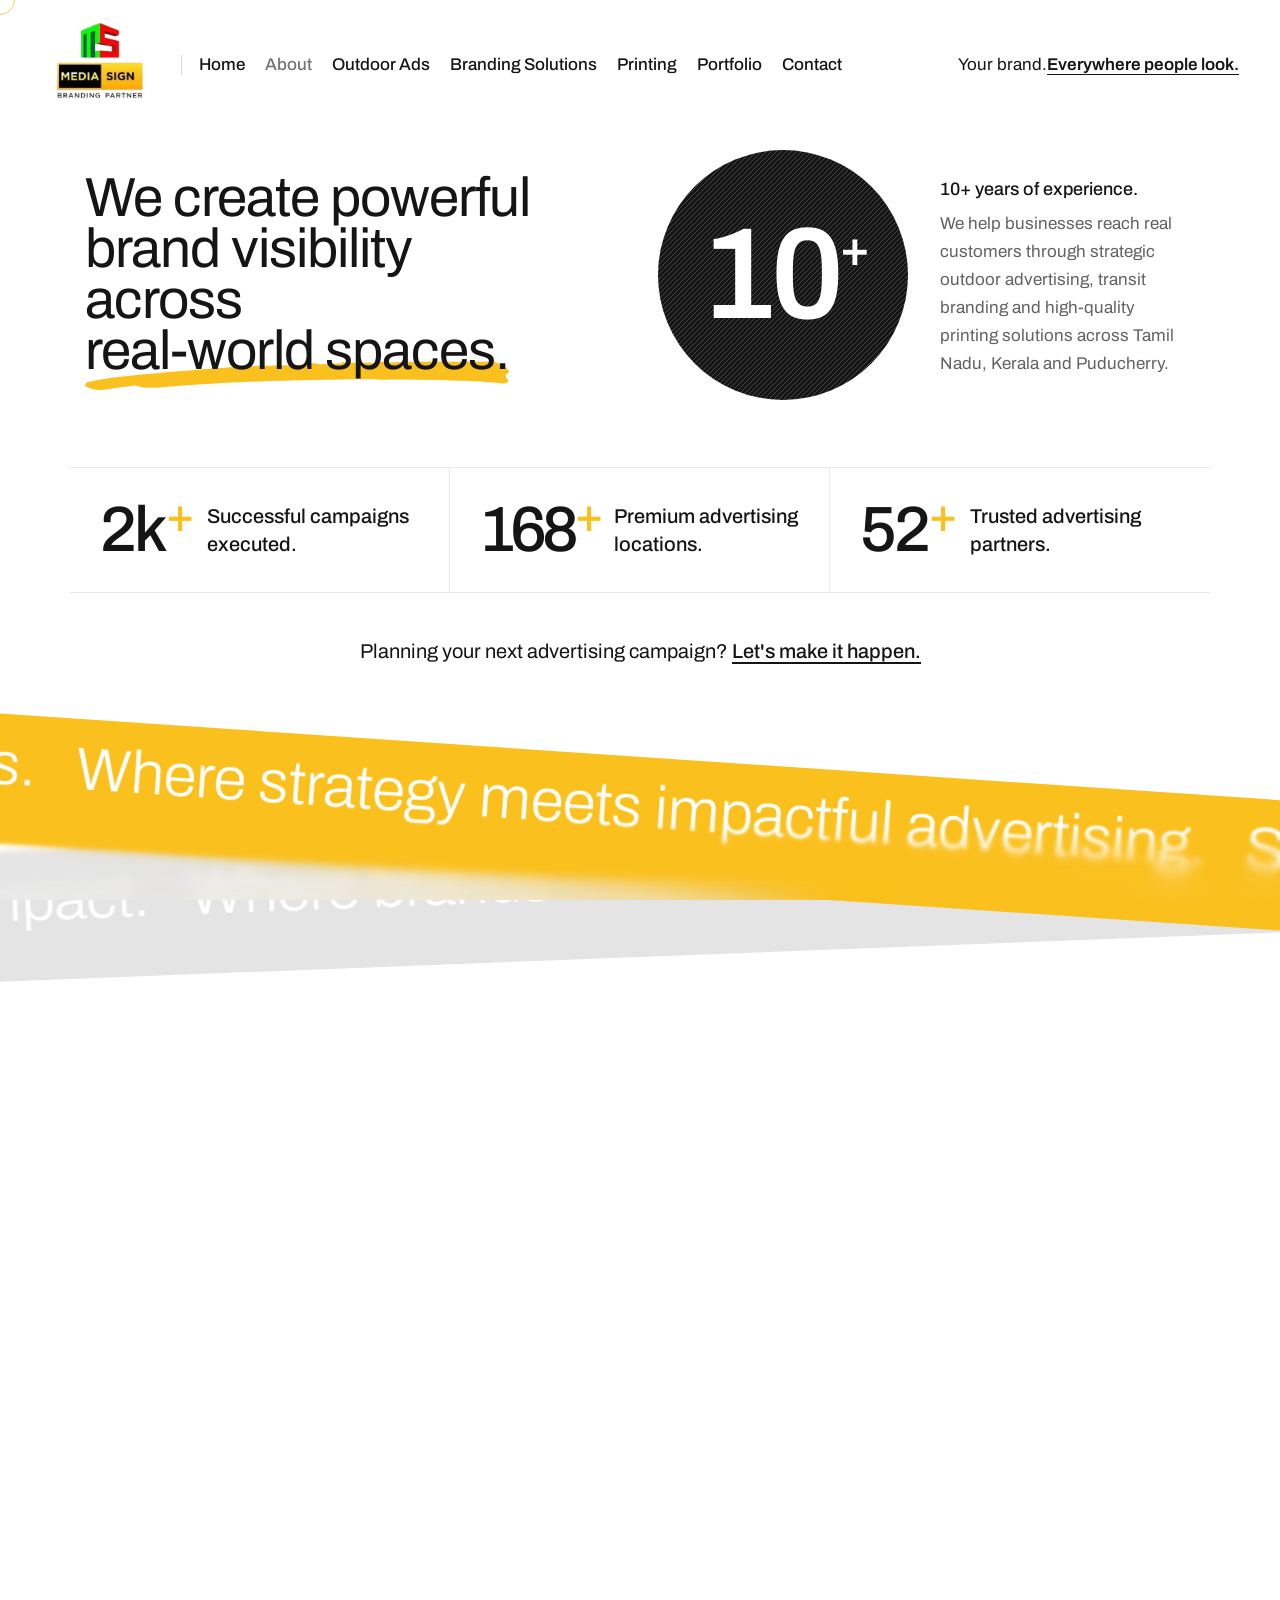
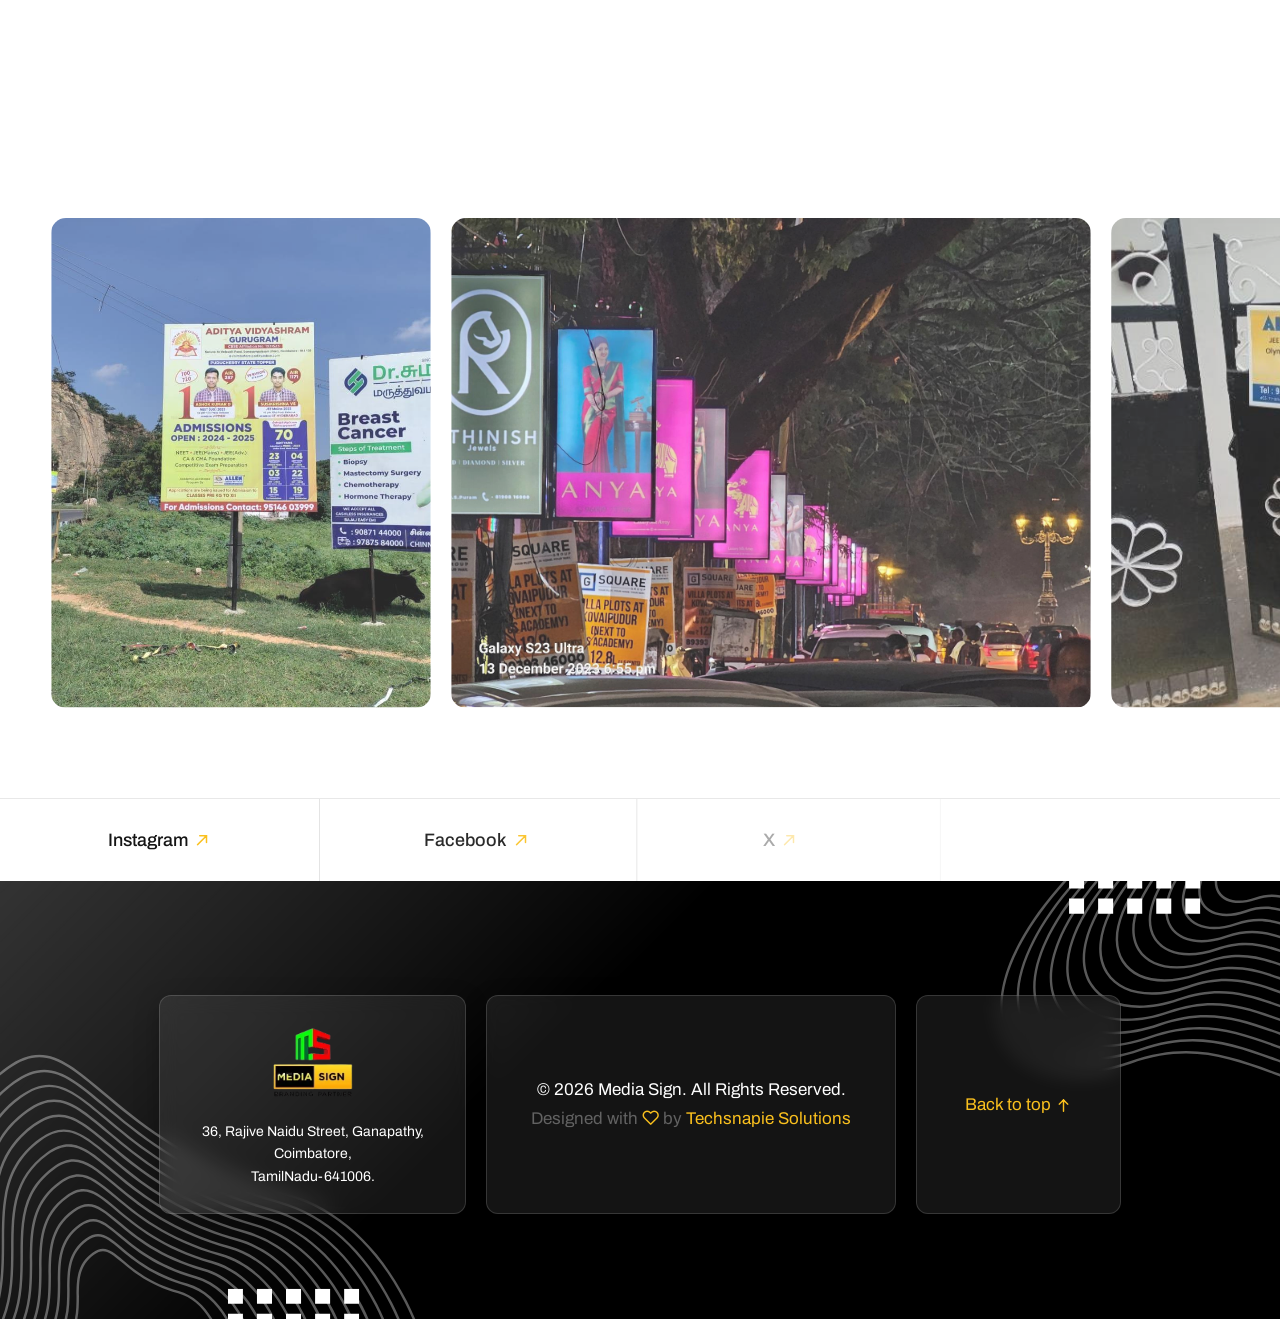
<file: demo-branding-studio-about.html>
﻿<!doctype html>
<html class="no-js" lang="en">
    <head>
        <title>Media Sign - About Us</title>
        <meta charset="utf-8">
        <meta http-equiv="X-UA-Compatible" content="IE=edge" />
        <meta name="author" content="Media Sign | Your Trusted Branding Partner" />
        <meta name="viewport" content="width=device-width,initial-scale=1.0" />
        <meta name="description" content="Boost your business visibility with Media Sign - specialists in outdoor advertising, corporate branding, flex printing and ATL marketing campaigns across Tamil Nadu, Kerala and Puducherry.">
        <meta name="keywords" content="how to advertise my business locally, advertising for new shop opening, marketing for new school admissions, real estate project promotion advertising, increase walk-in customers marketing, offline marketing services for business.">
        <!-- favicon icon -->
        <link rel="shortcut icon" href="images/Media-Sign-favicon.jpg">
        <link rel="apple-touch-icon" href="images/Media-Sign-favicon.jpg">
        <link rel="apple-touch-icon" sizes="72x72" href="images/Media-Sign-favicon.jpg">
        <link rel="apple-touch-icon" sizes="114x114" href="images/Media-Sign-favicon.jpg">
        <!-- google fonts preconnect -->
        <link rel="preconnect" href="https://fonts.googleapis.com" crossorigin>
        <link rel="preconnect" href="https://fonts.gstatic.com" crossorigin>
        <!-- style sheets and font icons  -->
        <link rel="stylesheet" href="css/vendors.min.css" />
        <link rel="stylesheet" href="css/icon.min.css" />
        <link rel="stylesheet" href="css/style.css"/>
        <link rel="stylesheet" href="css/responsive.css"/>
        <link rel="stylesheet" href="demos/branding-studio/branding-studio.css" />
    </head>
    <body data-mobile-nav-style="full-screen-menu" data-mobile-nav-bg-color="#2d2c2b" class="custom-cursor">
         <!-- start cursor -->
        <div class="cursor-page-inner">
            <div class="circle-cursor circle-cursor-inner"></div>
            <div class="circle-cursor circle-cursor-outer"></div>
        </div>
        <!-- end cursor -->
        <!-- start header -->
        <header class="header-with-topbar">
            <!-- start navigation -->
            <nav class="navbar navbar-expand-lg header-light glass-navbar">
                <div class="container-fluid">
                    <div class="col-auto">
                        <a class="navbar-brand" href="index.html" aria-label="logo">
                            <img src="images/Media-Sign-Logo.webp" data-at2x="images/Media-Sign-Logo.webp" alt="" class="default-logo">
                            <img src="images/Media-Sign-Logo.webp" data-at2x="images/Media-Sign-Logo.webp" alt="" class="alt-logo">
                            <img src="images/Media-Sign-Logo.webp" data-at2x="images/Media-Sign-Logo.webp" alt="" class="mobile-logo">
                        </a>
                    </div> 
                    <div class="col-auto menu-order left-nav">
                        <button class="navbar-toggler float-start" type="button" data-bs-toggle="collapse"
                                data-bs-target="#navbarNav" aria-controls="navbarNav" aria-label="Toggle navigation">
                            <span class="navbar-toggler-line"></span>
                            <span class="navbar-toggler-line"></span>
                            <span class="navbar-toggler-line"></span>
                            <span class="navbar-toggler-line"></span>
                        </button>
                        <div class="collapse navbar-collapse" id="navbarNav">
                            <ul class="navbar-nav">

    <li class="nav-item">
        <a href="index.html" class="nav-link">Home</a>
    </li>

    <li class="nav-item">
        <a href="demo-branding-studio-about.html" class="nav-link">About</a>
    </li>
    <li class="nav-item">
        <a href="demo-branding-studio-outdoor.html" class="nav-link">Outdoor Ads</a>
    </li>
    <li class="nav-item">
        <a href="demo-branding-studio-branding.html" class="nav-link">Branding Solutions</a>
    </li>
    <li class="nav-item">
        <a href="demo-branding-studio-printing.html" class="nav-link">Printing</a>
    </li>
   
    <!-- <li class="nav-item dropdown">
        <a href="demo-branding-studio-outdoor.html" class="nav-link dropdown-toggle" data-bs-toggle="dropdown">
            Outdoor Ads
        </a>
        <ul class="dropdown-menu">
            <li><a class="dropdown-item" href="demo-branding-studio-outdoor.html">Hoarding Boards</a></li>
            <li><a class="dropdown-item" href="demo-branding-studio-outdoor.html">Billboards</a></li>
            <li><a class="dropdown-item" href="demo-branding-studio-outdoor.html">Pole Kiosk Ads</a></li>
            <li><a class="dropdown-item" href="demo-branding-studio-outdoor.html">Bus Shelter Ads</a></li>
            <li><a class="dropdown-item" href="demo-branding-studio-outdoor.html">Traffic Signal Ads</a></li>
            <li><a class="dropdown-item" href="demo-branding-studio-outdoor.html">Theatre Ads</a></li>
            <li><a class="dropdown-item" href="demo-branding-studio-outdoor.html">Railway Ads</a></li>
        </ul>
    </li> 

    
    <li class="nav-item dropdown">
        <a href="demo-branding-studio-branding.html" class="nav-link dropdown-toggle" data-bs-toggle="dropdown">
            Branding Solutions
        </a>
        <ul class="dropdown-menu">
            <li><a class="dropdown-item" href="demo-branding-studio-branding.html">Mall Branding</a></li>
            <li><a class="dropdown-item" href="demo-branding-studio-branding.html">Apartment Campaigns</a></li>
            <li><a class="dropdown-item" href="demo-branding-studio-branding.html">Event Branding</a></li>
            <li><a class="dropdown-item" href="demo-branding-studio-branding.html">Retail Store Launch</a></li>
        </ul>
    </li>

   
    <li class="nav-item dropdown">
        <a href="demo-branding-studio-printing.html" class="nav-link dropdown-toggle" data-bs-toggle="dropdown">
            Printing
        </a>
        <ul class="dropdown-menu">
            <li><a class="dropdown-item" href="demo-branding-studio-printing.html">Flex Printing</a></li>
            <li><a class="dropdown-item" href="demo-branding-studio-printing.html">Sunpack Boards</a></li>
            <li><a class="dropdown-item" href="demo-branding-studio-printing.html">Sign Boards</a></li>
            <li><a class="dropdown-item" href="demo-branding-studio-printing.html">Banners</a></li>
        </ul>
    </li> -->

    <li class="nav-item">
        <a href="demo-branding-studio-projects.html" class="nav-link">Portfolio</a>
    </li>

    <li class="nav-item">
        <a href="demo-branding-studio-contact.html" class="nav-link">Contact</a>
    </li>

</ul>
                        </div>
                    </div>
                    <div class="col-auto ms-auto d-none d-lg-flex">
                        <div class="header-icon ">
                            <span class="text-dark-gray d-none d-xl-block">Your brand.<span class="text-decoration-line-bottom fw-600">Everywhere people look.</span></span>
                            
                        </div>
                    </div>
                </div>
            </nav>
            <!-- end navigation -->
        </header>
        <!-- end header -->
        <!-- start page title -->
        
        <!-- end page title -->
        <!-- start section -->
        
        <!-- end section -->
        
        <!-- start section -->
        <section class="py-01">
            <div class="container">
                <div class="row align-items-center mb-6 sm-mb-50px ">
                    <div class="col-xl-5 col-lg-5 md-mb-50px sm-mb-30px text-center text-md-start">
                        <h2 class="fw-490 text-dark-gray mb-0">We create powerful brand visibility across <span class="highlight-separator mb-0 pb-0" data-shadow-animation="true" data-animation-delay="500">real-world spaces.<span><img src="images/highlight-separator-updated.svg" alt=""></span></span></h2>
                    </div>
                    <div class="col-xl-6 col-lg-7 offset-xl-1 last-paragraph-no-margin">
                        <div class="row align-items-center">
                            <div class="col-xl-6 col-lg-6 col-md-5 position-relative atropos transform-3d sm-mb-30px text-center text-md-start text-lg-center" data-anime='{ "el": "childs", "translateY": [0, 0],"scale": [1.1, 1],"opacity": [0,1], "duration": 500, "delay": 200, "staggervalue": 300, "easing": "easeInSine" }'>
                                <div class="atropos d-inline-block" data-atropos data-atropos-perspective="500">
                                    <div class="atropos-scale">
                                        <div class="atropos-rotate">
                                            <div class="atropos-inner text-center overflow-visible">
                                                <div data-atropos-offset="-5" class="position-relative">
                                                    <span class="w-250px h-250px rounded-circle d-flex align-items-center justify-content-center bg-dark-gray bg-sliding-line-dark-gray">
                                                        <span class="fs-130 fw-600 ls-minus-6px text-white d-flex w-100 justify-content-center">10<sub class="fs-50">+</sub></span>
                                                    </span>
                                                </div>
                                            </div>
                                        </div>
                                    </div>
                                </div>
                            </div>
                            <div class="col-xl-6 col-lg-6 col-md-7 text-center text-md-start" data-anime='{ "el": "childs", "translateY": [-15, 0], "opacity": [0,1], "duration": 800, "delay": 200, "staggervalue": 300, "easing": "easeOutQuad" }'>
                                <span class="fs-18 lh-32 fw-500 text-dark-gray d-block mb-5px">10+ years of experience.</span>
                                <p>We help businesses reach real customers through strategic outdoor advertising, transit branding and high-quality printing solutions across Tamil Nadu, Kerala and Puducherry.</p>
                            </div>
                        </div>
                    </div>
                </div>
                <div class="row row-cols-1 row-cols-lg-3 border-top border-bottom border-color-transparent-dark-very-light">
                    <div class="col p-50px xl-p-30px lg-ps-20px lg-pe-20px border-end md-border-end-0 md-border-bottom border-color-transparent-dark-very-light">
                        <div class="d-flex flex-column flex-lg-row justify-content-center align-items-center">
                            <h2 class="h1 fw-500 ls-minus-3px text-dark-gray flex-shrink-0 mb-0 me-15px">2k<sup class="top-minus-20px text-base-color">+</sup></h2>
                            <span class="fs-20 fw-500 text-dark-gray d-block">Successful campaigns executed.</span>
                        </div>
                    </div>
                    <div class="col p-50px xl-p-30px lg-ps-20px lg-pe-20px border-end md-border-end-0 md-border-bottom border-color-transparent-dark-very-light">
                        <div class="d-flex flex-column flex-lg-row justify-content-center align-items-center">
                            <h2 class="h1 fw-500 ls-minus-5px text-dark-gray flex-shrink-0 mb-0 me-15px">168<sup class="top-minus-20px text-base-color">+</sup></h2>
                            <span class="fs-20 fw-500 text-dark-gray d-block">Premium advertising locations.</span>
                        </div>
                    </div>
                    <div class="col p-50px xl-p-30px lg-ps-20px lg-pe-20px">
                        <div class="d-flex flex-column flex-lg-row justify-content-center align-items-center">
                            <h2 class="h1 fw-500 ls-minus-3px text-dark-gray flex-shrink-0 mb-0 me-15px">52<sup class="top-minus-20px text-base-color">+</sup></h2>
                            <span class="fs-20 fw-500 text-dark-gray d-block">Trusted advertising partners.</span>
                        </div>
                    </div>
                </div>
                <div class="row mt-4 md-mt-50px">
                    <div class="col-12 text-center">
                        <span class="fs-20 text-dark-gray">Planning your next advertising campaign? <a href="demo-branding-studio-contact.html" class="text-dark-gray text-dark-gray-hover text-decoration-line-bottom border-2 border-color-dark-gray fw-500">Let's make it happen.</a></span>
                    </div>
                </div>
            </div>
        </section>
        <!-- end section -->
        <!-- start section -->
        <section class="position-relative overflow-hidden">
            <div class="container-fluid p-0">
                <div class="row g-0 position-relative">
                    <div class="col-12 marquee-rotate-down">
                        <div class="swiper swiper-width-auto text-center bg-base-color pt-10px pb-10px outside-box-right-1 outside-box-left-1" data-slider-options='{ "slidesPerView": "auto", "spaceBetween":40, "centeredSlides": true, "speed": 20000, "loop": true, "pagination": { "el": ".slider-four-slide-pagination-2", "clickable": false }, "allowTouchMove": false, "autoplay": { "delay":1, "disableOnInteraction": false }, "navigation": { "nextEl": ".slider-four-slide-next-2", "prevEl": ".slider-four-slide-prev-2" }, "keyboard": { "enabled": true, "onlyInViewport": true }, "effect": "slide" }'>
                            <div class="swiper-wrapper marquee-slide">
                                <!-- start slider item -->
                                <div class="swiper-slide">
                                    <div class="fs-60 fw-300 text-white pt-10px pb-10px">Crafting visibility that elevates brands.</div>
                                </div>
                                <!-- end slider item -->
                                <!-- start slider item -->
                                <div class="swiper-slide">
                                    <div class="fs-60 fw-300 text-white pt-10px pb-10px">Where strategy meets impactful advertising.</div>
                                </div>
                                <!-- end slider item -->
                                <!-- start slider item -->
                                <div class="swiper-slide">
                                    <div class="fs-60 fw-300 text-white pt-10px pb-10px">Shaping brand presence in the real world.</div>
                                </div>
                                <!-- end slider item -->
                                <!-- start slider item -->
                                <div class="swiper-slide">
                                    <div class="fs-60 fw-300 text-white pt-10px pb-10px">Transforming spaces into brand experiences.</div>
                                </div>
                                <!-- end slider item -->
                                 <!-- start slider item -->
                                <div class="swiper-slide">
                                    <div class="fs-60 fw-300 text-white pt-10px pb-10px">Strategic branding for brands that lead.</div>
                                </div>
                                <!-- end slider item -->
                                <!-- start slider item -->
                                <div class="swiper-slide">
                                    <div class="fs-60 fw-300 text-white pt-10px pb-10px">Elevating businesses through powerful visibility.</div>
                                </div>
                                <!-- end slider item -->
                                <!-- start slider item -->
                                <div class="swiper-slide">
                                    <div class="fs-60 fw-300 text-white pt-10px pb-10px">Designed for attention. Built for impact.</div>
                                </div>
                                <!-- end slider item -->
                                <!-- start slider item -->
                                <div class="swiper-slide">
                                    <div class="fs-60 fw-300 text-white pt-10px pb-10px">Where brands meet their audience.</div>
                                </div>
                                <!-- end slider item -->
                            </div> 
                        </div>
                    </div>                    
                    <div class="col-12 marquee-rotate-up z-index-minus-1">
                        <div class="swiper swiper-width-auto text-center bg-extra-medium-gray pt-10px pb-10px outside-box-right-1 outside-box-left-1" data-slider-options='{ "slidesPerView": "auto", "spaceBetween":40, "centeredSlides": true, "speed": 20000, "loop": true, "pagination": { "el": ".slider-four-slide-pagination-2", "clickable": false }, "allowTouchMove": false, "autoplay": { "delay":1, "disableOnInteraction": false, "reverseDirection": true }, "navigation": { "nextEl": ".slider-four-slide-next-2", "prevEl": ".slider-four-slide-prev-2" }, "keyboard": { "enabled": true, "onlyInViewport": true }, "effect": "slide" }'>
                            <div class="swiper-wrapper marquee-slide">
                                <!-- start slider item -->
                                <div class="swiper-slide">
                                    <div class="fs-60 fw-300 text-white pt-10px pb-10px">Crafting visibility that elevates brands.</div>
                                </div>
                                <!-- end slider item -->
                                <!-- start slider item -->
                                <div class="swiper-slide">
                                    <div class="fs-60 fw-300 text-white pt-10px pb-10px">Where strategy meets impactful advertising.</div>
                                </div>
                                <!-- end slider item -->
                                <!-- start slider item -->
                                <div class="swiper-slide">
                                    <div class="fs-60 fw-300 text-white pt-10px pb-10px">Shaping brand presence in the real world.</div>
                                </div>
                                <!-- end slider item -->
                                <!-- start slider item -->
                                <div class="swiper-slide">
                                    <div class="fs-60 fw-300 text-white pt-10px pb-10px">Transforming spaces into brand experiences.</div>
                                </div>
                                <!-- end slider item -->
                                 <!-- start slider item -->
                                <div class="swiper-slide">
                                    <div class="fs-60 fw-300 text-white pt-10px pb-10px">Strategic branding for brands that lead.</div>
                                </div>
                                <!-- end slider item -->
                                <!-- start slider item -->
                                <div class="swiper-slide">
                                    <div class="fs-60 fw-300 text-white pt-10px pb-10px">Elevating businesses through powerful visibility.</div>
                                </div>
                                <!-- end slider item -->
                                <!-- start slider item -->
                                <div class="swiper-slide">
                                    <div class="fs-60 fw-300 text-white pt-10px pb-10px">Designed for attention. Built for impact.</div>
                                </div>
                                <!-- end slider item -->
                                <!-- start slider item -->
                                <div class="swiper-slide">
                                    <div class="fs-60 fw-300 text-white pt-10px pb-10px">Where brands meet their audience.</div>
                                </div>
                                <!-- end slider item -->
                            </div> 
                        </div>
                    </div>
                </div>
            </div>
        </section>
        <!-- end section -->
        <!-- start section -->
        <section class="py-0">
            <div class="container">
                <div class="row justify-content-center mb-35px sm-mb-0">
                    <div class="col-lg-7 text-center" data-anime='{ "el": "childs", "translateY": [30, 0], "opacity": [0,1], "duration": 600, "delay":0, "staggervalue": 300, "easing": "easeOutQuad" }'>
                        <div class="fs-11 lh-26 fw-500 text-uppercase text-white bg-base-color border-radius-30px ps-15px pe-15px mb-20px d-inline-block">Valuable clients</div>
                        <h2 class="fw-500 text-dark-gray">Trusted by leading <span class="highlight-separator pb-0" data-shadow-animation="true" data-animation-delay="1500">reputed companies.<span><img src="images/highlight-separator-updated.svg" alt=""></span></span></h2>
                    </div>
                </div>
                <div class="row row-cols-1 row-cols-lg-4 row-cols-md-4 row-cols-sm-2 clients-style-04 z-index-9" data-anime='{ "translateY": [0, 0], "opacity": [0,1], "duration": 600, "delay":0, "staggervalue": 300, "easing": "easeOutQuad" }'>
                    <!-- start client item -->
                    <div class="col text-center border-end border-bottom border-color-transparent-dark-very-light xs-border-end-0 transition-inner-all pt-8 pb-8 md-pt-5 md-pb-5 sm-pt-30px sm-pb-30px">
                        <div class="client-box">
                            <a href="#"><img src="images/logo1.png" class="h-40px" alt="" /></a>
                        </div>
                    </div>
                    <!-- end client item -->
                    <!-- start client item -->
                    <div class="col text-center border-end border-bottom border-color-transparent-dark-very-light xs-border-end-0 transition-inner-all pt-8 pb-8 md-pt-5 md-pb-5 sm-pt-30px sm-pb-30px">
                        <div class="client-box">
                            <a href="#"><img src="images/logo2.png" class="h-40px" alt="" /></a>
                        </div>
                    </div>
                    <!-- end client item -->
                    <!-- start client item -->
                    <div class="col text-center border-end border-bottom border-color-transparent-dark-very-light xs-border-end-0 transition-inner-all pt-8 pb-8 md-pt-5 md-pb-5 sm-pt-30px sm-pb-30px">
                        <div class="client-box">
                            <a href="#"><img src="images/logo3.png" class="h-40px" alt="" /></a>
                        </div>
                    </div>
                    <!-- end client item -->
                    <!-- start client item -->
                    <div class="col text-center border-bottom border-color-transparent-dark-very-light xs-border-end-0 transition-inner-all pt-8 pb-8 md-pt-5 md-pb-5 sm-pt-30px sm-pb-30px">
                        <div class="client-box">
                            <a href="#"><img src="images/logo4.png" class="h-40px" alt="" /></a>
                        </div>
                    </div>
                    <!-- end client item -->
                    <!-- start client item -->
                    <div class="col text-center border-end border-color-transparent-dark-very-light xs-border-end-0 sm-border-bottom transition-inner-all pt-8 pb-8 md-pt-5 md-pb-5 sm-pt-30px sm-pb-30px">
                        <div class="client-box">
                            <a href="#"><img src="images/logo5.png" class="h-60px" alt="" /></a>
                        </div>
                    </div>
                    <!-- end client item -->
                    <!-- start client item -->
                    <div class="col text-center border-end border-color-transparent-dark-very-light xs-border-end-0 sm-border-bottom transition-inner-all pt-8 pb-8 md-pt-5 md-pb-5 sm-pt-30px sm-pb-30px">
                        <div class="client-box">
                            <a href="#"><img src="images/logo6.png" class="h-60px" alt="" /></a>
                        </div>
                    </div>
                    <!-- end client item -->
                    <!-- start client item -->
                    <div class="col text-center border-end border-color-transparent-dark-very-light xs-border-end-0 sm-border-bottom transition-inner-all pt-8 pb-8 md-pt-5 md-pb-5 sm-pt-30px sm-pb-30px">
                        <div class="client-box">
                            <a href="#"><img src="images/logo7.png" class="h-60px" alt="" /></a>
                        </div>
                    </div>
                    <!-- end client item -->
                    <!-- start client item -->
                    <div class="col text-center transition-inner-all pt-8 pb-8 md-pt-5 md-pb-5 sm-pt-30px sm-pb-30px">
                        <div class="client-box">
                            <a href="#"><img src="images/logo8.webp" class="h-60px" alt="" /></a>
                        </div>
                    </div>
                    <!-- end client item -->
                </div>
            </div>
        </section>
        <!-- end section -->
        <!-- start section --> 
        <section class="overflow-hidden ps-4 pe-4 sm-ps-15px sm-pe-15px">
            <div class="container-fluid p-0">
                <div class="row align-items-center g-0">
                    <div class="col-12" data-anime='{ "opacity": [0,1], "duration": 1200, "delay": 0, "staggervalue": 150, "easing": "easeOutQuad" }'>
                        <div class="outside-box-right-20">
                            <div class="swiper swiper-width-auto magic-cursor drag-cursor" data-slider-options='{ "slidesPerView": "auto", "spaceBetween": 20, "loop": true, "autoplay": { "delay": 3000, "disableOnInteraction": false }, "navigation": { "nextEl": ".slider-four-slide-next", "prevEl": ".slider-four-slide-prev" }, "keyboard": { "enabled": true, "onlyInViewport": true }, "effect": "slide" }'>
                                <div class="swiper-wrapper">
                                    <!-- start content carousal item -->
                                    <div class="swiper-slide">
                                        <img src="images/about1.svg" class="border-radius-15px sm-h-250px" alt="" />
                                    </div>
                                    <!-- end content carousal item -->
                                    <!-- start content carousal item -->
                                    <div class="swiper-slide">
                                        <img src="images/about2.svg" class="border-radius-15px sm-h-250px" alt="" />
                                    </div>
                                    <!-- end content carousal item -->
                                    <!-- start content carousal item -->
                                    <div class="swiper-slide">
                                        <img src="images/about3.svg" class="border-radius-15px sm-h-250px" alt="" />
                                    </div>
                                    <!-- end content carousal item -->
                                    <!-- start content carousal item -->
                                    <div class="swiper-slide">
                                        <img src="images/about4.svg" class="border-radius-15px sm-h-250px" alt="" />
                                    </div>
                                    <!-- end content carousal item -->
                                    <!-- start content carousal item -->
                                    <div class="swiper-slide">
                                        <img src="images/about5.svg" class="border-radius-15px sm-h-250px" alt="" />
                                    </div>
                                    <!-- end content carousal item -->
                                    <!-- start content carousal item -->
                                    <div class="swiper-slide">
                                        <img src="images/about6.svg" class="border-radius-15px sm-h-250px" alt="" />
                                    </div>
                                    <!-- end content carousal item -->
                                    <!-- start content carousal item -->
                                    <div class="swiper-slide">
                                        <img src="images/about7.svg" class="border-radius-15px sm-h-250px" alt="" />
                                    </div>
                                    <!-- end content carousal item -->
                                    <!-- start content carousal item -->
                                    <div class="swiper-slide">
                                        <img src="images/about8.svg" class="border-radius-15px sm-h-250px" alt="" />
                                    </div>
                                    <!-- end content carousal item -->
                                </div>
                            </div>
                        </div>
                    </div>
                </div>
            </div>
        </section>
        <!-- end section -->
        <!-- start section -->
        
        <!-- end section -->
        <!-- start section
        <section>
            <div class="container">
                <div class="row row-cols-1 row-cols-lg-3 row-cols-sm-2 transition-inner-all">
                     
                    <div class="col team-style-10 md-mb-30px" data-bottom-top="transform:scale(1, 1) translateY(-30px);" data-top-bottom="transform:scale(0.8, 0.8) translateY(30px);">
                        <figure class="mb-0 position-relative overflow-hidden">
                            <img src="https://placehold.co/480x605" alt="" />
                            <img src="https://placehold.co/480x605" class="hover-switch-image" alt="" />
                            <figcaption class="w-100 h-100 d-flex flex-wrap">
                                <div class="social-icon d-flex flex-column flex-shrink-1 mb-auto p-30px ms-auto">
                                    <a href="https://www.twitter.com/" target="_blank" class="text-white bg-dark-gray"><i class="fa-brands fa-twitter icon-small"></i></a>
                                </div>
                                <div class="team-member-strip w-100 mt-auto d-flex align-items-center pt-15px pb-15px ps-30px pe-30px bg-white">
                                    <span class="team-member-name fw-500 text-dark-gray fs-18">Jeremy dupont</span>
                                    <span class="member-designation fs-15 lh-20 ms-auto flex-shrink-0">Designer</span>
                                </div> 
                            </figcaption>
                        </figure>
                    </div>

                    <div class="col team-style-10 mt-2 md-mt-0 md-mb-30px" data-bottom-top="transform:scale(1, 1)" data-top-bottom="transform:scale(1.2, 1.2)">
                        <figure class="mb-0 position-relative overflow-hidden">
                            <img src="https://placehold.co/480x605" alt="" />
                            <img src="https://placehold.co/480x605" class="hover-switch-image" alt="" />
                            <figcaption class="w-100 h-100 d-flex flex-wrap">
                                <div class="social-icon d-flex flex-column flex-shrink-1 mb-auto p-30px ms-auto">
                                    <a href="https://www.facebook.com/" target="_blank" class="text-white bg-dark-gray"><i class="fa-brands fa-facebook-f icon-small"></i></a>
                                </div>
                                <div class="team-member-strip w-100 mt-auto d-flex align-items-center pt-15px pb-15px ps-30px pe-30px bg-white">
                                    <span class="team-member-name fw-500 text-dark-gray fs-18">Matthew taylor</span>
                                    <span class="member-designation fs-15 lh-20 ms-auto flex-shrink-0">Writer</span>
                                </div> 
                            </figcaption>
                        </figure>
                    </div>
                    
                    <div class="col team-style-10" data-bottom-top="transform:scale(1, 1) translateY(-30px);" data-top-bottom="transform:scale(0.8, 0.8) translateY(30px);">
                        <figure class="mb-0 position-relative overflow-hidden">
                            <img src="https://placehold.co/480x605" alt="" />
                            <img src="https://placehold.co/480x605" class="hover-switch-image" alt="" />
                            <figcaption class="w-100 h-100 d-flex flex-wrap">
                                <div class="social-icon d-flex flex-column flex-shrink-1 mb-auto p-30px ms-auto">
                                    <a href="https://www.instagram.com/" target="_blank" class="text-white bg-dark-gray"><i class="fa-brands fa-instagram icon-small"></i></a>
                                </div>
                                <div class="team-member-strip w-100 mt-auto d-flex align-items-center pt-15px pb-15px ps-30px pe-30px bg-white">
                                    <span class="team-member-name fw-500 text-dark-gray fs-18">Jessica dover</span>
                                    <span class="member-designation fs-15 lh-20 ms-auto flex-shrink-0">Designer</span>
                                </div> 
                            </figcaption>
                        </figure>
                    </div>
                    
                </div>
                <div class="row mt-7">
                    <div class="col-12 text-center">
                        <span class="fs-20 text-dark-gray">Our nearly 350+ creative team members are ready to help now. <a href="demo-branding-studio-contact.html" class="text-dark-gray text-dark-gray-hover text-decoration-line-bottom border-2 border-color-dark-gray fw-500">Contact us now!</a></span>
                    </div>
                </div>
            </div>
        </section>
        end section -->
        <!-- start section -->
        <section class="p-0">
            <div class="container-fluid p-0">
                <div class="row g-0">
                    <div class="col-12 elements-social social-icon-style-11">
                        <ul class="fs-18 dark border-top border-color-transparent-dark-very-light" data-anime='{ "el": "childs", "translateX": [-30, 0], "opacity": [0,1], "duration": 600, "delay": 0, "staggervalue": 300, "easing": "easeOutQuad" }'>
                            <li>
                                <a class="instagram" href="https://www.instagram.com" target="_blank">
                                    <span class="fw-500">Instagram</span>
                                    <i class="feather icon-feather-arrow-up-right text-base-color ms-5px"></i>
                                </a> 
                            </li>
                            <li>
                                <a class="facebook" href="https://www.facebook.com/" target="_blank">
                                    <span class="fw-500">Facebook</span>
                                    <i class="feather icon-feather-arrow-up-right text-base-color ms-5px"></i>
                                </a>
                            </li>
                            <li>
                                <a class="twitter" href="https://www.x.com" target="_blank">
                                    <span class="fw-500">X</span>
                                    <i class="feather icon-feather-arrow-up-right text-base-color ms-5px"></i>
                                </a>
                            </li>
                            <li>
                                <a class="youtube" href="https://www.youtube.com" target="_blank">
                                    <span class="fw-500">YouTube</span>
                                    <i class="feather icon-feather-arrow-up-right text-base-color ms-5px"></i>
                                </a> 
                            </li>
                            
                        </ul>
                    </div>
                </div>
            </div>
        </section>
        <!-- end section -->
        <!-- start footer -->
        <footer class="ps-4 pe-4 xxl-pe-2 xxl-ps-2 lg-pe-0 lg-ps-0 cover-background sm-pt-40px sm-pb-30px" style="background-image: url('images/footer-banner.svg')">
            <div class="container-fluid">
                
                <div class="row justify-content-center pt-2 text-center text-md-start">
                    <!-- start footer logo -->
                    <div class="col-xl-3 col-md-6 lg-mb-30px glass-footer-card">
    
    <div class="footer-contact d-flex align-items-center justify-content-center gap-15px flex-wrap text-center">
        
        <a href="index.html" class="footer-logo d-inline-block" aria-label="logo">
            <img src="images/Media-Sign-Logo.webp" data-at2x="images/Media-Sign-Logo.webp" alt="">
        </a>

        <p class="mb-0 text-white">
            36, Rajive Naidu Street, Ganapathy, Coimbatore,<br>
            TamilNadu-641006.
        </p>

    </div>

</div>
                    <!-- end footer address -->
                    <!-- start footer social 
                    <div class="col-xl-2 col-md-4">
                        <ul>
                            <li><a href="demo-branding-studio-outdoor.html">Outdoor Ads</a></li>
                            <li><a href="demo-branding-studio-branding.html">Branding Solutions</a></li>
                            <li><a href="demo-branding-studio-printing.html">Printing</a></li>
                        </ul>
                    </div>
                     end footer social -->
                    
                    <!-- start footer menu -->
                    
                     <!-- start footer company info -->
                    <div class="col-xl-4 col-md-4 last-paragraph-no-margin lg-mb-30px glass-footer-card">
                        <p class="w-90 xxl-w-100 lg-w-80 md-w-100"><span class="text-white mb-5px d-block">© 2026 Media Sign. All Rights Reserved.</span>Designed with <i class="feather icon-feather-heart text-base-color"></i> by <a href="https://www.techsnapie.com/" target="_blank" class="text-base-color">Techsnapie Solutions</a></p>
                    </div>
                    <!-- end footer company info -->
                    <!-- start footer back to top -->
                    <div class="col-xl-2 col-md-4 last-paragraph-no-margin lg-mb-30px glass-footer-card">
                        <a class="scroll-top text-base-color" aria-label="scroll" href="#">Back to top <i class="feather icon-feather-arrow-up text-base-color align-middle"></i></a>
                    </div>
                    <!-- end footer back to top -->
                </div>
            </div>
        </footer>
        <!-- end footer -->
        <!-- start crafto progressive blur -->
       <div class="crafto-progressive-blur crafto-progressive-blur-bottom" blur-bottom="yes" style="--progressive-blur-height:15vh"></div>
        <!-- end crafto progressive blur -->
        <!-- javascript libraries -->
        <script type="text/javascript" src="js/jquery.js"></script>
        <script type="text/javascript" src="js/vendors.min.js"></script>
        <script type="text/javascript" src="js/main.js"></script>
    </body>
</html>
</file>
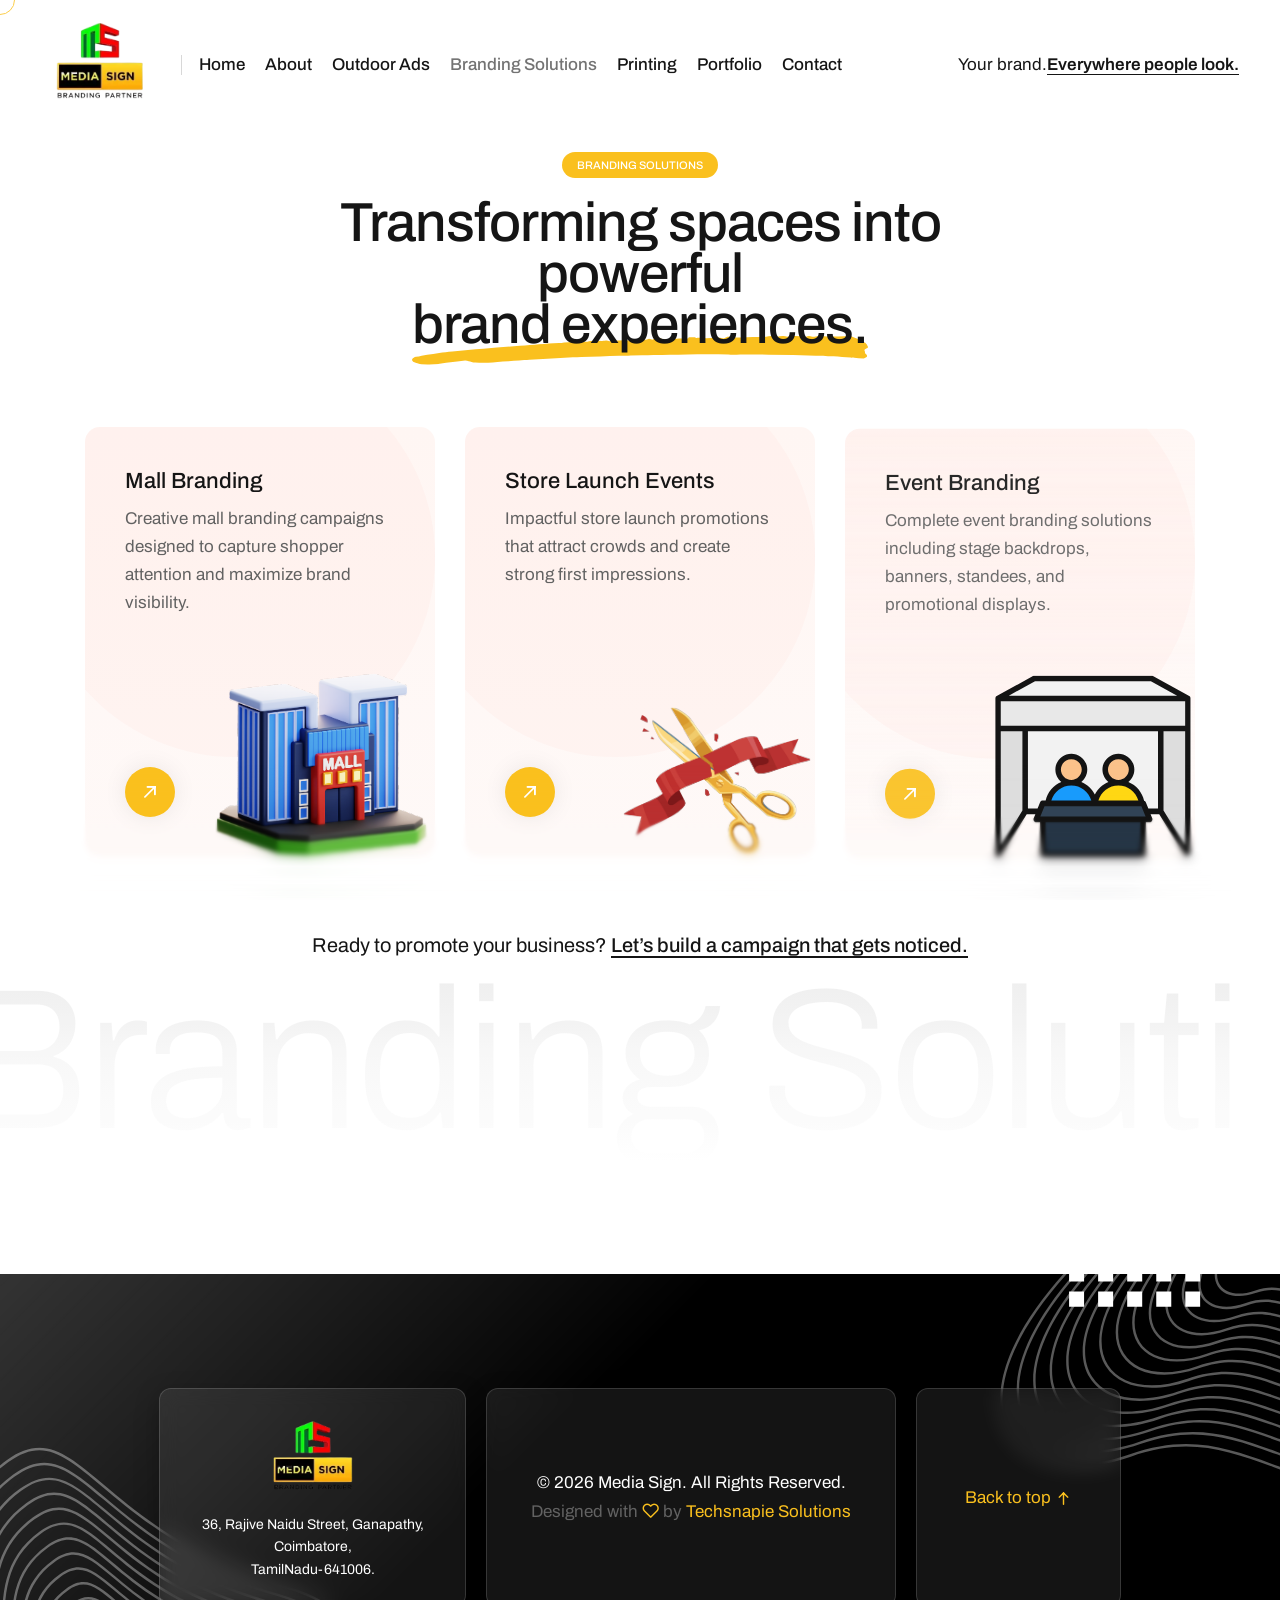
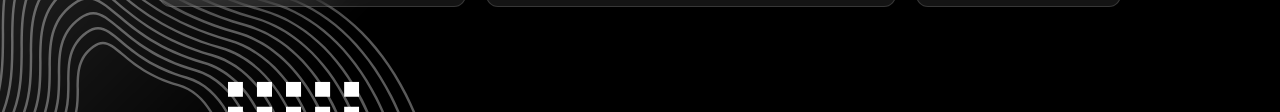
<file: demo-branding-studio-branding.html>
<!doctype html>
<html class="no-js" lang="en">
    <head>
        <title>Media Sign - Branding Solutions</title>
        <meta charset="utf-8">
        <meta http-equiv="X-UA-Compatible" content="IE=edge" />
        <meta name="author" content="Media Sign | Your Trusted Branding Partner" />
        <meta name="viewport" content="width=device-width,initial-scale=1.0" />
        <meta name="description" content="Boost your business visibility with Media Sign - specialists in outdoor advertising, corporate branding, flex printing and ATL marketing campaigns across Tamil Nadu, Kerala and Puducherry.">
        <meta name="keywords" content="flex printing in coimbatore, banner printing services coimbatore, sign board makers in coimbatore, sunpack board printing, canopy printing services, vinyl printing services, poster printing and pasting service,
         commercial signage company, mall branding services, apartment promotion activities, school admission marketing campaign, hospital marketing promotion, retail store opening promotion, event promotion company, brand activation agency">
        <!-- favicon icon -->
        <link rel="shortcut icon" href="images/Media-Sign-favicon.jpg">
        <link rel="apple-touch-icon" href="images/Media-Sign-favicon.jpg">
        <link rel="apple-touch-icon" sizes="72x72" href="images/Media-Sign-favicon.jpg">
        <link rel="apple-touch-icon" sizes="114x114" href="images/Media-Sign-favicon.jpg">
        <!-- google fonts preconnect -->
        <link rel="preconnect" href="https://fonts.googleapis.com" crossorigin>
        <link rel="preconnect" href="https://fonts.gstatic.com" crossorigin>
        <!-- style sheets and font icons  -->
        <link rel="stylesheet" href="css/vendors.min.css" />
        <link rel="stylesheet" href="css/icon.min.css" />
        <link rel="stylesheet" href="css/style.css"/>
        <link rel="stylesheet" href="css/responsive.css"/>
        <link rel="stylesheet" href="demos/branding-studio/branding-studio.css" />
    </head>
    <body data-mobile-nav-style="full-screen-menu" data-mobile-nav-bg-color="#2d2c2b" class="custom-cursor">
        <!-- start cursor -->
        <div class="cursor-page-inner">
            <div class="circle-cursor circle-cursor-inner"></div>
            <div class="circle-cursor circle-cursor-outer"></div>
        </div>
        <!-- end cursor -->
       <!-- start header -->
        <header class="header-with-topbar">
            <!-- start navigation -->
            <nav class="navbar navbar-expand-lg header-light glass-navbar">
                <div class="container-fluid">
                    <div class="col-auto">
                        <a class="navbar-brand" href="index.html" aria-label="logo">
                            <img src="images/Media-Sign-Logo.webp" data-at2x="images/Media-Sign-Logo.webp" alt="" class="default-logo">
                            <img src="images/Media-Sign-Logo.webp" data-at2x="images/Media-Sign-Logo.webp" alt="" class="alt-logo">
                            <img src="images/Media-Sign-Logo.webp" data-at2x="images/Media-Sign-Logo.webp" alt="" class="mobile-logo">
                        </a>
                    </div> 
                    <div class="col-auto menu-order left-nav">
                        <button class="navbar-toggler float-start" type="button" data-bs-toggle="collapse"
                                data-bs-target="#navbarNav" aria-controls="navbarNav" aria-label="Toggle navigation">
                            <span class="navbar-toggler-line"></span>
                            <span class="navbar-toggler-line"></span>
                            <span class="navbar-toggler-line"></span>
                            <span class="navbar-toggler-line"></span>
                        </button>
                        <div class="collapse navbar-collapse" id="navbarNav">
                            <ul class="navbar-nav">

    <li class="nav-item">
        <a href="index.html" class="nav-link">Home</a>
    </li>

    <li class="nav-item">
        <a href="demo-branding-studio-about.html" class="nav-link">About</a>
    </li>
    <li class="nav-item">
        <a href="demo-branding-studio-outdoor.html" class="nav-link">Outdoor Ads</a>
    </li>
    <li class="nav-item">
        <a href="demo-branding-studio-branding.html" class="nav-link">Branding Solutions</a>
    </li>
    <li class="nav-item">
        <a href="demo-branding-studio-printing.html" class="nav-link">Printing</a>
    </li>
   
    <!-- <li class="nav-item dropdown">
        <a href="demo-branding-studio-outdoor.html" class="nav-link dropdown-toggle" data-bs-toggle="dropdown">
            Outdoor Ads
        </a>
        <ul class="dropdown-menu">
            <li><a class="dropdown-item" href="demo-branding-studio-outdoor.html">Hoarding Boards</a></li>
            <li><a class="dropdown-item" href="demo-branding-studio-outdoor.html">Billboards</a></li>
            <li><a class="dropdown-item" href="demo-branding-studio-outdoor.html">Pole Kiosk Ads</a></li>
            <li><a class="dropdown-item" href="demo-branding-studio-outdoor.html">Bus Shelter Ads</a></li>
            <li><a class="dropdown-item" href="demo-branding-studio-outdoor.html">Traffic Signal Ads</a></li>
            <li><a class="dropdown-item" href="demo-branding-studio-outdoor.html">Theatre Ads</a></li>
            <li><a class="dropdown-item" href="demo-branding-studio-outdoor.html">Railway Ads</a></li>
        </ul>
    </li> 

    
    <li class="nav-item dropdown">
        <a href="demo-branding-studio-branding.html" class="nav-link dropdown-toggle" data-bs-toggle="dropdown">
            Branding Solutions
        </a>
        <ul class="dropdown-menu">
            <li><a class="dropdown-item" href="demo-branding-studio-branding.html">Mall Branding</a></li>
            <li><a class="dropdown-item" href="demo-branding-studio-branding.html">Apartment Campaigns</a></li>
            <li><a class="dropdown-item" href="demo-branding-studio-branding.html">Event Branding</a></li>
            <li><a class="dropdown-item" href="demo-branding-studio-branding.html">Retail Store Launch</a></li>
        </ul>
    </li>

   
    <li class="nav-item dropdown">
        <a href="demo-branding-studio-printing.html" class="nav-link dropdown-toggle" data-bs-toggle="dropdown">
            Printing
        </a>
        <ul class="dropdown-menu">
            <li><a class="dropdown-item" href="demo-branding-studio-printing.html">Flex Printing</a></li>
            <li><a class="dropdown-item" href="demo-branding-studio-printing.html">Sunpack Boards</a></li>
            <li><a class="dropdown-item" href="demo-branding-studio-printing.html">Sign Boards</a></li>
            <li><a class="dropdown-item" href="demo-branding-studio-printing.html">Banners</a></li>
        </ul>
    </li> -->

    <li class="nav-item">
        <a href="demo-branding-studio-projects.html" class="nav-link">Portfolio</a>
    </li>

    <li class="nav-item">
        <a href="demo-branding-studio-contact.html" class="nav-link">Contact</a>
    </li>

</ul>
                        </div>
                    </div>
                    <div class="col-auto ms-auto d-none d-lg-flex">
                        <div class="header-icon ">
                            <span class="text-dark-gray d-none d-xl-block">Your brand.<span class="text-decoration-line-bottom fw-600">Everywhere people look.</span></span>
                            
                        </div>
                    </div>
                </div>
            </nav>
            <!-- end navigation -->
        </header>
        <!-- end header -->
        <!-- start page title -->
        
        <!-- end page title -->
        <!-- start section -->
        
        <!-- end section -->
        <!-- start section -->
        
        <!-- end section -->
        <!-- start section -->
        <section class="py-03">
            <div class="container">
                <div class="row justify-content-center mb-45px md-mb-30px">
                    <div class="col-xl-7 col-lg-8 text-center" data-anime='{ "el": "childs", "translateY": [30, 0], "opacity": [0,1], "duration": 600, "delay":0, "staggervalue": 300, "easing": "easeOutQuad" }'>
                        <div class="fs-11 lh-26 fw-500 text-uppercase text-white bg-base-color border-radius-30px ps-15px pe-15px mb-20px d-inline-block">Branding Solutions</div>
                        <h2 class="fw-500 text-dark-gray">Transforming spaces into powerful <span class="highlight-separator pb-0" data-shadow-animation="true" data-animation-delay="1500">brand experiences.<span><img src="images/highlight-separator-updated.svg" alt=""></span></span></h2>
                    </div>
                </div>
                <div class="row row-cols-1 row-cols-lg-3 row-cols-sm-2 justify-content-center" data-anime='{ "el": "childs", "translateY": [20, 0], "opacity": [0,1], "duration": 600, "delay": 300, "staggervalue": 300, "easing": "easeOutQuad" }'>
                    <!-- start services box style -->
                    <div class="col services-box-style-08 mb-30px">
                        <div class="bg-gradient-misty-rose box-shadow-quadruple-large-hover border-radius-15px position-relative overflow-hidden pe-50px ps-50px pt-40px pb-40px xl-p-40px lg-p-30px md-p-40px xs-p-30px h-430px d-flex">
                            <span class="bg-bright-turquoise h-400px w-400px border-radius-100 opacity-2 d-inline-block position-absolute left-minus-50px top-minus-70px z-index-0"></span>
                            <div class="position-relative z-index-1 d-flex flex-column">
                                <a href="demo-branding-studio-contact.html" class="fs-22 fw-500 text-dark-gray d-block mb-10px">Mall Branding</a>
                                <p class="w-90 xl-w-100">Creative mall branding campaigns designed to capture shopper attention and maximize brand visibility.</p>
                                <a href="demo-branding-studio-contact.html" class="mt-auto h-50px w-50px rounded-circle bg-base-color d-flex align-items-center justify-content-center box-shadow-large box-shadow-hover" aria-label="link"><i class="feather icon-feather-arrow-up-right fs-20 text-white"></i></a>
                            </div>
                            <img class="position-absolute right-0px bottom-0px" src="images/mall-branding.svg" alt="">
                        </div>
                    </div>
                    <!-- end services box style -->
                    <!-- start services box style -->
                    <div class="col services-box-style-08 mb-30px">
                        <div class="bg-gradient-misty-rose box-shadow-quadruple-large-hover border-radius-15px position-relative overflow-hidden pe-50px ps-50px pt-40px pb-40px xl-p-40px lg-p-30px md-p-40px xs-p-30px h-430px d-flex">
                            <span class="bg-bright-turquoise h-400px w-400px border-radius-100 opacity-2 d-inline-block position-absolute left-minus-50px top-minus-70px z-index-0"></span>
                            <div class="position-relative z-index-1 d-flex flex-column">
                                <a href="demo-branding-studio-contact.html" class="fs-22 fw-500 text-dark-gray d-block mb-10px">Store Launch Events</a>
                                <p class="w-90 xl-w-100">Impactful store launch promotions that attract crowds and create strong first impressions.</p>
                                <a href="demo-branding-studio-contact.html" class="mt-auto h-50px w-50px rounded-circle bg-base-color d-flex align-items-center justify-content-center box-shadow-large box-shadow-hover" aria-label="link"><i class="feather icon-feather-arrow-up-right fs-20 text-white"></i></a>
                            </div>
                            <img class="position-absolute right-0px bottom-0px" src="images/launch-event.svg" alt="">
                        </div>
                    </div>
                    <!-- end services box style -->
                    <!-- start services box style -->
                    <div class="col services-box-style-08 mb-30px">
                        <div class="bg-gradient-misty-rose box-shadow-quadruple-large-hover border-radius-15px position-relative overflow-hidden pe-50px ps-50px pt-40px pb-40px xl-p-40px lg-p-30px md-p-40px xs-p-30px h-430px d-flex">
                            <span class="bg-bright-turquoise h-400px w-400px border-radius-100 opacity-2 d-inline-block position-absolute left-minus-50px top-minus-70px z-index-0"></span>
                            <div class="position-relative z-index-1 d-flex flex-column">
                                <a href="demo-branding-studio-contact.html" class="fs-22 fw-500 text-dark-gray d-block mb-10px">Event Branding</a>
                                <p class="w-90 xl-w-100">Complete event branding solutions including stage backdrops, banners, standees, and promotional displays.</p>
                                <a href="demo-branding-studio-contact.html" class="mt-auto h-50px w-50px rounded-circle bg-base-color d-flex align-items-center justify-content-center box-shadow-large box-shadow-hover" aria-label="link"><i class="feather icon-feather-arrow-up-right fs-20 text-white"></i></a>
                            </div>
                            <img class="position-absolute right-0px bottom-0px" src="images/event-branding.svg" alt="">
                        </div>
                    </div>
                    <!-- end services box style -->
                   
                </div>
                <div class="row mt-4 md-mt-50px">
                    <div class="col-12 text-center">
                        <span class="fs-20 text-dark-gray">Ready to promote your business? <a href="demo-branding-studio-contact.html" class="text-dark-gray text-dark-gray-hover text-decoration-line-bottom border-2 border-color-dark-gray fw-500">Let’s build a campaign that gets noticed.</a></span>
                    </div>
                </div>
            </div>
        </section>
        <!-- end section -->
        <!-- start section -->
        
        <!-- end section -->
        <!-- start section -->
        
        <!-- end section -->
        <!-- start section -->
        <section class="pt-0 pb-30px overflow-hidden">
            <div class="container-fluid p-0">
                <div class="row g-0">
                    <div class="col-12 text-center opacity-8">
                        <div class="fs-200 lh-200 lg-fs-150 sm-w-100 fw-300 ls-minus-3px text-gradient-light-gray-white text-white-space-nowrap" data-bottom-top="transform: translate3d(-50px, 0px, 0px);" data-top-bottom="transform: translate3d(50px, 0px, 0px);">Branding Solutions</div>
                    </div>
                </div>
            </div>
        </section>
        <!-- end section -->
        <!-- start section -->
        <section class="p-0">
            <div class="container-fluid p-0">
                <div class="row g-0">
                    <div class="col-12 elements-social social-icon-style-11">
                        <ul class="fs-18 dark border-top border-color-transparent-dark-very-light" data-anime='{ "el": "childs", "translateX": [-30, 0], "opacity": [0,1], "duration": 600, "delay": 0, "staggervalue": 300, "easing": "easeOutQuad" }'>
                            <li>
                                <a class="instagram" href="https://www.instagram.com" target="_blank">
                                    <span class="fw-500">Instagram</span>
                                    <i class="feather icon-feather-arrow-up-right text-base-color ms-5px"></i>
                                </a> 
                            </li>
                            <li>
                                <a class="facebook" href="https://www.facebook.com/" target="_blank">
                                    <span class="fw-500">Facebook</span>
                                    <i class="feather icon-feather-arrow-up-right text-base-color ms-5px"></i>
                                </a>
                            </li>
                            <li>
                                <a class="twitter" href="https://www.x.com" target="_blank">
                                    <span class="fw-500">X</span>
                                    <i class="feather icon-feather-arrow-up-right text-base-color ms-5px"></i>
                                </a>
                            </li>
                            <li>
                                <a class="youtube" href="https://www.youtube.com" target="_blank">
                                    <span class="fw-500">YouTube</span>
                                    <i class="feather icon-feather-arrow-up-right text-base-color ms-5px"></i>
                                </a> 
                            </li>
                            
                        </ul>
                    </div>
                </div>
            </div>
        </section>
        <!-- end section -->
        <!-- start footer -->
        <footer class="ps-4 pe-4 xxl-pe-2 xxl-ps-2 lg-pe-0 lg-ps-0 cover-background sm-pt-40px sm-pb-30px" style="background-image: url('images/footer-banner.svg')">
            <div class="container-fluid">
                
                <div class="row justify-content-center pt-2 text-center text-md-start">
                    <!-- start footer logo -->
                    <div class="col-xl-3 col-md-6 lg-mb-30px glass-footer-card">
    
    <div class="footer-contact d-flex align-items-center justify-content-center gap-15px flex-wrap text-center">
        
        <a href="index.html" class="footer-logo d-inline-block" aria-label="logo">
            <img src="images/Media-Sign-Logo.webp" data-at2x="images/Media-Sign-Logo.webp" alt="">
        </a>

        <p class="mb-0 text-white">
            36, Rajive Naidu Street, Ganapathy, Coimbatore,<br>
            TamilNadu-641006.
        </p>

    </div>

</div>
                    <!-- end footer address -->
                    <!-- start footer social 
                    <div class="col-xl-2 col-md-4">
                        <ul>
                            <li><a href="demo-branding-studio-outdoor.html">Outdoor Ads</a></li>
                            <li><a href="demo-branding-studio-branding.html">Branding Solutions</a></li>
                            <li><a href="demo-branding-studio-printing.html">Printing</a></li>
                        </ul>
                    </div>
                     end footer social -->
                    
                    <!-- start footer menu -->
                    
                     <!-- start footer company info -->
                    <div class="col-xl-4 col-md-4 last-paragraph-no-margin lg-mb-30px glass-footer-card">
                        <p class="w-90 xxl-w-100 lg-w-80 md-w-100"><span class="text-white mb-5px d-block">© 2026 Media Sign. All Rights Reserved.</span>Designed with <i class="feather icon-feather-heart text-base-color"></i> by <a href="https://www.techsnapie.com/" target="_blank" class="text-base-color">Techsnapie Solutions</a></p>
                    </div>
                    <!-- end footer company info -->
                    <!-- start footer back to top -->
                    <div class="col-xl-2 col-md-4 last-paragraph-no-margin lg-mb-30px glass-footer-card">
                        <a class="scroll-top text-base-color" aria-label="scroll" href="#">Back to top <i class="feather icon-feather-arrow-up text-base-color align-middle"></i></a>
                    </div>
                    <!-- end footer back to top -->
                </div>
            </div>
        </footer>
        <!-- end footer -->
        <!-- start crafto progressive blur -->
        <div class="crafto-progressive-blur crafto-progressive-blur-bottom" blur-bottom="yes" style="--progressive-blur-height:15vh"></div>
        <!-- end crafto progressive blur -->
        <!-- javascript libraries -->
        <script type="text/javascript" src="js/jquery.js"></script>
        <script type="text/javascript" src="js/vendors.min.js"></script>
        <script type="text/javascript" src="js/main.js"></script>
    </body>
</html>
</file>
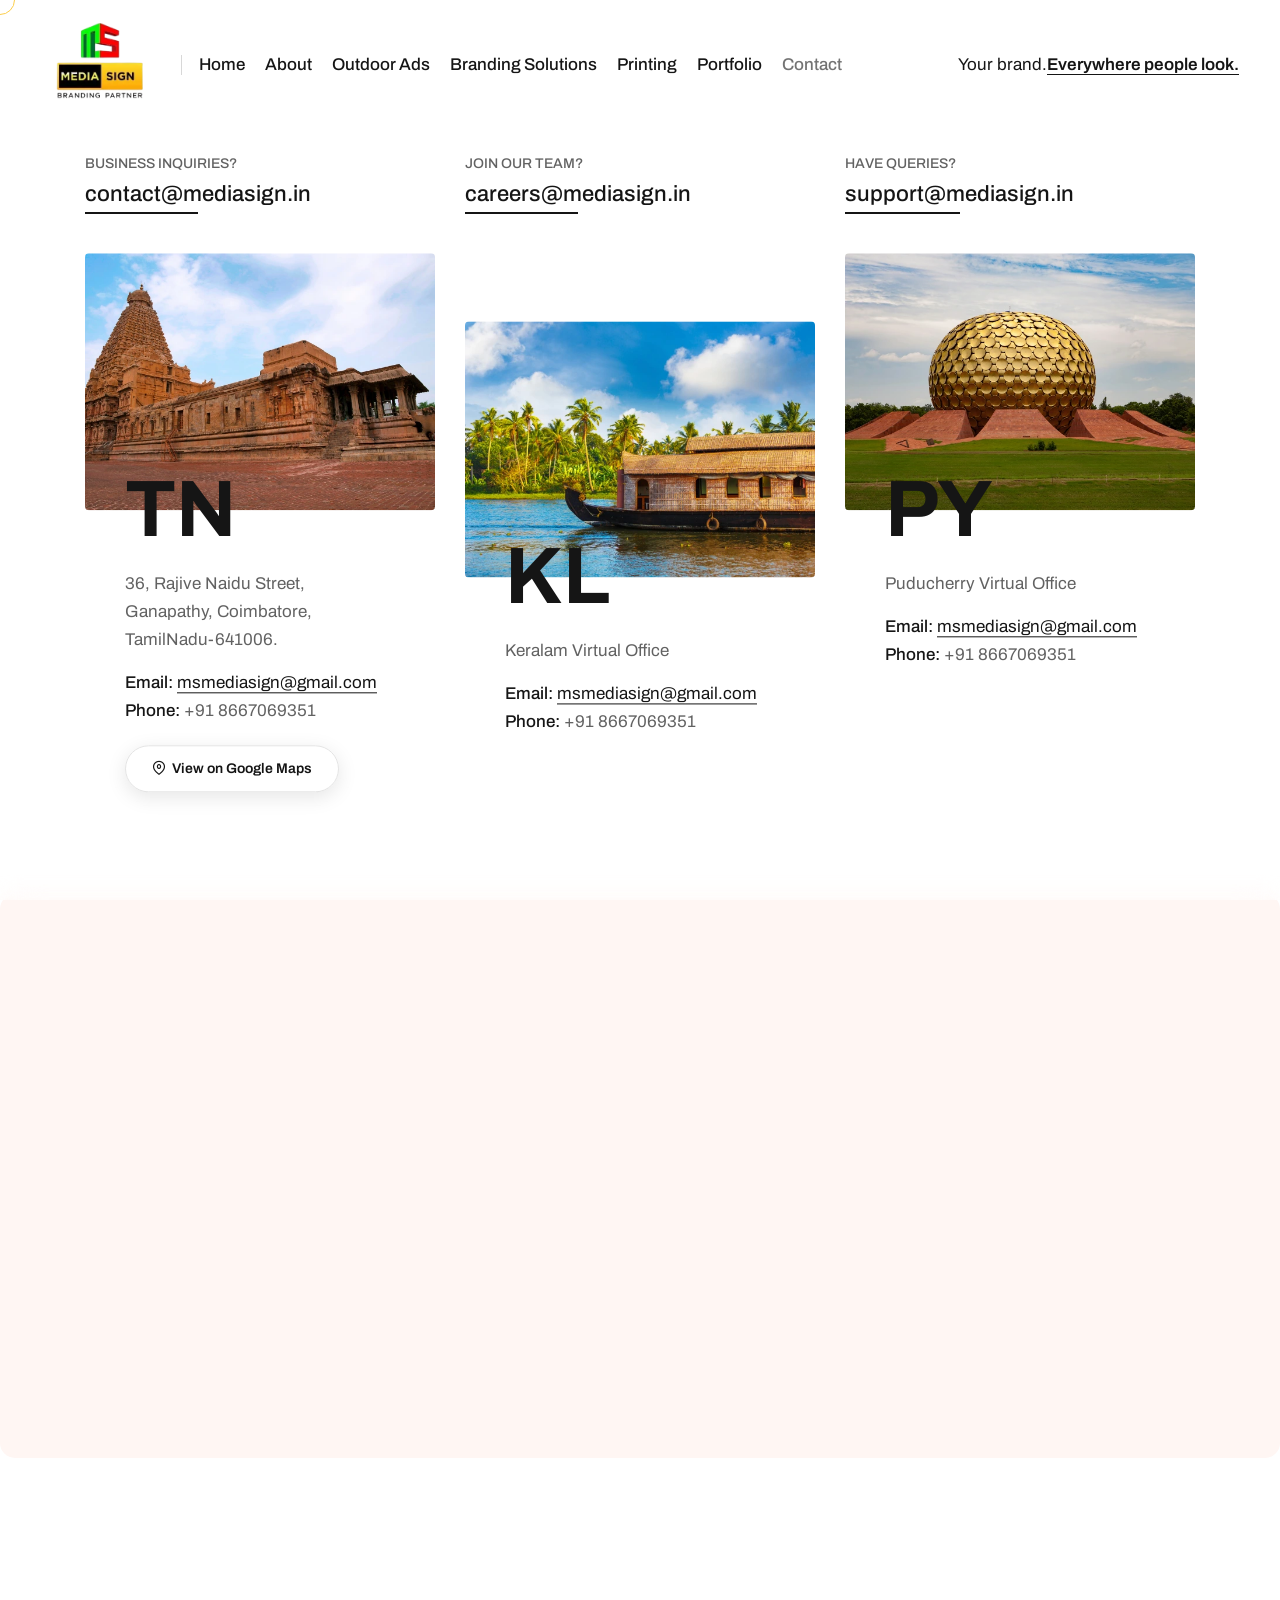
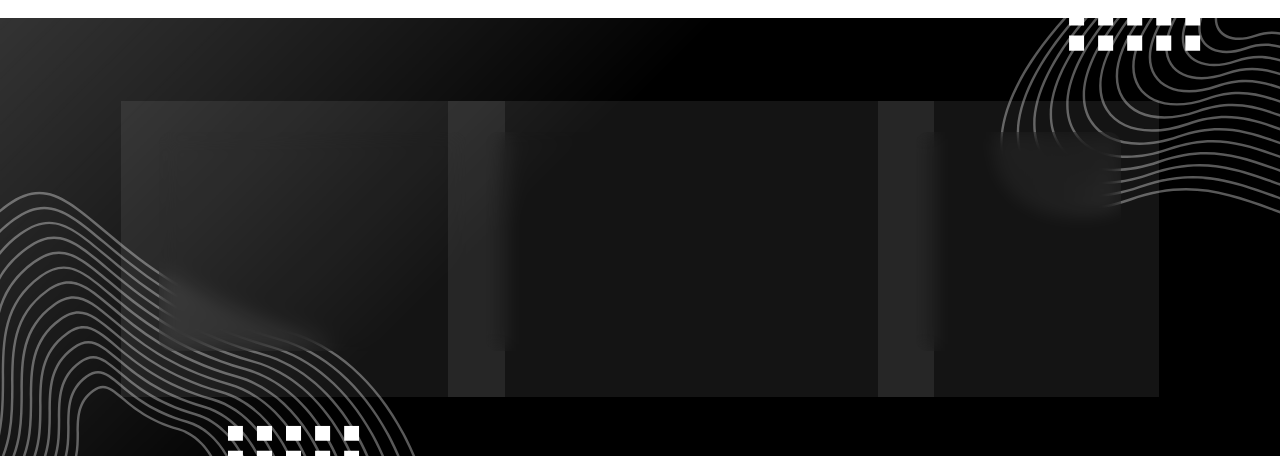
<file: demo-branding-studio-contact.html>
﻿<!doctype html>
<html class="no-js" lang="en">
    <head>
       <title>Media Sign - Contact Us</title>
        <meta charset="utf-8">
        <meta http-equiv="X-UA-Compatible" content="IE=edge" />
        <meta name="author" content="Media Sign | Your Trusted Branding Partner" />
        <meta name="viewport" content="width=device-width,initial-scale=1.0" />
        <meta name="description" content="Boost your business visibility with Media Sign - specialists in outdoor advertising, corporate branding, flex printing and ATL marketing campaigns across Tamil Nadu, Kerala and Puducherry.">
        <meta name="keywords" content="outdoor advertising company in coimbatore, hoarding advertising in coimbatore, billboard advertising in Coimbatore, bus branding advertising in coimbatore, pole kiosk advertising in coimbatore, transit advertising services, brand promotion company in coimbatore, 
        advertising agency for businesses, traffic signal advertising, bus shelter advertising, railway station advertising, theatre advertising ads, roadside hoardings booking, public place advertisement services.">
        <!-- favicon icon -->
        <link rel="shortcut icon" href="images/Media-Sign-favicon.jpg">
        <link rel="apple-touch-icon" href="images/Media-Sign-favicon.jpg">
        <link rel="apple-touch-icon" sizes="72x72" href="images/Media-Sign-favicon.jpg">
        <link rel="apple-touch-icon" sizes="114x114" href="images/Media-Sign-favicon.jpg">
        <!-- google fonts preconnect -->
        <link rel="preconnect" href="https://fonts.googleapis.com" crossorigin>
        <link rel="preconnect" href="https://fonts.gstatic.com" crossorigin>
        <!-- style sheets and font icons  -->
        <link rel="stylesheet" href="css/vendors.min.css" />
        <link rel="stylesheet" href="css/icon.min.css" />
        <link rel="stylesheet" href="css/style.css"/>
        <link rel="stylesheet" href="css/responsive.css"/>
        <link rel="stylesheet" href="demos/branding-studio/branding-studio.css" />
    </head>
    <body data-mobile-nav-style="full-screen-menu" data-mobile-nav-bg-color="#2d2c2b" class="custom-cursor">
         <!-- start cursor -->
        <div class="cursor-page-inner">
            <div class="circle-cursor circle-cursor-inner"></div>
            <div class="circle-cursor circle-cursor-outer"></div>
        </div>
        <!-- end cursor -->
        <!-- start header -->
        <header class="header-with-topbar">
            <!-- start navigation -->
            <nav class="navbar navbar-expand-lg header-light glass-navbar">
                <div class="container-fluid">
                    <div class="col-auto">
                        <a class="navbar-brand" href="index.html" aria-label="logo">
                            <img src="images/Media-Sign-Logo.webp" data-at2x="images/Media-Sign-Logo.webp" alt="" class="default-logo">
                            <img src="images/Media-Sign-Logo.webp" data-at2x="images/Media-Sign-Logo.webp" alt="" class="alt-logo">
                            <img src="images/Media-Sign-Logo.webp" data-at2x="images/Media-Sign-Logo.webp" alt="" class="mobile-logo">
                        </a>
                    </div> 
                    <div class="col-auto menu-order left-nav">
                        <button class="navbar-toggler float-start" type="button" data-bs-toggle="collapse"
                                data-bs-target="#navbarNav" aria-controls="navbarNav" aria-label="Toggle navigation">
                            <span class="navbar-toggler-line"></span>
                            <span class="navbar-toggler-line"></span>
                            <span class="navbar-toggler-line"></span>
                            <span class="navbar-toggler-line"></span>
                        </button>
                        <div class="collapse navbar-collapse" id="navbarNav">
                            <ul class="navbar-nav">

    <li class="nav-item">
        <a href="index.html" class="nav-link">Home</a>
    </li>

    <li class="nav-item">
        <a href="demo-branding-studio-about.html" class="nav-link">About</a>
    </li>
    <li class="nav-item">
        <a href="demo-branding-studio-outdoor.html" class="nav-link">Outdoor Ads</a>
    </li>
    <li class="nav-item">
        <a href="demo-branding-studio-branding.html" class="nav-link">Branding Solutions</a>
    </li>
    <li class="nav-item">
        <a href="demo-branding-studio-printing.html" class="nav-link">Printing</a>
    </li>
   
    <!-- <li class="nav-item dropdown">
        <a href="demo-branding-studio-outdoor.html" class="nav-link dropdown-toggle" data-bs-toggle="dropdown">
            Outdoor Ads
        </a>
        <ul class="dropdown-menu">
            <li><a class="dropdown-item" href="demo-branding-studio-outdoor.html">Hoarding Boards</a></li>
            <li><a class="dropdown-item" href="demo-branding-studio-outdoor.html">Billboards</a></li>
            <li><a class="dropdown-item" href="demo-branding-studio-outdoor.html">Pole Kiosk Ads</a></li>
            <li><a class="dropdown-item" href="demo-branding-studio-outdoor.html">Bus Shelter Ads</a></li>
            <li><a class="dropdown-item" href="demo-branding-studio-outdoor.html">Traffic Signal Ads</a></li>
            <li><a class="dropdown-item" href="demo-branding-studio-outdoor.html">Theatre Ads</a></li>
            <li><a class="dropdown-item" href="demo-branding-studio-outdoor.html">Railway Ads</a></li>
        </ul>
    </li> 

    
    <li class="nav-item dropdown">
        <a href="demo-branding-studio-branding.html" class="nav-link dropdown-toggle" data-bs-toggle="dropdown">
            Branding Solutions
        </a>
        <ul class="dropdown-menu">
            <li><a class="dropdown-item" href="demo-branding-studio-branding.html">Mall Branding</a></li>
            <li><a class="dropdown-item" href="demo-branding-studio-branding.html">Apartment Campaigns</a></li>
            <li><a class="dropdown-item" href="demo-branding-studio-branding.html">Event Branding</a></li>
            <li><a class="dropdown-item" href="demo-branding-studio-branding.html">Retail Store Launch</a></li>
        </ul>
    </li>

   
    <li class="nav-item dropdown">
        <a href="demo-branding-studio-printing.html" class="nav-link dropdown-toggle" data-bs-toggle="dropdown">
            Printing
        </a>
        <ul class="dropdown-menu">
            <li><a class="dropdown-item" href="demo-branding-studio-printing.html">Flex Printing</a></li>
            <li><a class="dropdown-item" href="demo-branding-studio-printing.html">Sunpack Boards</a></li>
            <li><a class="dropdown-item" href="demo-branding-studio-printing.html">Sign Boards</a></li>
            <li><a class="dropdown-item" href="demo-branding-studio-printing.html">Banners</a></li>
        </ul>
    </li> -->

    <li class="nav-item">
        <a href="demo-branding-studio-projects.html" class="nav-link">Portfolio</a>
    </li>

    <li class="nav-item">
        <a href="demo-branding-studio-contact.html" class="nav-link">Contact</a>
    </li>

</ul>
                        </div>
                    </div>
                    <div class="col-auto ms-auto d-none d-lg-flex">
                        <div class="header-icon ">
                            <span class="text-dark-gray d-none d-xl-block">Your brand.<span class="text-decoration-line-bottom fw-600">Everywhere people look.</span></span>
                            
                        </div>
                    </div>
                </div>
            </nav>
            <!-- end navigation -->
        </header>
        <!-- end header -->
         
        <!-- start section -->
        <section class="p-05">
            <div class="container">
                <div class="row row-cols-1 row-cols-md-3 row-cols-sm-2 justify-content-center" data-anime='{ "el": "childs", "translateY": [0, 0], "opacity": [0,1], "duration": 300, "delay": 0, "staggervalue": 300, "easing": "easeOutQuad" }'>
                    <div class="col sm-mb-30px text-center text-sm-start">
                        <span class="fs-14 fw-500 text-uppercase d-block">Business inquiries?</span>
                        <a href="mailto:contact@mediasign.in" class="fs-22 fw-500 text-dark-gray btn btn-link-gradient expand text-transform-none">contact@mediasign.in<span class="bg-dark-gray"></span></a>
                    </div>
                    <div class="col sm-mb-30px text-center text-sm-start">
                        <span class="fs-14 fw-500 text-uppercase d-block">Join our team?</span>
                        <a href="mailto:careers@mediasign.in" class="fs-22 fw-500 text-dark-gray btn btn-link-gradient expand text-transform-none">careers@mediasign.in<span class="bg-dark-gray"></span></a>
                    </div>
                    <div class="col text-center text-sm-start">
                        <span class="fs-14 fw-500 text-uppercase d-block">Have Queries?</span>
                        <a href="mailto:support@mediasign.in" class="fs-22 fw-500 text-dark-gray btn btn-link-gradient expand text-transform-none">support@mediasign.in<span class="bg-dark-gray"></span></a>
                    </div>
                </div>
            </div>
        </section>
        <!-- end section -->
        <!-- start section -->
        <section class="pt-4 lg-pt-65px">
            <div class="container">
                <div class="row row-cols-1 row-cols-lg-3 row-cols-md-2 justify-content-center">
                    <div class="col md-mb-60px sm-mb-45px" data-bottom-top="transform: translateY(50px)" data-top-bottom="transform: translateY(-50px)">
                        <div>
                            <img src="images/tn.webp" class="border-radius-4px" alt=""/> 
                        </div>
                        <div class="position-relative ps-40px pe-40px pt-50px lg-ps-25px lg-pe-25px sm-pt-35px">
                            <div class="fs-80 fw-700 text-uppercase text-dark-gray position-absolute top-minus-40px left-40px lg-left-25px">TN</div>
                            <p class="mt-10px mb-15px lh-28">36, Rajive Naidu Street, Ganapathy, Coimbatore, TamilNadu-641006.</p>
                            <div class="d-block">
                                <span class="text-dark-gray fw-500">Email:</span> 
                                <a href="mailto:msmediasign@gmail.com" class="text-decoration-line-bottom text-dark-gray text-dark-gray-hover">msmediasign@gmail.com</a>
                            </div>
                            <div class="d-block">
                                <span class="text-dark-gray fw-500">Phone:</span> 
                                <a href="tel:+918667069351" class="text-dark-gray-hover">+91 8667069351</a>
                            </div>
                            <div class="text-dark-gray mt-20px">
    <a href="https://www.google.com/maps/place/?q=place_id:ChIJ-fn8uDBZqDsRmUF04oK_qK0"
       target="_blank"
       rel="noopener"
       class="btn border-1 btn-transparent-light-gray btn-medium btn-box-shadow btn-rounded btn-switch-text left-icon mt-auto">

        <span>
            <span><i class="feather icon-feather-map-pin"></i></span>
            <span class="btn-double-text" data-text="View on Google Maps">
                View on Google Maps
            </span>
        </span>

    </a>
</div>
                        </div>
                    </div>
                    <div class="col mt-4 md-mt-0 md-mb-60px sm-mb-45px" data-bottom-top="transform: translateY(-50px)" data-top-bottom="transform: translateY(50px)">
                        <div>
                            <img src="images/kl.webp" class="border-radius-4px" alt=""/> 
                        </div>
                        <div class="position-relative ps-40px pe-40px pt-50px lg-ps-25px lg-pe-25px sm-pt-35px">
                            <div class="fs-80 fw-700 text-uppercase text-dark-gray position-absolute top-minus-40px left-40px lg-left-25px">KL</div>
                            <p class="mt-10px mb-15px lh-28">Keralam Virtual Office</p>
                            <div class="d-block">
                                <span class="text-dark-gray fw-500">Email:</span> 
                                <a href="mailto:msmediasign@gmail.com" class="text-decoration-line-bottom text-dark-gray text-dark-gray-hover">msmediasign@gmail.com</a>
                            </div>
                            <div class="d-block">
                                <span class="text-dark-gray fw-500">Phone:</span> 
                                <a href="tel:+918667069351" class="text-dark-gray-hover">+91 8667069351</a>
                            </div>
                            
                        </div>
                    </div>
                    <div class="col" data-bottom-top="transform: translateY(50px)" data-top-bottom="transform: translateY(-50px)">
                        <div>
                            <img src="images/py.webp" class="border-radius-4px" alt=""/> 
                        </div>
                        <div class="position-relative ps-40px pe-40px pt-50px lg-ps-25px lg-pe-25px sm-pt-35px">
                            <div class="fs-80 fw-700 text-uppercase text-dark-gray position-absolute top-minus-40px left-40px lg-left-25px">PY</div>
                            <p class="mt-10px mb-15px lh-28">Puducherry Virtual Office</p>
                            <div class="d-block">
                                <span class="text-dark-gray fw-500">Email:</span> 
                                <a href="mailto:msmediasign@gmail.com" class="text-decoration-line-bottom text-dark-gray text-dark-gray-hover">msmediasign@gmail.com</a>
                            </div>
                            <div class="d-block">
                                <span class="text-dark-gray fw-500">Phone:</span> 
                                <a href="tel:+918667069351" class="text-dark-gray-hover">+91 8667069351</a>
                            </div>
                            
                        </div>
                    </div>
                </div>
            </div>
        </section>
        <!-- end section -->
        <!-- start section -->
        <section class="ms-4 me-4 xxl-ms-2 xxl-me-2 xl-ms-0 xl-me-0 border-radius-15px lg-no-border-radius bg-seashell mb-6">
            <div class="container">
                <div class="row">
                    <div class="col-xxl-4 col-lg-5 md-mb-50px sm-mb-30px" data-anime='{ "el": "childs", "translateY": [30, 0], "opacity": [0,1], "duration": 600, "delay":0, "staggervalue": 300, "easing": "easeOutQuad" }'>
                        <div class="fs-11 lh-26 fw-500 text-uppercase text-white bg-base-color border-radius-30px ps-15px pe-15px mb-20px d-inline-block">Get in touch with us</div>
                        <h2 class="fw-500 text-dark-gray mb-0">Let’s create powerful brand visibility for <span class="highlight-separator mb-0 pb-0 z-index-1" data-shadow-animation="true" data-animation-delay="500">your business.<span><img src="images/highlight-separator-updated.svg" alt=""></span></span></h2>
                    </div>
                    <div class="col-md-7 offset-xxl-1">
                        <!-- start contact form -->
                        <form action="email-templates/contact-form.php" method="post" class="contact-form-style-07" data-anime='{ "el": "childs", "translateY": [30, 0], "opacity": [0,1], "duration": 800, "delay": 200, "staggervalue": 300, "easing": "easeOutQuad" }'>
                            <div class="position-relative form-group mb-30px d-flex flex-md-row flex-column">
                                <label for="exampleInputEmail1" class="form-label alt-font fs-26 md-fs-22 text-dark-gray mb-0 me-30px">My name is</label>
                                <div class="position-relative col">
                                    <span class="form-icon"><i class="bi bi-person icon-small"></i></span>
                                    <input class="ps-0 border-radius-0px border-color-transparent-dark-very-light bg-transparent form-control required" id="exampleInputEmail1" type="text" name="name" placeholder="Enter your name here*" />
                                </div>
                            </div>
                            <div class="position-relative form-group mb-30px d-flex flex-md-row flex-column">
                                <label for="exampleInputEmail1" class="form-label alt-font fs-26 md-fs-22 text-dark-gray mb-0 me-30px">Here is my email</label>
                                <div class="position-relative col">
                                    <span class="form-icon"><i class="bi bi-envelope icon-small"></i></span>
                                    <input class="ps-0 border-radius-0px border-color-transparent-dark-very-light bg-transparent form-control required" id="exampleInputEmail2" type="email" name="email" placeholder="Enter your email here*" />
                                </div>
                            </div>
                            <div class="position-relative form-group form-textarea d-flex flex-md-row flex-column"> 
                                <label for="exampleInputEmail1" class="form-label alt-font fs-26 md-fs-22 text-dark-gray mb-0 me-30px">I need a</label>
                                <div class="position-relative col">
                                    <textarea class="ps-0 border-radius-0px border-color-transparent-dark-very-light bg-transparent form-control" name="comment" placeholder="Tell us about your campaign requirements" rows="3"></textarea>
                                    <span class="form-icon"><i class="bi bi-chat-square-dots icon-small"></i></span>
                                </div>
                            </div>
                            <div class="row mt-40px align-items-center">
                                <div class="col-md-7 col-sm-7 lg-mb-30px md-mb-0">
                                    <p class="fs-15 lh-22 text-center text-sm-start mb-0 ">Your information is safe with us. We’ll contact you only about your request.</p>
                                </div>
                                <div class="col-md-5 col-sm-5 text-center text-sm-end xs-mt-25px">
                                    <input id="exampleInputEmail3" type="hidden" name="redirect" value="">
                                    <button class="btn btn-dark-gray btn-medium btn-rounded btn-box-shadow d-inline-flex align-items-center submit" type="submit">Send message</button>
                                </div>
                                <div class="col-12 mt-20px mb-0 text-center text-md-start">
                                    <div class="form-results d-none"></div>
                                </div>
                            </div>
                        </form>
                        <!-- end contact form -->
                    </div>
                </div>
            </div>
        </section>
        <!-- end section -->         
        <!-- start section -->
        <section class="p-0">
            <div class="container-fluid p-0">
                <div class="row g-0">
                    <div class="col-12 elements-social social-icon-style-11">
                        <ul class="fs-18 dark border-top border-color-transparent-dark-very-light" data-anime='{ "el": "childs", "translateX": [-30, 0], "opacity": [0,1], "duration": 600, "delay": 0, "staggervalue": 300, "easing": "easeOutQuad" }'>
                            <li>
                                <a class="instagram" href="https://www.instagram.com" target="_blank">
                                    <span class="fw-500">Instagram</span>
                                    <i class="feather icon-feather-arrow-up-right text-base-color ms-5px"></i>
                                </a> 
                            </li>
                            <li>
                                <a class="facebook" href="https://www.facebook.com/" target="_blank">
                                    <span class="fw-500">Facebook</span>
                                    <i class="feather icon-feather-arrow-up-right text-base-color ms-5px"></i>
                                </a>
                            </li>
                            <li>
                                <a class="twitter" href="https://www.x.com" target="_blank">
                                    <span class="fw-500">X</span>
                                    <i class="feather icon-feather-arrow-up-right text-base-color ms-5px"></i>
                                </a>
                            </li>
                            <li>
                                <a class="youtube" href="https://www.youtube.com" target="_blank">
                                    <span class="fw-500">YouTube</span>
                                    <i class="feather icon-feather-arrow-up-right text-base-color ms-5px"></i>
                                </a> 
                            </li>
                            
                        </ul>
                    </div>
                </div>
            </div>
        </section>
        <!-- end section -->
        <!-- start footer -->
        <footer class="ps-4 pe-4 xxl-pe-2 xxl-ps-2 lg-pe-0 lg-ps-0 cover-background sm-pt-40px sm-pb-30px" style="background-image: url('images/footer-banner.svg')">
            <div class="container-fluid">
                
                <div class="row justify-content-center pt-2 text-center text-md-start">
                    <!-- start footer logo -->
                    <div class="col-xl-3 col-md-6 lg-mb-30px glass-footer-card">
    
    <div class="footer-contact d-flex align-items-center justify-content-center gap-15px flex-wrap text-center">
        
        <a href="index.html" class="footer-logo d-inline-block" aria-label="logo">
            <img src="images/Media-Sign-Logo.webp" data-at2x="images/Media-Sign-Logo.webp" alt="">
        </a>

        <p class="mb-0 text-white">
            36, Rajive Naidu Street, Ganapathy, Coimbatore,<br>
            TamilNadu-641006.
        </p>

    </div>

</div>
                    <!-- end footer address -->
                    <!-- start footer social 
                    <div class="col-xl-2 col-md-4">
                        <ul>
                            <li><a href="demo-branding-studio-outdoor.html">Outdoor Ads</a></li>
                            <li><a href="demo-branding-studio-branding.html">Branding Solutions</a></li>
                            <li><a href="demo-branding-studio-printing.html">Printing</a></li>
                        </ul>
                    </div>
                     end footer social -->
                    
                    <!-- start footer menu -->
                    
                     <!-- start footer company info -->
                    <div class="col-xl-4 col-md-4 last-paragraph-no-margin lg-mb-30px glass-footer-card">
                        <p class="w-90 xxl-w-100 lg-w-80 md-w-100"><span class="text-white mb-5px d-block">© 2026 Media Sign. All Rights Reserved.</span>Designed with <i class="feather icon-feather-heart text-base-color"></i> by <a href="https://www.techsnapie.com/" target="_blank" class="text-base-color">Techsnapie Solutions</a></p>
                    </div>
                    <!-- end footer company info -->
                    <!-- start footer back to top -->
                    <div class="col-xl-2 col-md-4 last-paragraph-no-margin lg-mb-30px glass-footer-card">
                        <a class="scroll-top text-base-color" aria-label="scroll" href="#">Back to top <i class="feather icon-feather-arrow-up text-base-color align-middle"></i></a>
                    </div>
                    <!-- end footer back to top -->
                </div>
            </div>
        </footer>
        <!-- end footer -->
        <!-- start crafto progressive blur -->
        <div class="crafto-progressive-blur crafto-progressive-blur-bottom" blur-bottom="yes" style="--progressive-blur-height:15vh"></div>
        <!-- end crafto progressive blur -->
        <!-- javascript libraries -->
        <script type="text/javascript" src="js/jquery.js"></script>
        <script type="text/javascript" src="js/vendors.min.js"></script>
        <script type="text/javascript" src="js/main.js"></script>
    </body>
</html>
</file>
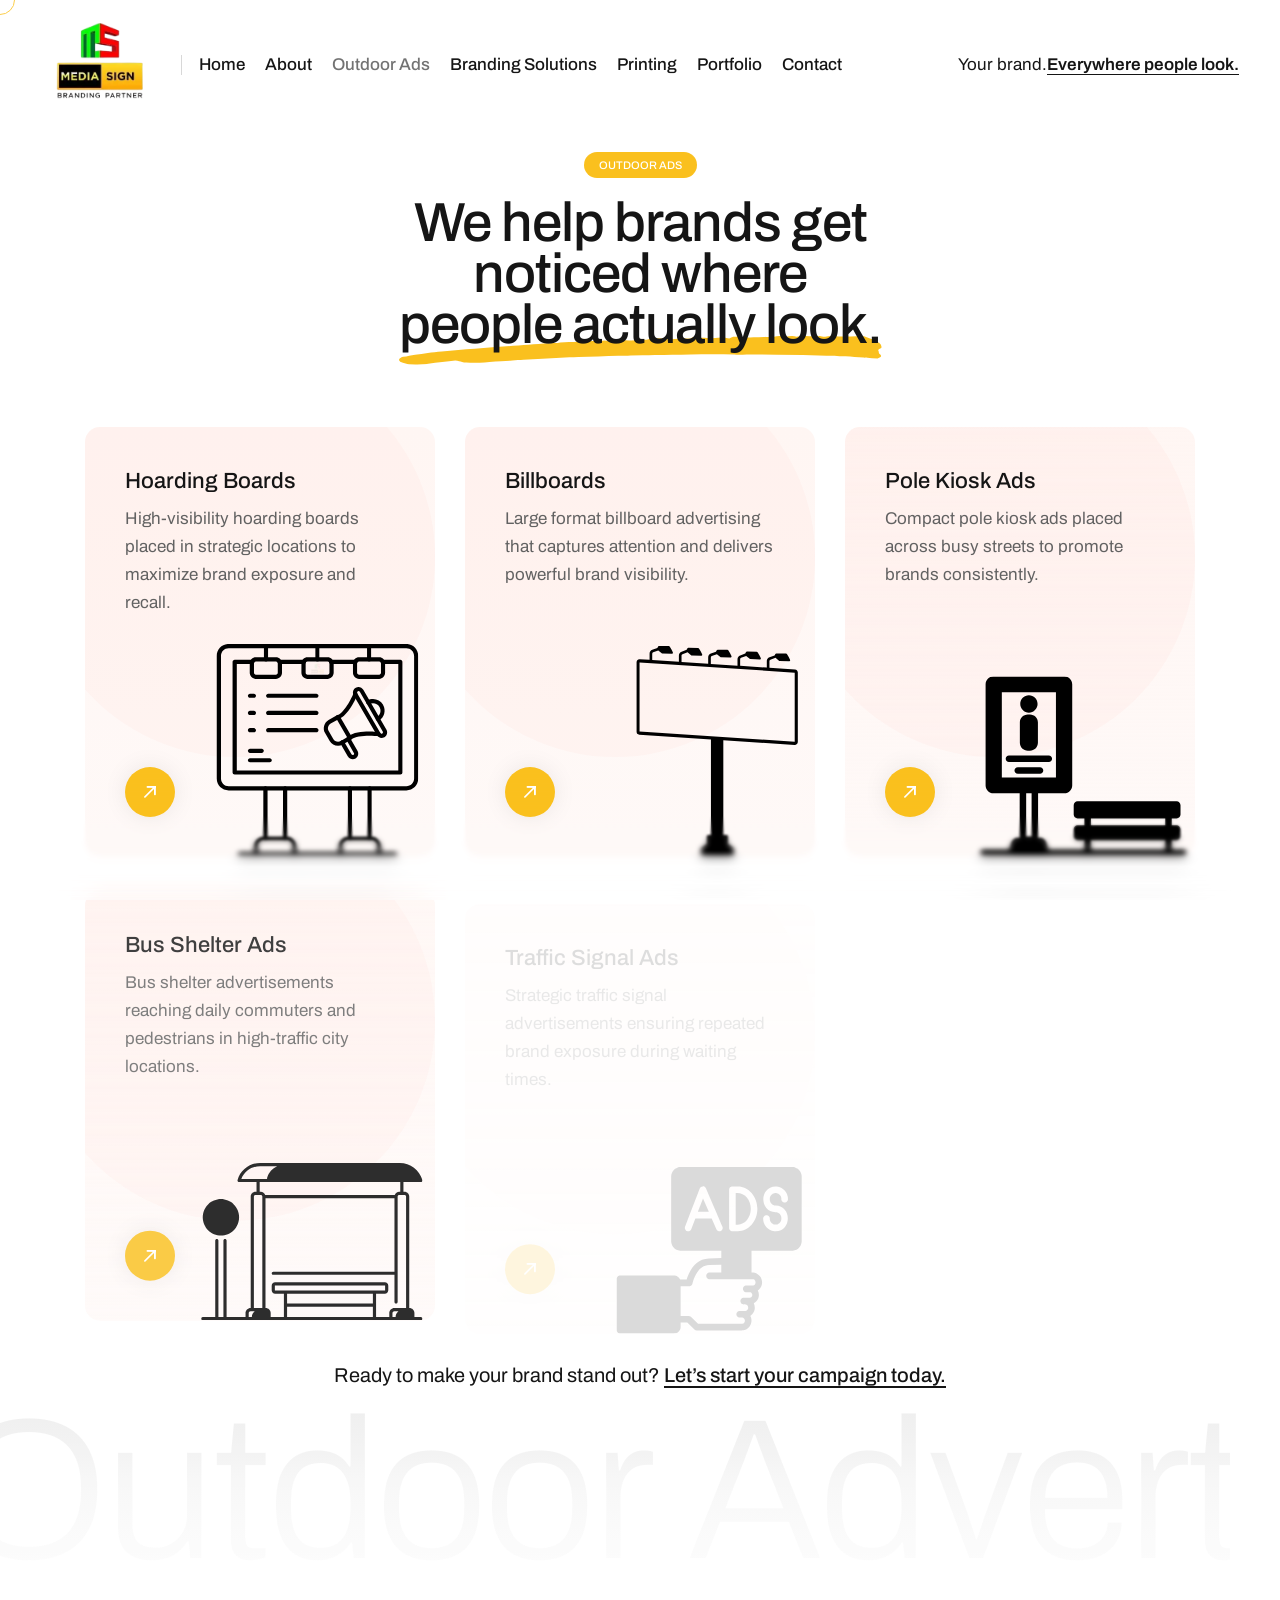
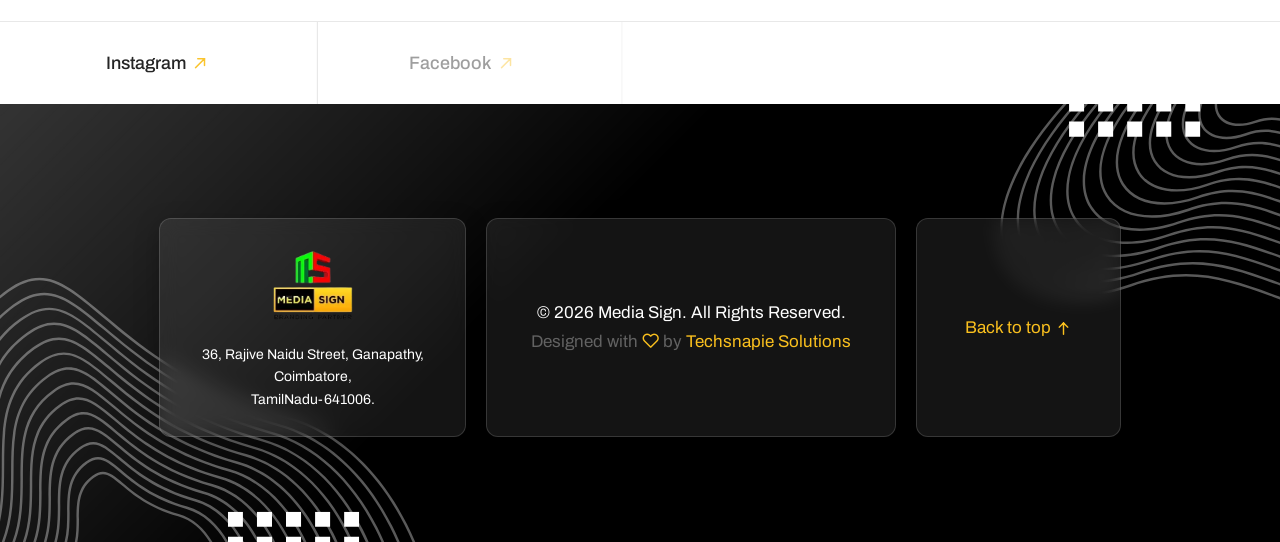
<file: demo-branding-studio-outdoor.html>
﻿<!doctype html>
<html class="no-js" lang="en">
    <head>
        <title>Media Sign - Outdoor Advertising Solutions</title>
        <meta charset="utf-8">
        <meta http-equiv="X-UA-Compatible" content="IE=edge" />
        <meta name="author" content="Media Sign | Your Trusted Branding Partner" />
        <meta name="viewport" content="width=device-width,initial-scale=1.0" />
        <meta name="description" content="Boost your business visibility with Media Sign - specialists in outdoor advertising, corporate branding, flex printing and ATL marketing campaigns across Tamil Nadu, Kerala and Puducherry.">
        <meta name="keywords" content="flex printing in coimbatore, banner printing services coimbatore, sign board makers in coimbatore, sunpack board printing, canopy printing services, vinyl printing services, poster printing and pasting service,
         commercial signage company, mall branding services, apartment promotion activities, school admission marketing campaign, hospital marketing promotion, retail store opening promotion, event promotion company, brand activation agency">
        <!-- favicon icon -->
        <link rel="shortcut icon" href="images/Media-Sign-favicon.jpg">
        <link rel="apple-touch-icon" href="images/Media-Sign-favicon.jpg">
        <link rel="apple-touch-icon" sizes="72x72" href="images/Media-Sign-favicon.jpg">
        <link rel="apple-touch-icon" sizes="114x114" href="images/Media-Sign-favicon.jpg">
        <!-- google fonts preconnect -->
        <link rel="preconnect" href="https://fonts.googleapis.com" crossorigin>
        <link rel="preconnect" href="https://fonts.gstatic.com" crossorigin>
        <!-- style sheets and font icons  -->
        <link rel="stylesheet" href="css/vendors.min.css" />
        <link rel="stylesheet" href="css/icon.min.css" />
        <link rel="stylesheet" href="css/style.css"/>
        <link rel="stylesheet" href="css/responsive.css"/>
        <link rel="stylesheet" href="demos/branding-studio/branding-studio.css" />
    </head>
    <body data-mobile-nav-style="full-screen-menu" data-mobile-nav-bg-color="#2d2c2b" class="custom-cursor">
        <!-- start cursor -->
        <div class="cursor-page-inner">
            <div class="circle-cursor circle-cursor-inner"></div>
            <div class="circle-cursor circle-cursor-outer"></div>
        </div>
        <!-- end cursor -->
       <!-- start header -->
        <header class="header-with-topbar">
            <!-- start navigation -->
            <nav class="navbar navbar-expand-lg header-light glass-navbar">
                <div class="container-fluid">
                    <div class="col-auto">
                        <a class="navbar-brand" href="index.html" aria-label="logo">
                            <img src="images/Media-Sign-Logo.webp" data-at2x="images/Media-Sign-Logo.webp" alt="" class="default-logo">
                            <img src="images/Media-Sign-Logo.webp" data-at2x="images/Media-Sign-Logo.webp" alt="" class="alt-logo">
                            <img src="images/Media-Sign-Logo.webp" data-at2x="images/Media-Sign-Logo.webp" alt="" class="mobile-logo">
                        </a>
                    </div> 
                    <div class="col-auto menu-order left-nav">
                        <button class="navbar-toggler float-start" type="button" data-bs-toggle="collapse"
                                data-bs-target="#navbarNav" aria-controls="navbarNav" aria-label="Toggle navigation">
                            <span class="navbar-toggler-line"></span>
                            <span class="navbar-toggler-line"></span>
                            <span class="navbar-toggler-line"></span>
                            <span class="navbar-toggler-line"></span>
                        </button>
                        <div class="collapse navbar-collapse" id="navbarNav">
                            <ul class="navbar-nav">

    <li class="nav-item">
        <a href="index.html" class="nav-link">Home</a>
    </li>

    <li class="nav-item">
        <a href="demo-branding-studio-about.html" class="nav-link">About</a>
    </li>
    <li class="nav-item">
        <a href="demo-branding-studio-outdoor.html" class="nav-link">Outdoor Ads</a>
    </li>
    <li class="nav-item">
        <a href="demo-branding-studio-branding.html" class="nav-link">Branding Solutions</a>
    </li>
    <li class="nav-item">
        <a href="demo-branding-studio-printing.html" class="nav-link">Printing</a>
    </li>
   
    <!-- <li class="nav-item dropdown">
        <a href="demo-branding-studio-outdoor.html" class="nav-link dropdown-toggle" data-bs-toggle="dropdown">
            Outdoor Ads
        </a>
        <ul class="dropdown-menu">
            <li><a class="dropdown-item" href="demo-branding-studio-outdoor.html">Hoarding Boards</a></li>
            <li><a class="dropdown-item" href="demo-branding-studio-outdoor.html">Billboards</a></li>
            <li><a class="dropdown-item" href="demo-branding-studio-outdoor.html">Pole Kiosk Ads</a></li>
            <li><a class="dropdown-item" href="demo-branding-studio-outdoor.html">Bus Shelter Ads</a></li>
            <li><a class="dropdown-item" href="demo-branding-studio-outdoor.html">Traffic Signal Ads</a></li>
            <li><a class="dropdown-item" href="demo-branding-studio-outdoor.html">Theatre Ads</a></li>
            <li><a class="dropdown-item" href="demo-branding-studio-outdoor.html">Railway Ads</a></li>
        </ul>
    </li> 

    
    <li class="nav-item dropdown">
        <a href="demo-branding-studio-branding.html" class="nav-link dropdown-toggle" data-bs-toggle="dropdown">
            Branding Solutions
        </a>
        <ul class="dropdown-menu">
            <li><a class="dropdown-item" href="demo-branding-studio-branding.html">Mall Branding</a></li>
            <li><a class="dropdown-item" href="demo-branding-studio-branding.html">Apartment Campaigns</a></li>
            <li><a class="dropdown-item" href="demo-branding-studio-branding.html">Event Branding</a></li>
            <li><a class="dropdown-item" href="demo-branding-studio-branding.html">Retail Store Launch</a></li>
        </ul>
    </li>

   
    <li class="nav-item dropdown">
        <a href="demo-branding-studio-printing.html" class="nav-link dropdown-toggle" data-bs-toggle="dropdown">
            Printing
        </a>
        <ul class="dropdown-menu">
            <li><a class="dropdown-item" href="demo-branding-studio-printing.html">Flex Printing</a></li>
            <li><a class="dropdown-item" href="demo-branding-studio-printing.html">Sunpack Boards</a></li>
            <li><a class="dropdown-item" href="demo-branding-studio-printing.html">Sign Boards</a></li>
            <li><a class="dropdown-item" href="demo-branding-studio-printing.html">Banners</a></li>
        </ul>
    </li> -->

    <li class="nav-item">
        <a href="demo-branding-studio-projects.html" class="nav-link">Portfolio</a>
    </li>

    <li class="nav-item">
        <a href="demo-branding-studio-contact.html" class="nav-link">Contact</a>
    </li>

</ul>
                        </div>
                    </div>
                    <div class="col-auto ms-auto d-none d-lg-flex">
                        <div class="header-icon ">
                            <span class="text-dark-gray d-none d-xl-block">Your brand.<span class="text-decoration-line-bottom fw-600">Everywhere people look.</span></span>
                            
                        </div>
                    </div>
                </div>
            </nav>
            <!-- end navigation -->
        </header>
        <!-- end header -->
        <!-- start page title -->
        
        <!-- end page title -->
        <!-- start section -->
        
        <!-- end section -->
        <!-- start section -->
        
        <!-- end section -->
        <!-- start section -->
        <section class="py-02">
            <div class="container">
                <div class="row justify-content-center mb-45px md-mb-30px">
                    <div class="col-xl-7 col-lg-8 text-center" data-anime='{ "el": "childs", "translateY": [30, 0], "opacity": [0,1], "duration": 600, "delay":0, "staggervalue": 300, "easing": "easeOutQuad" }'>
                        <div class="fs-11 lh-26 fw-500 text-uppercase text-white bg-base-color border-radius-30px ps-15px pe-15px mb-20px d-inline-block">Outdoor Ads</div>
                        <h2 class="fw-500 text-dark-gray">We help brands get noticed where <span class="highlight-separator pb-0" data-shadow-animation="true" data-animation-delay="1500">people actually look.<span><img src="images/highlight-separator-updated.svg" alt=""></span></span></h2>
                    </div>
                </div>
                <div class="row row-cols-1 row-cols-lg-3 row-cols-sm-2 justify-content-center" data-anime='{ "el": "childs", "translateY": [20, 0], "opacity": [0,1], "duration": 600, "delay": 300, "staggervalue": 300, "easing": "easeOutQuad" }'>
                    <!-- start services box style -->
                    <div class="col services-box-style-08 mb-30px">
                        <div class="bg-gradient-misty-rose box-shadow-quadruple-large-hover border-radius-15px position-relative overflow-hidden pe-50px ps-50px pt-40px pb-40px xl-p-40px lg-p-30px md-p-40px xs-p-30px h-430px d-flex">
                            <span class="bg-bright-turquoise h-400px w-400px border-radius-100 opacity-2 d-inline-block position-absolute left-minus-50px top-minus-70px z-index-0"></span>
                            <div class="position-relative z-index-1 d-flex flex-column">
                                <a href="demo-branding-studio-contact.html" class="fs-22 fw-500 text-dark-gray d-block mb-10px">Hoarding Boards</a>
                                <p class="w-90 xl-w-100">High-visibility hoarding boards placed in strategic locations to maximize brand exposure and recall.</p>
                                <a href="demo-branding-studio-contact.html" class="mt-auto h-50px w-50px rounded-circle bg-base-color d-flex align-items-center justify-content-center box-shadow-large box-shadow-hover" aria-label="link"><i class="feather icon-feather-arrow-up-right fs-20 text-white"></i></a>
                            </div>
                            <img class="position-absolute right-0px bottom-0px" src="images/service1.svg" alt="">
                        </div>
                    </div>
                    <!-- end services box style -->
                    <!-- start services box style -->
                    <div class="col services-box-style-08 mb-30px">
                        <div class="bg-gradient-misty-rose box-shadow-quadruple-large-hover border-radius-15px position-relative overflow-hidden pe-50px ps-50px pt-40px pb-40px xl-p-40px lg-p-30px md-p-40px xs-p-30px h-430px d-flex">
                            <span class="bg-bright-turquoise h-400px w-400px border-radius-100 opacity-2 d-inline-block position-absolute left-minus-50px top-minus-70px z-index-0"></span>
                            <div class="position-relative z-index-1 d-flex flex-column">
                                <a href="demo-branding-studio-contact.html" class="fs-22 fw-500 text-dark-gray d-block mb-10px">Billboards</a>
                                <p class="w-90 xl-w-100">Large format billboard advertising that captures attention and delivers powerful brand visibility.</p>
                                <a href="demo-branding-studio-contact.html" class="mt-auto h-50px w-50px rounded-circle bg-base-color d-flex align-items-center justify-content-center box-shadow-large box-shadow-hover" aria-label="link"><i class="feather icon-feather-arrow-up-right fs-20 text-white"></i></a>
                            </div>
                            <img class="position-absolute right-0px bottom-0px" src="images/billboard.svg" alt="">
                        </div>
                    </div>
                    <!-- end services box style -->
                    <!-- start services box style -->
                    <div class="col services-box-style-08 mb-30px">
                        <div class="bg-gradient-misty-rose box-shadow-quadruple-large-hover border-radius-15px position-relative overflow-hidden pe-50px ps-50px pt-40px pb-40px xl-p-40px lg-p-30px md-p-40px xs-p-30px h-430px d-flex">
                            <span class="bg-bright-turquoise h-400px w-400px border-radius-100 opacity-2 d-inline-block position-absolute left-minus-50px top-minus-70px z-index-0"></span>
                            <div class="position-relative z-index-1 d-flex flex-column">
                                <a href="demo-branding-studio-contact.html" class="fs-22 fw-500 text-dark-gray d-block mb-10px">Pole Kiosk Ads</a>
                                <p class="w-90 xl-w-100">Compact pole kiosk ads placed across busy streets to promote brands consistently.</p>
                                <a href="demo-branding-studio-contact.html" class="mt-auto h-50px w-50px rounded-circle bg-base-color d-flex align-items-center justify-content-center box-shadow-large box-shadow-hover" aria-label="link"><i class="feather icon-feather-arrow-up-right fs-20 text-white"></i></a>
                            </div>
                            <img class="position-absolute right-0px bottom-0px" src="images/Pole-Kiosk-Ads.svg" alt="">
                        </div>
                    </div>
                    <!-- end services box style -->
                    <!-- start services box style -->
                    <div class="col services-box-style-08 sm-mb-30px">
                        <div class="bg-gradient-misty-rose box-shadow-quadruple-large-hover border-radius-15px position-relative overflow-hidden pe-50px ps-50px pt-40px pb-40px xl-p-40px lg-p-30px md-p-40px xs-p-30px h-430px d-flex">
                            <span class="bg-bright-turquoise h-400px w-400px border-radius-100 opacity-2 d-inline-block position-absolute left-minus-50px top-minus-70px z-index-0"></span>
                            <div class="position-relative z-index-1 d-flex flex-column">
                                <a href="demo-branding-studio-contact.html" class="fs-22 fw-500 text-dark-gray d-block mb-10px">Bus Shelter Ads</a>
                                <p class="w-90 xl-w-100">Bus shelter advertisements reaching daily commuters and pedestrians in high-traffic city locations.</p>
                                <a href="demo-branding-studio-contact.html" class="mt-auto h-50px w-50px rounded-circle bg-base-color d-flex align-items-center justify-content-center box-shadow-large box-shadow-hover" aria-label="link"><i class="feather icon-feather-arrow-up-right fs-20 text-white"></i></a>
                            </div>
                            <img class="position-absolute right-0px bottom-0px" src="images/Bus-Shelter-Ads.svg" alt="">
                        </div>
                    </div>
                    <!-- end services box style -->
                    <!-- start services box style -->
                    <div class="col services-box-style-08 sm-mb-30px">
                        <div class="bg-gradient-misty-rose box-shadow-quadruple-large-hover border-radius-15px position-relative overflow-hidden pe-50px ps-50px pt-40px pb-40px xl-p-40px lg-p-30px md-p-40px xs-p-30px h-430px d-flex">
                            <span class="bg-bright-turquoise h-400px w-400px border-radius-100 opacity-2 d-inline-block position-absolute left-minus-50px top-minus-70px z-index-0"></span>
                            <div class="position-relative z-index-1 d-flex flex-column">
                                <a href="demo-branding-studio-contact.html" class="fs-22 fw-500 text-dark-gray d-block mb-10px">Traffic Signal Ads</a>
                                <p class="w-90 xl-w-100">Strategic traffic signal advertisements ensuring repeated brand exposure during waiting times.</p>
                                <a href="demo-branding-studio-contact.html" class="mt-auto h-50px w-50px rounded-circle bg-base-color d-flex align-items-center justify-content-center box-shadow-large box-shadow-hover" aria-label="link"><i class="feather icon-feather-arrow-up-right fs-20 text-white"></i></a>
                            </div>
                            <img class="position-absolute right-0px bottom-0px" src="images/Traffic-Signal-Ads.svg" alt="">
                        </div>
                    </div> 
                    <!-- end services box style -->
                    <!-- start services box style -->
                    <div class="col services-box-style-08">
                        <div class="bg-gradient-misty-rose box-shadow-quadruple-large-hover border-radius-15px position-relative overflow-hidden pe-50px ps-50px pt-40px pb-40px xl-p-40px lg-p-30px md-p-40px xs-p-30px h-430px d-flex">
                            <span class="bg-bright-turquoise h-400px w-400px border-radius-100 opacity-2 d-inline-block position-absolute left-minus-50px top-minus-70px z-index-0"></span>
                            <div class="position-relative z-index-1 d-flex flex-column">
                                <a href="demo-branding-studio-contact.html" class="fs-22 fw-500 text-dark-gray d-block mb-10px">Theatre Ads</a>
                                <p class="w-90 xl-w-100">Cinema advertising that engages audiences before movies, creating strong brand recall.</p>
                                <a href="demo-branding-studio-contact.html" class="mt-auto h-50px w-50px rounded-circle bg-base-color d-flex align-items-center justify-content-center box-shadow-large box-shadow-hover" aria-label="link"><i class="feather icon-feather-arrow-up-right fs-20 text-white"></i></a>
                            </div>
                            <img class="position-absolute right-0px bottom-0px" src="images/Theatre-Ads.svg" alt="">
                        </div>
                    </div>
                    <!-- end services box style -->
                </div>
                <div class="row mt-4 md-mt-50px">
                    <div class="col-12 text-center">
                        <span class="fs-20 text-dark-gray">Ready to make your brand stand out? <a href="demo-branding-studio-contact.html" class="text-dark-gray text-dark-gray-hover text-decoration-line-bottom border-2 border-color-dark-gray fw-500">Let’s start your campaign today.</a></span>
                    </div>
                </div>
            </div>
        </section>
        <!-- end section -->
        <!-- start section -->
        
        <!-- end section -->
        <!-- start section -->
        
        <!-- end section -->
        <!-- start section -->
        <section class="pt-0 pb-30px overflow-hidden">
            <div class="container-fluid p-0">
                <div class="row g-0">
                    <div class="col-12 text-center opacity-8">
                        <div class="fs-200 lh-200 lg-fs-150 sm-w-100 fw-300 ls-minus-3px text-gradient-light-gray-white text-white-space-nowrap" data-bottom-top="transform: translate3d(-50px, 0px, 0px);" data-top-bottom="transform: translate3d(50px, 0px, 0px);">Outdoor Advertising</div>
                    </div>
                </div>
            </div>
        </section>
        <!-- end section -->
        <!-- start section -->
        <section class="p-0">
            <div class="container-fluid p-0">
                <div class="row g-0">
                    <div class="col-12 elements-social social-icon-style-11">
                        <ul class="fs-18 dark border-top border-color-transparent-dark-very-light" data-anime='{ "el": "childs", "translateX": [-30, 0], "opacity": [0,1], "duration": 600, "delay": 0, "staggervalue": 300, "easing": "easeOutQuad" }'>
                            <li>
                                <a class="instagram" href="https://www.instagram.com" target="_blank">
                                    <span class="fw-500">Instagram</span>
                                    <i class="feather icon-feather-arrow-up-right text-base-color ms-5px"></i>
                                </a> 
                            </li>
                            <li>
                                <a class="facebook" href="https://www.facebook.com/" target="_blank">
                                    <span class="fw-500">Facebook</span>
                                    <i class="feather icon-feather-arrow-up-right text-base-color ms-5px"></i>
                                </a>
                            </li>
                            <li>
                                <a class="twitter" href="https://www.x.com" target="_blank">
                                    <span class="fw-500">X</span>
                                    <i class="feather icon-feather-arrow-up-right text-base-color ms-5px"></i>
                                </a>
                            </li>
                            <li>
                                <a class="youtube" href="https://www.youtube.com" target="_blank">
                                    <span class="fw-500">YouTube</span>
                                    <i class="feather icon-feather-arrow-up-right text-base-color ms-5px"></i>
                                </a> 
                            </li>
                            
                        </ul>
                    </div>
                </div>
            </div>
        </section>
        <!-- end section -->
        <!-- start footer -->
        <footer class="ps-4 pe-4 xxl-pe-2 xxl-ps-2 lg-pe-0 lg-ps-0 cover-background sm-pt-40px sm-pb-30px" style="background-image: url('images/footer-banner.svg')">
            <div class="container-fluid">
                
                <div class="row justify-content-center pt-2 text-center text-md-start">
                    <!-- start footer logo -->
                    <div class="col-xl-3 col-md-6 lg-mb-30px glass-footer-card">
    
    <div class="footer-contact d-flex align-items-center justify-content-center gap-15px flex-wrap text-center">
        
        <a href="index.html" class="footer-logo d-inline-block" aria-label="logo">
            <img src="images/Media-Sign-Logo.webp" data-at2x="images/Media-Sign-Logo.webp" alt="">
        </a>

        <p class="mb-0 text-white">
            36, Rajive Naidu Street, Ganapathy, Coimbatore,<br>
            TamilNadu-641006.
        </p>

    </div>

</div>
                    <!-- end footer address -->
                    <!-- start footer social 
                    <div class="col-xl-2 col-md-4">
                        <ul>
                            <li><a href="demo-branding-studio-outdoor.html">Outdoor Ads</a></li>
                            <li><a href="demo-branding-studio-branding.html">Branding Solutions</a></li>
                            <li><a href="demo-branding-studio-printing.html">Printing</a></li>
                        </ul>
                    </div>
                     end footer social -->
                    
                    <!-- start footer menu -->
                    
                     <!-- start footer company info -->
                    <div class="col-xl-4 col-md-4 last-paragraph-no-margin lg-mb-30px glass-footer-card">
                        <p class="w-90 xxl-w-100 lg-w-80 md-w-100"><span class="text-white mb-5px d-block">© 2026 Media Sign. All Rights Reserved.</span>Designed with <i class="feather icon-feather-heart text-base-color"></i> by <a href="https://www.techsnapie.com/" target="_blank" class="text-base-color">Techsnapie Solutions</a></p>
                    </div>
                    <!-- end footer company info -->
                    <!-- start footer back to top -->
                    <div class="col-xl-2 col-md-4 last-paragraph-no-margin lg-mb-30px glass-footer-card">
                        <a class="scroll-top text-base-color" aria-label="scroll" href="#">Back to top <i class="feather icon-feather-arrow-up text-base-color align-middle"></i></a>
                    </div>
                    <!-- end footer back to top -->
                </div>
            </div>
        </footer>
        <!-- end footer -->
        <!-- start crafto progressive blur -->
        <div class="crafto-progressive-blur crafto-progressive-blur-bottom" blur-bottom="yes" style="--progressive-blur-height:15vh"></div>
        <!-- end crafto progressive blur -->
        <!-- javascript libraries -->
        <script type="text/javascript" src="js/jquery.js"></script>
        <script type="text/javascript" src="js/vendors.min.js"></script>
        <script type="text/javascript" src="js/main.js"></script>
    </body>
</html>
</file>
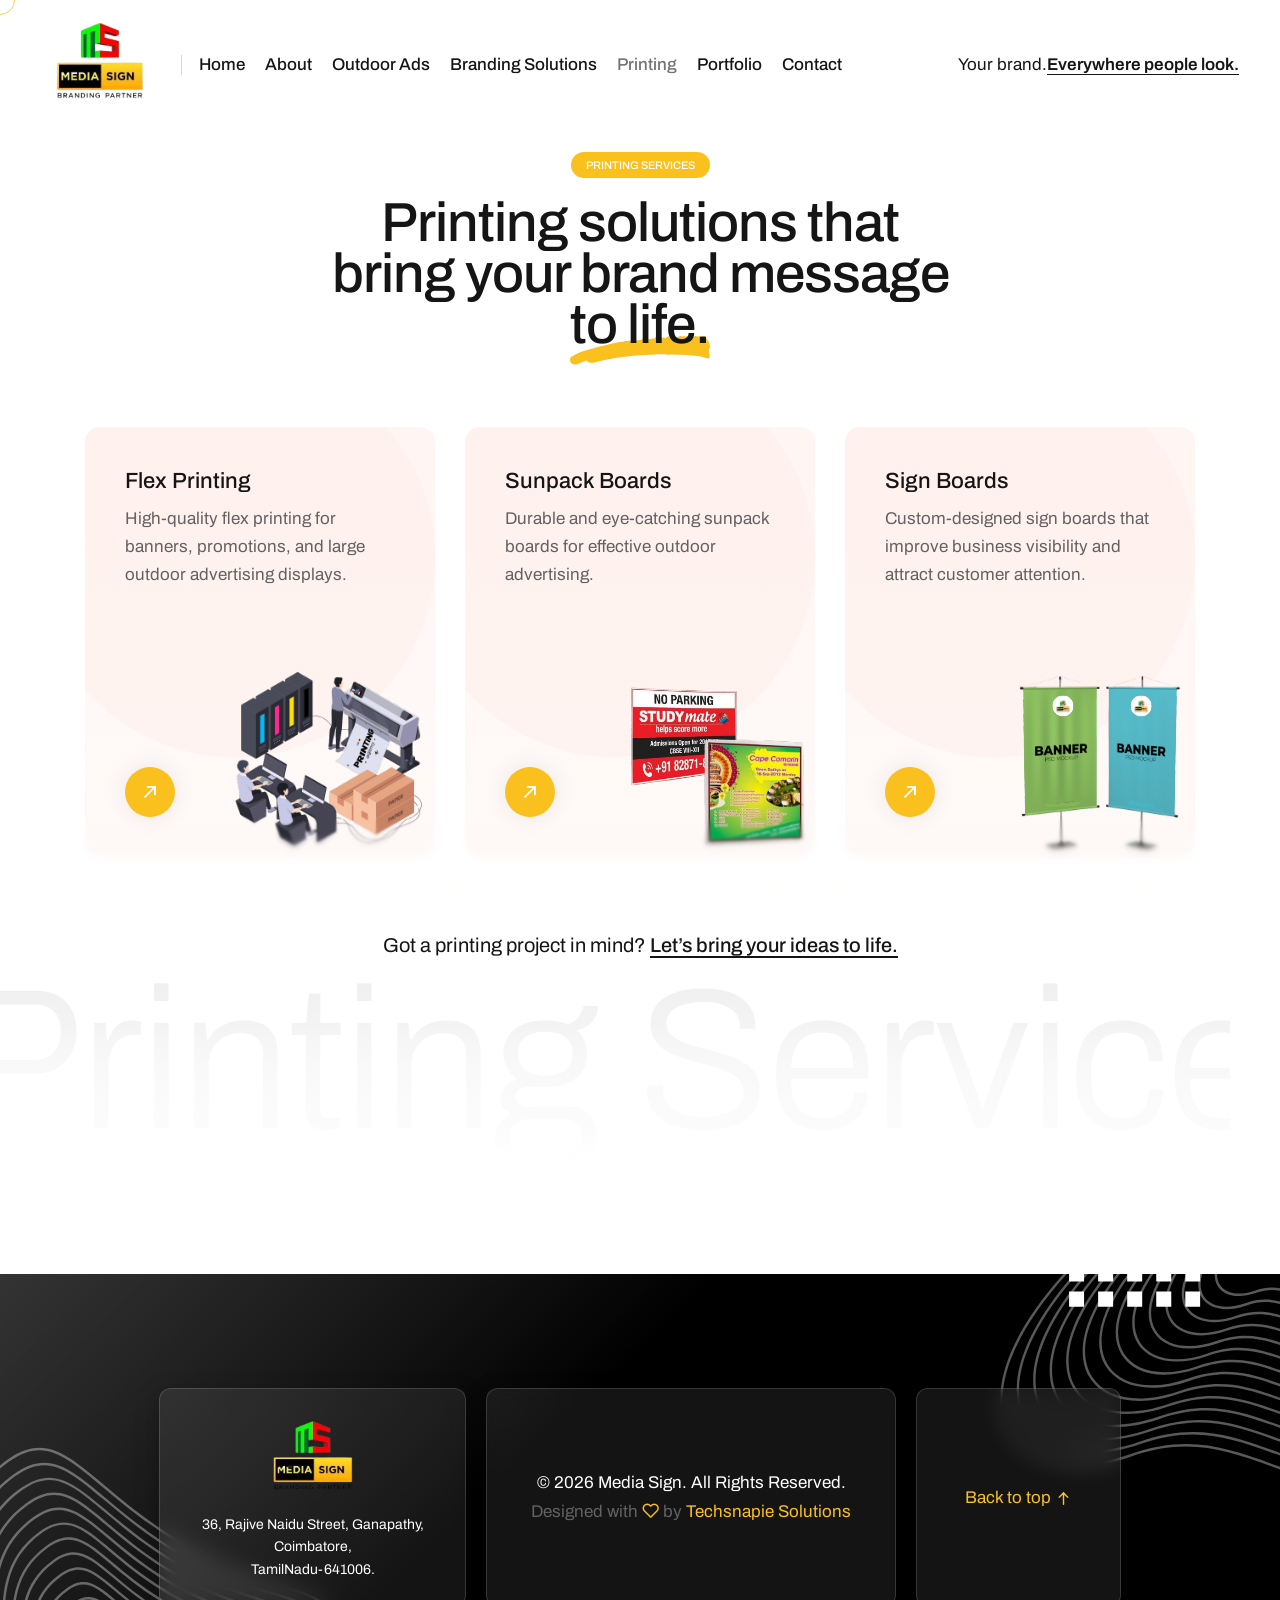
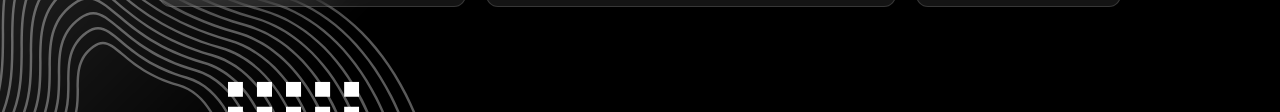
<file: demo-branding-studio-printing.html>
<!doctype html>
<html class="no-js" lang="en">
    <head>
        <title>Media Sign - Printing Services</title>
        <meta charset="utf-8">
        <meta http-equiv="X-UA-Compatible" content="IE=edge" />
        <meta name="author" content="Media Sign | Your Trusted Branding Partner" />
        <meta name="viewport" content="width=device-width,initial-scale=1.0" />
        <meta name="description" content="Boost your business visibility with Media Sign - specialists in outdoor advertising, corporate branding, flex printing and ATL marketing campaigns across Tamil Nadu, Kerala and Puducherry.">
        <meta name="keywords" content="flex printing in coimbatore, banner printing services coimbatore, sign board makers in coimbatore, sunpack board printing, canopy printing services, vinyl printing services, poster printing and pasting service,
         commercial signage company, mall branding services, apartment promotion activities, school admission marketing campaign, hospital marketing promotion, retail store opening promotion, event promotion company, brand activation agency">
        <!-- favicon icon -->
        <link rel="shortcut icon" href="images/Media-Sign-favicon.jpg">
        <link rel="apple-touch-icon" href="images/Media-Sign-favicon.jpg">
        <link rel="apple-touch-icon" sizes="72x72" href="images/Media-Sign-favicon.jpg">
        <link rel="apple-touch-icon" sizes="114x114" href="images/Media-Sign-favicon.jpg">
        <!-- google fonts preconnect -->
        <link rel="preconnect" href="https://fonts.googleapis.com" crossorigin>
        <link rel="preconnect" href="https://fonts.gstatic.com" crossorigin>
        <!-- style sheets and font icons  -->
        <link rel="stylesheet" href="css/vendors.min.css" />
        <link rel="stylesheet" href="css/icon.min.css" />
        <link rel="stylesheet" href="css/style.css"/>
        <link rel="stylesheet" href="css/responsive.css"/>
        <link rel="stylesheet" href="demos/branding-studio/branding-studio.css" />
    </head>
    <body data-mobile-nav-style="full-screen-menu" data-mobile-nav-bg-color="#2d2c2b" class="custom-cursor">
        <!-- start cursor -->
        <div class="cursor-page-inner">
            <div class="circle-cursor circle-cursor-inner"></div>
            <div class="circle-cursor circle-cursor-outer"></div>
        </div>
        <!-- end cursor -->
       <!-- start header -->
        <header class="header-with-topbar">
            <!-- start navigation -->
            <nav class="navbar navbar-expand-lg header-light glass-navbar">
                <div class="container-fluid">
                    <div class="col-auto">
                        <a class="navbar-brand" href="index.html" aria-label="logo">
                            <img src="images/Media-Sign-Logo.webp" data-at2x="images/Media-Sign-Logo.webp" alt="" class="default-logo">
                            <img src="images/Media-Sign-Logo.webp" data-at2x="images/Media-Sign-Logo.webp" alt="" class="alt-logo">
                            <img src="images/Media-Sign-Logo.webp" data-at2x="images/Media-Sign-Logo.webp" alt="" class="mobile-logo">
                        </a>
                    </div> 
                    <div class="col-auto menu-order left-nav">
                        <button class="navbar-toggler float-start" type="button" data-bs-toggle="collapse"
                                data-bs-target="#navbarNav" aria-controls="navbarNav" aria-label="Toggle navigation">
                            <span class="navbar-toggler-line"></span>
                            <span class="navbar-toggler-line"></span>
                            <span class="navbar-toggler-line"></span>
                            <span class="navbar-toggler-line"></span>
                        </button>
                        <div class="collapse navbar-collapse" id="navbarNav">
                            <ul class="navbar-nav">

    <li class="nav-item">
        <a href="index.html" class="nav-link">Home</a>
    </li>

    <li class="nav-item">
        <a href="demo-branding-studio-about.html" class="nav-link">About</a>
    </li>
    <li class="nav-item">
        <a href="demo-branding-studio-outdoor.html" class="nav-link">Outdoor Ads</a>
    </li>
    <li class="nav-item">
        <a href="demo-branding-studio-branding.html" class="nav-link">Branding Solutions</a>
    </li>
    <li class="nav-item">
        <a href="demo-branding-studio-printing.html" class="nav-link">Printing</a>
    </li>
   
    <!-- <li class="nav-item dropdown">
        <a href="demo-branding-studio-outdoor.html" class="nav-link dropdown-toggle" data-bs-toggle="dropdown">
            Outdoor Ads
        </a>
        <ul class="dropdown-menu">
            <li><a class="dropdown-item" href="demo-branding-studio-outdoor.html">Hoarding Boards</a></li>
            <li><a class="dropdown-item" href="demo-branding-studio-outdoor.html">Billboards</a></li>
            <li><a class="dropdown-item" href="demo-branding-studio-outdoor.html">Pole Kiosk Ads</a></li>
            <li><a class="dropdown-item" href="demo-branding-studio-outdoor.html">Bus Shelter Ads</a></li>
            <li><a class="dropdown-item" href="demo-branding-studio-outdoor.html">Traffic Signal Ads</a></li>
            <li><a class="dropdown-item" href="demo-branding-studio-outdoor.html">Theatre Ads</a></li>
            <li><a class="dropdown-item" href="demo-branding-studio-outdoor.html">Railway Ads</a></li>
        </ul>
    </li> 

    
    <li class="nav-item dropdown">
        <a href="demo-branding-studio-branding.html" class="nav-link dropdown-toggle" data-bs-toggle="dropdown">
            Branding Solutions
        </a>
        <ul class="dropdown-menu">
            <li><a class="dropdown-item" href="demo-branding-studio-branding.html">Mall Branding</a></li>
            <li><a class="dropdown-item" href="demo-branding-studio-branding.html">Apartment Campaigns</a></li>
            <li><a class="dropdown-item" href="demo-branding-studio-branding.html">Event Branding</a></li>
            <li><a class="dropdown-item" href="demo-branding-studio-branding.html">Retail Store Launch</a></li>
        </ul>
    </li>

   
    <li class="nav-item dropdown">
        <a href="demo-branding-studio-printing.html" class="nav-link dropdown-toggle" data-bs-toggle="dropdown">
            Printing
        </a>
        <ul class="dropdown-menu">
            <li><a class="dropdown-item" href="demo-branding-studio-printing.html">Flex Printing</a></li>
            <li><a class="dropdown-item" href="demo-branding-studio-printing.html">Sunpack Boards</a></li>
            <li><a class="dropdown-item" href="demo-branding-studio-printing.html">Sign Boards</a></li>
            <li><a class="dropdown-item" href="demo-branding-studio-printing.html">Banners</a></li>
        </ul>
    </li> -->

    <li class="nav-item">
        <a href="demo-branding-studio-projects.html" class="nav-link">Portfolio</a>
    </li>

    <li class="nav-item">
        <a href="demo-branding-studio-contact.html" class="nav-link">Contact</a>
    </li>

</ul>
                        </div>
                    </div>
                    <div class="col-auto ms-auto d-none d-lg-flex">
                        <div class="header-icon ">
                            <span class="text-dark-gray d-none d-xl-block">Your brand.<span class="text-decoration-line-bottom fw-600">Everywhere people look.</span></span>
                            
                        </div>
                    </div>
                </div>
            </nav>
            <!-- end navigation -->
        </header>
        
        <!-- start section -->
        <section class="py-04">
            <div class="container">
                <div class="row justify-content-center mb-45px md-mb-30px">
                    <div class="col-xl-7 col-lg-8 text-center" data-anime='{ "el": "childs", "translateY": [30, 0], "opacity": [0,1], "duration": 600, "delay":0, "staggervalue": 300, "easing": "easeOutQuad" }'>
                        <div class="fs-11 lh-26 fw-500 text-uppercase text-white bg-base-color border-radius-30px ps-15px pe-15px mb-20px d-inline-block">Printing services</div>
                        <h2 class="fw-500 text-dark-gray">Printing solutions that bring your brand message <span class="highlight-separator pb-0" data-shadow-animation="true" data-animation-delay="1500">to life.<span><img src="images/highlight-separator-updated.svg" alt=""></span></span></h2>
                    </div>
                </div>
                <div class="row row-cols-1 row-cols-lg-3 row-cols-sm-2 justify-content-center" data-anime='{ "el": "childs", "translateY": [20, 0], "opacity": [0,1], "duration": 600, "delay": 300, "staggervalue": 300, "easing": "easeOutQuad" }'>
                    <!-- start services box style -->
                    <div class="col services-box-style-08 mb-30px">
                        <div class="bg-gradient-misty-rose box-shadow-quadruple-large-hover border-radius-15px position-relative overflow-hidden pe-50px ps-50px pt-40px pb-40px xl-p-40px lg-p-30px md-p-40px xs-p-30px h-430px d-flex">
                            <span class="bg-bright-turquoise h-400px w-400px border-radius-100 opacity-2 d-inline-block position-absolute left-minus-50px top-minus-70px z-index-0"></span>
                            <div class="position-relative z-index-1 d-flex flex-column">
                                <a href="demo-branding-studio-contact.html" class="fs-22 fw-500 text-dark-gray d-block mb-10px">Flex Printing</a>
                                <p class="w-90 xl-w-100">High-quality flex printing for banners, promotions, and large outdoor advertising displays.</p>
                                <a href="demo-branding-studio-contact.html" class="mt-auto h-50px w-50px rounded-circle bg-base-color d-flex align-items-center justify-content-center box-shadow-large box-shadow-hover" aria-label="link"><i class="feather icon-feather-arrow-up-right fs-20 text-white"></i></a>
                            </div>
                            <img class="position-absolute right-0px bottom-0px" src="images/flex-printing.svg" alt="">
                        </div>
                    </div>
                    <!-- end services box style -->
                    <!-- start services box style -->
                    <div class="col services-box-style-08 mb-30px">
                        <div class="bg-gradient-misty-rose box-shadow-quadruple-large-hover border-radius-15px position-relative overflow-hidden pe-50px ps-50px pt-40px pb-40px xl-p-40px lg-p-30px md-p-40px xs-p-30px h-430px d-flex">
                            <span class="bg-bright-turquoise h-400px w-400px border-radius-100 opacity-2 d-inline-block position-absolute left-minus-50px top-minus-70px z-index-0"></span>
                            <div class="position-relative z-index-1 d-flex flex-column">
                                <a href="demo-branding-studio-contact.html" class="fs-22 fw-500 text-dark-gray d-block mb-10px">Sunpack Boards</a>
                                <p class="w-90 xl-w-100">Durable and eye-catching sunpack boards for effective outdoor advertising.</p>
                                <a href="demo-branding-studio-contact.html" class="mt-auto h-50px w-50px rounded-circle bg-base-color d-flex align-items-center justify-content-center box-shadow-large box-shadow-hover" aria-label="link"><i class="feather icon-feather-arrow-up-right fs-20 text-white"></i></a>
                            </div>
                            <img class="position-absolute right-0px bottom-0px" src="images/sunpack-boards.svg" alt="">
                        </div>
                    </div>
                    <!-- end services box style -->
                    <!-- start services box style -->
                    <div class="col services-box-style-08 mb-30px">
                        <div class="bg-gradient-misty-rose box-shadow-quadruple-large-hover border-radius-15px position-relative overflow-hidden pe-50px ps-50px pt-40px pb-40px xl-p-40px lg-p-30px md-p-40px xs-p-30px h-430px d-flex">
                            <span class="bg-bright-turquoise h-400px w-400px border-radius-100 opacity-2 d-inline-block position-absolute left-minus-50px top-minus-70px z-index-0"></span>
                            <div class="position-relative z-index-1 d-flex flex-column">
                                <a href="demo-branding-studio-contact.html" class="fs-22 fw-500 text-dark-gray d-block mb-10px">Sign Boards</a>
                                <p class="w-90 xl-w-100">Custom-designed sign boards that improve business visibility and attract customer attention.</p>
                                <a href="demo-branding-studio-contact.html" class="mt-auto h-50px w-50px rounded-circle bg-base-color d-flex align-items-center justify-content-center box-shadow-large box-shadow-hover" aria-label="link"><i class="feather icon-feather-arrow-up-right fs-20 text-white"></i></a>
                            </div>
                            <img class="position-absolute right-0px bottom-0px" src="images/sign-boards.svg" alt="">
                        </div>
                    </div>
                    <!-- end services box style -->
                    <!-- start services box style -->
                    
                    <!-- end services box style -->
                    <!-- start services box style -->
                    
                    <!-- end services box style -->
                    <!-- start services box style -->
                    
                    <!-- end services box style -->
                </div>
                <div class="row mt-4 md-mt-50px">
                    <div class="col-12 text-center">
                        <span class="fs-20 text-dark-gray">Got a printing project in mind? <a href="demo-branding-studio-contact.html" class="text-dark-gray text-dark-gray-hover text-decoration-line-bottom border-2 border-color-dark-gray fw-500">Let’s bring your ideas to life.</a></span>
                    </div>
                </div>
            </div>
        </section>
        <!-- end section -->
        
        <!-- start section -->
        <section class="pt-0 pb-30px overflow-hidden">
            <div class="container-fluid p-0">
                <div class="row g-0">
                    <div class="col-12 text-center opacity-8">
                        <div class="fs-200 lh-200 lg-fs-150 sm-w-100 fw-300 ls-minus-3px text-gradient-light-gray-white text-white-space-nowrap" data-bottom-top="transform: translate3d(-50px, 0px, 0px);" data-top-bottom="transform: translate3d(50px, 0px, 0px);">Printing Services</div>
                    </div>
                </div>
            </div>
        </section>
        <!-- end section -->
        <!-- start section -->
        <section class="p-0">
            <div class="container-fluid p-0">
                <div class="row g-0">
                    <div class="col-12 elements-social social-icon-style-11">
                        <ul class="fs-18 dark border-top border-color-transparent-dark-very-light" data-anime='{ "el": "childs", "translateX": [-30, 0], "opacity": [0,1], "duration": 600, "delay": 0, "staggervalue": 300, "easing": "easeOutQuad" }'>
                            <li>
                                <a class="instagram" href="https://www.instagram.com" target="_blank">
                                    <span class="fw-500">Instagram</span>
                                    <i class="feather icon-feather-arrow-up-right text-base-color ms-5px"></i>
                                </a> 
                            </li>
                            <li>
                                <a class="facebook" href="https://www.facebook.com/" target="_blank">
                                    <span class="fw-500">Facebook</span>
                                    <i class="feather icon-feather-arrow-up-right text-base-color ms-5px"></i>
                                </a>
                            </li>
                            <li>
                                <a class="twitter" href="https://www.x.com" target="_blank">
                                    <span class="fw-500">X</span>
                                    <i class="feather icon-feather-arrow-up-right text-base-color ms-5px"></i>
                                </a>
                            </li>
                            <li>
                                <a class="youtube" href="https://www.youtube.com" target="_blank">
                                    <span class="fw-500">YouTube</span>
                                    <i class="feather icon-feather-arrow-up-right text-base-color ms-5px"></i>
                                </a> 
                            </li>
                            
                        </ul>
                    </div>
                </div>
            </div>
        </section>
        <!-- end section -->
        <!-- start footer -->
        <footer class="ps-4 pe-4 xxl-pe-2 xxl-ps-2 lg-pe-0 lg-ps-0 cover-background sm-pt-40px sm-pb-30px" style="background-image: url('images/footer-banner.svg')">
            <div class="container-fluid">
                
                <div class="row justify-content-center pt-2 text-center text-md-start">
                    <!-- start footer logo -->
                    <div class="col-xl-3 col-md-6 lg-mb-30px glass-footer-card">
    
    <div class="footer-contact d-flex align-items-center justify-content-center gap-15px flex-wrap text-center">
        
        <a href="index.html" class="footer-logo d-inline-block" aria-label="logo">
            <img src="images/Media-Sign-Logo.webp" data-at2x="images/Media-Sign-Logo.webp" alt="">
        </a>

        <p class="mb-0 text-white">
            36, Rajive Naidu Street, Ganapathy, Coimbatore,<br>
            TamilNadu-641006.
        </p>

    </div>

</div>
                    <!-- end footer address -->
                    <!-- start footer social 
                    <div class="col-xl-2 col-md-4">
                        <ul>
                            <li><a href="demo-branding-studio-outdoor.html">Outdoor Ads</a></li>
                            <li><a href="demo-branding-studio-branding.html">Branding Solutions</a></li>
                            <li><a href="demo-branding-studio-printing.html">Printing</a></li>
                        </ul>
                    </div>
                     end footer social -->
                    
                    <!-- start footer menu -->
                    
                     <!-- start footer company info -->
                    <div class="col-xl-4 col-md-4 last-paragraph-no-margin lg-mb-30px glass-footer-card">
                        <p class="w-90 xxl-w-100 lg-w-80 md-w-100"><span class="text-white mb-5px d-block">© 2026 Media Sign. All Rights Reserved.</span>Designed with <i class="feather icon-feather-heart text-base-color"></i> by <a href="https://www.techsnapie.com/" target="_blank" class="text-base-color">Techsnapie Solutions</a></p>
                    </div>
                    <!-- end footer company info -->
                    <!-- start footer back to top -->
                    <div class="col-xl-2 col-md-4 last-paragraph-no-margin lg-mb-30px glass-footer-card">
                        <a class="scroll-top text-base-color" aria-label="scroll" href="#">Back to top <i class="feather icon-feather-arrow-up text-base-color align-middle"></i></a>
                    </div>
                    <!-- end footer back to top -->
                </div>
            </div>
        </footer>
        <!-- end footer -->
        <!-- start crafto progressive blur -->
        <div class="crafto-progressive-blur crafto-progressive-blur-bottom" blur-bottom="yes" style="--progressive-blur-height:15vh"></div>
        <!-- end crafto progressive blur -->
        <!-- javascript libraries -->
        <script type="text/javascript" src="js/jquery.js"></script>
        <script type="text/javascript" src="js/vendors.min.js"></script>
        <script type="text/javascript" src="js/main.js"></script>
    </body>
</html>
</file>
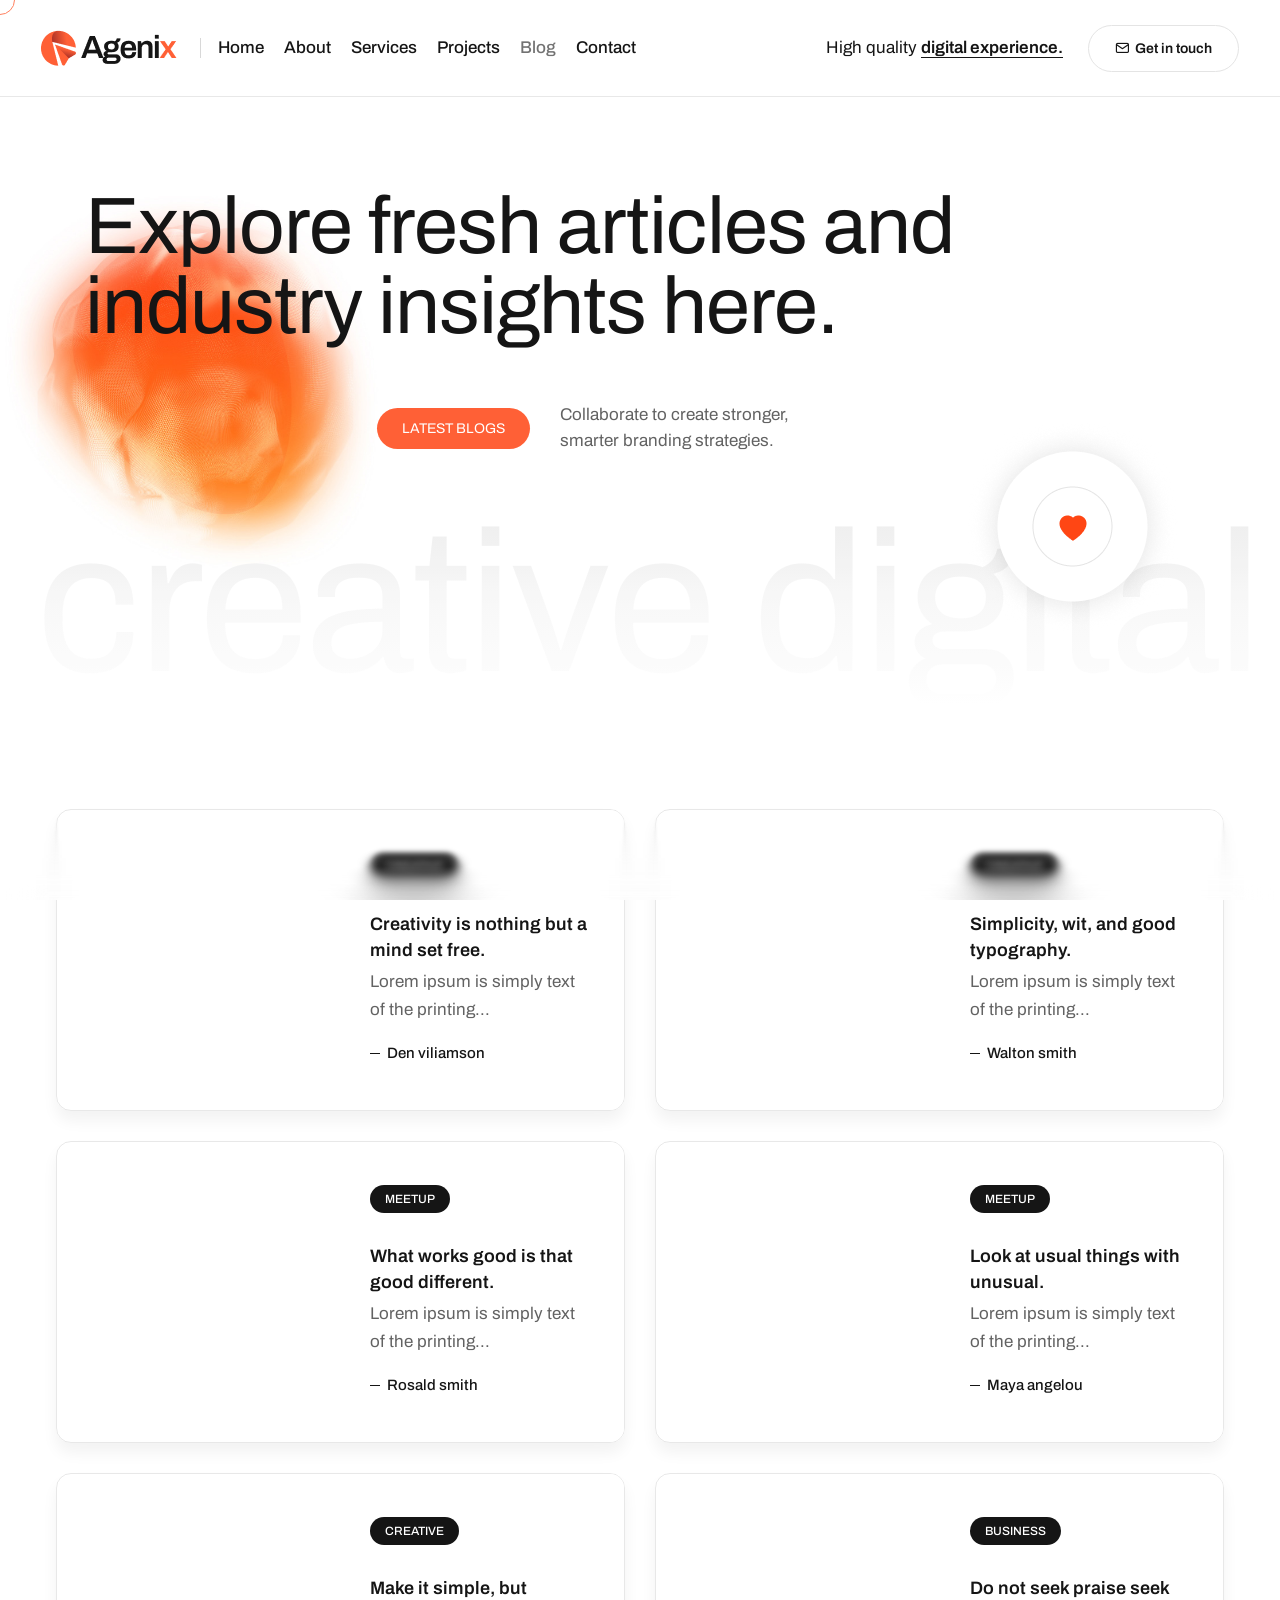
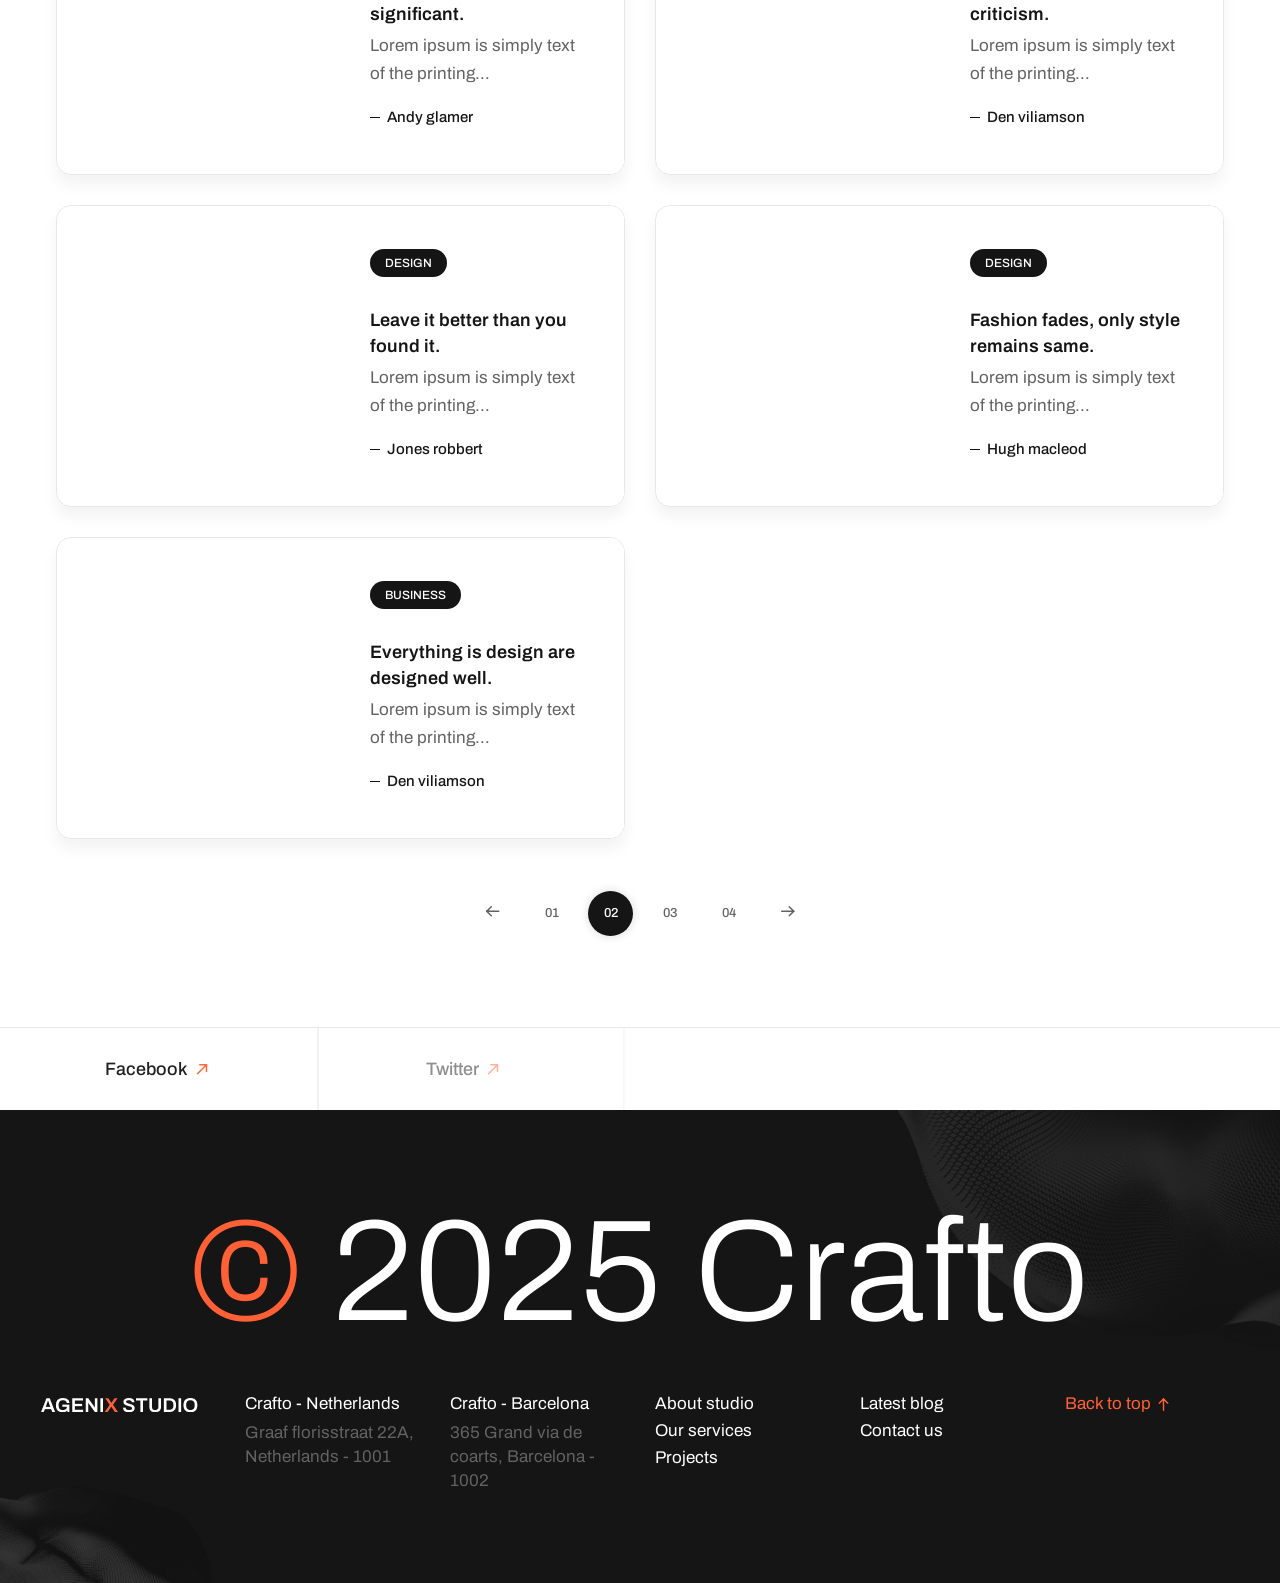
<file: media_sign/demo-branding-studio-blog.html>
﻿<!doctype html>
<html class="no-js" lang="en">
    <head>
        <title>Crafto - The Multipurpose HTML5 Template</title>
        <meta charset="utf-8">
        <meta http-equiv="X-UA-Compatible" content="IE=edge" />
        <meta name="author" content="ThemeZaa">
        <meta name="viewport" content="width=device-width,initial-scale=1.0" />
        <meta name="description" content="Elevate your online presence with Crafto - a modern, versatile, multipurpose Bootstrap 5 responsive HTML5, SCSS template using highly creative 56+ ready demos.">
        <!-- favicon icon -->
        <link rel="shortcut icon" href="images/favicon.png">
        <link rel="apple-touch-icon" href="images/apple-touch-icon-57x57.png">
        <link rel="apple-touch-icon" sizes="72x72" href="images/apple-touch-icon-72x72.png">
        <link rel="apple-touch-icon" sizes="114x114" href="images/apple-touch-icon-114x114.png">
        <!-- google fonts preconnect -->
        <link rel="preconnect" href="https://fonts.googleapis.com" crossorigin>
        <link rel="preconnect" href="https://fonts.gstatic.com" crossorigin>
        <!-- style sheets and font icons  -->
        <link rel="stylesheet" href="css/vendors.min.css" />
        <link rel="stylesheet" href="css/icon.min.css" />
        <link rel="stylesheet" href="css/style.css"/>
        <link rel="stylesheet" href="css/responsive.css"/>
        <link rel="stylesheet" href="demos/branding-studio/branding-studio.css" />
    </head>
    <body data-mobile-nav-style="full-screen-menu" data-mobile-nav-bg-color="#2d2c2b" class="custom-cursor">
        <!-- start cursor -->
        <div class="cursor-page-inner">
            <div class="circle-cursor circle-cursor-inner"></div>
            <div class="circle-cursor circle-cursor-outer"></div>
        </div>
        <!-- end cursor -->
        <!-- start header -->
        <header>
            <!-- start navigation -->
            <nav class="navbar navbar-expand-lg header-light bg-white border-bottom border-color-transparent-dark-very-light disable-fixed">
                <div class="container-fluid">
                    <div class="col-auto">
                        <a class="navbar-brand" href="index.html" aria-label="logo">
                            <img src="images/demo-branding-studio-logo-black.png" data-at2x="images/demo-branding-studio-logo-black@2x.png" alt="" class="default-logo">
                            <img src="images/demo-branding-studio-logo-black.png" data-at2x="images/demo-branding-studio-logo-black@2x.png" alt="" class="alt-logo">
                            <img src="images/demo-branding-studio-logo-black.png" data-at2x="images/demo-branding-studio-logo-black@2x.png" alt="" class="mobile-logo">
                        </a>
                    </div> 
                    <div class="col-auto menu-order left-nav">
                        <button class="navbar-toggler float-start" type="button" data-bs-toggle="collapse"
                                data-bs-target="#navbarNav" aria-controls="navbarNav" aria-label="Toggle navigation">
                            <span class="navbar-toggler-line"></span>
                            <span class="navbar-toggler-line"></span>
                            <span class="navbar-toggler-line"></span>
                            <span class="navbar-toggler-line"></span>
                        </button>
                        <div class="collapse navbar-collapse" id="navbarNav">
                            <ul class="navbar-nav">
                                <li class="nav-item"><a href="index.html" class="nav-link" aria-label="link">Home</a></li>
                                <li class="nav-item"><a href="demo-branding-studio-about.html" class="nav-link" aria-label="link">About</a></li>
                                <li class="nav-item"><a href="demo-branding-studio-services.html" class="nav-link" aria-label="link">Services</a></li>
                                <li class="nav-item"><a href="demo-branding-studio-projects.html" class="nav-link" aria-label="link">Projects</a></li>
                                <li class="nav-item"><a href="demo-branding-studio-blog.html" class="nav-link" aria-label="link">Blog</a></li>
                                <li class="nav-item"><a href="demo-branding-studio-contact.html" class="nav-link" aria-label="link">Contact</a></li>
                            </ul>
                        </div>
                    </div>
                    <div class="col-auto ms-auto d-none d-lg-flex">
                        <div class="header-icon">
                            <span class="text-dark-gray d-none d-xl-block">High quality <span class="text-decoration-line-bottom fw-600">digital experience.</span></span>
                            <div class="header-button ms-25px">
                                <a href="demo-branding-studio-contact.html" class="btn border-1 btn-transparent-light-gray btn-medium btn-rounded left-icon btn-switch-text" aria-label="link">
                                    <span>
                                        <span><i class="feather icon-feather-mail"></i></span>
                                        <span class="btn-double-text" data-text="Get in touch">Get in touch</span>
                                    </span>
                                </a>
                            </div>
                        </div>
                    </div>
                </div>
            </nav>
            <!-- end navigation -->
        </header>
        <!-- end header -->
         <!-- start page title -->
        <section class="pb-0 top-space-margin position-relative">
            <div class="container page-title-extra-large position-relative">
                <div class="row" data-anime='{ "el": "childs", "translateY": [30, 0], "opacity": [0,1], "duration": 600, "delay": 0, "staggervalue": 300, "easing": "easeOutQuad" }'>
                    <div class="col-xxl-9 col-xl-10 text-center text-lg-start">
                        <h2 class="text-dark-gray mb-6">Explore fresh articles and industry insights here.</h2>
                    </div>
                </div>
                <div class="row align-items-center" data-anime='{ "el": "childs", "translateY": [30, 0], "opacity": [0,1], "duration": 600, "delay": 0, "staggervalue": 300, "easing": "easeOutQuad" }'>
                    <div class="col-md-5 text-center text-md-end md-mb-15px">
                        <h1 class="text-uppercase text-white bg-base-color border-radius-30px ps-25px pe-25px pt-10px pb-10px d-inline-block mb-0">Latest blogs</h1>
                    </div>
                    <div class="col-xl-3 col-lg-4 col-md-5 last-paragraph-no-margin text-center text-md-start">
                        <p class="lh-26 w-90 sm-w-100">Collaborate to create stronger, smarter branding strategies.</p>
                    </div>
                </div>
                <div class="position-absolute right-minus-120px xxl-right-0px xl-right-30px bottom-minus-180px z-index-1 d-none d-md-flex flex-column align-items-center justify-content-center">
                    <img src="images/demo-branding-studio-about-01.png" class="position-absolute" alt="">
                    <img src="images/demo-branding-studio-about-02.png" class="animation-rotation" alt="">
                </div>
            </div>
            <img class="position-absolute left-30px top-130px z-index-minus-2 w-25" src="images/demo-branding-studio-bg-01.jpg" alt="" data-bottom-top="transform:scale(0.5, 0.5)" data-top-bottom="transform:scale(1.2, 1.2)">
        </section>
        <!-- end page title -->
        <!-- start section -->
        <section class="pt-50px overflow-hidden">
            <div class="container-fluid p-0">
                <div class="row g-0">
                    <div class="col-12 text-center opacity-8">
                        <div class="fs-200 lh-200 ls-minus-3px text-gradient-light-gray-white text-white-space-nowrap" data-bottom-top="transform: translate3d(-50px, 0px, 0px);" data-top-bottom="transform: translate3d(50px, 0px, 0px);">creative digital agency</div>
                    </div>
                </div>
            </div>
        </section>
        <!-- end section -->
        <!-- start section -->
        <section class="ps-4 pe-4 xxl-ps-2 xxl-pe-2 lg-ps-0 lg-pe-0 pt-0">
            <div class="container-fluid">
                <div class="row">
                    <div class="col-12">
                        <ul class="blog-side-image blog-wrapper grid-loading grid grid-3col xxl-grid-2col xl-grid-2col lg-grid-2col md-grid-1col sm-grid-1col xs-grid-1col gutter-extra-large">
                            <li class="grid-sizer"></li>
                            <!-- start blog item -->
                            <li class="grid-item">
                                <div class="blog-box d-md-flex d-block flex-row h-100 border-radius-15px overflow-hidden box-shadow-bottom border border-color-transparent-dark-very-light">
                                    <div class="blog-image w-50 sm-w-100 cover-background" style="background-image: url('https://placehold.co/800x923')">
                                        <a href="demo-branding-studio-blog-single-creative.html" class="blog-post-image-overlay"></a>
                                    </div>
                                    <div class="blog-content w-50 sm-w-100 pt-50px pb-40px ps-40px pe-40px xl-p-30px bg-white d-flex flex-column justify-content-center align-items-start last-paragraph-no-margin">
                                        <a href="#" class="categories-btn bg-dark-gray text-white text-uppercase fw-500 mb-30px">Creative</a>
                                        <a href="demo-branding-studio-blog-single-creative.html" class="card-title text-dark-gray text-dark-gray-hover mb-5px fw-600 fs-18 lh-26">Creativity is nothing but a mind set free.</a>
                                        <p>Lorem ipsum is simply text of the printing...</p>
                                        <div class="mt-15px"><span class="separator bg-dark-gray"></span><a href="#" class="text-dark-gray text-dark-gray-hover d-inline-block fs-15 fw-500 fw-500">Den viliamson</a></div>
                                    </div>
                                </div>
                            </li>
                            <!-- end blog item -->
                            <!-- start blog item -->
                            <li class="grid-item">
                                <div class="blog-box d-md-flex d-block flex-row h-100 border-radius-15px overflow-hidden box-shadow-bottom border border-color-transparent-dark-very-light">
                                    <div class="blog-image w-50 sm-w-100 cover-background" style="background-image: url('https://placehold.co/800x923')">
                                        <a href="demo-branding-studio-blog-single-creative.html" class="blog-post-image-overlay"></a>
                                    </div>
                                    <div class="blog-content w-50 sm-w-100 pt-50px pb-40px ps-40px pe-40px xl-p-30px bg-white d-flex flex-column justify-content-center align-items-start last-paragraph-no-margin">
                                        <a href="#" class="categories-btn bg-dark-gray text-white text-uppercase fw-500 mb-30px">Creative</a>
                                        <a href="demo-branding-studio-blog-single-creative.html" class="card-title text-dark-gray text-dark-gray-hover mb-5px fw-600 fs-18 lh-26">Simplicity, wit, and good typography.</a>
                                        <p>Lorem ipsum is simply text of the printing...</p>
                                        <div class="mt-15px"><span class="separator bg-dark-gray"></span><a href="#" class="text-dark-gray text-dark-gray-hover d-inline-block fs-15 fw-500 fw-500">Walton smith</a></div>
                                    </div>
                                </div>
                            </li>
                            <!-- end blog item -->
                            <!-- start blog item -->
                            <li class="grid-item">
                                <div class="blog-box d-md-flex d-block flex-row h-100 border-radius-15px overflow-hidden box-shadow-bottom border border-color-transparent-dark-very-light">
                                    <div class="blog-image w-50 sm-w-100 cover-background" style="background-image: url('https://placehold.co/800x923')">
                                        <a href="demo-branding-studio-blog-single-creative.html" class="blog-post-image-overlay"></a>
                                    </div>
                                    <div class="blog-content w-50 sm-w-100 pt-50px pb-40px ps-40px pe-40px xl-p-30px bg-white d-flex flex-column justify-content-center align-items-start last-paragraph-no-margin">
                                        <a href="#" class="categories-btn bg-dark-gray text-white text-uppercase fw-500 mb-30px">Meetup</a>
                                        <a href="demo-branding-studio-blog-single-creative.html" class="card-title text-dark-gray text-dark-gray-hover mb-5px fw-600 fs-18 lh-26">What works good is that good different.</a>
                                        <p>Lorem ipsum is simply text of the printing...</p>
                                        <div class="mt-15px"><span class="separator bg-dark-gray"></span><a href="#" class="text-dark-gray text-dark-gray-hover d-inline-block fs-15 fw-500 fw-500">Rosald smith</a></div>
                                    </div>
                                </div>
                            </li>
                            <!-- end blog item -->
                            <!-- start blog item -->
                            <li class="grid-item">
                                <div class="blog-box d-md-flex d-block flex-row h-100 border-radius-15px overflow-hidden box-shadow-bottom border border-color-transparent-dark-very-light">
                                    <div class="blog-image w-50 sm-w-100 cover-background" style="background-image: url('https://placehold.co/800x923')">
                                        <a href="demo-branding-studio-blog-single-creative.html" class="blog-post-image-overlay"></a>
                                    </div>
                                    <div class="blog-content w-50 sm-w-100 pt-50px pb-40px ps-40px pe-40px xl-p-30px bg-white d-flex flex-column justify-content-center align-items-start last-paragraph-no-margin">
                                        <a href="#" class="categories-btn bg-dark-gray text-white text-uppercase fw-500 mb-30px">Meetup</a>
                                        <a href="demo-branding-studio-blog-single-creative.html" class="card-title text-dark-gray text-dark-gray-hover mb-5px fw-600 fs-18 lh-26">Look at usual things with unusual.</a>
                                        <p>Lorem ipsum is simply text of the printing...</p>
                                        <div class="mt-15px"><span class="separator bg-dark-gray"></span><a href="#" class="text-dark-gray text-dark-gray-hover d-inline-block fs-15 fw-500 fw-500">Maya angelou</a></div>
                                    </div>                                        
                                </div>
                            </li>
                            <!-- end blog item -->
                            <!-- start blog item -->
                            <li class="grid-item">
                                <div class="blog-box d-md-flex d-block flex-row h-100 border-radius-15px overflow-hidden box-shadow-bottom border border-color-transparent-dark-very-light">
                                    <div class="blog-image w-50 sm-w-100 cover-background" style="background-image: url('https://placehold.co/800x923')">
                                        <a href="demo-branding-studio-blog-single-creative.html" class="blog-post-image-overlay"></a>
                                    </div>
                                    <div class="blog-content w-50 sm-w-100 pt-50px pb-40px ps-40px pe-40px xl-p-30px bg-white d-flex flex-column justify-content-center align-items-start last-paragraph-no-margin">
                                        <a href="#" class="categories-btn bg-dark-gray text-white text-uppercase fw-500 mb-30px">Creative</a>
                                        <a href="demo-branding-studio-blog-single-creative.html" class="card-title text-dark-gray text-dark-gray-hover mb-5px fw-600 fs-18 lh-26">Make it simple, but significant.</a>
                                        <p>Lorem ipsum is simply text of the printing...</p>
                                        <div class="mt-15px"><span class="separator bg-dark-gray"></span><a href="#" class="text-dark-gray text-dark-gray-hover d-inline-block fs-15 fw-500 fw-500">Andy glamer</a></div>
                                    </div>
                                </div>
                            </li>
                            <!-- end blog item -->
                            <!-- start blog item -->
                            <li class="grid-item">
                                <div class="blog-box d-md-flex d-block flex-row h-100 border-radius-15px overflow-hidden box-shadow-bottom border border-color-transparent-dark-very-light">
                                    <div class="blog-image w-50 sm-w-100 cover-background" style="background-image: url('https://placehold.co/800x923')">
                                        <a href="demo-branding-studio-blog-single-creative.html" class="blog-post-image-overlay"></a>
                                    </div>
                                    <div class="blog-content w-50 sm-w-100 pt-50px pb-40px ps-40px pe-40px xl-p-30px bg-white d-flex flex-column justify-content-center align-items-start last-paragraph-no-margin">
                                        <a href="#" class="categories-btn bg-dark-gray text-white text-uppercase fw-500 mb-30px">Business</a>
                                        <a href="demo-branding-studio-blog-single-creative.html" class="card-title text-dark-gray text-dark-gray-hover mb-5px fw-600 fs-18 lh-26">Do not seek praise seek criticism.</a>
                                        <p>Lorem ipsum is simply text of the printing...</p>
                                        <div class="mt-15px"><span class="separator bg-dark-gray"></span><a href="#" class="text-dark-gray text-dark-gray-hover d-inline-block fs-15 fw-500 fw-500">Den viliamson</a></div>
                                    </div>
                                </div>
                            </li>
                            <!-- end blog item -->
                            <!-- start blog item -->
                            <li class="grid-item">
                                <div class="blog-box d-md-flex d-block flex-row h-100 border-radius-15px overflow-hidden box-shadow-bottom border border-color-transparent-dark-very-light">
                                    <div class="blog-image w-50 sm-w-100 cover-background" style="background-image: url('https://placehold.co/800x923')">
                                        <a href="demo-branding-studio-blog-single-creative.html" class="blog-post-image-overlay"></a>
                                    </div>
                                    <div class="blog-content w-50 sm-w-100 pt-50px pb-40px ps-40px pe-40px xl-p-30px bg-white d-flex flex-column justify-content-center align-items-start last-paragraph-no-margin">
                                        <a href="#" class="categories-btn bg-dark-gray text-white text-uppercase fw-500 mb-30px">Design</a>
                                        <a href="demo-branding-studio-blog-single-creative.html" class="card-title text-dark-gray text-dark-gray-hover mb-5px fw-600 fs-18 lh-26">Leave it better than you found it.</a>
                                        <p>Lorem ipsum is simply text of the printing...</p>
                                        <div class="mt-15px"><span class="separator bg-dark-gray"></span><a href="#" class="text-dark-gray text-dark-gray-hover d-inline-block fs-15 fw-500 fw-500">Jones robbert</a></div>
                                    </div>
                                </div>
                            </li>
                            <!-- end blog item -->
                            <!-- start blog item -->
                            <li class="grid-item">
                                <div class="blog-box d-md-flex d-block flex-row h-100 border-radius-15px overflow-hidden box-shadow-bottom border border-color-transparent-dark-very-light">
                                    <div class="blog-image w-50 sm-w-100 cover-background" style="background-image: url('https://placehold.co/800x923')">
                                        <a href="demo-branding-studio-blog-single-creative.html" class="blog-post-image-overlay"></a>
                                    </div>
                                    <div class="blog-content w-50 sm-w-100 pt-50px pb-40px ps-40px pe-40px xl-p-30px bg-white d-flex flex-column justify-content-center align-items-start last-paragraph-no-margin">
                                        <a href="#" class="categories-btn bg-dark-gray text-white text-uppercase fw-500 mb-30px">Design</a>
                                        <a href="demo-branding-studio-blog-single-creative.html" class="card-title text-dark-gray text-dark-gray-hover mb-5px fw-600 fs-18 lh-26">Fashion fades, only style remains same.</a>
                                        <p>Lorem ipsum is simply text of the printing...</p>
                                        <div class="mt-15px"><span class="separator bg-dark-gray"></span><a href="#" class="text-dark-gray text-dark-gray-hover d-inline-block fs-15 fw-500 fw-500">Hugh macleod</a></div>
                                    </div>
                                </div>
                            </li>
                            <!-- end blog item -->
                            <!-- start blog item -->
                            <li class="grid-item">
                                <div class="blog-box d-md-flex d-block flex-row h-100 border-radius-15px overflow-hidden box-shadow-bottom border border-color-transparent-dark-very-light">
                                    <div class="blog-image w-50 sm-w-100 cover-background" style="background-image: url('https://placehold.co/800x923')">
                                        <a href="demo-branding-studio-blog-single-creative.html" class="blog-post-image-overlay"></a>
                                    </div>
                                    <div class="blog-content w-50 sm-w-100 pt-50px pb-40px ps-40px pe-40px xl-p-30px bg-white d-flex flex-column justify-content-center align-items-start last-paragraph-no-margin">
                                        <a href="#" class="categories-btn bg-dark-gray text-white text-uppercase fw-500 mb-30px">Business</a>
                                        <a href="demo-branding-studio-blog-single-creative.html" class="card-title text-dark-gray text-dark-gray-hover mb-5px fw-600 fs-18 lh-26">Everything is design are designed well.</a>
                                        <p>Lorem ipsum is simply text of the printing...</p>
                                        <div class="mt-15px"><span class="separator bg-dark-gray"></span><a href="#" class="text-dark-gray text-dark-gray-hover d-inline-block fs-15 fw-500 fw-500">Den viliamson</a></div>
                                    </div>
                                </div>
                            </li>
                            <!-- end blog item -->                      
                        </ul>
                    </div>
                    <div class="col-12 mt-3 d-flex justify-content-center">
                        <ul class="pagination pagination-style-01 fs-13 fw-500 mb-0">
                            <li class="page-item"><a class="page-link" href="#"><i class="feather icon-feather-arrow-left fs-18 d-xs-none"></i></a></li>
                            <li class="page-item"><a class="page-link" href="#">01</a></li>
                            <li class="page-item active"><a class="page-link" href="#">02</a></li>
                            <li class="page-item"><a class="page-link" href="#">03</a></li>
                            <li class="page-item"><a class="page-link" href="#">04</a></li>
                            <li class="page-item"><a class="page-link" href="#"><i class="feather icon-feather-arrow-right fs-18 d-xs-none"></i></a></li>
                        </ul>
                    </div>
                </div>
            </div>
        </section>
        <!-- end section -->
        <!-- start section -->
        <section class="p-0">
            <div class="container-fluid p-0">
                <div class="row g-0">
                    <div class="col-12 elements-social social-icon-style-11">
                        <ul class="fs-18 dark border-top border-color-transparent-dark-very-light" data-anime='{ "el": "childs", "translateX": [-30, 0], "opacity": [0,1], "duration": 600, "delay": 0, "staggervalue": 300, "easing": "easeOutQuad" }'>
                            <li>
                                <a class="facebook" href="https://www.facebook.com/" target="_blank">
                                    <span class="fw-500">Facebook</span>
                                    <i class="feather icon-feather-arrow-up-right text-base-color ms-5px"></i>
                                </a>
                            </li>
                            <li>
                                <a class="twitter" href="https://www.twitter.com" target="_blank">
                                    <span class="fw-500">Twitter</span>
                                    <i class="feather icon-feather-arrow-up-right text-base-color ms-5px"></i>
                                </a>
                            </li>
                            <li>
                                <a class="dribbble" href="http://www.dribbble.com" target="_blank">
                                    <span class="fw-500">Dribbble</span>
                                    <i class="feather icon-feather-arrow-up-right text-base-color ms-5px"></i>
                                </a> 
                            </li>
                            <li>
                                <a class="instagram" href="https://www.instagram.com" target="_blank">
                                    <span class="fw-500">Instagram</span>
                                    <i class="feather icon-feather-arrow-up-right text-base-color ms-5px"></i>
                                </a> 
                            </li>
                        </ul>
                    </div>
                </div>
            </div>
        </section>
        <!-- end section -->
        <!-- start footer -->
        <footer class="ps-4 pe-4 xxl-pe-2 xxl-ps-2 lg-pe-0 lg-ps-0 cover-background sm-pt-50px sm-pb-50px" style="background-image: url('images/demo-branding-studio-footer-bg-img.jpg')">
            <div class="container-fluid">
                <div class="row">
                    <div class="col-12 text-center">
                        <div class="fs-275 fw-300 ls-1px text-white"><span class="text-base-color">©</span> 2025 Crafto</div>
                    </div>
                </div>
                <div class="row justify-content-center pt-4 sm-pt-35px text-center text-md-start">
                    <!-- start footer logo -->
                    <div class="col-xl-2 col-md-4 lg-mb-30px">
                        <a href="index.html" class="footer-logo d-inline-block" aria-label="logo"><img src="images/demo-branding-studio-logo-white.png" data-at2x="images/demo-branding-studio-logo-white@2x.png" alt=""></a>
                    </div>
                    <!-- end footer logo -->
                    <!-- start footer address -->
                    <div class="col-xl-2 col-md-4 last-paragraph-no-margin lg-mb-30px">
                        <p class="w-90 xxl-w-100 lg-w-80 md-w-100"><span class="text-white mb-5px d-block">Crafto - Netherlands</span>Graaf florisstraat 22A, Netherlands - 1001</p>
                    </div>
                    <!-- end footer address -->
                    <!-- start footer menu -->
                    <div class="col-xl-2 col-md-4 last-paragraph-no-margin lg-mb-30px">
                        <p class="w-90 xxl-w-100 lg-w-80 md-w-100"><span class="text-white mb-5px d-block">Crafto - Barcelona</span>365 Grand via de coarts, Barcelona - 1002</p>
                    </div>
                    <!-- end footer menu -->
                    <!-- start footer social -->
                    <div class="col-xl-2 col-md-4">
                        <ul>
                            <li><a href="demo-branding-studio-about.html">About studio</a></li>
                            <li><a href="demo-branding-studio-services.html">Our services</a></li>
                            <li><a href="demo-branding-studio-projects.html">Projects</a></li>
                        </ul>
                    </div>
                    <!-- end footer social -->
                    <!-- start footer menu -->
                    <div class="col-xl-2 col-md-4">
                        <ul>
                            <li><a href="demo-branding-studio-blog.html">Latest blog</a></li>
                            <li><a href="demo-branding-studio-contact.html">Contact us</a></li>
                        </ul>
                    </div>
                    <!-- end footer menu -->
                    <!-- start footer back to top -->
                    <div class="col-xl-2 col-md-4">
                        <a class="scroll-top text-base-color" aria-label="scroll" href="#">Back to top <i class="feather icon-feather-arrow-up text-base-color align-middle"></i></a>
                    </div>
                    <!-- end footer back to top -->
                </div>
            </div>
        </footer>
        <!-- end footer -->
        <!-- start crafto progressive blur -->
        <div class="crafto-progressive-blur crafto-progressive-blur-bottom" blur-bottom="yes" style="--progressive-blur-height:15vh"></div>
        <!-- end crafto progressive blur -->
        <!-- javascript libraries -->
        <script type="text/javascript" src="js/jquery.js"></script>
        <script type="text/javascript" src="js/vendors.min.js"></script>
        <script type="text/javascript" src="js/main.js"></script>
    </body>
</html>
</file>
<file: css/icon.min.css>
@charset "UTF-8";/*!
    Font Awesome
    Version: 7.0.0
    Plugin URL: https://fontawesome.com
    License: Copyright 2025 Fonticons, Inc. | https://fontawesome.com/license/free (Icons: CC BY 4.0, Fonts: SIL OFL 1.1, Code: MIT License)
!*/.fa-stack,.fa-ul>li{position:relative}.fa-beat,.fa-bounce{animation-delay:var(--fa-animation-delay,0s);animation-direction:var(--fa-animation-direction,normal);animation-duration:var(--fa-animation-duration,1s);animation-iteration-count:var(--fa-animation-iteration-count,infinite)}.fa,.fa-brands,.fa-classic,.fa-regular,.fa-solid,.fab,.far,.fas{--_fa-family:var(--fa-family, var(--fa-style-family, "Font Awesome 7 Free"));-webkit-font-smoothing:antialiased;-moz-osx-font-smoothing:grayscale;display:var(--fa-display,inline-block);font-family:var(--_fa-family);font-feature-settings:normal;font-style:normal;font-synthesis:none;font-variant:normal;font-weight:var(--fa-style,900);line-height:1;text-align:center;text-rendering:auto;width:auto}:is(.fas,.far,.fab,.fa-solid,.fa-regular,.fa-brands,.fa-classic,.fa)::before{content:var(--fa);content:var(--fa)/""}.fa-1x{font-size:1em}.fa-2x{font-size:2em}.fa-3x{font-size:3em}.fa-4x{font-size:4em}.fa-5x{font-size:5em}.fa-6x{font-size:6em}.fa-7x{font-size:7em}.fa-8x{font-size:8em}.fa-9x{font-size:9em}.fa-10x{font-size:10em}.fa-2xs{font-size:.625em;line-height:.1em;vertical-align:.225em}.fa-xs{font-size:.75em;line-height:.0833333333em;vertical-align:.125em}.fa-sm{font-size:.875em;line-height:.0714285714em;vertical-align:.0535714286em}.fa-lg{font-size:1.25em;line-height:.05em;vertical-align:-.075em}.fa-xl{font-size:1.5em;line-height:.0416666667em;vertical-align:-.125em}.fa-2xl,.fa-stack-2x{font-size:2em}.fa-2xl{line-height:.03125em;vertical-align:-.1875em}.fa-width-auto{--fa-width:auto}.fa-fw,.fa-width-fixed{--fa-width:1.25em}.fa-ul{list-style-type:none;margin-inline-start:var(--fa-li-margin,2.5em);padding-inline-start:0}.fa-li{inset-inline-start:calc(-1 * var(--fa-li-width,2em));position:absolute;text-align:center;width:var(--fa-li-width,2em);line-height:inherit}.fa-border{border-color:var(--fa-border-color,#eee);border-radius:var(--fa-border-radius,.1em);border-style:var(--fa-border-style,solid);border-width:var(--fa-border-width,.0625em);box-sizing:var(--fa-border-box-sizing,content-box);padding:var(--fa-border-padding,.1875em .25em)}.fa-pull-left,.fa-pull-start{float:inline-start;margin-inline-end:var(--fa-pull-margin,.3em)}.fa-pull-end,.fa-pull-right{float:inline-end;margin-inline-start:var(--fa-pull-margin,.3em)}.fa-beat{animation-name:fa-beat;animation-timing-function:var(--fa-animation-timing,ease-in-out)}.fa-bounce{animation-name:fa-bounce;animation-timing-function:var(--fa-animation-timing,cubic-bezier(.28,.84,.42,1))}.fa-beat-fade,.fa-fade{animation-timing-function:var(--fa-animation-timing,cubic-bezier(.4,0,.6,1));animation-delay:var(--fa-animation-delay,0s);animation-direction:var(--fa-animation-direction,normal);animation-iteration-count:var(--fa-animation-iteration-count,infinite);animation-duration:var(--fa-animation-duration,1s)}.fa-fade{animation-name:fa-fade}.fa-beat-fade{animation-name:fa-beat-fade}.fa-flip{animation-name:fa-flip;animation-delay:var(--fa-animation-delay,0s);animation-direction:var(--fa-animation-direction,normal);animation-duration:var(--fa-animation-duration,1s);animation-iteration-count:var(--fa-animation-iteration-count,infinite);animation-timing-function:var(--fa-animation-timing,ease-in-out)}.fa-shake,.fa-spin{animation-delay:var(--fa-animation-delay,0s);animation-timing-function:var(--fa-animation-timing,linear)}.fa-shake{animation-name:fa-shake;animation-direction:var(--fa-animation-direction,normal);animation-duration:var(--fa-animation-duration,1s);animation-iteration-count:var(--fa-animation-iteration-count,infinite)}.fa-pulse,.fa-spin,.fa-spin-pulse{animation-name:fa-spin;animation-direction:var(--fa-animation-direction,normal);animation-iteration-count:var(--fa-animation-iteration-count,infinite)}.fa-spin{animation-duration:var(--fa-animation-duration,2s)}.fa-spin-reverse{--fa-animation-direction:reverse}.fa-pulse,.fa-spin-pulse{animation-duration:var(--fa-animation-duration,1s);animation-timing-function:var(--fa-animation-timing,steps(8))}@media (prefers-reduced-motion:reduce){.fa-beat,.fa-beat-fade,.fa-bounce,.fa-fade,.fa-flip,.fa-pulse,.fa-shake,.fa-spin,.fa-spin-pulse{animation:none!important;transition:none!important}}@keyframes fa-beat{0%,90%{transform:scale(1)}45%{transform:scale(var(--fa-beat-scale,1.25))}}@keyframes fa-bounce{0%,100%,64%{transform:scale(1,1) translateY(0)}10%{transform:scale(var(--fa-bounce-start-scale-x,1.1),var(--fa-bounce-start-scale-y,.9)) translateY(0)}30%{transform:scale(var(--fa-bounce-jump-scale-x,.9),var(--fa-bounce-jump-scale-y,1.1)) translateY(var(--fa-bounce-height,-.5em))}50%{transform:scale(var(--fa-bounce-land-scale-x,1.05),var(--fa-bounce-land-scale-y,.95)) translateY(0)}57%{transform:scale(1,1) translateY(var(--fa-bounce-rebound,-.125em))}}@keyframes fa-fade{50%{opacity:var(--fa-fade-opacity,.4)}}@keyframes fa-beat-fade{0%,100%{opacity:var(--fa-beat-fade-opacity,.4);transform:scale(1)}50%{opacity:1;transform:scale(var(--fa-beat-fade-scale,1.125))}}@keyframes fa-flip{50%{transform:rotate3d(var(--fa-flip-x,0),var(--fa-flip-y,1),var(--fa-flip-z,0),var(--fa-flip-angle,-180deg))}}@keyframes fa-shake{0%{transform:rotate(-15deg)}4%{transform:rotate(15deg)}24%,8%{transform:rotate(-18deg)}12%,28%{transform:rotate(18deg)}16%{transform:rotate(-22deg)}20%{transform:rotate(22deg)}32%{transform:rotate(-12deg)}36%{transform:rotate(12deg)}100%,40%{transform:rotate(0)}}@keyframes fa-spin{0%{transform:rotate(0)}100%{transform:rotate(360deg)}}.fa-rotate-90{transform:rotate(90deg)}.fa-rotate-180{transform:rotate(180deg)}.fa-rotate-270{transform:rotate(270deg)}.fa-flip-horizontal{transform:scale(-1,1)}.fa-flip-vertical{transform:scale(1,-1)}.fa-flip-both,.fa-flip-horizontal.fa-flip-vertical{transform:scale(-1,-1)}.fa-rotate-by{transform:rotate(var(--fa-rotate-angle,0))}.fa-stack{display:inline-block;height:2em;line-height:2em;vertical-align:middle;width:2.5em}.fa-stack-1x,.fa-stack-2x{left:0;position:absolute;text-align:center;width:100%;z-index:var(--fa-stack-z-index,auto)}.fa-stack-1x{line-height:inherit}.bi::before,.feather,[class*=" ti-"],[class*=" line-icon-"],[class*=" bi-"]::before,[class^=bi-]::before,[class^=line-icon-],[class^=ti-]{font-style:normal;font-variant:normal;text-transform:none;line-height:1;-webkit-font-smoothing:antialiased;-moz-osx-font-smoothing:grayscale}.fa-inverse{color:var(--fa-inverse,#fff)}.fa-0{--fa:"0"}.fa-1{--fa:"1"}.fa-2{--fa:"2"}.fa-3{--fa:"3"}.fa-4{--fa:"4"}.fa-5{--fa:"5"}.fa-6{--fa:"6"}.fa-7{--fa:"7"}.fa-8{--fa:"8"}.fa-9{--fa:"9"}.fa-exclamation{--fa:"!"}.fa-hashtag{--fa:"#"}.fa-dollar,.fa-dollar-sign,.fa-usd{--fa:"$"}.fa-percent,.fa-percentage{--fa:"%"}.fa-asterisk{--fa:"*"}.fa-add,.fa-plus{--fa:"+"}.fa-less-than{--fa:"<"}.fa-equals{--fa:"="}.fa-greater-than{--fa:">"}.fa-question{--fa:"?"}.fa-at{--fa:"@"}.fa-a{--fa:"A"}.fa-b{--fa:"B"}.fa-c{--fa:"C"}.fa-d{--fa:"D"}.fa-e{--fa:"E"}.fa-f{--fa:"F"}.fa-g{--fa:"G"}.fa-h{--fa:"H"}.fa-i{--fa:"I"}.fa-j{--fa:"J"}.fa-k{--fa:"K"}.fa-l{--fa:"L"}.fa-m{--fa:"M"}.fa-n{--fa:"N"}.fa-o{--fa:"O"}.fa-p{--fa:"P"}.fa-q{--fa:"Q"}.fa-r{--fa:"R"}.fa-s{--fa:"S"}.fa-t{--fa:"T"}.fa-u{--fa:"U"}.fa-v{--fa:"V"}.fa-w{--fa:"W"}.fa-x{--fa:"X"}.fa-y{--fa:"Y"}.fa-z{--fa:"Z"}.fa-faucet{--fa:""}.fa-faucet-drip{--fa:""}.fa-house-chimney-window{--fa:""}.fa-house-signal{--fa:""}.fa-temperature-arrow-down,.fa-temperature-down{--fa:""}.fa-temperature-arrow-up,.fa-temperature-up{--fa:""}.fa-trailer{--fa:""}.fa-bacteria{--fa:""}.fa-bacterium{--fa:""}.fa-box-tissue{--fa:""}.fa-hand-holding-medical{--fa:""}.fa-hand-sparkles{--fa:""}.fa-hands-bubbles,.fa-hands-wash{--fa:""}.fa-handshake-alt-slash,.fa-handshake-simple-slash,.fa-handshake-slash{--fa:""}.fa-head-side-cough{--fa:""}.fa-head-side-cough-slash{--fa:""}.fa-head-side-mask{--fa:""}.fa-head-side-virus{--fa:""}.fa-house-chimney-user{--fa:""}.fa-house-laptop,.fa-laptop-house{--fa:""}.fa-lungs-virus{--fa:""}.fa-people-arrows,.fa-people-arrows-left-right{--fa:""}.fa-plane-slash{--fa:""}.fa-pump-medical{--fa:""}.fa-pump-soap{--fa:""}.fa-shield-virus{--fa:""}.fa-sink{--fa:""}.fa-soap{--fa:""}.fa-stopwatch-20{--fa:""}.fa-shop-slash,.fa-store-alt-slash{--fa:""}.fa-store-slash{--fa:""}.fa-toilet-paper-slash{--fa:""}.fa-users-slash{--fa:""}.fa-virus{--fa:""}.fa-virus-slash{--fa:""}.fa-viruses{--fa:""}.fa-vest{--fa:""}.fa-vest-patches{--fa:""}.fa-arrow-trend-down{--fa:""}.fa-arrow-trend-up{--fa:""}.fa-arrow-up-from-bracket{--fa:""}.fa-austral-sign{--fa:""}.fa-baht-sign{--fa:""}.fa-bitcoin-sign{--fa:""}.fa-bolt-lightning{--fa:""}.fa-book-bookmark{--fa:""}.fa-camera-rotate{--fa:""}.fa-cedi-sign{--fa:""}.fa-chart-column{--fa:""}.fa-chart-gantt{--fa:""}.fa-clapperboard{--fa:""}.fa-clover{--fa:""}.fa-code-compare{--fa:""}.fa-code-fork{--fa:""}.fa-code-pull-request{--fa:""}.fa-colon-sign{--fa:""}.fa-cruzeiro-sign{--fa:""}.fa-display{--fa:""}.fa-dong-sign{--fa:""}.fa-elevator{--fa:""}.fa-filter-circle-xmark{--fa:""}.fa-florin-sign{--fa:""}.fa-folder-closed{--fa:""}.fa-franc-sign{--fa:""}.fa-guarani-sign{--fa:""}.fa-gun{--fa:""}.fa-hands-clapping{--fa:""}.fa-home-user,.fa-house-user{--fa:""}.fa-indian-rupee,.fa-indian-rupee-sign,.fa-inr{--fa:""}.fa-kip-sign{--fa:""}.fa-lari-sign{--fa:""}.fa-litecoin-sign{--fa:""}.fa-manat-sign{--fa:""}.fa-mask-face{--fa:""}.fa-mill-sign{--fa:""}.fa-money-bills{--fa:""}.fa-naira-sign{--fa:""}.fa-notdef{--fa:""}.fa-panorama{--fa:""}.fa-peseta-sign{--fa:""}.fa-peso-sign{--fa:""}.fa-plane-up{--fa:""}.fa-rupiah-sign{--fa:""}.fa-stairs{--fa:""}.fa-timeline{--fa:""}.fa-truck-front{--fa:""}.fa-try,.fa-turkish-lira,.fa-turkish-lira-sign{--fa:""}.fa-vault{--fa:""}.fa-magic-wand-sparkles,.fa-wand-magic-sparkles{--fa:""}.fa-wheat-alt,.fa-wheat-awn{--fa:""}.fa-wheelchair-alt,.fa-wheelchair-move{--fa:""}.fa-bangladeshi-taka-sign{--fa:""}.fa-bowl-rice{--fa:""}.fa-person-pregnant{--fa:""}.fa-home-lg,.fa-house-chimney{--fa:""}.fa-house-crack{--fa:""}.fa-house-medical{--fa:""}.fa-cent-sign{--fa:""}.fa-plus-minus{--fa:""}.fa-sailboat{--fa:""}.fa-section{--fa:""}.fa-shrimp{--fa:""}.fa-brazilian-real-sign{--fa:""}.fa-chart-simple{--fa:""}.fa-diagram-next{--fa:""}.fa-diagram-predecessor{--fa:""}.fa-diagram-successor{--fa:""}.fa-earth-oceania,.fa-globe-oceania{--fa:""}.fa-bug-slash{--fa:""}.fa-file-circle-plus{--fa:""}.fa-shop-lock{--fa:""}.fa-virus-covid{--fa:""}.fa-virus-covid-slash{--fa:""}.fa-anchor-circle-check{--fa:""}.fa-anchor-circle-exclamation{--fa:""}.fa-anchor-circle-xmark{--fa:""}.fa-anchor-lock{--fa:""}.fa-arrow-down-up-across-line{--fa:""}.fa-arrow-down-up-lock{--fa:""}.fa-arrow-right-to-city{--fa:""}.fa-arrow-up-from-ground-water{--fa:""}.fa-arrow-up-from-water-pump{--fa:""}.fa-arrow-up-right-dots{--fa:""}.fa-arrows-down-to-line{--fa:""}.fa-arrows-down-to-people{--fa:""}.fa-arrows-left-right-to-line{--fa:""}.fa-arrows-spin{--fa:""}.fa-arrows-split-up-and-left{--fa:""}.fa-arrows-to-circle{--fa:""}.fa-arrows-to-dot{--fa:""}.fa-arrows-to-eye{--fa:""}.fa-arrows-turn-right{--fa:""}.fa-arrows-turn-to-dots{--fa:""}.fa-arrows-up-to-line{--fa:""}.fa-bore-hole{--fa:""}.fa-bottle-droplet{--fa:""}.fa-bottle-water{--fa:""}.fa-bowl-food{--fa:""}.fa-boxes-packing{--fa:""}.fa-bridge{--fa:""}.fa-bridge-circle-check{--fa:""}.fa-bridge-circle-exclamation{--fa:""}.fa-bridge-circle-xmark{--fa:""}.fa-bridge-lock{--fa:""}.fa-bridge-water{--fa:""}.fa-bucket{--fa:""}.fa-bugs{--fa:""}.fa-building-circle-arrow-right{--fa:""}.fa-building-circle-check{--fa:""}.fa-building-circle-exclamation{--fa:""}.fa-building-circle-xmark{--fa:""}.fa-building-flag{--fa:""}.fa-building-lock{--fa:""}.fa-building-ngo{--fa:""}.fa-building-shield{--fa:""}.fa-building-un{--fa:""}.fa-building-user{--fa:""}.fa-building-wheat{--fa:""}.fa-burst{--fa:""}.fa-car-on{--fa:""}.fa-car-tunnel{--fa:""}.fa-child-combatant,.fa-child-rifle{--fa:""}.fa-children{--fa:""}.fa-circle-nodes{--fa:""}.fa-clipboard-question{--fa:""}.fa-cloud-showers-water{--fa:""}.fa-computer{--fa:""}.fa-cubes-stacked{--fa:""}.fa-envelope-circle-check{--fa:""}.fa-explosion{--fa:""}.fa-ferry{--fa:""}.fa-file-circle-exclamation{--fa:""}.fa-file-circle-minus{--fa:""}.fa-file-circle-question{--fa:""}.fa-file-shield{--fa:""}.fa-fire-burner{--fa:""}.fa-fish-fins{--fa:""}.fa-flask-vial{--fa:""}.fa-glass-water{--fa:""}.fa-glass-water-droplet{--fa:""}.fa-group-arrows-rotate{--fa:""}.fa-hand-holding-hand{--fa:""}.fa-handcuffs{--fa:""}.fa-hands-bound{--fa:""}.fa-hands-holding-child{--fa:""}.fa-hands-holding-circle{--fa:""}.fa-heart-circle-bolt{--fa:""}.fa-heart-circle-check{--fa:""}.fa-heart-circle-exclamation{--fa:""}.fa-heart-circle-minus{--fa:""}.fa-heart-circle-plus{--fa:""}.fa-heart-circle-xmark{--fa:""}.fa-helicopter-symbol{--fa:""}.fa-helmet-un{--fa:""}.fa-hill-avalanche{--fa:""}.fa-hill-rockslide{--fa:""}.fa-house-circle-check{--fa:""}.fa-house-circle-exclamation{--fa:""}.fa-house-circle-xmark{--fa:""}.fa-house-fire{--fa:""}.fa-house-flag{--fa:""}.fa-house-flood-water{--fa:""}.fa-house-flood-water-circle-arrow-right{--fa:""}.fa-house-lock{--fa:""}.fa-house-medical-circle-check{--fa:""}.fa-house-medical-circle-exclamation{--fa:""}.fa-house-medical-circle-xmark{--fa:""}.fa-house-medical-flag{--fa:""}.fa-house-tsunami{--fa:""}.fa-jar{--fa:""}.fa-jar-wheat{--fa:""}.fa-jet-fighter-up{--fa:""}.fa-jug-detergent{--fa:""}.fa-kitchen-set{--fa:""}.fa-land-mine-on{--fa:""}.fa-landmark-flag{--fa:""}.fa-laptop-file{--fa:""}.fa-lines-leaning{--fa:""}.fa-location-pin-lock{--fa:""}.fa-locust{--fa:""}.fa-magnifying-glass-arrow-right{--fa:""}.fa-magnifying-glass-chart{--fa:""}.fa-mars-and-venus-burst{--fa:""}.fa-mask-ventilator{--fa:""}.fa-mattress-pillow{--fa:""}.fa-mobile-retro{--fa:""}.fa-money-bill-transfer{--fa:""}.fa-money-bill-trend-up{--fa:""}.fa-money-bill-wheat{--fa:""}.fa-mosquito{--fa:""}.fa-mosquito-net{--fa:""}.fa-mound{--fa:""}.fa-mountain-city{--fa:""}.fa-mountain-sun{--fa:""}.fa-oil-well{--fa:""}.fa-people-group{--fa:""}.fa-people-line{--fa:""}.fa-people-pulling{--fa:""}.fa-people-robbery{--fa:""}.fa-people-roof{--fa:""}.fa-person-arrow-down-to-line{--fa:""}.fa-person-arrow-up-from-line{--fa:""}.fa-person-breastfeeding{--fa:""}.fa-person-burst{--fa:""}.fa-person-cane{--fa:""}.fa-person-chalkboard{--fa:""}.fa-person-circle-check{--fa:""}.fa-person-circle-exclamation{--fa:""}.fa-person-circle-minus{--fa:""}.fa-person-circle-plus{--fa:""}.fa-person-circle-question{--fa:""}.fa-person-circle-xmark{--fa:""}.fa-person-dress-burst{--fa:""}.fa-person-drowning{--fa:""}.fa-person-falling{--fa:""}.fa-person-falling-burst{--fa:""}.fa-person-half-dress{--fa:""}.fa-person-harassing{--fa:""}.fa-person-military-pointing{--fa:""}.fa-person-military-rifle{--fa:""}.fa-person-military-to-person{--fa:""}.fa-person-rays{--fa:""}.fa-person-rifle{--fa:""}.fa-person-shelter{--fa:""}.fa-person-walking-arrow-loop-left{--fa:""}.fa-person-walking-arrow-right{--fa:""}.fa-person-walking-dashed-line-arrow-right{--fa:""}.fa-person-walking-luggage{--fa:""}.fa-plane-circle-check{--fa:""}.fa-plane-circle-exclamation{--fa:""}.fa-plane-circle-xmark{--fa:""}.fa-plane-lock{--fa:""}.fa-plate-wheat{--fa:""}.fa-plug-circle-bolt{--fa:""}.fa-plug-circle-check{--fa:""}.fa-plug-circle-exclamation{--fa:""}.fa-plug-circle-minus{--fa:""}.fa-plug-circle-plus{--fa:""}.fa-plug-circle-xmark{--fa:""}.fa-ranking-star{--fa:""}.fa-road-barrier{--fa:""}.fa-road-bridge{--fa:""}.fa-road-circle-check{--fa:""}.fa-road-circle-exclamation{--fa:""}.fa-road-circle-xmark{--fa:""}.fa-road-lock{--fa:""}.fa-road-spikes{--fa:""}.fa-rug{--fa:""}.fa-sack-xmark{--fa:""}.fa-school-circle-check{--fa:""}.fa-school-circle-exclamation{--fa:""}.fa-school-circle-xmark{--fa:""}.fa-school-flag{--fa:""}.fa-school-lock{--fa:""}.fa-sheet-plastic{--fa:""}.fa-shield-cat{--fa:""}.fa-shield-dog{--fa:""}.fa-shield-heart{--fa:""}.fa-square-nfi{--fa:""}.fa-square-person-confined{--fa:""}.fa-square-virus{--fa:""}.fa-rod-asclepius,.fa-rod-snake,.fa-staff-aesculapius,.fa-staff-snake{--fa:""}.fa-sun-plant-wilt{--fa:""}.fa-tarp{--fa:""}.fa-tarp-droplet{--fa:""}.fa-tent{--fa:""}.fa-tent-arrow-down-to-line{--fa:""}.fa-tent-arrow-left-right{--fa:""}.fa-tent-arrow-turn-left{--fa:""}.fa-tent-arrows-down{--fa:""}.fa-tents{--fa:""}.fa-toilet-portable{--fa:""}.fa-toilets-portable{--fa:""}.fa-tower-cell{--fa:""}.fa-tower-observation{--fa:""}.fa-tree-city{--fa:""}.fa-trowel{--fa:""}.fa-trowel-bricks{--fa:""}.fa-truck-arrow-right{--fa:""}.fa-truck-droplet{--fa:""}.fa-truck-field{--fa:""}.fa-truck-field-un{--fa:""}.fa-truck-plane{--fa:""}.fa-users-between-lines{--fa:""}.fa-users-line{--fa:""}.fa-users-rays{--fa:""}.fa-users-rectangle{--fa:""}.fa-users-viewfinder{--fa:""}.fa-vial-circle-check{--fa:""}.fa-vial-virus{--fa:""}.fa-wheat-awn-circle-exclamation{--fa:""}.fa-worm{--fa:""}.fa-xmarks-lines{--fa:""}.fa-child-dress{--fa:""}.fa-child-reaching{--fa:""}.fa-file-circle-check{--fa:""}.fa-file-circle-xmark{--fa:""}.fa-person-through-window{--fa:""}.fa-plant-wilt{--fa:""}.fa-stapler{--fa:""}.fa-train-tram{--fa:""}.fa-table-cells-column-lock{--fa:""}.fa-table-cells-row-lock{--fa:""}.fa-thumb-tack-slash,.fa-thumbtack-slash{--fa:""}.fa-table-cells-row-unlock{--fa:""}.fa-chart-diagram{--fa:""}.fa-comment-nodes{--fa:""}.fa-file-fragment{--fa:""}.fa-file-half-dashed{--fa:""}.fa-hexagon-nodes{--fa:""}.fa-hexagon-nodes-bolt{--fa:""}.fa-square-binary{--fa:""}.fa-pentagon{--fa:""}.fa-non-binary{--fa:""}.fa-spiral{--fa:""}.fa-mobile-vibrate{--fa:""}.fa-single-quote-left{--fa:""}.fa-single-quote-right{--fa:""}.fa-bus-side{--fa:""}.fa-heptagon,.fa-septagon{--fa:""}.fa-glass-martini,.fa-martini-glass-empty{--fa:""}.fa-music{--fa:""}.fa-magnifying-glass,.fa-search{--fa:""}.fa-heart{--fa:""}.fa-star{--fa:""}.fa-user,.fa-user-alt,.fa-user-large{--fa:""}.fa-film,.fa-film-alt,.fa-film-simple{--fa:""}.fa-table-cells-large,.fa-th-large{--fa:""}.fa-table-cells,.fa-th{--fa:""}.fa-table-list,.fa-th-list{--fa:""}.fa-check{--fa:""}.fa-close,.fa-multiply,.fa-remove,.fa-times,.fa-xmark{--fa:""}.fa-magnifying-glass-plus,.fa-search-plus{--fa:""}.fa-magnifying-glass-minus,.fa-search-minus{--fa:""}.fa-power-off{--fa:""}.fa-signal,.fa-signal-5,.fa-signal-perfect{--fa:""}.fa-cog,.fa-gear{--fa:""}.fa-home,.fa-home-alt,.fa-home-lg-alt,.fa-house{--fa:""}.fa-clock,.fa-clock-four{--fa:""}.fa-road{--fa:""}.fa-download{--fa:""}.fa-inbox{--fa:""}.fa-arrow-right-rotate,.fa-arrow-rotate-forward,.fa-arrow-rotate-right,.fa-redo{--fa:""}.fa-arrows-rotate,.fa-refresh,.fa-sync{--fa:""}.fa-list-alt,.fa-rectangle-list{--fa:""}.fa-lock{--fa:""}.fa-flag{--fa:""}.fa-headphones,.fa-headphones-alt,.fa-headphones-simple{--fa:""}.fa-volume-off{--fa:""}.fa-volume-down,.fa-volume-low{--fa:""}.fa-volume-high,.fa-volume-up{--fa:""}.fa-qrcode{--fa:""}.fa-barcode{--fa:""}.fa-tag{--fa:""}.fa-tags{--fa:""}.fa-book{--fa:""}.fa-bookmark{--fa:""}.fa-print{--fa:""}.fa-camera,.fa-camera-alt{--fa:""}.fa-font{--fa:""}.fa-bold{--fa:""}.fa-italic{--fa:""}.fa-text-height{--fa:""}.fa-text-width{--fa:""}.fa-align-left{--fa:""}.fa-align-center{--fa:""}.fa-align-right{--fa:""}.fa-align-justify{--fa:""}.fa-list,.fa-list-squares{--fa:""}.fa-dedent,.fa-outdent{--fa:""}.fa-indent{--fa:""}.fa-video,.fa-video-camera{--fa:""}.fa-image{--fa:""}.fa-location-pin,.fa-map-marker{--fa:""}.fa-adjust,.fa-circle-half-stroke{--fa:""}.fa-droplet,.fa-tint{--fa:""}.fa-edit,.fa-pen-to-square{--fa:""}.fa-arrows,.fa-arrows-up-down-left-right{--fa:""}.fa-backward-step,.fa-step-backward{--fa:""}.fa-backward-fast,.fa-fast-backward{--fa:""}.fa-backward{--fa:""}.fa-play{--fa:""}.fa-pause{--fa:""}.fa-stop{--fa:""}.fa-forward{--fa:""}.fa-fast-forward,.fa-forward-fast{--fa:""}.fa-forward-step,.fa-step-forward{--fa:""}.fa-eject{--fa:""}.fa-chevron-left{--fa:""}.fa-chevron-right{--fa:""}.fa-circle-plus,.fa-plus-circle{--fa:""}.fa-circle-minus,.fa-minus-circle{--fa:""}.fa-circle-xmark,.fa-times-circle,.fa-xmark-circle{--fa:""}.fa-check-circle,.fa-circle-check{--fa:""}.fa-circle-question,.fa-question-circle{--fa:""}.fa-circle-info,.fa-info-circle{--fa:""}.fa-crosshairs{--fa:""}.fa-ban,.fa-cancel{--fa:""}.fa-arrow-left{--fa:""}.fa-arrow-right{--fa:""}.fa-arrow-up{--fa:""}.fa-arrow-down{--fa:""}.fa-mail-forward,.fa-share{--fa:""}.fa-expand{--fa:""}.fa-compress{--fa:""}.fa-minus,.fa-subtract{--fa:""}.fa-circle-exclamation,.fa-exclamation-circle{--fa:""}.fa-gift{--fa:""}.fa-leaf{--fa:""}.fa-fire{--fa:""}.fa-eye{--fa:""}.fa-eye-slash{--fa:""}.fa-exclamation-triangle,.fa-triangle-exclamation,.fa-warning{--fa:""}.fa-plane{--fa:""}.fa-calendar-alt,.fa-calendar-days{--fa:""}.fa-random,.fa-shuffle{--fa:""}.fa-comment{--fa:""}.fa-magnet{--fa:""}.fa-chevron-up{--fa:""}.fa-chevron-down{--fa:""}.fa-retweet{--fa:""}.fa-cart-shopping,.fa-shopping-cart{--fa:""}.fa-folder,.fa-folder-blank{--fa:""}.fa-folder-open{--fa:""}.fa-arrows-up-down,.fa-arrows-v{--fa:""}.fa-arrows-h,.fa-arrows-left-right{--fa:""}.fa-bar-chart,.fa-chart-bar{--fa:""}.fa-camera-retro{--fa:""}.fa-key{--fa:""}.fa-cogs,.fa-gears{--fa:""}.fa-comments{--fa:""}.fa-star-half{--fa:""}.fa-arrow-right-from-bracket,.fa-sign-out{--fa:""}.fa-thumb-tack,.fa-thumbtack{--fa:""}.fa-arrow-up-right-from-square,.fa-external-link{--fa:""}.fa-arrow-right-to-bracket,.fa-sign-in{--fa:""}.fa-trophy{--fa:""}.fa-upload{--fa:""}.fa-lemon{--fa:""}.fa-phone{--fa:""}.fa-phone-square,.fa-square-phone{--fa:""}.fa-unlock{--fa:""}.fa-credit-card,.fa-credit-card-alt{--fa:""}.fa-feed,.fa-rss{--fa:""}.fa-hard-drive,.fa-hdd{--fa:""}.fa-bullhorn{--fa:""}.fa-certificate{--fa:""}.fa-hand-point-right{--fa:""}.fa-hand-point-left{--fa:""}.fa-hand-point-up{--fa:""}.fa-hand-point-down{--fa:""}.fa-arrow-circle-left,.fa-circle-arrow-left{--fa:""}.fa-arrow-circle-right,.fa-circle-arrow-right{--fa:""}.fa-arrow-circle-up,.fa-circle-arrow-up{--fa:""}.fa-arrow-circle-down,.fa-circle-arrow-down{--fa:""}.fa-globe{--fa:""}.fa-wrench{--fa:""}.fa-list-check,.fa-tasks{--fa:""}.fa-filter{--fa:""}.fa-briefcase{--fa:""}.fa-arrows-alt,.fa-up-down-left-right{--fa:""}.fa-users{--fa:""}.fa-chain,.fa-link{--fa:""}.fa-cloud{--fa:""}.fa-flask{--fa:""}.fa-cut,.fa-scissors{--fa:""}.fa-copy{--fa:""}.fa-paperclip{--fa:""}.fa-floppy-disk,.fa-save{--fa:""}.fa-square{--fa:""}.fa-bars,.fa-navicon{--fa:""}.fa-list-dots,.fa-list-ul{--fa:""}.fa-list-1-2,.fa-list-numeric,.fa-list-ol{--fa:""}.fa-strikethrough{--fa:""}.fa-underline{--fa:""}.fa-table{--fa:""}.fa-magic,.fa-wand-magic{--fa:""}.fa-truck{--fa:""}.fa-money-bill{--fa:""}.fa-caret-down{--fa:""}.fa-caret-up{--fa:""}.fa-caret-left{--fa:""}.fa-caret-right{--fa:""}.fa-columns,.fa-table-columns{--fa:""}.fa-sort,.fa-unsorted{--fa:""}.fa-sort-desc,.fa-sort-down{--fa:""}.fa-sort-asc,.fa-sort-up{--fa:""}.fa-envelope{--fa:""}.fa-arrow-left-rotate,.fa-arrow-rotate-back,.fa-arrow-rotate-backward,.fa-arrow-rotate-left,.fa-undo{--fa:""}.fa-gavel,.fa-legal{--fa:""}.fa-bolt,.fa-zap{--fa:""}.fa-sitemap{--fa:""}.fa-umbrella{--fa:""}.fa-file-clipboard,.fa-paste{--fa:""}.fa-lightbulb{--fa:""}.fa-arrow-right-arrow-left,.fa-exchange{--fa:""}.fa-cloud-arrow-down,.fa-cloud-download,.fa-cloud-download-alt{--fa:""}.fa-cloud-arrow-up,.fa-cloud-upload,.fa-cloud-upload-alt{--fa:""}.fa-user-doctor,.fa-user-md{--fa:""}.fa-stethoscope{--fa:""}.fa-suitcase{--fa:""}.fa-bell{--fa:""}.fa-coffee,.fa-mug-saucer{--fa:""}.fa-hospital,.fa-hospital-alt,.fa-hospital-wide{--fa:""}.fa-ambulance,.fa-truck-medical{--fa:""}.fa-medkit,.fa-suitcase-medical{--fa:""}.fa-fighter-jet,.fa-jet-fighter{--fa:""}.fa-beer,.fa-beer-mug-empty{--fa:""}.fa-h-square,.fa-square-h{--fa:""}.fa-plus-square,.fa-square-plus{--fa:""}.fa-angle-double-left,.fa-angles-left{--fa:""}.fa-angle-double-right,.fa-angles-right{--fa:""}.fa-angle-double-up,.fa-angles-up{--fa:""}.fa-angle-double-down,.fa-angles-down{--fa:""}.fa-angle-left{--fa:""}.fa-angle-right{--fa:""}.fa-angle-up{--fa:""}.fa-angle-down{--fa:""}.fa-laptop{--fa:""}.fa-tablet-button{--fa:""}.fa-mobile-button{--fa:""}.fa-quote-left,.fa-quote-left-alt{--fa:""}.fa-quote-right,.fa-quote-right-alt{--fa:""}.fa-spinner{--fa:""}.fa-circle{--fa:""}.fa-face-smile,.fa-smile{--fa:""}.fa-face-frown,.fa-frown{--fa:""}.fa-face-meh,.fa-meh{--fa:""}.fa-gamepad{--fa:""}.fa-keyboard{--fa:""}.fa-flag-checkered{--fa:""}.fa-terminal{--fa:""}.fa-code{--fa:""}.fa-mail-reply-all,.fa-reply-all{--fa:""}.fa-location-arrow{--fa:""}.fa-crop{--fa:""}.fa-code-branch{--fa:""}.fa-chain-broken,.fa-chain-slash,.fa-link-slash,.fa-unlink{--fa:""}.fa-info{--fa:""}.fa-superscript{--fa:""}.fa-subscript{--fa:""}.fa-eraser{--fa:""}.fa-puzzle-piece{--fa:""}.fa-microphone{--fa:""}.fa-microphone-slash{--fa:""}.fa-shield,.fa-shield-blank{--fa:""}.fa-calendar{--fa:""}.fa-fire-extinguisher{--fa:""}.fa-rocket{--fa:""}.fa-chevron-circle-left,.fa-circle-chevron-left{--fa:""}.fa-chevron-circle-right,.fa-circle-chevron-right{--fa:""}.fa-chevron-circle-up,.fa-circle-chevron-up{--fa:""}.fa-chevron-circle-down,.fa-circle-chevron-down{--fa:""}.fa-anchor{--fa:""}.fa-unlock-alt,.fa-unlock-keyhole{--fa:""}.fa-bullseye{--fa:""}.fa-ellipsis,.fa-ellipsis-h{--fa:""}.fa-ellipsis-v,.fa-ellipsis-vertical{--fa:""}.fa-rss-square,.fa-square-rss{--fa:""}.fa-circle-play,.fa-play-circle{--fa:""}.fa-ticket{--fa:""}.fa-minus-square,.fa-square-minus{--fa:""}.fa-arrow-turn-up,.fa-level-up{--fa:""}.fa-arrow-turn-down,.fa-level-down{--fa:""}.fa-check-square,.fa-square-check{--fa:""}.fa-pen-square,.fa-pencil-square,.fa-square-pen{--fa:""}.fa-external-link-square,.fa-square-arrow-up-right{--fa:""}.fa-share-from-square,.fa-share-square{--fa:""}.fa-compass{--fa:""}.fa-caret-square-down,.fa-square-caret-down{--fa:""}.fa-caret-square-up,.fa-square-caret-up{--fa:""}.fa-caret-square-right,.fa-square-caret-right{--fa:""}.fa-eur,.fa-euro,.fa-euro-sign{--fa:""}.fa-gbp,.fa-pound-sign,.fa-sterling-sign{--fa:""}.fa-rupee,.fa-rupee-sign{--fa:""}.fa-cny,.fa-jpy,.fa-rmb,.fa-yen,.fa-yen-sign{--fa:""}.fa-rouble,.fa-rub,.fa-ruble,.fa-ruble-sign{--fa:""}.fa-krw,.fa-won,.fa-won-sign{--fa:""}.fa-file{--fa:""}.fa-file-alt,.fa-file-lines,.fa-file-text{--fa:""}.fa-arrow-down-a-z,.fa-sort-alpha-asc,.fa-sort-alpha-down{--fa:""}.fa-arrow-up-a-z,.fa-sort-alpha-up{--fa:""}.fa-arrow-down-wide-short,.fa-sort-amount-asc,.fa-sort-amount-down{--fa:""}.fa-arrow-up-wide-short,.fa-sort-amount-up{--fa:""}.fa-arrow-down-1-9,.fa-sort-numeric-asc,.fa-sort-numeric-down{--fa:""}.fa-arrow-up-1-9,.fa-sort-numeric-up{--fa:""}.fa-thumbs-up{--fa:""}.fa-thumbs-down{--fa:""}.fa-arrow-down-long,.fa-long-arrow-down{--fa:""}.fa-arrow-up-long,.fa-long-arrow-up{--fa:""}.fa-arrow-left-long,.fa-long-arrow-left{--fa:""}.fa-arrow-right-long,.fa-long-arrow-right{--fa:""}.fa-female,.fa-person-dress{--fa:""}.fa-male,.fa-person{--fa:""}.fa-sun{--fa:""}.fa-moon{--fa:""}.fa-archive,.fa-box-archive{--fa:""}.fa-bug{--fa:""}.fa-caret-square-left,.fa-square-caret-left{--fa:""}.fa-circle-dot,.fa-dot-circle{--fa:""}.fa-wheelchair{--fa:""}.fa-lira-sign{--fa:""}.fa-shuttle-space,.fa-space-shuttle{--fa:""}.fa-envelope-square,.fa-square-envelope{--fa:""}.fa-bank,.fa-building-columns,.fa-institution,.fa-museum,.fa-university{--fa:""}.fa-graduation-cap,.fa-mortar-board{--fa:""}.fa-language{--fa:""}.fa-fax{--fa:""}.fa-building{--fa:""}.fa-child{--fa:""}.fa-paw{--fa:""}.fa-cube{--fa:""}.fa-cubes{--fa:""}.fa-recycle{--fa:""}.fa-automobile,.fa-car{--fa:""}.fa-cab,.fa-taxi{--fa:""}.fa-tree{--fa:""}.fa-database{--fa:""}.fa-file-pdf{--fa:""}.fa-file-word{--fa:""}.fa-file-excel{--fa:""}.fa-file-powerpoint{--fa:""}.fa-file-image{--fa:""}.fa-file-archive,.fa-file-zipper{--fa:""}.fa-file-audio{--fa:""}.fa-file-video{--fa:""}.fa-file-code{--fa:""}.fa-life-ring{--fa:""}.fa-circle-notch{--fa:""}.fa-paper-plane{--fa:""}.fa-clock-rotate-left,.fa-history{--fa:""}.fa-header,.fa-heading{--fa:""}.fa-paragraph{--fa:""}.fa-sliders,.fa-sliders-h{--fa:""}.fa-share-alt,.fa-share-nodes{--fa:""}.fa-share-alt-square,.fa-square-share-nodes{--fa:""}.fa-bomb{--fa:""}.fa-futbol,.fa-futbol-ball,.fa-soccer-ball{--fa:""}.fa-teletype,.fa-tty{--fa:""}.fa-binoculars{--fa:""}.fa-plug{--fa:""}.fa-newspaper{--fa:""}.fa-wifi,.fa-wifi-3,.fa-wifi-strong{--fa:""}.fa-calculator{--fa:""}.fa-bell-slash{--fa:""}.fa-trash{--fa:""}.fa-copyright{--fa:""}.fa-eye-dropper,.fa-eye-dropper-empty,.fa-eyedropper{--fa:""}.fa-paint-brush,.fa-paintbrush{--fa:""}.fa-birthday-cake,.fa-cake,.fa-cake-candles{--fa:""}.fa-area-chart,.fa-chart-area{--fa:""}.fa-chart-pie,.fa-pie-chart{--fa:""}.fa-chart-line,.fa-line-chart{--fa:""}.fa-toggle-off{--fa:""}.fa-toggle-on{--fa:""}.fa-bicycle{--fa:""}.fa-bus{--fa:""}.fa-closed-captioning{--fa:""}.fa-ils,.fa-shekel,.fa-shekel-sign,.fa-sheqel,.fa-sheqel-sign{--fa:""}.fa-cart-plus{--fa:""}.fa-cart-arrow-down{--fa:""}.fa-diamond{--fa:""}.fa-ship{--fa:""}.fa-user-secret{--fa:""}.fa-motorcycle{--fa:""}.fa-street-view{--fa:""}.fa-heart-pulse,.fa-heartbeat{--fa:""}.fa-venus{--fa:""}.fa-mars{--fa:""}.fa-mercury{--fa:""}.fa-mars-and-venus{--fa:""}.fa-transgender,.fa-transgender-alt{--fa:""}.fa-venus-double{--fa:""}.fa-mars-double{--fa:""}.fa-venus-mars{--fa:""}.fa-mars-stroke{--fa:""}.fa-mars-stroke-up,.fa-mars-stroke-v{--fa:""}.fa-mars-stroke-h,.fa-mars-stroke-right{--fa:""}.fa-neuter{--fa:""}.fa-genderless{--fa:""}.fa-server{--fa:""}.fa-user-plus{--fa:""}.fa-user-times,.fa-user-xmark{--fa:""}.fa-bed{--fa:""}.fa-train{--fa:""}.fa-subway,.fa-train-subway{--fa:""}.fa-battery,.fa-battery-5,.fa-battery-full{--fa:""}.fa-battery-4,.fa-battery-three-quarters{--fa:""}.fa-battery-3,.fa-battery-half{--fa:""}.fa-battery-2,.fa-battery-quarter{--fa:""}.fa-battery-0,.fa-battery-empty{--fa:""}.fa-arrow-pointer,.fa-mouse-pointer{--fa:""}.fa-i-cursor{--fa:""}.fa-object-group{--fa:""}.fa-object-ungroup{--fa:""}.fa-note-sticky,.fa-sticky-note{--fa:""}.fa-clone{--fa:""}.fa-balance-scale,.fa-scale-balanced{--fa:""}.fa-hourglass-1,.fa-hourglass-start{--fa:""}.fa-hourglass-2,.fa-hourglass-half{--fa:""}.fa-hourglass-3,.fa-hourglass-end{--fa:""}.fa-hourglass,.fa-hourglass-empty{--fa:""}.fa-hand-back-fist,.fa-hand-rock{--fa:""}.fa-hand,.fa-hand-paper{--fa:""}.fa-hand-scissors{--fa:""}.fa-hand-lizard{--fa:""}.fa-hand-spock{--fa:""}.fa-hand-pointer{--fa:""}.fa-hand-peace{--fa:""}.fa-trademark{--fa:""}.fa-registered{--fa:""}.fa-television,.fa-tv,.fa-tv-alt{--fa:""}.fa-calendar-plus{--fa:""}.fa-calendar-minus{--fa:""}.fa-calendar-times,.fa-calendar-xmark{--fa:""}.fa-calendar-check{--fa:""}.fa-industry{--fa:""}.fa-map-pin{--fa:""}.fa-map-signs,.fa-signs-post{--fa:""}.fa-map{--fa:""}.fa-comment-alt,.fa-message{--fa:""}.fa-circle-pause,.fa-pause-circle{--fa:""}.fa-circle-stop,.fa-stop-circle{--fa:""}.fa-bag-shopping,.fa-shopping-bag{--fa:""}.fa-basket-shopping,.fa-shopping-basket{--fa:""}.fa-universal-access{--fa:""}.fa-blind,.fa-person-walking-with-cane{--fa:""}.fa-audio-description{--fa:""}.fa-phone-volume,.fa-volume-control-phone{--fa:""}.fa-braille{--fa:""}.fa-assistive-listening-systems,.fa-ear-listen{--fa:""}.fa-american-sign-language-interpreting,.fa-asl-interpreting,.fa-hands-american-sign-language-interpreting,.fa-hands-asl-interpreting{--fa:""}.fa-deaf,.fa-deafness,.fa-ear-deaf,.fa-hard-of-hearing{--fa:""}.fa-hands,.fa-sign-language,.fa-signing{--fa:""}.fa-eye-low-vision,.fa-low-vision{--fa:""}.fa-handshake,.fa-handshake-alt,.fa-handshake-simple{--fa:""}.fa-envelope-open{--fa:""}.fa-address-book,.fa-contact-book{--fa:""}.fa-address-card,.fa-contact-card,.fa-vcard{--fa:""}.fa-circle-user,.fa-user-circle{--fa:""}.fa-id-badge{--fa:""}.fa-drivers-license,.fa-id-card{--fa:""}.fa-temperature-4,.fa-temperature-full,.fa-thermometer-4,.fa-thermometer-full{--fa:""}.fa-temperature-3,.fa-temperature-three-quarters,.fa-thermometer-3,.fa-thermometer-three-quarters{--fa:""}.fa-temperature-2,.fa-temperature-half,.fa-thermometer-2,.fa-thermometer-half{--fa:""}.fa-temperature-1,.fa-temperature-quarter,.fa-thermometer-1,.fa-thermometer-quarter{--fa:""}.fa-temperature-0,.fa-temperature-empty,.fa-thermometer-0,.fa-thermometer-empty{--fa:""}.fa-shower{--fa:""}.fa-bath,.fa-bathtub{--fa:""}.fa-podcast{--fa:""}.fa-window-maximize{--fa:""}.fa-window-minimize{--fa:""}.fa-window-restore{--fa:""}.fa-square-xmark,.fa-times-square,.fa-xmark-square{--fa:""}.fa-microchip{--fa:""}.fa-snowflake{--fa:""}.fa-spoon,.fa-utensil-spoon{--fa:""}.fa-cutlery,.fa-utensils{--fa:""}.fa-rotate-back,.fa-rotate-backward,.fa-rotate-left,.fa-undo-alt{--fa:""}.fa-trash-alt,.fa-trash-can{--fa:""}.fa-rotate,.fa-sync-alt{--fa:""}.fa-stopwatch{--fa:""}.fa-right-from-bracket,.fa-sign-out-alt{--fa:""}.fa-right-to-bracket,.fa-sign-in-alt{--fa:""}.fa-redo-alt,.fa-rotate-forward,.fa-rotate-right{--fa:""}.fa-poo{--fa:""}.fa-images{--fa:""}.fa-pencil,.fa-pencil-alt{--fa:""}.fa-pen{--fa:""}.fa-pen-alt,.fa-pen-clip{--fa:""}.fa-octagon{--fa:""}.fa-down-long,.fa-long-arrow-alt-down{--fa:""}.fa-left-long,.fa-long-arrow-alt-left{--fa:""}.fa-long-arrow-alt-right,.fa-right-long{--fa:""}.fa-long-arrow-alt-up,.fa-up-long{--fa:""}.fa-hexagon{--fa:""}.fa-file-edit,.fa-file-pen{--fa:""}.fa-expand-arrows-alt,.fa-maximize{--fa:""}.fa-clipboard{--fa:""}.fa-arrows-alt-h,.fa-left-right{--fa:""}.fa-arrows-alt-v,.fa-up-down{--fa:""}.fa-alarm-clock{--fa:""}.fa-arrow-alt-circle-down,.fa-circle-down{--fa:""}.fa-arrow-alt-circle-left,.fa-circle-left{--fa:""}.fa-arrow-alt-circle-right,.fa-circle-right{--fa:""}.fa-arrow-alt-circle-up,.fa-circle-up{--fa:""}.fa-external-link-alt,.fa-up-right-from-square{--fa:""}.fa-external-link-square-alt,.fa-square-up-right{--fa:""}.fa-exchange-alt,.fa-right-left{--fa:""}.fa-repeat{--fa:""}.fa-code-commit{--fa:""}.fa-code-merge{--fa:""}.fa-desktop,.fa-desktop-alt{--fa:""}.fa-gem{--fa:""}.fa-level-down-alt,.fa-turn-down{--fa:""}.fa-level-up-alt,.fa-turn-up{--fa:""}.fa-lock-open{--fa:""}.fa-location-dot,.fa-map-marker-alt{--fa:""}.fa-microphone-alt,.fa-microphone-lines{--fa:""}.fa-mobile-alt,.fa-mobile-screen-button{--fa:""}.fa-mobile,.fa-mobile-android,.fa-mobile-phone{--fa:""}.fa-mobile-android-alt,.fa-mobile-screen{--fa:""}.fa-money-bill-1,.fa-money-bill-alt{--fa:""}.fa-phone-slash{--fa:""}.fa-image-portrait,.fa-portrait{--fa:""}.fa-mail-reply,.fa-reply{--fa:""}.fa-shield-alt,.fa-shield-halved{--fa:""}.fa-tablet-alt,.fa-tablet-screen-button{--fa:""}.fa-tablet,.fa-tablet-android{--fa:""}.fa-ticket-alt,.fa-ticket-simple{--fa:""}.fa-rectangle-times,.fa-rectangle-xmark,.fa-times-rectangle,.fa-window-close{--fa:""}.fa-compress-alt,.fa-down-left-and-up-right-to-center{--fa:""}.fa-expand-alt,.fa-up-right-and-down-left-from-center{--fa:""}.fa-baseball-bat-ball{--fa:""}.fa-baseball,.fa-baseball-ball{--fa:""}.fa-basketball,.fa-basketball-ball{--fa:""}.fa-bowling-ball{--fa:""}.fa-chess{--fa:""}.fa-chess-bishop{--fa:""}.fa-chess-board{--fa:""}.fa-chess-king{--fa:""}.fa-chess-knight{--fa:""}.fa-chess-pawn{--fa:""}.fa-chess-queen{--fa:""}.fa-chess-rook{--fa:""}.fa-dumbbell{--fa:""}.fa-football,.fa-football-ball{--fa:""}.fa-golf-ball,.fa-golf-ball-tee{--fa:""}.fa-hockey-puck{--fa:""}.fa-broom-ball,.fa-quidditch,.fa-quidditch-broom-ball{--fa:""}.fa-square-full{--fa:""}.fa-ping-pong-paddle-ball,.fa-table-tennis,.fa-table-tennis-paddle-ball{--fa:""}.fa-volleyball,.fa-volleyball-ball{--fa:""}.fa-allergies,.fa-hand-dots{--fa:""}.fa-band-aid,.fa-bandage{--fa:""}.fa-box{--fa:""}.fa-boxes,.fa-boxes-alt,.fa-boxes-stacked{--fa:""}.fa-briefcase-medical{--fa:""}.fa-burn,.fa-fire-flame-simple{--fa:""}.fa-capsules{--fa:""}.fa-clipboard-check{--fa:""}.fa-clipboard-list{--fa:""}.fa-diagnoses,.fa-person-dots-from-line{--fa:""}.fa-dna{--fa:""}.fa-dolly,.fa-dolly-box{--fa:""}.fa-cart-flatbed,.fa-dolly-flatbed{--fa:""}.fa-file-medical{--fa:""}.fa-file-medical-alt,.fa-file-waveform{--fa:""}.fa-first-aid,.fa-kit-medical{--fa:""}.fa-circle-h,.fa-hospital-symbol{--fa:""}.fa-id-card-alt,.fa-id-card-clip{--fa:""}.fa-notes-medical{--fa:""}.fa-pallet{--fa:""}.fa-pills{--fa:""}.fa-prescription-bottle{--fa:""}.fa-prescription-bottle-alt,.fa-prescription-bottle-medical{--fa:""}.fa-bed-pulse,.fa-procedures{--fa:""}.fa-shipping-fast,.fa-truck-fast{--fa:""}.fa-smoking{--fa:""}.fa-syringe{--fa:""}.fa-tablets{--fa:""}.fa-thermometer{--fa:""}.fa-vial{--fa:""}.fa-vials{--fa:""}.fa-warehouse{--fa:""}.fa-weight,.fa-weight-scale{--fa:""}.fa-x-ray{--fa:""}.fa-box-open{--fa:""}.fa-comment-dots,.fa-commenting{--fa:""}.fa-comment-slash{--fa:""}.fa-couch{--fa:""}.fa-circle-dollar-to-slot,.fa-donate{--fa:""}.fa-dove{--fa:""}.fa-hand-holding{--fa:""}.fa-hand-holding-heart{--fa:""}.fa-hand-holding-dollar,.fa-hand-holding-usd{--fa:""}.fa-hand-holding-droplet,.fa-hand-holding-water{--fa:""}.fa-hands-holding{--fa:""}.fa-hands-helping,.fa-handshake-angle{--fa:""}.fa-parachute-box{--fa:""}.fa-people-carry,.fa-people-carry-box{--fa:""}.fa-piggy-bank{--fa:""}.fa-ribbon{--fa:""}.fa-route{--fa:""}.fa-seedling,.fa-sprout{--fa:""}.fa-sign,.fa-sign-hanging{--fa:""}.fa-face-smile-wink,.fa-smile-wink{--fa:""}.fa-tape{--fa:""}.fa-truck-loading,.fa-truck-ramp-box{--fa:""}.fa-truck-moving{--fa:""}.fa-video-slash{--fa:""}.fa-wine-glass{--fa:""}.fa-user-astronaut{--fa:""}.fa-user-check{--fa:""}.fa-user-clock{--fa:""}.fa-user-cog,.fa-user-gear{--fa:""}.fa-user-edit,.fa-user-pen{--fa:""}.fa-user-friends,.fa-user-group{--fa:""}.fa-user-graduate{--fa:""}.fa-user-lock{--fa:""}.fa-user-minus{--fa:""}.fa-user-ninja{--fa:""}.fa-user-shield{--fa:""}.fa-user-alt-slash,.fa-user-large-slash,.fa-user-slash{--fa:""}.fa-user-tag{--fa:""}.fa-user-tie{--fa:""}.fa-users-cog,.fa-users-gear{--fa:""}.fa-balance-scale-left,.fa-scale-unbalanced{--fa:""}.fa-balance-scale-right,.fa-scale-unbalanced-flip{--fa:""}.fa-blender{--fa:""}.fa-book-open{--fa:""}.fa-broadcast-tower,.fa-tower-broadcast{--fa:""}.fa-broom{--fa:""}.fa-blackboard,.fa-chalkboard{--fa:""}.fa-chalkboard-teacher,.fa-chalkboard-user{--fa:""}.fa-church{--fa:""}.fa-coins{--fa:""}.fa-compact-disc{--fa:""}.fa-crow{--fa:""}.fa-crown{--fa:""}.fa-dice{--fa:""}.fa-dice-five{--fa:""}.fa-dice-four{--fa:""}.fa-dice-one{--fa:""}.fa-dice-six{--fa:""}.fa-dice-three{--fa:""}.fa-dice-two{--fa:""}.fa-divide{--fa:""}.fa-door-closed{--fa:""}.fa-door-open{--fa:""}.fa-feather{--fa:""}.fa-frog{--fa:""}.fa-gas-pump{--fa:""}.fa-glasses{--fa:""}.fa-greater-than-equal{--fa:""}.fa-helicopter{--fa:""}.fa-infinity{--fa:""}.fa-kiwi-bird{--fa:""}.fa-less-than-equal{--fa:""}.fa-memory{--fa:""}.fa-microphone-alt-slash,.fa-microphone-lines-slash{--fa:""}.fa-money-bill-wave{--fa:""}.fa-money-bill-1-wave,.fa-money-bill-wave-alt{--fa:""}.fa-money-check{--fa:""}.fa-money-check-alt,.fa-money-check-dollar{--fa:""}.fa-not-equal{--fa:""}.fa-palette{--fa:""}.fa-parking,.fa-square-parking{--fa:""}.fa-diagram-project,.fa-project-diagram{--fa:""}.fa-receipt{--fa:""}.fa-robot{--fa:""}.fa-ruler{--fa:""}.fa-ruler-combined{--fa:""}.fa-ruler-horizontal{--fa:""}.fa-ruler-vertical{--fa:""}.fa-school{--fa:""}.fa-screwdriver{--fa:""}.fa-shoe-prints{--fa:""}.fa-skull{--fa:""}.fa-ban-smoking,.fa-smoking-ban{--fa:""}.fa-store{--fa:""}.fa-shop,.fa-store-alt{--fa:""}.fa-bars-staggered,.fa-reorder,.fa-stream{--fa:""}.fa-stroopwafel{--fa:""}.fa-toolbox{--fa:""}.fa-shirt,.fa-t-shirt,.fa-tshirt{--fa:""}.fa-person-walking,.fa-walking{--fa:""}.fa-wallet{--fa:""}.fa-angry,.fa-face-angry{--fa:""}.fa-archway{--fa:""}.fa-atlas,.fa-book-atlas{--fa:""}.fa-award{--fa:""}.fa-backspace,.fa-delete-left{--fa:""}.fa-bezier-curve{--fa:""}.fa-bong{--fa:""}.fa-brush{--fa:""}.fa-bus-alt,.fa-bus-simple{--fa:""}.fa-cannabis{--fa:""}.fa-check-double{--fa:""}.fa-cocktail,.fa-martini-glass-citrus{--fa:""}.fa-bell-concierge,.fa-concierge-bell{--fa:""}.fa-cookie{--fa:""}.fa-cookie-bite{--fa:""}.fa-crop-alt,.fa-crop-simple{--fa:""}.fa-digital-tachograph,.fa-tachograph-digital{--fa:""}.fa-dizzy,.fa-face-dizzy{--fa:""}.fa-compass-drafting,.fa-drafting-compass{--fa:""}.fa-drum{--fa:""}.fa-drum-steelpan{--fa:""}.fa-feather-alt,.fa-feather-pointed{--fa:""}.fa-file-contract{--fa:""}.fa-file-arrow-down,.fa-file-download{--fa:""}.fa-arrow-right-from-file,.fa-file-export{--fa:""}.fa-arrow-right-to-file,.fa-file-import{--fa:""}.fa-file-invoice{--fa:""}.fa-file-invoice-dollar{--fa:""}.fa-file-prescription{--fa:""}.fa-file-signature{--fa:""}.fa-file-arrow-up,.fa-file-upload{--fa:""}.fa-fill{--fa:""}.fa-fill-drip{--fa:""}.fa-fingerprint{--fa:""}.fa-fish{--fa:""}.fa-face-flushed,.fa-flushed{--fa:""}.fa-face-frown-open,.fa-frown-open{--fa:""}.fa-glass-martini-alt,.fa-martini-glass{--fa:""}.fa-earth-africa,.fa-globe-africa{--fa:""}.fa-earth,.fa-earth-america,.fa-earth-americas,.fa-globe-americas{--fa:""}.fa-earth-asia,.fa-globe-asia{--fa:""}.fa-face-grimace,.fa-grimace{--fa:""}.fa-face-grin,.fa-grin{--fa:""}.fa-face-grin-wide,.fa-grin-alt{--fa:""}.fa-face-grin-beam,.fa-grin-beam{--fa:""}.fa-face-grin-beam-sweat,.fa-grin-beam-sweat{--fa:""}.fa-face-grin-hearts,.fa-grin-hearts{--fa:""}.fa-face-grin-squint,.fa-grin-squint{--fa:""}.fa-face-grin-squint-tears,.fa-grin-squint-tears{--fa:""}.fa-face-grin-stars,.fa-grin-stars{--fa:""}.fa-face-grin-tears,.fa-grin-tears{--fa:""}.fa-face-grin-tongue,.fa-grin-tongue{--fa:""}.fa-face-grin-tongue-squint,.fa-grin-tongue-squint{--fa:""}.fa-face-grin-tongue-wink,.fa-grin-tongue-wink{--fa:""}.fa-face-grin-wink,.fa-grin-wink{--fa:""}.fa-grid-horizontal,.fa-grip,.fa-grip-horizontal{--fa:""}.fa-grid-vertical,.fa-grip-vertical{--fa:""}.fa-headset{--fa:""}.fa-highlighter{--fa:""}.fa-hot-tub,.fa-hot-tub-person{--fa:""}.fa-hotel{--fa:""}.fa-joint{--fa:""}.fa-face-kiss,.fa-kiss{--fa:""}.fa-face-kiss-beam,.fa-kiss-beam{--fa:""}.fa-face-kiss-wink-heart,.fa-kiss-wink-heart{--fa:""}.fa-face-laugh,.fa-laugh{--fa:""}.fa-face-laugh-beam,.fa-laugh-beam{--fa:""}.fa-face-laugh-squint,.fa-laugh-squint{--fa:""}.fa-face-laugh-wink,.fa-laugh-wink{--fa:""}.fa-cart-flatbed-suitcase,.fa-luggage-cart{--fa:""}.fa-map-location,.fa-map-marked{--fa:""}.fa-map-location-dot,.fa-map-marked-alt{--fa:""}.fa-marker{--fa:""}.fa-medal{--fa:""}.fa-face-meh-blank,.fa-meh-blank{--fa:""}.fa-face-rolling-eyes,.fa-meh-rolling-eyes{--fa:""}.fa-monument{--fa:""}.fa-mortar-pestle{--fa:""}.fa-paint-roller{--fa:""}.fa-passport{--fa:""}.fa-pen-fancy{--fa:""}.fa-pen-nib{--fa:""}.fa-pen-ruler,.fa-pencil-ruler{--fa:""}.fa-plane-arrival{--fa:""}.fa-plane-departure{--fa:""}.fa-prescription{--fa:""}.fa-face-sad-cry,.fa-sad-cry{--fa:""}.fa-face-sad-tear,.fa-sad-tear{--fa:""}.fa-shuttle-van,.fa-van-shuttle{--fa:""}.fa-signature{--fa:""}.fa-face-smile-beam,.fa-smile-beam{--fa:""}.fa-solar-panel{--fa:""}.fa-spa{--fa:""}.fa-splotch{--fa:""}.fa-spray-can{--fa:""}.fa-stamp{--fa:""}.fa-star-half-alt,.fa-star-half-stroke{--fa:""}.fa-suitcase-rolling{--fa:""}.fa-face-surprise,.fa-surprise{--fa:""}.fa-swatchbook{--fa:""}.fa-person-swimming,.fa-swimmer{--fa:""}.fa-ladder-water,.fa-swimming-pool,.fa-water-ladder{--fa:""}.fa-droplet-slash,.fa-tint-slash{--fa:""}.fa-face-tired,.fa-tired{--fa:""}.fa-tooth{--fa:""}.fa-umbrella-beach{--fa:""}.fa-weight-hanging{--fa:""}.fa-wine-glass-alt,.fa-wine-glass-empty{--fa:""}.fa-air-freshener,.fa-spray-can-sparkles{--fa:""}.fa-apple-alt,.fa-apple-whole{--fa:""}.fa-atom{--fa:""}.fa-bone{--fa:""}.fa-book-open-reader,.fa-book-reader{--fa:""}.fa-brain{--fa:""}.fa-car-alt,.fa-car-rear{--fa:""}.fa-battery-car,.fa-car-battery{--fa:""}.fa-car-burst,.fa-car-crash{--fa:""}.fa-car-side{--fa:""}.fa-charging-station{--fa:""}.fa-diamond-turn-right,.fa-directions{--fa:""}.fa-draw-polygon,.fa-vector-polygon{--fa:""}.fa-laptop-code{--fa:""}.fa-layer-group{--fa:""}.fa-location,.fa-location-crosshairs{--fa:""}.fa-lungs{--fa:""}.fa-microscope{--fa:""}.fa-oil-can{--fa:""}.fa-poop{--fa:""}.fa-shapes,.fa-triangle-circle-square{--fa:""}.fa-star-of-life{--fa:""}.fa-dashboard,.fa-gauge,.fa-gauge-med,.fa-tachometer-alt-average{--fa:""}.fa-gauge-high,.fa-tachometer-alt,.fa-tachometer-alt-fast{--fa:""}.fa-gauge-simple,.fa-gauge-simple-med,.fa-tachometer-average{--fa:""}.fa-gauge-simple-high,.fa-tachometer,.fa-tachometer-fast{--fa:""}.fa-teeth{--fa:""}.fa-teeth-open{--fa:""}.fa-masks-theater,.fa-theater-masks{--fa:""}.fa-traffic-light{--fa:""}.fa-truck-monster{--fa:""}.fa-truck-pickup{--fa:""}.fa-ad,.fa-rectangle-ad{--fa:""}.fa-ankh{--fa:""}.fa-bible,.fa-book-bible{--fa:""}.fa-briefcase-clock,.fa-business-time{--fa:""}.fa-city{--fa:""}.fa-comment-dollar{--fa:""}.fa-comments-dollar{--fa:""}.fa-cross{--fa:""}.fa-dharmachakra{--fa:""}.fa-envelope-open-text{--fa:""}.fa-folder-minus{--fa:""}.fa-folder-plus{--fa:""}.fa-filter-circle-dollar,.fa-funnel-dollar{--fa:""}.fa-gopuram{--fa:""}.fa-hamsa{--fa:""}.fa-bahai,.fa-haykal{--fa:""}.fa-jedi{--fa:""}.fa-book-journal-whills,.fa-journal-whills{--fa:""}.fa-kaaba{--fa:""}.fa-khanda{--fa:""}.fa-landmark{--fa:""}.fa-envelopes-bulk,.fa-mail-bulk{--fa:""}.fa-menorah{--fa:""}.fa-mosque{--fa:""}.fa-om{--fa:""}.fa-pastafarianism,.fa-spaghetti-monster-flying{--fa:""}.fa-peace{--fa:""}.fa-place-of-worship{--fa:""}.fa-poll,.fa-square-poll-vertical{--fa:""}.fa-poll-h,.fa-square-poll-horizontal{--fa:""}.fa-person-praying,.fa-pray{--fa:""}.fa-hands-praying,.fa-praying-hands{--fa:""}.fa-book-quran,.fa-quran{--fa:""}.fa-magnifying-glass-dollar,.fa-search-dollar{--fa:""}.fa-magnifying-glass-location,.fa-search-location{--fa:""}.fa-socks{--fa:""}.fa-square-root-alt,.fa-square-root-variable{--fa:""}.fa-star-and-crescent{--fa:""}.fa-star-of-david{--fa:""}.fa-synagogue{--fa:""}.fa-scroll-torah,.fa-torah{--fa:""}.fa-torii-gate{--fa:""}.fa-vihara{--fa:""}.fa-volume-mute,.fa-volume-times,.fa-volume-xmark{--fa:""}.fa-yin-yang{--fa:""}.fa-blender-phone{--fa:""}.fa-book-dead,.fa-book-skull{--fa:""}.fa-campground{--fa:""}.fa-cat{--fa:""}.fa-chair{--fa:""}.fa-cloud-moon{--fa:""}.fa-cloud-sun{--fa:""}.fa-cow{--fa:""}.fa-dice-d20{--fa:""}.fa-dice-d6{--fa:""}.fa-dog{--fa:""}.fa-dragon{--fa:""}.fa-drumstick-bite{--fa:""}.fa-dungeon{--fa:""}.fa-file-csv{--fa:""}.fa-fist-raised,.fa-hand-fist{--fa:""}.fa-ghost{--fa:""}.fa-hammer{--fa:""}.fa-hanukiah{--fa:""}.fa-hat-wizard{--fa:""}.fa-hiking,.fa-person-hiking{--fa:""}.fa-hippo{--fa:""}.fa-horse{--fa:""}.fa-house-chimney-crack,.fa-house-damage{--fa:""}.fa-hryvnia,.fa-hryvnia-sign{--fa:""}.fa-mask{--fa:""}.fa-mountain{--fa:""}.fa-network-wired{--fa:""}.fa-otter{--fa:""}.fa-ring{--fa:""}.fa-person-running,.fa-running{--fa:""}.fa-scroll{--fa:""}.fa-skull-crossbones{--fa:""}.fa-slash{--fa:""}.fa-spider{--fa:""}.fa-toilet-paper,.fa-toilet-paper-alt,.fa-toilet-paper-blank{--fa:""}.fa-tractor{--fa:""}.fa-user-injured{--fa:""}.fa-vr-cardboard{--fa:""}.fa-wand-sparkles{--fa:""}.fa-wind{--fa:""}.fa-wine-bottle{--fa:""}.fa-cloud-meatball{--fa:""}.fa-cloud-moon-rain{--fa:""}.fa-cloud-rain{--fa:""}.fa-cloud-showers-heavy{--fa:""}.fa-cloud-sun-rain{--fa:""}.fa-democrat{--fa:""}.fa-flag-usa{--fa:""}.fa-hurricane{--fa:""}.fa-landmark-alt,.fa-landmark-dome{--fa:""}.fa-meteor{--fa:""}.fa-person-booth{--fa:""}.fa-poo-bolt,.fa-poo-storm{--fa:""}.fa-rainbow{--fa:""}.fa-republican{--fa:""}.fa-smog{--fa:""}.fa-temperature-high{--fa:""}.fa-temperature-low{--fa:""}.fa-cloud-bolt,.fa-thunderstorm{--fa:""}.fa-tornado{--fa:""}.fa-volcano{--fa:""}.fa-check-to-slot,.fa-vote-yea{--fa:""}.fa-water{--fa:""}.fa-baby{--fa:""}.fa-baby-carriage,.fa-carriage-baby{--fa:""}.fa-biohazard{--fa:""}.fa-blog{--fa:""}.fa-calendar-day{--fa:""}.fa-calendar-week{--fa:""}.fa-candy-cane{--fa:""}.fa-carrot{--fa:""}.fa-cash-register{--fa:""}.fa-compress-arrows-alt,.fa-minimize{--fa:""}.fa-dumpster{--fa:""}.fa-dumpster-fire{--fa:""}.fa-ethernet{--fa:""}.fa-gifts{--fa:""}.fa-champagne-glasses,.fa-glass-cheers{--fa:""}.fa-glass-whiskey,.fa-whiskey-glass{--fa:""}.fa-earth-europe,.fa-globe-europe{--fa:""}.fa-grip-lines{--fa:""}.fa-grip-lines-vertical{--fa:""}.fa-guitar{--fa:""}.fa-heart-broken,.fa-heart-crack{--fa:""}.fa-holly-berry{--fa:""}.fa-horse-head{--fa:""}.fa-icicles{--fa:""}.fa-igloo{--fa:""}.fa-mitten{--fa:""}.fa-mug-hot{--fa:""}.fa-radiation{--fa:""}.fa-circle-radiation,.fa-radiation-alt{--fa:""}.fa-restroom{--fa:""}.fa-satellite{--fa:""}.fa-satellite-dish{--fa:""}.fa-sd-card{--fa:""}.fa-sim-card{--fa:""}.fa-person-skating,.fa-skating{--fa:""}.fa-person-skiing,.fa-skiing{--fa:""}.fa-person-skiing-nordic,.fa-skiing-nordic{--fa:""}.fa-sleigh{--fa:""}.fa-comment-sms,.fa-sms{--fa:""}.fa-person-snowboarding,.fa-snowboarding{--fa:""}.fa-snowman{--fa:""}.fa-snowplow{--fa:""}.fa-tenge,.fa-tenge-sign{--fa:""}.fa-toilet{--fa:""}.fa-screwdriver-wrench,.fa-tools{--fa:""}.fa-cable-car,.fa-tram{--fa:""}.fa-fire-alt,.fa-fire-flame-curved{--fa:""}.fa-bacon{--fa:""}.fa-book-medical{--fa:""}.fa-bread-slice{--fa:""}.fa-cheese{--fa:""}.fa-clinic-medical,.fa-house-chimney-medical{--fa:""}.fa-clipboard-user{--fa:""}.fa-comment-medical{--fa:""}.fa-crutch{--fa:""}.fa-disease{--fa:""}.fa-egg{--fa:""}.fa-folder-tree{--fa:""}.fa-burger,.fa-hamburger{--fa:""}.fa-hand-middle-finger{--fa:""}.fa-hard-hat,.fa-hat-hard,.fa-helmet-safety{--fa:""}.fa-hospital-user{--fa:""}.fa-hotdog{--fa:""}.fa-ice-cream{--fa:""}.fa-laptop-medical{--fa:""}.fa-pager{--fa:""}.fa-pepper-hot{--fa:""}.fa-pizza-slice{--fa:""}.fa-sack-dollar{--fa:""}.fa-book-tanakh,.fa-tanakh{--fa:""}.fa-bars-progress,.fa-tasks-alt{--fa:""}.fa-trash-arrow-up,.fa-trash-restore{--fa:""}.fa-trash-can-arrow-up,.fa-trash-restore-alt{--fa:""}.fa-user-nurse{--fa:""}.fa-wave-square{--fa:""}.fa-biking,.fa-person-biking{--fa:""}.fa-border-all{--fa:""}.fa-border-none{--fa:""}.fa-border-style,.fa-border-top-left{--fa:""}.fa-digging,.fa-person-digging{--fa:""}.fa-fan{--fa:""}.fa-heart-music-camera-bolt,.fa-icons{--fa:""}.fa-phone-alt,.fa-phone-flip{--fa:""}.fa-phone-square-alt,.fa-square-phone-flip{--fa:""}.fa-photo-film,.fa-photo-video{--fa:""}.fa-remove-format,.fa-text-slash{--fa:""}.fa-arrow-down-z-a,.fa-sort-alpha-desc,.fa-sort-alpha-down-alt{--fa:""}.fa-arrow-up-z-a,.fa-sort-alpha-up-alt{--fa:""}.fa-arrow-down-short-wide,.fa-sort-amount-desc,.fa-sort-amount-down-alt{--fa:""}.fa-arrow-up-short-wide,.fa-sort-amount-up-alt{--fa:""}.fa-arrow-down-9-1,.fa-sort-numeric-desc,.fa-sort-numeric-down-alt{--fa:""}.fa-arrow-up-9-1,.fa-sort-numeric-up-alt{--fa:""}.fa-spell-check{--fa:""}.fa-voicemail{--fa:""}.fa-hat-cowboy{--fa:""}.fa-hat-cowboy-side{--fa:""}.fa-computer-mouse,.fa-mouse{--fa:""}.fa-radio{--fa:""}.fa-record-vinyl{--fa:""}.fa-walkie-talkie{--fa:""}.fa-caravan{--fa:""}:host,:root{--fa-family-brands:"Font Awesome 7 Brands";--fa-font-brands:normal 400 1em/1 var(--fa-family-brands);--fa-font-regular:normal 400 1em/1 var(--fa-family-classic);--fa-family-classic:"Font Awesome 7 Free";--fa-font-solid:normal 900 1em/1 var(--fa-family-classic);--fa-style-family-classic:var(--fa-family-classic)}@font-face{font-family:"Font Awesome 7 Brands";font-style:normal;font-weight:400;font-display:block;src:url(../fonts/fa-brands-400.woff2)}.fa-brands,.fa-classic.fa-brands,.fab{--fa-family:var(--fa-family-brands);--fa-style:400}.fa-firefox-browser{--fa:""}.fa-ideal{--fa:""}.fa-microblog{--fa:""}.fa-pied-piper-square,.fa-square-pied-piper{--fa:""}.fa-unity{--fa:""}.fa-dailymotion{--fa:""}.fa-instagram-square,.fa-square-instagram{--fa:""}.fa-mixer{--fa:""}.fa-shopify{--fa:""}.fa-deezer{--fa:""}.fa-edge-legacy{--fa:""}.fa-google-pay{--fa:""}.fa-rust{--fa:""}.fa-tiktok{--fa:""}.fa-unsplash{--fa:""}.fa-cloudflare{--fa:""}.fa-guilded{--fa:""}.fa-hive{--fa:""}.fa-42-group,.fa-innosoft{--fa:""}.fa-instalod{--fa:""}.fa-octopus-deploy{--fa:""}.fa-perbyte{--fa:""}.fa-uncharted{--fa:""}.fa-watchman-monitoring{--fa:""}.fa-wodu{--fa:""}.fa-wirsindhandwerk,.fa-wsh{--fa:""}.fa-bots{--fa:""}.fa-cmplid{--fa:""}.fa-bilibili{--fa:""}.fa-golang{--fa:""}.fa-pix{--fa:""}.fa-sitrox{--fa:""}.fa-hashnode{--fa:""}.fa-meta{--fa:""}.fa-padlet{--fa:""}.fa-nfc-directional{--fa:""}.fa-nfc-symbol{--fa:""}.fa-screenpal{--fa:""}.fa-space-awesome{--fa:""}.fa-square-font-awesome{--fa:""}.fa-gitlab-square,.fa-square-gitlab{--fa:""}.fa-odysee{--fa:""}.fa-stubber{--fa:""}.fa-debian{--fa:""}.fa-shoelace{--fa:""}.fa-threads{--fa:""}.fa-square-threads{--fa:""}.fa-square-x-twitter{--fa:""}.fa-x-twitter{--fa:""}.fa-opensuse{--fa:""}.fa-letterboxd{--fa:""}.fa-square-letterboxd{--fa:""}.fa-mintbit{--fa:""}.fa-google-scholar{--fa:""}.fa-brave{--fa:""}.fa-brave-reverse{--fa:""}.fa-pixiv{--fa:""}.fa-upwork{--fa:""}.fa-webflow{--fa:""}.fa-signal-messenger{--fa:""}.fa-bluesky{--fa:""}.fa-jxl{--fa:""}.fa-square-upwork{--fa:""}.fa-web-awesome{--fa:""}.fa-square-web-awesome{--fa:""}.fa-square-web-awesome-stroke{--fa:""}.fa-dart-lang{--fa:""}.fa-flutter{--fa:""}.fa-files-pinwheel{--fa:""}.fa-css{--fa:""}.fa-square-bluesky{--fa:""}.fa-openai{--fa:""}.fa-square-linkedin{--fa:""}.fa-cash-app{--fa:""}.fa-disqus{--fa:""}.fa-11ty,.fa-eleventy{--fa:""}.fa-kakao-talk{--fa:""}.fa-linktree{--fa:""}.fa-notion{--fa:""}.fa-pandora{--fa:""}.fa-pixelfed{--fa:""}.fa-tidal{--fa:""}.fa-vsco{--fa:""}.fa-w3c{--fa:""}.fa-lumon{--fa:""}.fa-lumon-drop{--fa:""}.fa-square-figma{--fa:""}.fa-tex{--fa:""}.fa-duolingo{--fa:""}.fa-square-twitter,.fa-twitter-square{--fa:""}.fa-facebook-square,.fa-square-facebook{--fa:""}.fa-linkedin{--fa:""}.fa-github-square,.fa-square-github{--fa:""}.fa-twitter{--fa:""}.fa-facebook{--fa:""}.fa-github{--fa:""}.fa-pinterest{--fa:""}.fa-pinterest-square,.fa-square-pinterest{--fa:""}.fa-google-plus-square,.fa-square-google-plus{--fa:""}.fa-google-plus-g{--fa:""}.fa-linkedin-in{--fa:""}.fa-github-alt{--fa:""}.fa-maxcdn{--fa:""}.fa-html5{--fa:""}.fa-css3{--fa:""}.fa-btc{--fa:""}.fa-youtube{--fa:""}.fa-xing{--fa:""}.fa-square-xing,.fa-xing-square{--fa:""}.fa-dropbox{--fa:""}.fa-stack-overflow{--fa:""}.fa-instagram{--fa:""}.fa-flickr{--fa:""}.fa-adn{--fa:""}.fa-bitbucket{--fa:""}.fa-tumblr{--fa:""}.fa-square-tumblr,.fa-tumblr-square{--fa:""}.fa-apple{--fa:""}.fa-windows{--fa:""}.fa-android{--fa:""}.fa-linux{--fa:""}.fa-dribbble{--fa:""}.fa-skype{--fa:""}.fa-foursquare{--fa:""}.fa-trello{--fa:""}.fa-gratipay{--fa:""}.fa-vk{--fa:""}.fa-weibo{--fa:""}.fa-renren{--fa:""}.fa-pagelines{--fa:""}.fa-stack-exchange{--fa:""}.fa-square-vimeo,.fa-vimeo-square{--fa:""}.fa-slack,.fa-slack-hash{--fa:""}.fa-wordpress{--fa:""}.fa-openid{--fa:""}.fa-yahoo{--fa:""}.fa-google{--fa:""}.fa-reddit{--fa:""}.fa-reddit-square,.fa-square-reddit{--fa:""}.fa-stumbleupon-circle{--fa:""}.fa-stumbleupon{--fa:""}.fa-delicious{--fa:""}.fa-digg{--fa:""}.fa-pied-piper-pp{--fa:""}.fa-pied-piper-alt{--fa:""}.fa-drupal{--fa:""}.fa-joomla{--fa:""}.fa-behance{--fa:""}.fa-behance-square,.fa-square-behance{--fa:""}.fa-steam{--fa:""}.fa-square-steam,.fa-steam-square{--fa:""}.fa-spotify{--fa:""}.fa-deviantart{--fa:""}.fa-soundcloud{--fa:""}.fa-vine{--fa:""}.fa-codepen{--fa:""}.fa-jsfiddle{--fa:""}.fa-rebel{--fa:""}.fa-empire{--fa:""}.fa-git-square,.fa-square-git{--fa:""}.fa-git{--fa:""}.fa-hacker-news{--fa:""}.fa-tencent-weibo{--fa:""}.fa-qq{--fa:""}.fa-weixin{--fa:""}.fa-slideshare{--fa:""}.fa-twitch{--fa:""}.fa-yelp{--fa:""}.fa-paypal{--fa:""}.fa-google-wallet{--fa:""}.fa-cc-visa{--fa:""}.fa-cc-mastercard{--fa:""}.fa-cc-discover{--fa:""}.fa-cc-amex{--fa:""}.fa-cc-paypal{--fa:""}.fa-cc-stripe{--fa:""}.fa-lastfm{--fa:""}.fa-lastfm-square,.fa-square-lastfm{--fa:""}.fa-ioxhost{--fa:""}.fa-angellist{--fa:""}.fa-buysellads{--fa:""}.fa-connectdevelop{--fa:""}.fa-dashcube{--fa:""}.fa-forumbee{--fa:""}.fa-leanpub{--fa:""}.fa-sellsy{--fa:""}.fa-shirtsinbulk{--fa:""}.fa-simplybuilt{--fa:""}.fa-skyatlas{--fa:""}.fa-pinterest-p{--fa:""}.fa-whatsapp{--fa:""}.fa-viacoin{--fa:""}.fa-medium,.fa-medium-m{--fa:""}.fa-y-combinator{--fa:""}.fa-optin-monster{--fa:""}.fa-opencart{--fa:""}.fa-expeditedssl{--fa:""}.fa-cc-jcb{--fa:""}.fa-cc-diners-club{--fa:""}.fa-creative-commons{--fa:""}.fa-gg{--fa:""}.fa-gg-circle{--fa:""}.fa-odnoklassniki{--fa:""}.fa-odnoklassniki-square,.fa-square-odnoklassniki{--fa:""}.fa-get-pocket{--fa:""}.fa-wikipedia-w{--fa:""}.fa-safari{--fa:""}.fa-chrome{--fa:""}.fa-firefox{--fa:""}.fa-opera{--fa:""}.fa-internet-explorer{--fa:""}.fa-contao{--fa:""}.fa-500px{--fa:""}.fa-amazon{--fa:""}.fa-houzz{--fa:""}.fa-vimeo-v{--fa:""}.fa-black-tie{--fa:""}.fa-fonticons{--fa:""}.fa-reddit-alien{--fa:""}.fa-edge{--fa:""}.fa-codiepie{--fa:""}.fa-modx{--fa:""}.fa-fort-awesome{--fa:""}.fa-usb{--fa:""}.fa-product-hunt{--fa:""}.fa-mixcloud{--fa:""}.fa-scribd{--fa:""}.fa-bluetooth{--fa:""}.fa-bluetooth-b{--fa:""}.fa-gitlab{--fa:""}.fa-wpbeginner{--fa:""}.fa-wpforms{--fa:""}.fa-envira{--fa:""}.fa-glide{--fa:""}.fa-glide-g{--fa:""}.fa-viadeo{--fa:""}.fa-square-viadeo,.fa-viadeo-square{--fa:""}.fa-snapchat,.fa-snapchat-ghost{--fa:""}.fa-snapchat-square,.fa-square-snapchat{--fa:""}.fa-pied-piper{--fa:""}.fa-first-order{--fa:""}.fa-yoast{--fa:""}.fa-themeisle{--fa:""}.fa-google-plus{--fa:""}.fa-font-awesome,.fa-font-awesome-flag,.fa-font-awesome-logo-full{--fa:""}.fa-linode{--fa:""}.fa-quora{--fa:""}.fa-free-code-camp{--fa:""}.fa-telegram,.fa-telegram-plane{--fa:""}.fa-bandcamp{--fa:""}.fa-grav{--fa:""}.fa-etsy{--fa:""}.fa-imdb{--fa:""}.fa-ravelry{--fa:""}.fa-sellcast{--fa:""}.fa-superpowers{--fa:""}.fa-wpexplorer{--fa:""}.fa-meetup{--fa:""}.fa-font-awesome-alt,.fa-square-font-awesome-stroke{--fa:""}.fa-accessible-icon{--fa:""}.fa-accusoft{--fa:""}.fa-adversal{--fa:""}.fa-affiliatetheme{--fa:""}.fa-algolia{--fa:""}.fa-amilia{--fa:""}.fa-angrycreative{--fa:""}.fa-app-store{--fa:""}.fa-app-store-ios{--fa:""}.fa-apper{--fa:""}.fa-asymmetrik{--fa:""}.fa-audible{--fa:""}.fa-avianex{--fa:""}.fa-aws{--fa:""}.fa-bimobject{--fa:""}.fa-bitcoin{--fa:""}.fa-bity{--fa:""}.fa-blackberry{--fa:""}.fa-blogger{--fa:""}.fa-blogger-b{--fa:""}.fa-buromobelexperte{--fa:""}.fa-centercode{--fa:""}.fa-cloudscale{--fa:""}.fa-cloudsmith{--fa:""}.fa-cloudversify{--fa:""}.fa-cpanel{--fa:""}.fa-css3-alt{--fa:""}.fa-cuttlefish{--fa:""}.fa-d-and-d{--fa:""}.fa-deploydog{--fa:""}.fa-deskpro{--fa:""}.fa-digital-ocean{--fa:""}.fa-discord{--fa:""}.fa-discourse{--fa:""}.fa-dochub{--fa:""}.fa-docker{--fa:""}.fa-draft2digital{--fa:""}.fa-dribbble-square,.fa-square-dribbble{--fa:""}.fa-dyalog{--fa:""}.fa-earlybirds{--fa:""}.fa-erlang{--fa:""}.fa-facebook-f{--fa:""}.fa-facebook-messenger{--fa:""}.fa-firstdraft{--fa:""}.fa-fonticons-fi{--fa:""}.fa-fort-awesome-alt{--fa:""}.fa-freebsd{--fa:""}.fa-gitkraken{--fa:""}.fa-gofore{--fa:""}.fa-goodreads{--fa:""}.fa-goodreads-g{--fa:""}.fa-google-drive{--fa:""}.fa-google-play{--fa:""}.fa-gripfire{--fa:""}.fa-grunt{--fa:""}.fa-gulp{--fa:""}.fa-hacker-news-square,.fa-square-hacker-news{--fa:""}.fa-hire-a-helper{--fa:""}.fa-hotjar{--fa:""}.fa-hubspot{--fa:""}.fa-itunes{--fa:""}.fa-itunes-note{--fa:""}.fa-jenkins{--fa:""}.fa-joget{--fa:""}.fa-js{--fa:""}.fa-js-square,.fa-square-js{--fa:""}.fa-keycdn{--fa:""}.fa-kickstarter,.fa-square-kickstarter{--fa:""}.fa-kickstarter-k{--fa:""}.fa-laravel{--fa:""}.fa-line{--fa:""}.fa-lyft{--fa:""}.fa-magento{--fa:""}.fa-medapps{--fa:""}.fa-medrt{--fa:""}.fa-microsoft{--fa:""}.fa-mix{--fa:""}.fa-mizuni{--fa:""}.fa-monero{--fa:""}.fa-napster{--fa:""}.fa-node-js{--fa:""}.fa-npm{--fa:""}.fa-ns8{--fa:""}.fa-nutritionix{--fa:""}.fa-page4{--fa:""}.fa-palfed{--fa:""}.fa-patreon{--fa:""}.fa-periscope{--fa:""}.fa-phabricator{--fa:""}.fa-phoenix-framework{--fa:""}.fa-playstation{--fa:""}.fa-pushed{--fa:""}.fa-python{--fa:""}.fa-red-river{--fa:""}.fa-rendact,.fa-wpressr{--fa:""}.fa-replyd{--fa:""}.fa-resolving{--fa:""}.fa-rocketchat{--fa:""}.fa-rockrms{--fa:""}.fa-schlix{--fa:""}.fa-searchengin{--fa:""}.fa-servicestack{--fa:""}.fa-sistrix{--fa:""}.fa-speakap{--fa:""}.fa-staylinked{--fa:""}.fa-steam-symbol{--fa:""}.fa-sticker-mule{--fa:""}.fa-studiovinari{--fa:""}.fa-supple{--fa:""}.fa-uber{--fa:""}.fa-uikit{--fa:""}.fa-uniregistry{--fa:""}.fa-untappd{--fa:""}.fa-ussunnah{--fa:""}.fa-vaadin{--fa:""}.fa-viber{--fa:""}.fa-vimeo{--fa:""}.fa-vnv{--fa:""}.fa-square-whatsapp,.fa-whatsapp-square{--fa:""}.fa-whmcs{--fa:""}.fa-wordpress-simple{--fa:""}.fa-xbox{--fa:""}.fa-yandex{--fa:""}.fa-yandex-international{--fa:""}.fa-apple-pay{--fa:""}.fa-cc-apple-pay{--fa:""}.fa-fly{--fa:""}.fa-node{--fa:""}.fa-osi{--fa:""}.fa-react{--fa:""}.fa-autoprefixer{--fa:""}.fa-less{--fa:""}.fa-sass{--fa:""}.fa-vuejs{--fa:""}.fa-angular{--fa:""}.fa-aviato{--fa:""}.fa-ember{--fa:""}.fa-gitter{--fa:""}.fa-hooli{--fa:""}.fa-strava{--fa:""}.fa-stripe{--fa:""}.fa-stripe-s{--fa:""}.fa-typo3{--fa:""}.fa-amazon-pay{--fa:""}.fa-cc-amazon-pay{--fa:""}.fa-ethereum{--fa:""}.fa-korvue{--fa:""}.fa-elementor{--fa:""}.fa-square-youtube,.fa-youtube-square{--fa:""}.fa-flipboard{--fa:""}.fa-hips{--fa:""}.fa-php{--fa:""}.fa-quinscape{--fa:""}.fa-readme{--fa:""}.fa-java{--fa:""}.fa-pied-piper-hat{--fa:""}.fa-creative-commons-by{--fa:""}.fa-creative-commons-nc{--fa:""}.fa-creative-commons-nc-eu{--fa:""}.fa-creative-commons-nc-jp{--fa:""}.fa-creative-commons-nd{--fa:""}.fa-creative-commons-pd{--fa:""}.fa-creative-commons-pd-alt{--fa:""}.fa-creative-commons-remix{--fa:""}.fa-creative-commons-sa{--fa:""}.fa-creative-commons-sampling{--fa:""}.fa-creative-commons-sampling-plus{--fa:""}.fa-creative-commons-share{--fa:""}.fa-creative-commons-zero{--fa:""}.fa-ebay{--fa:""}.fa-keybase{--fa:""}.fa-mastodon{--fa:""}.fa-r-project{--fa:""}.fa-researchgate{--fa:""}.fa-teamspeak{--fa:""}.fa-first-order-alt{--fa:""}.fa-fulcrum{--fa:""}.fa-galactic-republic{--fa:""}.fa-galactic-senate{--fa:""}.fa-jedi-order{--fa:""}.fa-mandalorian{--fa:""}.fa-old-republic{--fa:""}.fa-phoenix-squadron{--fa:""}.fa-sith{--fa:""}.fa-trade-federation{--fa:""}.fa-wolf-pack-battalion{--fa:""}.fa-hornbill{--fa:""}.fa-mailchimp{--fa:""}.fa-megaport{--fa:""}.fa-nimblr{--fa:""}.fa-rev{--fa:""}.fa-shopware{--fa:""}.fa-squarespace{--fa:""}.fa-themeco{--fa:""}.fa-weebly{--fa:""}.fa-wix{--fa:""}.fa-ello{--fa:""}.fa-hackerrank{--fa:""}.fa-kaggle{--fa:""}.fa-markdown{--fa:""}.fa-neos{--fa:""}.fa-zhihu{--fa:""}.fa-alipay{--fa:""}.fa-the-red-yeti{--fa:""}.fa-critical-role{--fa:""}.fa-d-and-d-beyond{--fa:""}.fa-dev{--fa:""}.fa-fantasy-flight-games{--fa:""}.fa-wizards-of-the-coast{--fa:""}.fa-think-peaks{--fa:""}.fa-reacteurope{--fa:""}.fa-artstation{--fa:""}.fa-atlassian{--fa:""}.fa-canadian-maple-leaf{--fa:""}.fa-centos{--fa:""}.fa-confluence{--fa:""}.fa-dhl{--fa:""}.fa-diaspora{--fa:""}.fa-fedex{--fa:""}.fa-fedora{--fa:""}.fa-figma{--fa:""}.fa-intercom{--fa:""}.fa-invision{--fa:""}.fa-jira{--fa:""}.fa-mendeley{--fa:""}.fa-raspberry-pi{--fa:""}.fa-redhat{--fa:""}.fa-sketch{--fa:""}.fa-sourcetree{--fa:""}.fa-suse{--fa:""}.fa-ubuntu{--fa:""}.fa-ups{--fa:""}.fa-usps{--fa:""}.fa-yarn{--fa:""}.fa-airbnb{--fa:""}.fa-battle-net{--fa:""}.fa-bootstrap{--fa:""}.fa-buffer{--fa:""}.fa-chromecast{--fa:""}.fa-evernote{--fa:""}.fa-itch-io{--fa:""}.fa-salesforce{--fa:""}.fa-speaker-deck{--fa:""}.fa-symfony{--fa:""}.fa-waze{--fa:""}.fa-yammer{--fa:""}.fa-git-alt{--fa:""}.fa-stackpath{--fa:""}.fa-cotton-bureau{--fa:""}.fa-buy-n-large{--fa:""}.fa-mdb{--fa:""}.fa-orcid{--fa:""}.fa-swift{--fa:""}.fa-umbraco{--fa:""}@font-face{font-family:"Font Awesome 7 Free";font-style:normal;font-weight:400;font-display:block;src:url(../fonts/fa-regular-400.woff2)}.far{--fa-family:var(--fa-family-classic);--fa-style:400}.fa-regular{--fa-style:400}@font-face{font-family:"Font Awesome 7 Free";font-style:normal;font-weight:900;font-display:block;src:url(../fonts/fa-solid-900.woff2)}.fas{--fa-family:var(--fa-family-classic);--fa-style:900}.fa-classic{--fa-family:var(--fa-family-classic)}.fa-solid{--fa-style:900}@font-face{font-family:"Font Awesome 5 Brands";font-display:block;font-weight:400;src:url(../fonts/fa-brands-400.woff2) format("woff2")}@font-face{font-family:"Font Awesome 5 Free";font-display:block;font-weight:900;src:url(../fonts/fa-solid-900.woff2) format("woff2")}@font-face{font-family:"Font Awesome 5 Free";font-display:block;font-weight:400;src:url(../fonts/fa-regular-400.woff2) format("woff2")}@font-face{font-family:FontAwesome;font-display:block;src:url(../fonts/fa-solid-900.woff2) format("woff2")}@font-face{font-family:FontAwesome;font-display:block;src:url(../fonts/fa-brands-400.woff2) format("woff2")}@font-face{font-family:FontAwesome;font-display:block;src:url(../fonts/fa-regular-400.woff2) format("woff2");unicode-range:U+F003,U+F006,U+F014,U+F016-F017,U+F01A-F01B,U+F01D,U+F022,U+F03E,U+F044,U+F046,U+F05C-F05D,U+F06E,U+F070,U+F087-F088,U+F08A,U+F094,U+F096-F097,U+F09D,U+F0A0,U+F0A2,U+F0A4-F0A7,U+F0C5,U+F0C7,U+F0E5-F0E6,U+F0EB,U+F0F6-F0F8,U+F10C,U+F114-F115,U+F118-F11A,U+F11C-F11D,U+F133,U+F147,U+F14E,U+F150-F152,U+F185-F186,U+F18E,U+F190-F192,U+F196,U+F1C1-F1C9,U+F1D9,U+F1DB,U+F1E3,U+F1EA,U+F1F7,U+F1F9,U+F20A,U+F247-F248,U+F24A,U+F24D,U+F255-F25B,U+F25D,U+F271-F274,U+F278,U+F27B,U+F28C,U+F28E,U+F29C,U+F2B5,U+F2B7,U+F2BA,U+F2BC,U+F2BE,U+F2C0-F2C1,U+F2C3,U+F2D0,U+F2D2,U+F2D4,U+F2DC}@font-face{font-family:FontAwesome;font-display:block;src:url(../fonts/fa-v4compatibility.woff2) format("woff2");unicode-range:U+F041,U+F047,U+F065-F066,U+F07D-F07E,U+F080,U+F08B,U+F08E,U+F090,U+F09A,U+F0AC,U+F0AE,U+F0B2,U+F0D0,U+F0D6,U+F0E4,U+F0EC,U+F10A-F10B,U+F123,U+F13E,U+F148-F149,U+F14C,U+F156,U+F15E,U+F160-F161,U+F163,U+F175-F178,U+F195,U+F1F8,U+F219,U+F27A}/*!
    Themify
    Version: 2.0.4
    Plugin URL: https://themify.me/themify-icons
    License: Themify Icons font licensed under: http://scripts.sil.org/OFL
!*/@font-face{font-display:block;font-family:themify;font-style:normal;font-weight:400;src:url(../fonts/themify.woff2) format("woff2")}[class*=" ti-"],[class^=ti-]{font-family:themify;speak:none;font-weight:400}.ti-wand:before{content:"\e600"}.ti-volume:before{content:"\e601"}.ti-user:before{content:"\e602"}.ti-unlock:before{content:"\e603"}.ti-unlink:before{content:"\e604"}.ti-trash:before{content:"\e605"}.ti-thought:before{content:"\e606"}.ti-target:before{content:"\e607"}.ti-tag:before{content:"\e608"}.ti-tablet:before{content:"\e609"}.ti-star:before{content:"\e60a"}.ti-spray:before{content:"\e60b"}.ti-signal:before{content:"\e60c"}.ti-shopping-cart:before{content:"\e60d"}.ti-shopping-cart-full:before{content:"\e60e"}.ti-settings:before{content:"\e60f"}.ti-search:before{content:"\e610"}.ti-zoom-in:before{content:"\e611"}.ti-zoom-out:before{content:"\e612"}.ti-cut:before{content:"\e613"}.ti-ruler:before{content:"\e614"}.ti-ruler-pencil:before{content:"\e615"}.ti-ruler-alt:before{content:"\e616"}.ti-bookmark:before{content:"\e617"}.ti-bookmark-alt:before{content:"\e618"}.ti-reload:before{content:"\e619"}.ti-plus:before{content:"\e61a"}.ti-pin:before{content:"\e61b"}.ti-pencil:before{content:"\e61c"}.ti-pencil-alt:before{content:"\e61d"}.ti-paint-roller:before{content:"\e61e"}.ti-paint-bucket:before{content:"\e61f"}.ti-na:before{content:"\e620"}.ti-mobile:before{content:"\e621"}.ti-minus:before{content:"\e622"}.ti-medall:before{content:"\e623"}.ti-medall-alt:before{content:"\e624"}.ti-marker:before{content:"\e625"}.ti-marker-alt:before{content:"\e626"}.ti-arrow-up:before{content:"\e627"}.ti-arrow-right:before{content:"\e628"}.ti-arrow-left:before{content:"\e629"}.ti-arrow-down:before{content:"\e62a"}.ti-lock:before{content:"\e62b"}.ti-location-arrow:before{content:"\e62c"}.ti-link:before{content:"\e62d"}.ti-layout:before{content:"\e62e"}.ti-layers:before{content:"\e62f"}.ti-layers-alt:before{content:"\e630"}.ti-key:before{content:"\e631"}.ti-import:before{content:"\e632"}.ti-image:before{content:"\e633"}.ti-heart:before{content:"\e634"}.ti-heart-broken:before{content:"\e635"}.ti-hand-stop:before{content:"\e636"}.ti-hand-open:before{content:"\e637"}.ti-hand-drag:before{content:"\e638"}.ti-folder:before{content:"\e639"}.ti-flag:before{content:"\e63a"}.ti-flag-alt:before{content:"\e63b"}.ti-flag-alt-2:before{content:"\e63c"}.ti-eye:before{content:"\e63d"}.ti-export:before{content:"\e63e"}.ti-exchange-vertical:before{content:"\e63f"}.ti-desktop:before{content:"\e640"}.ti-cup:before{content:"\e641"}.ti-crown:before{content:"\e642"}.ti-comments:before{content:"\e643"}.ti-comment:before{content:"\e644"}.ti-comment-alt:before{content:"\e645"}.ti-close:before{content:"\e646"}.ti-clip:before{content:"\e647"}.ti-angle-up:before{content:"\e648"}.ti-angle-right:before{content:"\e649"}.ti-angle-left:before{content:"\e64a"}.ti-angle-down:before{content:"\e64b"}.ti-check:before{content:"\e64c"}.ti-check-box:before{content:"\e64d"}.ti-camera:before{content:"\e64e"}.ti-announcement:before{content:"\e64f"}.ti-brush:before{content:"\e650"}.ti-briefcase:before{content:"\e651"}.ti-bolt:before{content:"\e652"}.ti-bolt-alt:before{content:"\e653"}.ti-blackboard:before{content:"\e654"}.ti-bag:before{content:"\e655"}.ti-move:before{content:"\e656"}.ti-arrows-vertical:before{content:"\e657"}.ti-arrows-horizontal:before{content:"\e658"}.ti-fullscreen:before{content:"\e659"}.ti-arrow-top-right:before{content:"\e65a"}.ti-arrow-top-left:before{content:"\e65b"}.ti-arrow-circle-up:before{content:"\e65c"}.ti-arrow-circle-right:before{content:"\e65d"}.ti-arrow-circle-left:before{content:"\e65e"}.ti-arrow-circle-down:before{content:"\e65f"}.ti-angle-double-up:before{content:"\e660"}.ti-angle-double-right:before{content:"\e661"}.ti-angle-double-left:before{content:"\e662"}.ti-angle-double-down:before{content:"\e663"}.ti-zip:before{content:"\e664"}.ti-world:before{content:"\e665"}.ti-wheelchair:before{content:"\e666"}.ti-view-list:before{content:"\e667"}.ti-view-list-alt:before{content:"\e668"}.ti-view-grid:before{content:"\e669"}.ti-uppercase:before{content:"\e66a"}.ti-upload:before{content:"\e66b"}.ti-underline:before{content:"\e66c"}.ti-truck:before{content:"\e66d"}.ti-timer:before{content:"\e66e"}.ti-ticket:before{content:"\e66f"}.ti-thumb-up:before{content:"\e670"}.ti-thumb-down:before{content:"\e671"}.ti-text:before{content:"\e672"}.ti-stats-up:before{content:"\e673"}.ti-stats-down:before{content:"\e674"}.ti-split-v:before{content:"\e675"}.ti-split-h:before{content:"\e676"}.ti-smallcap:before{content:"\e677"}.ti-shine:before{content:"\e678"}.ti-shift-right:before{content:"\e679"}.ti-shift-left:before{content:"\e67a"}.ti-shield:before{content:"\e67b"}.ti-notepad:before{content:"\e67c"}.ti-server:before{content:"\e67d"}.ti-quote-right:before{content:"\e67e"}.ti-quote-left:before{content:"\e67f"}.ti-pulse:before{content:"\e680"}.ti-printer:before{content:"\e681"}.ti-power-off:before{content:"\e682"}.ti-plug:before{content:"\e683"}.ti-pie-chart:before{content:"\e684"}.ti-paragraph:before{content:"\e685"}.ti-panel:before{content:"\e686"}.ti-package:before{content:"\e687"}.ti-music:before{content:"\e688"}.ti-music-alt:before{content:"\e689"}.ti-mouse:before{content:"\e68a"}.ti-mouse-alt:before{content:"\e68b"}.ti-money:before{content:"\e68c"}.ti-microphone:before{content:"\e68d"}.ti-menu:before{content:"\e68e"}.ti-menu-alt:before{content:"\e68f"}.ti-map:before{content:"\e690"}.ti-map-alt:before{content:"\e691"}.ti-loop:before{content:"\e692"}.ti-location-pin:before{content:"\e693"}.ti-list:before{content:"\e694"}.ti-light-bulb:before{content:"\e695"}.ti-Italic:before{content:"\e696"}.ti-info:before{content:"\e697"}.ti-infinite:before{content:"\e698"}.ti-id-badge:before{content:"\e699"}.ti-hummer:before{content:"\e69a"}.ti-home:before{content:"\e69b"}.ti-help:before{content:"\e69c"}.ti-headphone:before{content:"\e69d"}.ti-harddrives:before{content:"\e69e"}.ti-harddrive:before{content:"\e69f"}.ti-gift:before{content:"\e6a0"}.ti-game:before{content:"\e6a1"}.ti-filter:before{content:"\e6a2"}.ti-files:before{content:"\e6a3"}.ti-file:before{content:"\e6a4"}.ti-eraser:before{content:"\e6a5"}.ti-envelope:before{content:"\e6a6"}.ti-download:before{content:"\e6a7"}.ti-direction:before{content:"\e6a8"}.ti-direction-alt:before{content:"\e6a9"}.ti-dashboard:before{content:"\e6aa"}.ti-control-stop:before{content:"\e6ab"}.ti-control-shuffle:before{content:"\e6ac"}.ti-control-play:before{content:"\e6ad"}.ti-control-pause:before{content:"\e6ae"}.ti-control-forward:before{content:"\e6af"}.ti-control-backward:before{content:"\e6b0"}.ti-cloud:before{content:"\e6b1"}.ti-cloud-up:before{content:"\e6b2"}.ti-cloud-down:before{content:"\e6b3"}.ti-clipboard:before{content:"\e6b4"}.ti-car:before{content:"\e6b5"}.ti-calendar:before{content:"\e6b6"}.ti-book:before{content:"\e6b7"}.ti-bell:before{content:"\e6b8"}.ti-basketball:before{content:"\e6b9"}.ti-bar-chart:before{content:"\e6ba"}.ti-bar-chart-alt:before{content:"\e6bb"}.ti-back-right:before{content:"\e6bc"}.ti-back-left:before{content:"\e6bd"}.ti-arrows-corner:before{content:"\e6be"}.ti-archive:before{content:"\e6bf"}.ti-anchor:before{content:"\e6c0"}.ti-align-right:before{content:"\e6c1"}.ti-align-left:before{content:"\e6c2"}.ti-align-justify:before{content:"\e6c3"}.ti-align-center:before{content:"\e6c4"}.ti-alert:before{content:"\e6c5"}.ti-alarm-clock:before{content:"\e6c6"}.ti-agenda:before{content:"\e6c7"}.ti-write:before{content:"\e6c8"}.ti-window:before{content:"\e6c9"}.ti-widgetized:before{content:"\e6ca"}.ti-widget:before{content:"\e6cb"}.ti-widget-alt:before{content:"\e6cc"}.ti-wallet:before{content:"\e6cd"}.ti-video-clapper:before{content:"\e6ce"}.ti-video-camera:before{content:"\e6cf"}.ti-vector:before{content:"\e6d0"}.ti-themify-logo:before{content:"\e6d1"}.ti-themify-favicon:before{content:"\e6d2"}.ti-themify-favicon-alt:before{content:"\e6d3"}.ti-support:before{content:"\e6d4"}.ti-stamp:before{content:"\e6d5"}.ti-split-v-alt:before{content:"\e6d6"}.ti-slice:before{content:"\e6d7"}.ti-shortcode:before{content:"\e6d8"}.ti-shift-right-alt:before{content:"\e6d9"}.ti-shift-left-alt:before{content:"\e6da"}.ti-ruler-alt-2:before{content:"\e6db"}.ti-receipt:before{content:"\e6dc"}.ti-pin2:before{content:"\e6dd"}.ti-pin-alt:before{content:"\e6de"}.ti-pencil-alt2:before{content:"\e6df"}.ti-palette:before{content:"\e6e0"}.ti-more:before{content:"\e6e1"}.ti-more-alt:before{content:"\e6e2"}.ti-microphone-alt:before{content:"\e6e3"}.ti-magnet:before{content:"\e6e4"}.ti-line-double:before{content:"\e6e5"}.ti-line-dotted:before{content:"\e6e6"}.ti-line-dashed:before{content:"\e6e7"}.ti-layout-width-full:before{content:"\e6e8"}.ti-layout-width-default:before{content:"\e6e9"}.ti-layout-width-default-alt:before{content:"\e6ea"}.ti-layout-tab:before{content:"\e6eb"}.ti-layout-tab-window:before{content:"\e6ec"}.ti-layout-tab-v:before{content:"\e6ed"}.ti-layout-tab-min:before{content:"\e6ee"}.ti-layout-slider:before{content:"\e6ef"}.ti-layout-slider-alt:before{content:"\e6f0"}.ti-layout-sidebar-right:before{content:"\e6f1"}.ti-layout-sidebar-none:before{content:"\e6f2"}.ti-layout-sidebar-left:before{content:"\e6f3"}.ti-layout-placeholder:before{content:"\e6f4"}.ti-layout-menu:before{content:"\e6f5"}.ti-layout-menu-v:before{content:"\e6f6"}.ti-layout-menu-separated:before{content:"\e6f7"}.ti-layout-menu-full:before{content:"\e6f8"}.ti-layout-media-right-alt:before{content:"\e6f9"}.ti-layout-media-right:before{content:"\e6fa"}.ti-layout-media-overlay:before{content:"\e6fb"}.ti-layout-media-overlay-alt:before{content:"\e6fc"}.ti-layout-media-overlay-alt-2:before{content:"\e6fd"}.ti-layout-media-left-alt:before{content:"\e6fe"}.ti-layout-media-left:before{content:"\e6ff"}.ti-layout-media-center-alt:before{content:"\e700"}.ti-layout-media-center:before{content:"\e701"}.ti-layout-list-thumb:before{content:"\e702"}.ti-layout-list-thumb-alt:before{content:"\e703"}.ti-layout-list-post:before{content:"\e704"}.ti-layout-list-large-image:before{content:"\e705"}.ti-layout-line-solid:before{content:"\e706"}.ti-layout-grid4:before{content:"\e707"}.ti-layout-grid3:before{content:"\e708"}.ti-layout-grid2:before{content:"\e709"}.ti-layout-grid2-thumb:before{content:"\e70a"}.ti-layout-cta-right:before{content:"\e70b"}.ti-layout-cta-left:before{content:"\e70c"}.ti-layout-cta-center:before{content:"\e70d"}.ti-layout-cta-btn-right:before{content:"\e70e"}.ti-layout-cta-btn-left:before{content:"\e70f"}.ti-layout-column4:before{content:"\e710"}.ti-layout-column3:before{content:"\e711"}.ti-layout-column2:before{content:"\e712"}.ti-layout-accordion-separated:before{content:"\e713"}.ti-layout-accordion-merged:before{content:"\e714"}.ti-layout-accordion-list:before{content:"\e715"}.ti-ink-pen:before{content:"\e716"}.ti-info-alt:before{content:"\e717"}.ti-help-alt:before{content:"\e718"}.ti-headphone-alt:before{content:"\e719"}.ti-hand-point-up:before{content:"\e71a"}.ti-hand-point-right:before{content:"\e71b"}.ti-hand-point-left:before{content:"\e71c"}.ti-hand-point-down:before{content:"\e71d"}.ti-gallery:before{content:"\e71e"}.ti-face-smile:before{content:"\e71f"}.ti-face-sad:before{content:"\e720"}.ti-credit-card:before{content:"\e721"}.ti-control-skip-forward:before{content:"\e722"}.ti-control-skip-backward:before{content:"\e723"}.ti-control-record:before{content:"\e724"}.ti-control-eject:before{content:"\e725"}.ti-comments-smiley:before{content:"\e726"}.ti-brush-alt:before{content:"\e727"}.ti-youtube:before{content:"\e728"}.ti-vimeo:before{content:"\e729"}.ti-twitter:before{content:"\e72a"}.ti-time:before{content:"\e72b"}.ti-tumblr:before{content:"\e72c"}.ti-skype:before{content:"\e72d"}.ti-share:before{content:"\e72e"}.ti-share-alt:before{content:"\e72f"}.ti-rocket:before{content:"\e730"}.ti-pinterest:before{content:"\e731"}.ti-new-window:before{content:"\e732"}.ti-microsoft:before{content:"\e733"}.ti-list-ol:before{content:"\e734"}.ti-linkedin:before{content:"\e735"}.ti-layout-sidebar-2:before{content:"\e736"}.ti-layout-grid4-alt:before{content:"\e737"}.ti-layout-grid3-alt:before{content:"\e738"}.ti-layout-grid2-alt:before{content:"\e739"}.ti-layout-column4-alt:before{content:"\e73a"}.ti-layout-column3-alt:before{content:"\e73b"}.ti-layout-column2-alt:before{content:"\e73c"}.ti-instagram:before{content:"\e73d"}.ti-google:before{content:"\e73e"}.ti-github:before{content:"\e73f"}.ti-flickr:before{content:"\e740"}.ti-facebook:before{content:"\e741"}.ti-dropbox:before{content:"\e742"}.ti-dribbble:before{content:"\e743"}.ti-apple:before{content:"\e744"}.ti-android:before{content:"\e745"}.ti-save:before{content:"\e746"}.ti-save-alt:before{content:"\e747"}.ti-yahoo:before{content:"\e748"}.ti-wordpress:before{content:"\e749"}.ti-vimeo-alt:before{content:"\e74a"}.ti-twitter-alt:before{content:"\e74b"}.ti-tumblr-alt:before{content:"\e74c"}.ti-trello:before{content:"\e74d"}.ti-stack-overflow:before{content:"\e74e"}.ti-soundcloud:before{content:"\e74f"}.ti-sharethis:before{content:"\e750"}.ti-sharethis-alt:before{content:"\e751"}.ti-reddit:before{content:"\e752"}.ti-pinterest-alt:before{content:"\e753"}.ti-microsoft-alt:before{content:"\e754"}.ti-linux:before{content:"\e755"}.ti-jsfiddle:before{content:"\e756"}.ti-joomla:before{content:"\e757"}.ti-html5:before{content:"\e758"}.ti-flickr-alt:before{content:"\e759"}.ti-email:before{content:"\e75a"}.ti-drupal:before{content:"\e75b"}.ti-dropbox-alt:before{content:"\e75c"}.ti-css3:before{content:"\e75d"}.ti-rss:before{content:"\e75e"}.ti-rss-alt:before{content:"\e75f"}/*!
    Icons mind
    Plugin URI: https://iconsmind.com/view_icons/
!*/@font-face{font-family:icomoon;src:url(../fonts/icomoon.eot?-rdmvgc);src:url(../fonts/icomoon.eot?#iefix-rdmvgc) format("embedded-opentype"),url(../fonts/icomoon.woff?-rdmvgc) format("woff"),url(../fonts/icomoon.ttf?-rdmvgc) format("truetype"),url(../fonts/icomoon.svg?-rdmvgc#icomoon) format("svg");font-weight:400;font-style:normal}[class*=" line-icon-"],[class^=line-icon-]{font-family:icomoon;speak:none;font-weight:400}.line-icon-A-Z:before{content:"\e600"}.line-icon-Aa:before{content:"\e601"}.line-icon-Add-Bag:before{content:"\e602"}.line-icon-Add-Basket:before{content:"\e603"}.line-icon-Add-Cart:before{content:"\e604"}.line-icon-Add-File:before{content:"\e605"}.line-icon-Add-SpaceAfterParagraph:before{content:"\e606"}.line-icon-Add-SpaceBeforeParagraph:before{content:"\e607"}.line-icon-Add-User:before{content:"\e608"}.line-icon-Add-UserStar:before{content:"\e609"}.line-icon-Add-Window:before{content:"\e60a"}.line-icon-Add:before{content:"\e60b"}.line-icon-Address-Book:before{content:"\e60c"}.line-icon-Address-Book2:before{content:"\e60d"}.line-icon-Administrator:before{content:"\e60e"}.line-icon-Aerobics-2:before{content:"\e60f"}.line-icon-Aerobics-3:before{content:"\e610"}.line-icon-Aerobics:before{content:"\e611"}.line-icon-Affiliate:before{content:"\e612"}.line-icon-Aim:before{content:"\e613"}.line-icon-Air-Balloon:before{content:"\e614"}.line-icon-Airbrush:before{content:"\e615"}.line-icon-Airship:before{content:"\e616"}.line-icon-Alarm-Clock:before{content:"\e617"}.line-icon-Alarm-Clock2:before{content:"\e618"}.line-icon-Alarm:before{content:"\e619"}.line-icon-Alien-2:before{content:"\e61a"}.line-icon-Alien:before{content:"\e61b"}.line-icon-Aligator:before{content:"\e61c"}.line-icon-Align-Center:before{content:"\e61d"}.line-icon-Align-JustifyAll:before{content:"\e61e"}.line-icon-Align-JustifyCenter:before{content:"\e61f"}.line-icon-Align-JustifyLeft:before{content:"\e620"}.line-icon-Align-JustifyRight:before{content:"\e621"}.line-icon-Align-Left:before{content:"\e622"}.line-icon-Align-Right:before{content:"\e623"}.line-icon-Alpha:before{content:"\e624"}.line-icon-Ambulance:before{content:"\e625"}.line-icon-AMX:before{content:"\e626"}.line-icon-Anchor-2:before{content:"\e627"}.line-icon-Anchor:before{content:"\e628"}.line-icon-Android-Store:before{content:"\e629"}.line-icon-Android:before{content:"\e62a"}.line-icon-Angel-Smiley:before{content:"\e62b"}.line-icon-Angel:before{content:"\e62c"}.line-icon-Angry:before{content:"\e62d"}.line-icon-Apple-Bite:before{content:"\e62e"}.line-icon-Apple-Store:before{content:"\e62f"}.line-icon-Apple:before{content:"\e630"}.line-icon-Approved-Window:before{content:"\e631"}.line-icon-Aquarius-2:before{content:"\e632"}.line-icon-Aquarius:before{content:"\e633"}.line-icon-Archery-2:before{content:"\e634"}.line-icon-Archery:before{content:"\e635"}.line-icon-Argentina:before{content:"\e636"}.line-icon-Aries-2:before{content:"\e637"}.line-icon-Aries:before{content:"\e638"}.line-icon-Army-Key:before{content:"\e639"}.line-icon-Arrow-Around:before{content:"\e63a"}.line-icon-Arrow-Back3:before{content:"\e63b"}.line-icon-Arrow-Back:before{content:"\e63c"}.line-icon-Arrow-Back2:before{content:"\e63d"}.line-icon-Arrow-Barrier:before{content:"\e63e"}.line-icon-Arrow-Circle:before{content:"\e63f"}.line-icon-Arrow-Cross:before{content:"\e640"}.line-icon-Arrow-Down:before{content:"\e641"}.line-icon-Arrow-Down2:before{content:"\e642"}.line-icon-Arrow-Down3:before{content:"\e643"}.line-icon-Arrow-DowninCircle:before{content:"\e644"}.line-icon-Arrow-Fork:before{content:"\e645"}.line-icon-Arrow-Forward:before{content:"\e646"}.line-icon-Arrow-Forward2:before{content:"\e647"}.line-icon-Arrow-From:before{content:"\e648"}.line-icon-Arrow-Inside:before{content:"\e649"}.line-icon-Arrow-Inside45:before{content:"\e64a"}.line-icon-Arrow-InsideGap:before{content:"\e64b"}.line-icon-Arrow-InsideGap45:before{content:"\e64c"}.line-icon-Arrow-Into:before{content:"\e64d"}.line-icon-Arrow-Join:before{content:"\e64e"}.line-icon-Arrow-Junction:before{content:"\e64f"}.line-icon-Arrow-Left:before{content:"\e650"}.line-icon-Arrow-Left2:before{content:"\e651"}.line-icon-Arrow-LeftinCircle:before{content:"\e652"}.line-icon-Arrow-Loop:before{content:"\e653"}.line-icon-Arrow-Merge:before{content:"\e654"}.line-icon-Arrow-Mix:before{content:"\e655"}.line-icon-Arrow-Next:before{content:"\e656"}.line-icon-Arrow-OutLeft:before{content:"\e657"}.line-icon-Arrow-OutRight:before{content:"\e658"}.line-icon-Arrow-Outside:before{content:"\e659"}.line-icon-Arrow-Outside45:before{content:"\e65a"}.line-icon-Arrow-OutsideGap:before{content:"\e65b"}.line-icon-Arrow-OutsideGap45:before{content:"\e65c"}.line-icon-Arrow-Over:before{content:"\e65d"}.line-icon-Arrow-Refresh:before{content:"\e65e"}.line-icon-Arrow-Refresh2:before{content:"\e65f"}.line-icon-Arrow-Right:before{content:"\e660"}.line-icon-Arrow-Right2:before{content:"\e661"}.line-icon-Arrow-RightinCircle:before{content:"\e662"}.line-icon-Arrow-Shuffle:before{content:"\e663"}.line-icon-Arrow-Squiggly:before{content:"\e664"}.line-icon-Arrow-Through:before{content:"\e665"}.line-icon-Arrow-To:before{content:"\e666"}.line-icon-Arrow-TurnLeft:before{content:"\e667"}.line-icon-Arrow-TurnRight:before{content:"\e668"}.line-icon-Arrow-Up:before{content:"\e669"}.line-icon-Arrow-Up2:before{content:"\e66a"}.line-icon-Arrow-Up3:before{content:"\e66b"}.line-icon-Arrow-UpinCircle:before{content:"\e66c"}.line-icon-Arrow-XLeft:before{content:"\e66d"}.line-icon-Arrow-XRight:before{content:"\e66e"}.line-icon-Ask:before{content:"\e66f"}.line-icon-Assistant:before{content:"\e670"}.line-icon-Astronaut:before{content:"\e671"}.line-icon-At-Sign:before{content:"\e672"}.line-icon-ATM:before{content:"\e673"}.line-icon-Atom:before{content:"\e674"}.line-icon-Audio:before{content:"\e675"}.line-icon-Auto-Flash:before{content:"\e676"}.line-icon-Autumn:before{content:"\e677"}.line-icon-Baby-Clothes:before{content:"\e678"}.line-icon-Baby-Clothes2:before{content:"\e679"}.line-icon-Baby-Cry:before{content:"\e67a"}.line-icon-Baby:before{content:"\e67b"}.line-icon-Back2:before{content:"\e67c"}.line-icon-Back-Media:before{content:"\e67d"}.line-icon-Back-Music:before{content:"\e67e"}.line-icon-Back:before{content:"\e67f"}.line-icon-Background:before{content:"\e680"}.line-icon-Bacteria:before{content:"\e681"}.line-icon-Bag-Coins:before{content:"\e682"}.line-icon-Bag-Items:before{content:"\e683"}.line-icon-Bag-Quantity:before{content:"\e684"}.line-icon-Bag:before{content:"\e685"}.line-icon-Bakelite:before{content:"\e686"}.line-icon-Ballet-Shoes:before{content:"\e687"}.line-icon-Balloon:before{content:"\e688"}.line-icon-Banana:before{content:"\e689"}.line-icon-Band-Aid:before{content:"\e68a"}.line-icon-Bank:before{content:"\e68b"}.line-icon-Bar-Chart:before{content:"\e68c"}.line-icon-Bar-Chart2:before{content:"\e68d"}.line-icon-Bar-Chart3:before{content:"\e68e"}.line-icon-Bar-Chart4:before{content:"\e68f"}.line-icon-Bar-Chart5:before{content:"\e690"}.line-icon-Bar-Code:before{content:"\e691"}.line-icon-Barricade-2:before{content:"\e692"}.line-icon-Barricade:before{content:"\e693"}.line-icon-Baseball:before{content:"\e694"}.line-icon-Basket-Ball:before{content:"\e695"}.line-icon-Basket-Coins:before{content:"\e696"}.line-icon-Basket-Items:before{content:"\e697"}.line-icon-Basket-Quantity:before{content:"\e698"}.line-icon-Bat-2:before{content:"\e699"}.line-icon-Bat:before{content:"\e69a"}.line-icon-Bathrobe:before{content:"\e69b"}.line-icon-Batman-Mask:before{content:"\e69c"}.line-icon-Battery-0:before{content:"\e69d"}.line-icon-Battery-25:before{content:"\e69e"}.line-icon-Battery-50:before{content:"\e69f"}.line-icon-Battery-75:before{content:"\e6a0"}.line-icon-Battery-100:before{content:"\e6a1"}.line-icon-Battery-Charge:before{content:"\e6a2"}.line-icon-Bear:before{content:"\e6a3"}.line-icon-Beard-2:before{content:"\e6a4"}.line-icon-Beard-3:before{content:"\e6a5"}.line-icon-Beard:before{content:"\e6a6"}.line-icon-Bebo:before{content:"\e6a7"}.line-icon-Bee:before{content:"\e6a8"}.line-icon-Beer-Glass:before{content:"\e6a9"}.line-icon-Beer:before{content:"\e6aa"}.line-icon-Bell-2:before{content:"\e6ab"}.line-icon-Bell:before{content:"\e6ac"}.line-icon-Belt-2:before{content:"\e6ad"}.line-icon-Belt-3:before{content:"\e6ae"}.line-icon-Belt:before{content:"\e6af"}.line-icon-Berlin-Tower:before{content:"\e6b0"}.line-icon-Beta:before{content:"\e6b1"}.line-icon-Betvibes:before{content:"\e6b2"}.line-icon-Bicycle-2:before{content:"\e6b3"}.line-icon-Bicycle-3:before{content:"\e6b4"}.line-icon-Bicycle:before{content:"\e6b5"}.line-icon-Big-Bang:before{content:"\e6b6"}.line-icon-Big-Data:before{content:"\e6b7"}.line-icon-Bike-Helmet:before{content:"\e6b8"}.line-icon-Bikini:before{content:"\e6b9"}.line-icon-Bilk-Bottle2:before{content:"\e6ba"}.line-icon-Billing:before{content:"\e6bb"}.line-icon-Bing:before{content:"\e6bc"}.line-icon-Binocular:before{content:"\e6bd"}.line-icon-Bio-Hazard:before{content:"\e6be"}.line-icon-Biotech:before{content:"\e6bf"}.line-icon-Bird-DeliveringLetter:before{content:"\e6c0"}.line-icon-Bird:before{content:"\e6c1"}.line-icon-Birthday-Cake:before{content:"\e6c2"}.line-icon-Bisexual:before{content:"\e6c3"}.line-icon-Bishop:before{content:"\e6c4"}.line-icon-Bitcoin:before{content:"\e6c5"}.line-icon-Black-Cat:before{content:"\e6c6"}.line-icon-Blackboard:before{content:"\e6c7"}.line-icon-Blinklist:before{content:"\e6c8"}.line-icon-Block-Cloud:before{content:"\e6c9"}.line-icon-Block-Window:before{content:"\e6ca"}.line-icon-Blogger:before{content:"\e6cb"}.line-icon-Blood:before{content:"\e6cc"}.line-icon-Blouse:before{content:"\e6cd"}.line-icon-Blueprint:before{content:"\e6ce"}.line-icon-Board:before{content:"\e6cf"}.line-icon-Bodybuilding:before{content:"\e6d0"}.line-icon-Bold-Text:before{content:"\e6d1"}.line-icon-Bone:before{content:"\e6d2"}.line-icon-Bones:before{content:"\e6d3"}.line-icon-Book:before{content:"\e6d4"}.line-icon-Bookmark:before{content:"\e6d5"}.line-icon-Books-2:before{content:"\e6d6"}.line-icon-Books:before{content:"\e6d7"}.line-icon-Boom:before{content:"\e6d8"}.line-icon-Boot-2:before{content:"\e6d9"}.line-icon-Boot:before{content:"\e6da"}.line-icon-Bottom-ToTop:before{content:"\e6db"}.line-icon-Bow-2:before{content:"\e6dc"}.line-icon-Bow-3:before{content:"\e6dd"}.line-icon-Bow-4:before{content:"\e6de"}.line-icon-Bow-5:before{content:"\e6df"}.line-icon-Bow-6:before{content:"\e6e0"}.line-icon-Bow:before{content:"\e6e1"}.line-icon-Bowling-2:before{content:"\e6e2"}.line-icon-Bowling:before{content:"\e6e3"}.line-icon-Box2:before{content:"\e6e4"}.line-icon-Box-Close:before{content:"\e6e5"}.line-icon-Box-Full:before{content:"\e6e6"}.line-icon-Box-Open:before{content:"\e6e7"}.line-icon-Box-withFolders:before{content:"\e6e8"}.line-icon-Box:before{content:"\e6e9"}.line-icon-Boy:before{content:"\e6ea"}.line-icon-Bra:before{content:"\e6eb"}.line-icon-Brain-2:before{content:"\e6ec"}.line-icon-Brain-3:before{content:"\e6ed"}.line-icon-Brain:before{content:"\e6ee"}.line-icon-Brazil:before{content:"\e6ef"}.line-icon-Bread-2:before{content:"\e6f0"}.line-icon-Bread:before{content:"\e6f1"}.line-icon-Bridge:before{content:"\e6f2"}.line-icon-Brightkite:before{content:"\e6f3"}.line-icon-Broke-Link2:before{content:"\e6f4"}.line-icon-Broken-Link:before{content:"\e6f5"}.line-icon-Broom:before{content:"\e6f6"}.line-icon-Brush:before{content:"\e6f7"}.line-icon-Bucket:before{content:"\e6f8"}.line-icon-Bug:before{content:"\e6f9"}.line-icon-Building:before{content:"\e6fa"}.line-icon-Bulleted-List:before{content:"\e6fb"}.line-icon-Bus-2:before{content:"\e6fc"}.line-icon-Bus:before{content:"\e6fd"}.line-icon-Business-Man:before{content:"\e6fe"}.line-icon-Business-ManWoman:before{content:"\e6ff"}.line-icon-Business-Mens:before{content:"\e700"}.line-icon-Business-Woman:before{content:"\e701"}.line-icon-Butterfly:before{content:"\e702"}.line-icon-Button:before{content:"\e703"}.line-icon-Cable-Car:before{content:"\e704"}.line-icon-Cake:before{content:"\e705"}.line-icon-Calculator-2:before{content:"\e706"}.line-icon-Calculator-3:before{content:"\e707"}.line-icon-Calculator:before{content:"\e708"}.line-icon-Calendar-2:before{content:"\e709"}.line-icon-Calendar-3:before{content:"\e70a"}.line-icon-Calendar-4:before{content:"\e70b"}.line-icon-Calendar-Clock:before{content:"\e70c"}.line-icon-Calendar:before{content:"\e70d"}.line-icon-Camel:before{content:"\e70e"}.line-icon-Camera-2:before{content:"\e70f"}.line-icon-Camera-3:before{content:"\e710"}.line-icon-Camera-4:before{content:"\e711"}.line-icon-Camera-5:before{content:"\e712"}.line-icon-Camera-Back:before{content:"\e713"}.line-icon-Camera:before{content:"\e714"}.line-icon-Can-2:before{content:"\e715"}.line-icon-Can:before{content:"\e716"}.line-icon-Canada:before{content:"\e717"}.line-icon-Cancer-2:before{content:"\e718"}.line-icon-Cancer-3:before{content:"\e719"}.line-icon-Cancer:before{content:"\e71a"}.line-icon-Candle:before{content:"\e71b"}.line-icon-Candy-Cane:before{content:"\e71c"}.line-icon-Candy:before{content:"\e71d"}.line-icon-Cannon:before{content:"\e71e"}.line-icon-Cap-2:before{content:"\e71f"}.line-icon-Cap-3:before{content:"\e720"}.line-icon-Cap-Smiley:before{content:"\e721"}.line-icon-Cap:before{content:"\e722"}.line-icon-Capricorn-2:before{content:"\e723"}.line-icon-Capricorn:before{content:"\e724"}.line-icon-Car-2:before{content:"\e725"}.line-icon-Car-3:before{content:"\e726"}.line-icon-Car-Coins:before{content:"\e727"}.line-icon-Car-Items:before{content:"\e728"}.line-icon-Car-Wheel:before{content:"\e729"}.line-icon-Car:before{content:"\e72a"}.line-icon-Cardigan:before{content:"\e72b"}.line-icon-Cardiovascular:before{content:"\e72c"}.line-icon-Cart-Quantity:before{content:"\e72d"}.line-icon-Casette-Tape:before{content:"\e72e"}.line-icon-Cash-Register:before{content:"\e72f"}.line-icon-Cash-register2:before{content:"\e730"}.line-icon-Castle:before{content:"\e731"}.line-icon-Cat:before{content:"\e732"}.line-icon-Cathedral:before{content:"\e733"}.line-icon-Cauldron:before{content:"\e734"}.line-icon-CD-2:before{content:"\e735"}.line-icon-CD-Cover:before{content:"\e736"}.line-icon-CD:before{content:"\e737"}.line-icon-Cello:before{content:"\e738"}.line-icon-Celsius:before{content:"\e739"}.line-icon-Chacked-Flag:before{content:"\e73a"}.line-icon-Chair:before{content:"\e73b"}.line-icon-Charger:before{content:"\e73c"}.line-icon-Check-2:before{content:"\e73d"}.line-icon-Check:before{content:"\e73e"}.line-icon-Checked-User:before{content:"\e73f"}.line-icon-Checkmate:before{content:"\e740"}.line-icon-Checkout-Bag:before{content:"\e741"}.line-icon-Checkout-Basket:before{content:"\e742"}.line-icon-Checkout:before{content:"\e743"}.line-icon-Cheese:before{content:"\e744"}.line-icon-Cheetah:before{content:"\e745"}.line-icon-Chef-Hat:before{content:"\e746"}.line-icon-Chef-Hat2:before{content:"\e747"}.line-icon-Chef:before{content:"\e748"}.line-icon-Chemical-2:before{content:"\e749"}.line-icon-Chemical-3:before{content:"\e74a"}.line-icon-Chemical-4:before{content:"\e74b"}.line-icon-Chemical-5:before{content:"\e74c"}.line-icon-Chemical:before{content:"\e74d"}.line-icon-Chess-Board:before{content:"\e74e"}.line-icon-Chess:before{content:"\e74f"}.line-icon-Chicken:before{content:"\e750"}.line-icon-Chile:before{content:"\e751"}.line-icon-Chimney:before{content:"\e752"}.line-icon-China:before{content:"\e753"}.line-icon-Chinese-Temple:before{content:"\e754"}.line-icon-Chip:before{content:"\e755"}.line-icon-Chopsticks-2:before{content:"\e756"}.line-icon-Chopsticks:before{content:"\e757"}.line-icon-Christmas-Ball:before{content:"\e758"}.line-icon-Christmas-Bell:before{content:"\e759"}.line-icon-Christmas-Candle:before{content:"\e75a"}.line-icon-Christmas-Hat:before{content:"\e75b"}.line-icon-Christmas-Sleigh:before{content:"\e75c"}.line-icon-Christmas-Snowman:before{content:"\e75d"}.line-icon-Christmas-Sock:before{content:"\e75e"}.line-icon-Christmas-Tree:before{content:"\e75f"}.line-icon-Christmas:before{content:"\e760"}.line-icon-Chrome:before{content:"\e761"}.line-icon-Chrysler-Building:before{content:"\e762"}.line-icon-Cinema:before{content:"\e763"}.line-icon-Circular-Point:before{content:"\e764"}.line-icon-City-Hall:before{content:"\e765"}.line-icon-Clamp:before{content:"\e766"}.line-icon-Clapperboard-Close:before{content:"\e767"}.line-icon-Clapperboard-Open:before{content:"\e768"}.line-icon-Claps:before{content:"\e769"}.line-icon-Clef:before{content:"\e76a"}.line-icon-Clinic:before{content:"\e76b"}.line-icon-Clock-2:before{content:"\e76c"}.line-icon-Clock-3:before{content:"\e76d"}.line-icon-Clock-4:before{content:"\e76e"}.line-icon-Clock-Back:before{content:"\e76f"}.line-icon-Clock-Forward:before{content:"\e770"}.line-icon-Clock:before{content:"\e771"}.line-icon-Close-Window:before{content:"\e772"}.line-icon-Close:before{content:"\e773"}.line-icon-Clothing-Store:before{content:"\e774"}.line-icon-Cloud--:before{content:"\e775"}.line-icon-Cloud-:before{content:"\e776"}.line-icon-Cloud-Camera:before{content:"\e777"}.line-icon-Cloud-Computer:before{content:"\e778"}.line-icon-Cloud-Email:before{content:"\e779"}.line-icon-Cloud-Hail:before{content:"\e77a"}.line-icon-Cloud-Laptop:before{content:"\e77b"}.line-icon-Cloud-Lock:before{content:"\e77c"}.line-icon-Cloud-Moon:before{content:"\e77d"}.line-icon-Cloud-Music:before{content:"\e77e"}.line-icon-Cloud-Picture:before{content:"\e77f"}.line-icon-Cloud-Rain:before{content:"\e780"}.line-icon-Cloud-Remove:before{content:"\e781"}.line-icon-Cloud-Secure:before{content:"\e782"}.line-icon-Cloud-Settings:before{content:"\e783"}.line-icon-Cloud-Smartphone:before{content:"\e784"}.line-icon-Cloud-Snow:before{content:"\e785"}.line-icon-Cloud-Sun:before{content:"\e786"}.line-icon-Cloud-Tablet:before{content:"\e787"}.line-icon-Cloud-Video:before{content:"\e788"}.line-icon-Cloud-Weather:before{content:"\e789"}.line-icon-Cloud:before{content:"\e78a"}.line-icon-Clouds-Weather:before{content:"\e78b"}.line-icon-Clouds:before{content:"\e78c"}.line-icon-Clown:before{content:"\e78d"}.line-icon-CMYK:before{content:"\e78e"}.line-icon-Coat:before{content:"\e78f"}.line-icon-Cocktail:before{content:"\e790"}.line-icon-Coconut:before{content:"\e791"}.line-icon-Code-Window:before{content:"\e792"}.line-icon-Coding:before{content:"\e793"}.line-icon-Coffee-2:before{content:"\e794"}.line-icon-Coffee-Bean:before{content:"\e795"}.line-icon-Coffee-Machine:before{content:"\e796"}.line-icon-Coffee-toGo:before{content:"\e797"}.line-icon-Coffee:before{content:"\e798"}.line-icon-Coffin:before{content:"\e799"}.line-icon-Coin:before{content:"\e79a"}.line-icon-Coins-2:before{content:"\e79b"}.line-icon-Coins-3:before{content:"\e79c"}.line-icon-Coins:before{content:"\e79d"}.line-icon-Colombia:before{content:"\e79e"}.line-icon-Colosseum:before{content:"\e79f"}.line-icon-Column-2:before{content:"\e7a0"}.line-icon-Column-3:before{content:"\e7a1"}.line-icon-Column:before{content:"\e7a2"}.line-icon-Comb-2:before{content:"\e7a3"}.line-icon-Comb:before{content:"\e7a4"}.line-icon-Communication-Tower:before{content:"\e7a5"}.line-icon-Communication-Tower2:before{content:"\e7a6"}.line-icon-Compass-2:before{content:"\e7a7"}.line-icon-Compass-3:before{content:"\e7a8"}.line-icon-Compass-4:before{content:"\e7a9"}.line-icon-Compass-Rose:before{content:"\e7aa"}.line-icon-Compass:before{content:"\e7ab"}.line-icon-Computer-2:before{content:"\e7ac"}.line-icon-Computer-3:before{content:"\e7ad"}.line-icon-Computer-Secure:before{content:"\e7ae"}.line-icon-Computer:before{content:"\e7af"}.line-icon-Conference:before{content:"\e7b0"}.line-icon-Confused:before{content:"\e7b1"}.line-icon-Conservation:before{content:"\e7b2"}.line-icon-Consulting:before{content:"\e7b3"}.line-icon-Contrast:before{content:"\e7b4"}.line-icon-Control-2:before{content:"\e7b5"}.line-icon-Control:before{content:"\e7b6"}.line-icon-Cookie-Man:before{content:"\e7b7"}.line-icon-Cookies:before{content:"\e7b8"}.line-icon-Cool-Guy:before{content:"\e7b9"}.line-icon-Cool:before{content:"\e7ba"}.line-icon-Copyright:before{content:"\e7bb"}.line-icon-Costume:before{content:"\e7bc"}.line-icon-Couple-Sign:before{content:"\e7bd"}.line-icon-Cow:before{content:"\e7be"}.line-icon-CPU:before{content:"\e7bf"}.line-icon-Crane:before{content:"\e7c0"}.line-icon-Cranium:before{content:"\e7c1"}.line-icon-Credit-Card:before{content:"\e7c2"}.line-icon-Credit-Card2:before{content:"\e7c3"}.line-icon-Credit-Card3:before{content:"\e7c4"}.line-icon-Cricket:before{content:"\e7c5"}.line-icon-Criminal:before{content:"\e7c6"}.line-icon-Croissant:before{content:"\e7c7"}.line-icon-Crop-2:before{content:"\e7c8"}.line-icon-Crop-3:before{content:"\e7c9"}.line-icon-Crown-2:before{content:"\e7ca"}.line-icon-Crown:before{content:"\e7cb"}.line-icon-Crying:before{content:"\e7cc"}.line-icon-Cube-Molecule:before{content:"\e7cd"}.line-icon-Cube-Molecule2:before{content:"\e7ce"}.line-icon-Cupcake:before{content:"\e7cf"}.line-icon-Cursor-Click:before{content:"\e7d0"}.line-icon-Cursor-Click2:before{content:"\e7d1"}.line-icon-Cursor-Move:before{content:"\e7d2"}.line-icon-Cursor-Move2:before{content:"\e7d3"}.line-icon-Cursor-Select:before{content:"\e7d4"}.line-icon-Cursor:before{content:"\e7d5"}.line-icon-D-Eyeglasses:before{content:"\e7d6"}.line-icon-D-Eyeglasses2:before{content:"\e7d7"}.line-icon-Dam:before{content:"\e7d8"}.line-icon-Danemark:before{content:"\e7d9"}.line-icon-Danger-2:before{content:"\e7da"}.line-icon-Danger:before{content:"\e7db"}.line-icon-Dashboard:before{content:"\e7dc"}.line-icon-Data-Backup:before{content:"\e7dd"}.line-icon-Data-Block:before{content:"\e7de"}.line-icon-Data-Center:before{content:"\e7df"}.line-icon-Data-Clock:before{content:"\e7e0"}.line-icon-Data-Cloud:before{content:"\e7e1"}.line-icon-Data-Compress:before{content:"\e7e2"}.line-icon-Data-Copy:before{content:"\e7e3"}.line-icon-Data-Download:before{content:"\e7e4"}.line-icon-Data-Financial:before{content:"\e7e5"}.line-icon-Data-Key:before{content:"\e7e6"}.line-icon-Data-Lock:before{content:"\e7e7"}.line-icon-Data-Network:before{content:"\e7e8"}.line-icon-Data-Password:before{content:"\e7e9"}.line-icon-Data-Power:before{content:"\e7ea"}.line-icon-Data-Refresh:before{content:"\e7eb"}.line-icon-Data-Save:before{content:"\e7ec"}.line-icon-Data-Search:before{content:"\e7ed"}.line-icon-Data-Security:before{content:"\e7ee"}.line-icon-Data-Settings:before{content:"\e7ef"}.line-icon-Data-Sharing:before{content:"\e7f0"}.line-icon-Data-Shield:before{content:"\e7f1"}.line-icon-Data-Signal:before{content:"\e7f2"}.line-icon-Data-Storage:before{content:"\e7f3"}.line-icon-Data-Stream:before{content:"\e7f4"}.line-icon-Data-Transfer:before{content:"\e7f5"}.line-icon-Data-Unlock:before{content:"\e7f6"}.line-icon-Data-Upload:before{content:"\e7f7"}.line-icon-Data-Yes:before{content:"\e7f8"}.line-icon-Data:before{content:"\e7f9"}.line-icon-David-Star:before{content:"\e7fa"}.line-icon-Daylight:before{content:"\e7fb"}.line-icon-Death:before{content:"\e7fc"}.line-icon-Debian:before{content:"\e7fd"}.line-icon-Dec:before{content:"\e7fe"}.line-icon-Decrase-Inedit:before{content:"\e7ff"}.line-icon-Deer-2:before{content:"\e800"}.line-icon-Deer:before{content:"\e801"}.line-icon-Delete-File:before{content:"\e802"}.line-icon-Delete-Window:before{content:"\e803"}.line-icon-Delicious:before{content:"\e804"}.line-icon-Depression:before{content:"\e805"}.line-icon-Deviantart:before{content:"\e806"}.line-icon-Device-SyncwithCloud:before{content:"\e807"}.line-icon-Diamond:before{content:"\e808"}.line-icon-Dice-2:before{content:"\e809"}.line-icon-Dice:before{content:"\e80a"}.line-icon-Digg:before{content:"\e80b"}.line-icon-Digital-Drawing:before{content:"\e80c"}.line-icon-Diigo:before{content:"\e80d"}.line-icon-Dinosaur:before{content:"\e80e"}.line-icon-Diploma-2:before{content:"\e80f"}.line-icon-Diploma:before{content:"\e810"}.line-icon-Direction-East:before{content:"\e811"}.line-icon-Direction-North:before{content:"\e812"}.line-icon-Direction-South:before{content:"\e813"}.line-icon-Direction-West:before{content:"\e814"}.line-icon-Director:before{content:"\e815"}.line-icon-Disk:before{content:"\e816"}.line-icon-Dj:before{content:"\e817"}.line-icon-DNA-2:before{content:"\e818"}.line-icon-DNA-Helix:before{content:"\e819"}.line-icon-DNA:before{content:"\e81a"}.line-icon-Doctor:before{content:"\e81b"}.line-icon-Dog:before{content:"\e81c"}.line-icon-Dollar-Sign:before{content:"\e81d"}.line-icon-Dollar-Sign2:before{content:"\e81e"}.line-icon-Dollar:before{content:"\e81f"}.line-icon-Dolphin:before{content:"\e820"}.line-icon-Domino:before{content:"\e821"}.line-icon-Door-Hanger:before{content:"\e822"}.line-icon-Door:before{content:"\e823"}.line-icon-Doplr:before{content:"\e824"}.line-icon-Double-Circle:before{content:"\e825"}.line-icon-Double-Tap:before{content:"\e826"}.line-icon-Doughnut:before{content:"\e827"}.line-icon-Dove:before{content:"\e828"}.line-icon-Down-2:before{content:"\e829"}.line-icon-Down-3:before{content:"\e82a"}.line-icon-Down-4:before{content:"\e82b"}.line-icon-Down:before{content:"\e82c"}.line-icon-Download-2:before{content:"\e82d"}.line-icon-Download-fromCloud:before{content:"\e82e"}.line-icon-Download-Window:before{content:"\e82f"}.line-icon-Download:before{content:"\e830"}.line-icon-Downward:before{content:"\e831"}.line-icon-Drag-Down:before{content:"\e832"}.line-icon-Drag-Left:before{content:"\e833"}.line-icon-Drag-Right:before{content:"\e834"}.line-icon-Drag-Up:before{content:"\e835"}.line-icon-Drag:before{content:"\e836"}.line-icon-Dress:before{content:"\e837"}.line-icon-Drill-2:before{content:"\e838"}.line-icon-Drill:before{content:"\e839"}.line-icon-Drop:before{content:"\e83a"}.line-icon-Dropbox:before{content:"\e83b"}.line-icon-Drum:before{content:"\e83c"}.line-icon-Dry:before{content:"\e83d"}.line-icon-Duck:before{content:"\e83e"}.line-icon-Dumbbell:before{content:"\e83f"}.line-icon-Duplicate-Layer:before{content:"\e840"}.line-icon-Duplicate-Window:before{content:"\e841"}.line-icon-DVD:before{content:"\e842"}.line-icon-Eagle:before{content:"\e843"}.line-icon-Ear:before{content:"\e844"}.line-icon-Earphones-2:before{content:"\e845"}.line-icon-Earphones:before{content:"\e846"}.line-icon-Eci-Icon:before{content:"\e847"}.line-icon-Edit-Map:before{content:"\e848"}.line-icon-Edit:before{content:"\e849"}.line-icon-Eggs:before{content:"\e84a"}.line-icon-Egypt:before{content:"\e84b"}.line-icon-Eifel-Tower:before{content:"\e84c"}.line-icon-eject-2:before{content:"\e84d"}.line-icon-Eject:before{content:"\e84e"}.line-icon-El-Castillo:before{content:"\e84f"}.line-icon-Elbow:before{content:"\e850"}.line-icon-Electric-Guitar:before{content:"\e851"}.line-icon-Electricity:before{content:"\e852"}.line-icon-Elephant:before{content:"\e853"}.line-icon-Email:before{content:"\e854"}.line-icon-Embassy:before{content:"\e855"}.line-icon-Empire-StateBuilding:before{content:"\e856"}.line-icon-Empty-Box:before{content:"\e857"}.line-icon-End2:before{content:"\e858"}.line-icon-End-2:before{content:"\e859"}.line-icon-End:before{content:"\e85a"}.line-icon-Endways:before{content:"\e85b"}.line-icon-Engineering:before{content:"\e85c"}.line-icon-Envelope-2:before{content:"\e85d"}.line-icon-Envelope:before{content:"\e85e"}.line-icon-Environmental-2:before{content:"\e85f"}.line-icon-Environmental-3:before{content:"\e860"}.line-icon-Environmental:before{content:"\e861"}.line-icon-Equalizer:before{content:"\e862"}.line-icon-Eraser-2:before{content:"\e863"}.line-icon-Eraser-3:before{content:"\e864"}.line-icon-Eraser:before{content:"\e865"}.line-icon-Error-404Window:before{content:"\e866"}.line-icon-Euro-Sign:before{content:"\e867"}.line-icon-Euro-Sign2:before{content:"\e868"}.line-icon-Euro:before{content:"\e869"}.line-icon-Evernote:before{content:"\e86a"}.line-icon-Evil:before{content:"\e86b"}.line-icon-Explode:before{content:"\e86c"}.line-icon-Eye-2:before{content:"\e86d"}.line-icon-Eye-Blind:before{content:"\e86e"}.line-icon-Eye-Invisible:before{content:"\e86f"}.line-icon-Eye-Scan:before{content:"\e870"}.line-icon-Eye-Visible:before{content:"\e871"}.line-icon-Eye:before{content:"\e872"}.line-icon-Eyebrow-2:before{content:"\e873"}.line-icon-Eyebrow-3:before{content:"\e874"}.line-icon-Eyebrow:before{content:"\e875"}.line-icon-Eyeglasses-Smiley:before{content:"\e876"}.line-icon-Eyeglasses-Smiley2:before{content:"\e877"}.line-icon-Face-Style:before{content:"\e878"}.line-icon-Face-Style2:before{content:"\e879"}.line-icon-Face-Style3:before{content:"\e87a"}.line-icon-Face-Style4:before{content:"\e87b"}.line-icon-Face-Style5:before{content:"\e87c"}.line-icon-Face-Style6:before{content:"\e87d"}.line-icon-Facebook-2:before{content:"\e87e"}.line-icon-Facebook:before{content:"\e87f"}.line-icon-Factory-2:before{content:"\e880"}.line-icon-Factory:before{content:"\e881"}.line-icon-Fahrenheit:before{content:"\e882"}.line-icon-Family-Sign:before{content:"\e883"}.line-icon-Fan:before{content:"\e884"}.line-icon-Farmer:before{content:"\e885"}.line-icon-Fashion:before{content:"\e886"}.line-icon-Favorite-Window:before{content:"\e887"}.line-icon-Fax:before{content:"\e888"}.line-icon-Feather:before{content:"\e889"}.line-icon-Feedburner:before{content:"\e88a"}.line-icon-Female-2:before{content:"\e88b"}.line-icon-Female-Sign:before{content:"\e88c"}.line-icon-Female:before{content:"\e88d"}.line-icon-File-Block:before{content:"\e88e"}.line-icon-File-Bookmark:before{content:"\e88f"}.line-icon-File-Chart:before{content:"\e890"}.line-icon-File-Clipboard:before{content:"\e891"}.line-icon-File-ClipboardFileText:before{content:"\e892"}.line-icon-File-ClipboardTextImage:before{content:"\e893"}.line-icon-File-Cloud:before{content:"\e894"}.line-icon-File-Copy:before{content:"\e895"}.line-icon-File-Copy2:before{content:"\e896"}.line-icon-File-CSV:before{content:"\e897"}.line-icon-File-Download:before{content:"\e898"}.line-icon-File-Edit:before{content:"\e899"}.line-icon-File-Excel:before{content:"\e89a"}.line-icon-File-Favorite:before{content:"\e89b"}.line-icon-File-Fire:before{content:"\e89c"}.line-icon-File-Graph:before{content:"\e89d"}.line-icon-File-Hide:before{content:"\e89e"}.line-icon-File-Horizontal:before{content:"\e89f"}.line-icon-File-HorizontalText:before{content:"\e8a0"}.line-icon-File-HTML:before{content:"\e8a1"}.line-icon-File-JPG:before{content:"\e8a2"}.line-icon-File-Link:before{content:"\e8a3"}.line-icon-File-Loading:before{content:"\e8a4"}.line-icon-File-Lock:before{content:"\e8a5"}.line-icon-File-Love:before{content:"\e8a6"}.line-icon-File-Music:before{content:"\e8a7"}.line-icon-File-Network:before{content:"\e8a8"}.line-icon-File-Pictures:before{content:"\e8a9"}.line-icon-File-Pie:before{content:"\e8aa"}.line-icon-File-Presentation:before{content:"\e8ab"}.line-icon-File-Refresh:before{content:"\e8ac"}.line-icon-File-Search:before{content:"\e8ad"}.line-icon-File-Settings:before{content:"\e8ae"}.line-icon-File-Share:before{content:"\e8af"}.line-icon-File-TextImage:before{content:"\e8b0"}.line-icon-File-Trash:before{content:"\e8b1"}.line-icon-File-TXT:before{content:"\e8b2"}.line-icon-File-Upload:before{content:"\e8b3"}.line-icon-File-Video:before{content:"\e8b4"}.line-icon-File-Word:before{content:"\e8b5"}.line-icon-File-Zip:before{content:"\e8b6"}.line-icon-File:before{content:"\e8b7"}.line-icon-Files:before{content:"\e8b8"}.line-icon-Film-Board:before{content:"\e8b9"}.line-icon-Film-Cartridge:before{content:"\e8ba"}.line-icon-Film-Strip:before{content:"\e8bb"}.line-icon-Film-Video:before{content:"\e8bc"}.line-icon-Film:before{content:"\e8bd"}.line-icon-Filter-2:before{content:"\e8be"}.line-icon-Filter:before{content:"\e8bf"}.line-icon-Financial:before{content:"\e8c0"}.line-icon-Find-User:before{content:"\e8c1"}.line-icon-Finger-DragFourSides:before{content:"\e8c2"}.line-icon-Finger-DragTwoSides:before{content:"\e8c3"}.line-icon-Finger-Print:before{content:"\e8c4"}.line-icon-Finger:before{content:"\e8c5"}.line-icon-Fingerprint-2:before{content:"\e8c6"}.line-icon-Fingerprint:before{content:"\e8c7"}.line-icon-Fire-Flame:before{content:"\e8c8"}.line-icon-Fire-Flame2:before{content:"\e8c9"}.line-icon-Fire-Hydrant:before{content:"\e8ca"}.line-icon-Fire-Staion:before{content:"\e8cb"}.line-icon-Firefox:before{content:"\e8cc"}.line-icon-Firewall:before{content:"\e8cd"}.line-icon-First-Aid:before{content:"\e8ce"}.line-icon-First:before{content:"\e8cf"}.line-icon-Fish-Food:before{content:"\e8d0"}.line-icon-Fish:before{content:"\e8d1"}.line-icon-Fit-To:before{content:"\e8d2"}.line-icon-Fit-To2:before{content:"\e8d3"}.line-icon-Five-Fingers:before{content:"\e8d4"}.line-icon-Five-FingersDrag:before{content:"\e8d5"}.line-icon-Five-FingersDrag2:before{content:"\e8d6"}.line-icon-Five-FingersTouch:before{content:"\e8d7"}.line-icon-Flag-2:before{content:"\e8d8"}.line-icon-Flag-3:before{content:"\e8d9"}.line-icon-Flag-4:before{content:"\e8da"}.line-icon-Flag-5:before{content:"\e8db"}.line-icon-Flag-6:before{content:"\e8dc"}.line-icon-Flag:before{content:"\e8dd"}.line-icon-Flamingo:before{content:"\e8de"}.line-icon-Flash-2:before{content:"\e8df"}.line-icon-Flash-Video:before{content:"\e8e0"}.line-icon-Flash:before{content:"\e8e1"}.line-icon-Flashlight:before{content:"\e8e2"}.line-icon-Flask-2:before{content:"\e8e3"}.line-icon-Flask:before{content:"\e8e4"}.line-icon-Flick:before{content:"\e8e5"}.line-icon-Flickr:before{content:"\e8e6"}.line-icon-Flowerpot:before{content:"\e8e7"}.line-icon-Fluorescent:before{content:"\e8e8"}.line-icon-Fog-Day:before{content:"\e8e9"}.line-icon-Fog-Night:before{content:"\e8ea"}.line-icon-Folder-Add:before{content:"\e8eb"}.line-icon-Folder-Archive:before{content:"\e8ec"}.line-icon-Folder-Binder:before{content:"\e8ed"}.line-icon-Folder-Binder2:before{content:"\e8ee"}.line-icon-Folder-Block:before{content:"\e8ef"}.line-icon-Folder-Bookmark:before{content:"\e8f0"}.line-icon-Folder-Close:before{content:"\e8f1"}.line-icon-Folder-Cloud:before{content:"\e8f2"}.line-icon-Folder-Delete:before{content:"\e8f3"}.line-icon-Folder-Download:before{content:"\e8f4"}.line-icon-Folder-Edit:before{content:"\e8f5"}.line-icon-Folder-Favorite:before{content:"\e8f6"}.line-icon-Folder-Fire:before{content:"\e8f7"}.line-icon-Folder-Hide:before{content:"\e8f8"}.line-icon-Folder-Link:before{content:"\e8f9"}.line-icon-Folder-Loading:before{content:"\e8fa"}.line-icon-Folder-Lock:before{content:"\e8fb"}.line-icon-Folder-Love:before{content:"\e8fc"}.line-icon-Folder-Music:before{content:"\e8fd"}.line-icon-Folder-Network:before{content:"\e8fe"}.line-icon-Folder-Open:before{content:"\e8ff"}.line-icon-Folder-Open2:before{content:"\e900"}.line-icon-Folder-Organizing:before{content:"\e901"}.line-icon-Folder-Pictures:before{content:"\e902"}.line-icon-Folder-Refresh:before{content:"\e903"}.line-icon-Folder-Remove-:before{content:"\e904"}.line-icon-Folder-Search:before{content:"\e905"}.line-icon-Folder-Settings:before{content:"\e906"}.line-icon-Folder-Share:before{content:"\e907"}.line-icon-Folder-Trash:before{content:"\e908"}.line-icon-Folder-Upload:before{content:"\e909"}.line-icon-Folder-Video:before{content:"\e90a"}.line-icon-Folder-WithDocument:before{content:"\e90b"}.line-icon-Folder-Zip:before{content:"\e90c"}.line-icon-Folder:before{content:"\e90d"}.line-icon-Folders:before{content:"\e90e"}.line-icon-Font-Color:before{content:"\e90f"}.line-icon-Font-Name:before{content:"\e910"}.line-icon-Font-Size:before{content:"\e911"}.line-icon-Font-Style:before{content:"\e912"}.line-icon-Font-StyleSubscript:before{content:"\e913"}.line-icon-Font-StyleSuperscript:before{content:"\e914"}.line-icon-Font-Window:before{content:"\e915"}.line-icon-Foot-2:before{content:"\e916"}.line-icon-Foot:before{content:"\e917"}.line-icon-Football-2:before{content:"\e918"}.line-icon-Football:before{content:"\e919"}.line-icon-Footprint-2:before{content:"\e91a"}.line-icon-Footprint-3:before{content:"\e91b"}.line-icon-Footprint:before{content:"\e91c"}.line-icon-Forest:before{content:"\e91d"}.line-icon-Fork:before{content:"\e91e"}.line-icon-Formspring:before{content:"\e91f"}.line-icon-Formula:before{content:"\e920"}.line-icon-Forsquare:before{content:"\e921"}.line-icon-Forward:before{content:"\e922"}.line-icon-Fountain-Pen:before{content:"\e923"}.line-icon-Four-Fingers:before{content:"\e924"}.line-icon-Four-FingersDrag:before{content:"\e925"}.line-icon-Four-FingersDrag2:before{content:"\e926"}.line-icon-Four-FingersTouch:before{content:"\e927"}.line-icon-Fox:before{content:"\e928"}.line-icon-Frankenstein:before{content:"\e929"}.line-icon-French-Fries:before{content:"\e92a"}.line-icon-Friendfeed:before{content:"\e92b"}.line-icon-Friendster:before{content:"\e92c"}.line-icon-Frog:before{content:"\e92d"}.line-icon-Fruits:before{content:"\e92e"}.line-icon-Fuel:before{content:"\e92f"}.line-icon-Full-Bag:before{content:"\e930"}.line-icon-Full-Basket:before{content:"\e931"}.line-icon-Full-Cart:before{content:"\e932"}.line-icon-Full-Moon:before{content:"\e933"}.line-icon-Full-Screen:before{content:"\e934"}.line-icon-Full-Screen2:before{content:"\e935"}.line-icon-Full-View:before{content:"\e936"}.line-icon-Full-View2:before{content:"\e937"}.line-icon-Full-ViewWindow:before{content:"\e938"}.line-icon-Function:before{content:"\e939"}.line-icon-Funky:before{content:"\e93a"}.line-icon-Funny-Bicycle:before{content:"\e93b"}.line-icon-Furl:before{content:"\e93c"}.line-icon-Gamepad-2:before{content:"\e93d"}.line-icon-Gamepad:before{content:"\e93e"}.line-icon-Gas-Pump:before{content:"\e93f"}.line-icon-Gaugage-2:before{content:"\e940"}.line-icon-Gaugage:before{content:"\e941"}.line-icon-Gay:before{content:"\e942"}.line-icon-Gear-2:before{content:"\e943"}.line-icon-Gear:before{content:"\e944"}.line-icon-Gears-2:before{content:"\e945"}.line-icon-Gears:before{content:"\e946"}.line-icon-Geek-2:before{content:"\e947"}.line-icon-Geek:before{content:"\e948"}.line-icon-Gemini-2:before{content:"\e949"}.line-icon-Gemini:before{content:"\e94a"}.line-icon-Genius:before{content:"\e94b"}.line-icon-Gentleman:before{content:"\e94c"}.line-icon-Geo--:before{content:"\e94d"}.line-icon-Geo-:before{content:"\e94e"}.line-icon-Geo-Close:before{content:"\e94f"}.line-icon-Geo-Love:before{content:"\e950"}.line-icon-Geo-Number:before{content:"\e951"}.line-icon-Geo-Star:before{content:"\e952"}.line-icon-Geo:before{content:"\e953"}.line-icon-Geo2--:before{content:"\e954"}.line-icon-Geo2-:before{content:"\e955"}.line-icon-Geo2-Close:before{content:"\e956"}.line-icon-Geo2-Love:before{content:"\e957"}.line-icon-Geo2-Number:before{content:"\e958"}.line-icon-Geo2-Star:before{content:"\e959"}.line-icon-Geo2:before{content:"\e95a"}.line-icon-Geo3--:before{content:"\e95b"}.line-icon-Geo3-:before{content:"\e95c"}.line-icon-Geo3-Close:before{content:"\e95d"}.line-icon-Geo3-Love:before{content:"\e95e"}.line-icon-Geo3-Number:before{content:"\e95f"}.line-icon-Geo3-Star:before{content:"\e960"}.line-icon-Geo3:before{content:"\e961"}.line-icon-Gey:before{content:"\e962"}.line-icon-Gift-Box:before{content:"\e963"}.line-icon-Giraffe:before{content:"\e964"}.line-icon-Girl:before{content:"\e965"}.line-icon-Glass-Water:before{content:"\e966"}.line-icon-Glasses-2:before{content:"\e967"}.line-icon-Glasses-3:before{content:"\e968"}.line-icon-Glasses:before{content:"\e969"}.line-icon-Global-Position:before{content:"\e96a"}.line-icon-Globe-2:before{content:"\e96b"}.line-icon-Globe:before{content:"\e96c"}.line-icon-Gloves:before{content:"\e96d"}.line-icon-Go-Bottom:before{content:"\e96e"}.line-icon-Go-Top:before{content:"\e96f"}.line-icon-Goggles:before{content:"\e970"}.line-icon-Golf-2:before{content:"\e971"}.line-icon-Golf:before{content:"\e972"}.line-icon-Google-Buzz:before{content:"\e973"}.line-icon-Google-Drive:before{content:"\e974"}.line-icon-Google-Play:before{content:"\e975"}.line-icon-Google-Plus:before{content:"\e976"}.line-icon-Google:before{content:"\e977"}.line-icon-Gopro:before{content:"\e978"}.line-icon-Gorilla:before{content:"\e979"}.line-icon-Gowalla:before{content:"\e97a"}.line-icon-Grave:before{content:"\e97b"}.line-icon-Graveyard:before{content:"\e97c"}.line-icon-Greece:before{content:"\e97d"}.line-icon-Green-Energy:before{content:"\e97e"}.line-icon-Green-House:before{content:"\e97f"}.line-icon-Guitar:before{content:"\e980"}.line-icon-Gun-2:before{content:"\e981"}.line-icon-Gun-3:before{content:"\e982"}.line-icon-Gun:before{content:"\e983"}.line-icon-Gymnastics:before{content:"\e984"}.line-icon-Hair-2:before{content:"\e985"}.line-icon-Hair-3:before{content:"\e986"}.line-icon-Hair-4:before{content:"\e987"}.line-icon-Hair:before{content:"\e988"}.line-icon-Half-Moon:before{content:"\e989"}.line-icon-Halloween-HalfMoon:before{content:"\e98a"}.line-icon-Halloween-Moon:before{content:"\e98b"}.line-icon-Hamburger:before{content:"\e98c"}.line-icon-Hammer:before{content:"\e98d"}.line-icon-Hand-Touch:before{content:"\e98e"}.line-icon-Hand-Touch2:before{content:"\e98f"}.line-icon-Hand-TouchSmartphone:before{content:"\e990"}.line-icon-Hand:before{content:"\e991"}.line-icon-Hands:before{content:"\e992"}.line-icon-Handshake:before{content:"\e993"}.line-icon-Hanger:before{content:"\e994"}.line-icon-Happy:before{content:"\e995"}.line-icon-Hat-2:before{content:"\e996"}.line-icon-Hat:before{content:"\e997"}.line-icon-Haunted-House:before{content:"\e998"}.line-icon-HD-Video:before{content:"\e999"}.line-icon-HD:before{content:"\e99a"}.line-icon-HDD:before{content:"\e99b"}.line-icon-Headphone:before{content:"\e99c"}.line-icon-Headphones:before{content:"\e99d"}.line-icon-Headset:before{content:"\e99e"}.line-icon-Heart-2:before{content:"\e99f"}.line-icon-Heart:before{content:"\e9a0"}.line-icon-Heels-2:before{content:"\e9a1"}.line-icon-Heels:before{content:"\e9a2"}.line-icon-Height-Window:before{content:"\e9a3"}.line-icon-Helicopter-2:before{content:"\e9a4"}.line-icon-Helicopter:before{content:"\e9a5"}.line-icon-Helix-2:before{content:"\e9a6"}.line-icon-Hello:before{content:"\e9a7"}.line-icon-Helmet-2:before{content:"\e9a8"}.line-icon-Helmet-3:before{content:"\e9a9"}.line-icon-Helmet:before{content:"\e9aa"}.line-icon-Hipo:before{content:"\e9ab"}.line-icon-Hipster-Glasses:before{content:"\e9ac"}.line-icon-Hipster-Glasses2:before{content:"\e9ad"}.line-icon-Hipster-Glasses3:before{content:"\e9ae"}.line-icon-Hipster-Headphones:before{content:"\e9af"}.line-icon-Hipster-Men:before{content:"\e9b0"}.line-icon-Hipster-Men2:before{content:"\e9b1"}.line-icon-Hipster-Men3:before{content:"\e9b2"}.line-icon-Hipster-Sunglasses:before{content:"\e9b3"}.line-icon-Hipster-Sunglasses2:before{content:"\e9b4"}.line-icon-Hipster-Sunglasses3:before{content:"\e9b5"}.line-icon-Hokey:before{content:"\e9b6"}.line-icon-Holly:before{content:"\e9b7"}.line-icon-Home-2:before{content:"\e9b8"}.line-icon-Home-3:before{content:"\e9b9"}.line-icon-Home-4:before{content:"\e9ba"}.line-icon-Home-5:before{content:"\e9bb"}.line-icon-Home-Window:before{content:"\e9bc"}.line-icon-Home:before{content:"\e9bd"}.line-icon-Homosexual:before{content:"\e9be"}.line-icon-Honey:before{content:"\e9bf"}.line-icon-Hong-Kong:before{content:"\e9c0"}.line-icon-Hoodie:before{content:"\e9c1"}.line-icon-Horror:before{content:"\e9c2"}.line-icon-Horse:before{content:"\e9c3"}.line-icon-Hospital-2:before{content:"\e9c4"}.line-icon-Hospital:before{content:"\e9c5"}.line-icon-Host:before{content:"\e9c6"}.line-icon-Hot-Dog:before{content:"\e9c7"}.line-icon-Hotel:before{content:"\e9c8"}.line-icon-Hour:before{content:"\e9c9"}.line-icon-Hub:before{content:"\e9ca"}.line-icon-Humor:before{content:"\e9cb"}.line-icon-Hurt:before{content:"\e9cc"}.line-icon-Ice-Cream:before{content:"\e9cd"}.line-icon-ICQ:before{content:"\e9ce"}.line-icon-ID-2:before{content:"\e9cf"}.line-icon-ID-3:before{content:"\e9d0"}.line-icon-ID-Card:before{content:"\e9d1"}.line-icon-Idea-2:before{content:"\e9d2"}.line-icon-Idea-3:before{content:"\e9d3"}.line-icon-Idea-4:before{content:"\e9d4"}.line-icon-Idea-5:before{content:"\e9d5"}.line-icon-Idea:before{content:"\e9d6"}.line-icon-Identification-Badge:before{content:"\e9d7"}.line-icon-ImDB:before{content:"\e9d8"}.line-icon-Inbox-Empty:before{content:"\e9d9"}.line-icon-Inbox-Forward:before{content:"\e9da"}.line-icon-Inbox-Full:before{content:"\e9db"}.line-icon-Inbox-Into:before{content:"\e9dc"}.line-icon-Inbox-Out:before{content:"\e9dd"}.line-icon-Inbox-Reply:before{content:"\e9de"}.line-icon-Inbox:before{content:"\e9df"}.line-icon-Increase-Inedit:before{content:"\e9e0"}.line-icon-Indent-FirstLine:before{content:"\e9e1"}.line-icon-Indent-LeftMargin:before{content:"\e9e2"}.line-icon-Indent-RightMargin:before{content:"\e9e3"}.line-icon-India:before{content:"\e9e4"}.line-icon-Info-Window:before{content:"\e9e5"}.line-icon-Information:before{content:"\e9e6"}.line-icon-Inifity:before{content:"\e9e7"}.line-icon-Instagram:before{content:"\e9e8"}.line-icon-Internet-2:before{content:"\e9e9"}.line-icon-Internet-Explorer:before{content:"\e9ea"}.line-icon-Internet-Smiley:before{content:"\e9eb"}.line-icon-Internet:before{content:"\e9ec"}.line-icon-iOS-Apple:before{content:"\e9ed"}.line-icon-Israel:before{content:"\e9ee"}.line-icon-Italic-Text:before{content:"\e9ef"}.line-icon-Jacket-2:before{content:"\e9f0"}.line-icon-Jacket:before{content:"\e9f1"}.line-icon-Jamaica:before{content:"\e9f2"}.line-icon-Japan:before{content:"\e9f3"}.line-icon-Japanese-Gate:before{content:"\e9f4"}.line-icon-Jeans:before{content:"\e9f5"}.line-icon-Jeep-2:before{content:"\e9f6"}.line-icon-Jeep:before{content:"\e9f7"}.line-icon-Jet:before{content:"\e9f8"}.line-icon-Joystick:before{content:"\e9f9"}.line-icon-Juice:before{content:"\e9fa"}.line-icon-Jump-Rope:before{content:"\e9fb"}.line-icon-Kangoroo:before{content:"\e9fc"}.line-icon-Kenya:before{content:"\e9fd"}.line-icon-Key-2:before{content:"\e9fe"}.line-icon-Key-3:before{content:"\e9ff"}.line-icon-Key-Lock:before{content:"\ea00"}.line-icon-Key:before{content:"\ea01"}.line-icon-Keyboard:before{content:"\ea02"}.line-icon-Keyboard3:before{content:"\ea03"}.line-icon-Keypad:before{content:"\ea04"}.line-icon-King-2:before{content:"\ea05"}.line-icon-King:before{content:"\ea06"}.line-icon-Kiss:before{content:"\ea07"}.line-icon-Knee:before{content:"\ea08"}.line-icon-Knife-2:before{content:"\ea09"}.line-icon-Knife:before{content:"\ea0a"}.line-icon-Knight:before{content:"\ea0b"}.line-icon-Koala:before{content:"\ea0c"}.line-icon-Korea:before{content:"\ea0d"}.line-icon-Lamp:before{content:"\ea0e"}.line-icon-Landscape-2:before{content:"\ea0f"}.line-icon-Landscape:before{content:"\ea10"}.line-icon-Lantern:before{content:"\ea11"}.line-icon-Laptop-2:before{content:"\ea12"}.line-icon-Laptop-3:before{content:"\ea13"}.line-icon-Laptop-Phone:before{content:"\ea14"}.line-icon-Laptop-Secure:before{content:"\ea15"}.line-icon-Laptop-Tablet:before{content:"\ea16"}.line-icon-Laptop:before{content:"\ea17"}.line-icon-Laser:before{content:"\ea18"}.line-icon-Last-FM:before{content:"\ea19"}.line-icon-Last:before{content:"\ea1a"}.line-icon-Laughing:before{content:"\ea1b"}.line-icon-Layer-1635:before{content:"\ea1c"}.line-icon-Layer-1646:before{content:"\ea1d"}.line-icon-Layer-Backward:before{content:"\ea1e"}.line-icon-Layer-Forward:before{content:"\ea1f"}.line-icon-Leafs-2:before{content:"\ea20"}.line-icon-Leafs:before{content:"\ea21"}.line-icon-Leaning-Tower:before{content:"\ea22"}.line-icon-Left--Right:before{content:"\ea23"}.line-icon-Left--Right3:before{content:"\ea24"}.line-icon-Left-2:before{content:"\ea25"}.line-icon-Left-3:before{content:"\ea26"}.line-icon-Left-4:before{content:"\ea27"}.line-icon-Left-ToRight:before{content:"\ea28"}.line-icon-Left:before{content:"\ea29"}.line-icon-Leg-2:before{content:"\ea2a"}.line-icon-Leg:before{content:"\ea2b"}.line-icon-Lego:before{content:"\ea2c"}.line-icon-Lemon:before{content:"\ea2d"}.line-icon-Len-2:before{content:"\ea2e"}.line-icon-Len-3:before{content:"\ea2f"}.line-icon-Len:before{content:"\ea30"}.line-icon-Leo-2:before{content:"\ea31"}.line-icon-Leo:before{content:"\ea32"}.line-icon-Leopard:before{content:"\ea33"}.line-icon-Lesbian:before{content:"\ea34"}.line-icon-Lesbians:before{content:"\ea35"}.line-icon-Letter-Close:before{content:"\ea36"}.line-icon-Letter-Open:before{content:"\ea37"}.line-icon-Letter-Sent:before{content:"\ea38"}.line-icon-Libra-2:before{content:"\ea39"}.line-icon-Libra:before{content:"\ea3a"}.line-icon-Library-2:before{content:"\ea3b"}.line-icon-Library:before{content:"\ea3c"}.line-icon-Life-Jacket:before{content:"\ea3d"}.line-icon-Life-Safer:before{content:"\ea3e"}.line-icon-Light-Bulb:before{content:"\ea3f"}.line-icon-Light-Bulb2:before{content:"\ea40"}.line-icon-Light-BulbLeaf:before{content:"\ea41"}.line-icon-Lighthouse:before{content:"\ea42"}.line-icon-Like-2:before{content:"\ea43"}.line-icon-Like:before{content:"\ea44"}.line-icon-Line-Chart:before{content:"\ea45"}.line-icon-Line-Chart2:before{content:"\ea46"}.line-icon-Line-Chart3:before{content:"\ea47"}.line-icon-Line-Chart4:before{content:"\ea48"}.line-icon-Line-Spacing:before{content:"\ea49"}.line-icon-Line-SpacingText:before{content:"\ea4a"}.line-icon-Link-2:before{content:"\ea4b"}.line-icon-Link:before{content:"\ea4c"}.line-icon-Linkedin-2:before{content:"\ea4d"}.line-icon-Linkedin:before{content:"\ea4e"}.line-icon-Linux:before{content:"\ea4f"}.line-icon-Lion:before{content:"\ea50"}.line-icon-Livejournal:before{content:"\ea51"}.line-icon-Loading-2:before{content:"\ea52"}.line-icon-Loading-3:before{content:"\ea53"}.line-icon-Loading-Window:before{content:"\ea54"}.line-icon-Loading:before{content:"\ea55"}.line-icon-Location-2:before{content:"\ea56"}.line-icon-Location:before{content:"\ea57"}.line-icon-Lock-2:before{content:"\ea58"}.line-icon-Lock-3:before{content:"\ea59"}.line-icon-Lock-User:before{content:"\ea5a"}.line-icon-Lock-Window:before{content:"\ea5b"}.line-icon-Lock:before{content:"\ea5c"}.line-icon-Lollipop-2:before{content:"\ea5d"}.line-icon-Lollipop-3:before{content:"\ea5e"}.line-icon-Lollipop:before{content:"\ea5f"}.line-icon-Loop:before{content:"\ea60"}.line-icon-Loud:before{content:"\ea61"}.line-icon-Loudspeaker:before{content:"\ea62"}.line-icon-Love-2:before{content:"\ea63"}.line-icon-Love-User:before{content:"\ea64"}.line-icon-Love-Window:before{content:"\ea65"}.line-icon-Love:before{content:"\ea66"}.line-icon-Lowercase-Text:before{content:"\ea67"}.line-icon-Luggafe-Front:before{content:"\ea68"}.line-icon-Luggage-2:before{content:"\ea69"}.line-icon-Macro:before{content:"\ea6a"}.line-icon-Magic-Wand:before{content:"\ea6b"}.line-icon-Magnet:before{content:"\ea6c"}.line-icon-Magnifi-Glass-:before{content:"\ea6d"}.line-icon-Magnifi-Glass:before{content:"\ea6e"}.line-icon-Magnifi-Glass2:before{content:"\ea6f"}.line-icon-Mail-2:before{content:"\ea70"}.line-icon-Mail-3:before{content:"\ea71"}.line-icon-Mail-Add:before{content:"\ea72"}.line-icon-Mail-Attachement:before{content:"\ea73"}.line-icon-Mail-Block:before{content:"\ea74"}.line-icon-Mail-Delete:before{content:"\ea75"}.line-icon-Mail-Favorite:before{content:"\ea76"}.line-icon-Mail-Forward:before{content:"\ea77"}.line-icon-Mail-Gallery:before{content:"\ea78"}.line-icon-Mail-Inbox:before{content:"\ea79"}.line-icon-Mail-Link:before{content:"\ea7a"}.line-icon-Mail-Lock:before{content:"\ea7b"}.line-icon-Mail-Love:before{content:"\ea7c"}.line-icon-Mail-Money:before{content:"\ea7d"}.line-icon-Mail-Open:before{content:"\ea7e"}.line-icon-Mail-Outbox:before{content:"\ea7f"}.line-icon-Mail-Password:before{content:"\ea80"}.line-icon-Mail-Photo:before{content:"\ea81"}.line-icon-Mail-Read:before{content:"\ea82"}.line-icon-Mail-Removex:before{content:"\ea83"}.line-icon-Mail-Reply:before{content:"\ea84"}.line-icon-Mail-ReplyAll:before{content:"\ea85"}.line-icon-Mail-Search:before{content:"\ea86"}.line-icon-Mail-Send:before{content:"\ea87"}.line-icon-Mail-Settings:before{content:"\ea88"}.line-icon-Mail-Unread:before{content:"\ea89"}.line-icon-Mail-Video:before{content:"\ea8a"}.line-icon-Mail-withAtSign:before{content:"\ea8b"}.line-icon-Mail-WithCursors:before{content:"\ea8c"}.line-icon-Mail:before{content:"\ea8d"}.line-icon-Mailbox-Empty:before{content:"\ea8e"}.line-icon-Mailbox-Full:before{content:"\ea8f"}.line-icon-Male-2:before{content:"\ea90"}.line-icon-Male-Sign:before{content:"\ea91"}.line-icon-Male:before{content:"\ea92"}.line-icon-MaleFemale:before{content:"\ea93"}.line-icon-Man-Sign:before{content:"\ea94"}.line-icon-Management:before{content:"\ea95"}.line-icon-Mans-Underwear:before{content:"\ea96"}.line-icon-Mans-Underwear2:before{content:"\ea97"}.line-icon-Map-Marker:before{content:"\ea98"}.line-icon-Map-Marker2:before{content:"\ea99"}.line-icon-Map-Marker3:before{content:"\ea9a"}.line-icon-Map:before{content:"\ea9b"}.line-icon-Map2:before{content:"\ea9c"}.line-icon-Marker-2:before{content:"\ea9d"}.line-icon-Marker-3:before{content:"\ea9e"}.line-icon-Marker:before{content:"\ea9f"}.line-icon-Martini-Glass:before{content:"\eaa0"}.line-icon-Mask:before{content:"\eaa1"}.line-icon-Master-Card:before{content:"\eaa2"}.line-icon-Maximize-Window:before{content:"\eaa3"}.line-icon-Maximize:before{content:"\eaa4"}.line-icon-Medal-2:before{content:"\eaa5"}.line-icon-Medal-3:before{content:"\eaa6"}.line-icon-Medal:before{content:"\eaa7"}.line-icon-Medical-Sign:before{content:"\eaa8"}.line-icon-Medicine-2:before{content:"\eaa9"}.line-icon-Medicine-3:before{content:"\eaaa"}.line-icon-Medicine:before{content:"\eaab"}.line-icon-Megaphone:before{content:"\eaac"}.line-icon-Memory-Card:before{content:"\eaad"}.line-icon-Memory-Card2:before{content:"\eaae"}.line-icon-Memory-Card3:before{content:"\eaaf"}.line-icon-Men:before{content:"\eab0"}.line-icon-Menorah:before{content:"\eab1"}.line-icon-Mens:before{content:"\eab2"}.line-icon-Metacafe:before{content:"\eab3"}.line-icon-Mexico:before{content:"\eab4"}.line-icon-Mic:before{content:"\eab5"}.line-icon-Microphone-2:before{content:"\eab6"}.line-icon-Microphone-3:before{content:"\eab7"}.line-icon-Microphone-4:before{content:"\eab8"}.line-icon-Microphone-5:before{content:"\eab9"}.line-icon-Microphone-6:before{content:"\eaba"}.line-icon-Microphone-7:before{content:"\eabb"}.line-icon-Microphone:before{content:"\eabc"}.line-icon-Microscope:before{content:"\eabd"}.line-icon-Milk-Bottle:before{content:"\eabe"}.line-icon-Mine:before{content:"\eabf"}.line-icon-Minimize-Maximize-Close-Window:before{content:"\eac0"}.line-icon-Minimize-Window:before{content:"\eac1"}.line-icon-Minimize:before{content:"\eac2"}.line-icon-Mirror:before{content:"\eac3"}.line-icon-Mixer:before{content:"\eac4"}.line-icon-Mixx:before{content:"\eac5"}.line-icon-Money-2:before{content:"\eac6"}.line-icon-Money-Bag:before{content:"\eac7"}.line-icon-Money-Smiley:before{content:"\eac8"}.line-icon-Money:before{content:"\eac9"}.line-icon-Monitor-2:before{content:"\eaca"}.line-icon-Monitor-3:before{content:"\eacb"}.line-icon-Monitor-4:before{content:"\eacc"}.line-icon-Monitor-5:before{content:"\eacd"}.line-icon-Monitor-Analytics:before{content:"\eace"}.line-icon-Monitor-Laptop:before{content:"\eacf"}.line-icon-Monitor-phone:before{content:"\ead0"}.line-icon-Monitor-Tablet:before{content:"\ead1"}.line-icon-Monitor-Vertical:before{content:"\ead2"}.line-icon-Monitor:before{content:"\ead3"}.line-icon-Monitoring:before{content:"\ead4"}.line-icon-Monkey:before{content:"\ead5"}.line-icon-Monster:before{content:"\ead6"}.line-icon-Morocco:before{content:"\ead7"}.line-icon-Motorcycle:before{content:"\ead8"}.line-icon-Mouse-2:before{content:"\ead9"}.line-icon-Mouse-3:before{content:"\eada"}.line-icon-Mouse-4:before{content:"\eadb"}.line-icon-Mouse-Pointer:before{content:"\eadc"}.line-icon-Mouse:before{content:"\eadd"}.line-icon-Moustache-Smiley:before{content:"\eade"}.line-icon-Movie-Ticket:before{content:"\eadf"}.line-icon-Movie:before{content:"\eae0"}.line-icon-Mp3-File:before{content:"\eae1"}.line-icon-Museum:before{content:"\eae2"}.line-icon-Mushroom:before{content:"\eae3"}.line-icon-Music-Note:before{content:"\eae4"}.line-icon-Music-Note2:before{content:"\eae5"}.line-icon-Music-Note3:before{content:"\eae6"}.line-icon-Music-Note4:before{content:"\eae7"}.line-icon-Music-Player:before{content:"\eae8"}.line-icon-Mustache-2:before{content:"\eae9"}.line-icon-Mustache-3:before{content:"\eaea"}.line-icon-Mustache-4:before{content:"\eaeb"}.line-icon-Mustache-5:before{content:"\eaec"}.line-icon-Mustache-6:before{content:"\eaed"}.line-icon-Mustache-7:before{content:"\eaee"}.line-icon-Mustache-8:before{content:"\eaef"}.line-icon-Mustache:before{content:"\eaf0"}.line-icon-Mute:before{content:"\eaf1"}.line-icon-Myspace:before{content:"\eaf2"}.line-icon-Navigat-Start:before{content:"\eaf3"}.line-icon-Navigate-End:before{content:"\eaf4"}.line-icon-Navigation-LeftWindow:before{content:"\eaf5"}.line-icon-Navigation-RightWindow:before{content:"\eaf6"}.line-icon-Nepal:before{content:"\eaf7"}.line-icon-Netscape:before{content:"\eaf8"}.line-icon-Network-Window:before{content:"\eaf9"}.line-icon-Network:before{content:"\eafa"}.line-icon-Neutron:before{content:"\eafb"}.line-icon-New-Mail:before{content:"\eafc"}.line-icon-New-Tab:before{content:"\eafd"}.line-icon-Newspaper-2:before{content:"\eafe"}.line-icon-Newspaper:before{content:"\eaff"}.line-icon-Newsvine:before{content:"\eb00"}.line-icon-Next2:before{content:"\eb01"}.line-icon-Next-3:before{content:"\eb02"}.line-icon-Next-Music:before{content:"\eb03"}.line-icon-Next:before{content:"\eb04"}.line-icon-No-Battery:before{content:"\eb05"}.line-icon-No-Drop:before{content:"\eb06"}.line-icon-No-Flash:before{content:"\eb07"}.line-icon-No-Smoking:before{content:"\eb08"}.line-icon-Noose:before{content:"\eb09"}.line-icon-Normal-Text:before{content:"\eb0a"}.line-icon-Note:before{content:"\eb0b"}.line-icon-Notepad-2:before{content:"\eb0c"}.line-icon-Notepad:before{content:"\eb0d"}.line-icon-Nuclear:before{content:"\eb0e"}.line-icon-Numbering-List:before{content:"\eb0f"}.line-icon-Nurse:before{content:"\eb10"}.line-icon-Office-Lamp:before{content:"\eb11"}.line-icon-Office:before{content:"\eb12"}.line-icon-Oil:before{content:"\eb13"}.line-icon-Old-Camera:before{content:"\eb14"}.line-icon-Old-Cassette:before{content:"\eb15"}.line-icon-Old-Clock:before{content:"\eb16"}.line-icon-Old-Radio:before{content:"\eb17"}.line-icon-Old-Sticky:before{content:"\eb18"}.line-icon-Old-Sticky2:before{content:"\eb19"}.line-icon-Old-Telephone:before{content:"\eb1a"}.line-icon-Old-TV:before{content:"\eb1b"}.line-icon-On-Air:before{content:"\eb1c"}.line-icon-On-Off-2:before{content:"\eb1d"}.line-icon-On-Off-3:before{content:"\eb1e"}.line-icon-On-off:before{content:"\eb1f"}.line-icon-One-Finger:before{content:"\eb20"}.line-icon-One-FingerTouch:before{content:"\eb21"}.line-icon-One-Window:before{content:"\eb22"}.line-icon-Open-Banana:before{content:"\eb23"}.line-icon-Open-Book:before{content:"\eb24"}.line-icon-Opera-House:before{content:"\eb25"}.line-icon-Opera:before{content:"\eb26"}.line-icon-Optimization:before{content:"\eb27"}.line-icon-Orientation-2:before{content:"\eb28"}.line-icon-Orientation-3:before{content:"\eb29"}.line-icon-Orientation:before{content:"\eb2a"}.line-icon-Orkut:before{content:"\eb2b"}.line-icon-Ornament:before{content:"\eb2c"}.line-icon-Over-Time:before{content:"\eb2d"}.line-icon-Over-Time2:before{content:"\eb2e"}.line-icon-Owl:before{content:"\eb2f"}.line-icon-Pac-Man:before{content:"\eb30"}.line-icon-Paint-Brush:before{content:"\eb31"}.line-icon-Paint-Bucket:before{content:"\eb32"}.line-icon-Paintbrush:before{content:"\eb33"}.line-icon-Palette:before{content:"\eb34"}.line-icon-Palm-Tree:before{content:"\eb35"}.line-icon-Panda:before{content:"\eb36"}.line-icon-Panorama:before{content:"\eb37"}.line-icon-Pantheon:before{content:"\eb38"}.line-icon-Pantone:before{content:"\eb39"}.line-icon-Pants:before{content:"\eb3a"}.line-icon-Paper-Plane:before{content:"\eb3b"}.line-icon-Paper:before{content:"\eb3c"}.line-icon-Parasailing:before{content:"\eb3d"}.line-icon-Parrot:before{content:"\eb3e"}.line-icon-Password-2shopping:before{content:"\eb3f"}.line-icon-Password-Field:before{content:"\eb40"}.line-icon-Password-shopping:before{content:"\eb41"}.line-icon-Password:before{content:"\eb42"}.line-icon-pause-2:before{content:"\eb43"}.line-icon-Pause:before{content:"\eb44"}.line-icon-Paw:before{content:"\eb45"}.line-icon-Pawn:before{content:"\eb46"}.line-icon-Paypal:before{content:"\eb47"}.line-icon-Pen-2:before{content:"\eb48"}.line-icon-Pen-3:before{content:"\eb49"}.line-icon-Pen-4:before{content:"\eb4a"}.line-icon-Pen-5:before{content:"\eb4b"}.line-icon-Pen-6:before{content:"\eb4c"}.line-icon-Pen:before{content:"\eb4d"}.line-icon-Pencil-Ruler:before{content:"\eb4e"}.line-icon-Pencil:before{content:"\eb4f"}.line-icon-Penguin:before{content:"\eb50"}.line-icon-Pentagon:before{content:"\eb51"}.line-icon-People-onCloud:before{content:"\eb52"}.line-icon-Pepper-withFire:before{content:"\eb53"}.line-icon-Pepper:before{content:"\eb54"}.line-icon-Petrol:before{content:"\eb55"}.line-icon-Petronas-Tower:before{content:"\eb56"}.line-icon-Philipines:before{content:"\eb57"}.line-icon-Phone-2:before{content:"\eb58"}.line-icon-Phone-3:before{content:"\eb59"}.line-icon-Phone-3G:before{content:"\eb5a"}.line-icon-Phone-4G:before{content:"\eb5b"}.line-icon-Phone-Simcard:before{content:"\eb5c"}.line-icon-Phone-SMS:before{content:"\eb5d"}.line-icon-Phone-Wifi:before{content:"\eb5e"}.line-icon-Phone:before{content:"\eb5f"}.line-icon-Photo-2:before{content:"\eb60"}.line-icon-Photo-3:before{content:"\eb61"}.line-icon-Photo-Album:before{content:"\eb62"}.line-icon-Photo-Album2:before{content:"\eb63"}.line-icon-Photo-Album3:before{content:"\eb64"}.line-icon-Photo:before{content:"\eb65"}.line-icon-Photos:before{content:"\eb66"}.line-icon-Physics:before{content:"\eb67"}.line-icon-Pi:before{content:"\eb68"}.line-icon-Piano:before{content:"\eb69"}.line-icon-Picasa:before{content:"\eb6a"}.line-icon-Pie-Chart:before{content:"\eb6b"}.line-icon-Pie-Chart2:before{content:"\eb6c"}.line-icon-Pie-Chart3:before{content:"\eb6d"}.line-icon-Pilates-2:before{content:"\eb6e"}.line-icon-Pilates-3:before{content:"\eb6f"}.line-icon-Pilates:before{content:"\eb70"}.line-icon-Pilot:before{content:"\eb71"}.line-icon-Pinch:before{content:"\eb72"}.line-icon-Ping-Pong:before{content:"\eb73"}.line-icon-Pinterest:before{content:"\eb74"}.line-icon-Pipe:before{content:"\eb75"}.line-icon-Pipette:before{content:"\eb76"}.line-icon-Piramids:before{content:"\eb77"}.line-icon-Pisces-2:before{content:"\eb78"}.line-icon-Pisces:before{content:"\eb79"}.line-icon-Pizza-Slice:before{content:"\eb7a"}.line-icon-Pizza:before{content:"\eb7b"}.line-icon-Plane-2:before{content:"\eb7c"}.line-icon-Plane:before{content:"\eb7d"}.line-icon-Plant:before{content:"\eb7e"}.line-icon-Plasmid:before{content:"\eb7f"}.line-icon-Plaster:before{content:"\eb80"}.line-icon-Plastic-CupPhone:before{content:"\eb81"}.line-icon-Plastic-CupPhone2:before{content:"\eb82"}.line-icon-Plate:before{content:"\eb83"}.line-icon-Plates:before{content:"\eb84"}.line-icon-Plaxo:before{content:"\eb85"}.line-icon-Play-Music:before{content:"\eb86"}.line-icon-Plug-In:before{content:"\eb87"}.line-icon-Plug-In2:before{content:"\eb88"}.line-icon-Plurk:before{content:"\eb89"}.line-icon-Pointer:before{content:"\eb8a"}.line-icon-Poland:before{content:"\eb8b"}.line-icon-Police-Man:before{content:"\eb8c"}.line-icon-Police-Station:before{content:"\eb8d"}.line-icon-Police-Woman:before{content:"\eb8e"}.line-icon-Police:before{content:"\eb8f"}.line-icon-Polo-Shirt:before{content:"\eb90"}.line-icon-Portrait:before{content:"\eb91"}.line-icon-Portugal:before{content:"\eb92"}.line-icon-Post-Mail:before{content:"\eb93"}.line-icon-Post-Mail2:before{content:"\eb94"}.line-icon-Post-Office:before{content:"\eb95"}.line-icon-Post-Sign:before{content:"\eb96"}.line-icon-Post-Sign2ways:before{content:"\eb97"}.line-icon-Posterous:before{content:"\eb98"}.line-icon-Pound-Sign:before{content:"\eb99"}.line-icon-Pound-Sign2:before{content:"\eb9a"}.line-icon-Pound:before{content:"\eb9b"}.line-icon-Power-2:before{content:"\eb9c"}.line-icon-Power-3:before{content:"\eb9d"}.line-icon-Power-Cable:before{content:"\eb9e"}.line-icon-Power-Station:before{content:"\eb9f"}.line-icon-Power:before{content:"\eba0"}.line-icon-Prater:before{content:"\eba1"}.line-icon-Present:before{content:"\eba2"}.line-icon-Presents:before{content:"\eba3"}.line-icon-Press:before{content:"\eba4"}.line-icon-Preview:before{content:"\eba5"}.line-icon-Previous:before{content:"\eba6"}.line-icon-Pricing:before{content:"\eba7"}.line-icon-Printer:before{content:"\eba8"}.line-icon-Professor:before{content:"\eba9"}.line-icon-Profile:before{content:"\ebaa"}.line-icon-Project:before{content:"\ebab"}.line-icon-Projector-2:before{content:"\ebac"}.line-icon-Projector:before{content:"\ebad"}.line-icon-Pulse:before{content:"\ebae"}.line-icon-Pumpkin:before{content:"\ebaf"}.line-icon-Punk:before{content:"\ebb0"}.line-icon-Punker:before{content:"\ebb1"}.line-icon-Puzzle:before{content:"\ebb2"}.line-icon-QIK:before{content:"\ebb3"}.line-icon-QR-Code:before{content:"\ebb4"}.line-icon-Queen-2:before{content:"\ebb5"}.line-icon-Queen:before{content:"\ebb6"}.line-icon-Quill-2:before{content:"\ebb7"}.line-icon-Quill-3:before{content:"\ebb8"}.line-icon-Quill:before{content:"\ebb9"}.line-icon-Quotes-2:before{content:"\ebba"}.line-icon-Quotes:before{content:"\ebbb"}.line-icon-Radio:before{content:"\ebbc"}.line-icon-Radioactive:before{content:"\ebbd"}.line-icon-Rafting:before{content:"\ebbe"}.line-icon-Rain-Drop:before{content:"\ebbf"}.line-icon-Rainbow-2:before{content:"\ebc0"}.line-icon-Rainbow:before{content:"\ebc1"}.line-icon-Ram:before{content:"\ebc2"}.line-icon-Razzor-Blade:before{content:"\ebc3"}.line-icon-Receipt-2:before{content:"\ebc4"}.line-icon-Receipt-3:before{content:"\ebc5"}.line-icon-Receipt-4:before{content:"\ebc6"}.line-icon-Receipt:before{content:"\ebc7"}.line-icon-Record2:before{content:"\ebc8"}.line-icon-Record-3:before{content:"\ebc9"}.line-icon-Record-Music:before{content:"\ebca"}.line-icon-Record:before{content:"\ebcb"}.line-icon-Recycling-2:before{content:"\ebcc"}.line-icon-Recycling:before{content:"\ebcd"}.line-icon-Reddit:before{content:"\ebce"}.line-icon-Redhat:before{content:"\ebcf"}.line-icon-Redirect:before{content:"\ebd0"}.line-icon-Redo:before{content:"\ebd1"}.line-icon-Reel:before{content:"\ebd2"}.line-icon-Refinery:before{content:"\ebd3"}.line-icon-Refresh-Window:before{content:"\ebd4"}.line-icon-Refresh:before{content:"\ebd5"}.line-icon-Reload-2:before{content:"\ebd6"}.line-icon-Reload-3:before{content:"\ebd7"}.line-icon-Reload:before{content:"\ebd8"}.line-icon-Remote-Controll:before{content:"\ebd9"}.line-icon-Remote-Controll2:before{content:"\ebda"}.line-icon-Remove-Bag:before{content:"\ebdb"}.line-icon-Remove-Basket:before{content:"\ebdc"}.line-icon-Remove-Cart:before{content:"\ebdd"}.line-icon-Remove-File:before{content:"\ebde"}.line-icon-Remove-User:before{content:"\ebdf"}.line-icon-Remove-Window:before{content:"\ebe0"}.line-icon-Remove:before{content:"\ebe1"}.line-icon-Rename:before{content:"\ebe2"}.line-icon-Repair:before{content:"\ebe3"}.line-icon-Repeat-2:before{content:"\ebe4"}.line-icon-Repeat-3:before{content:"\ebe5"}.line-icon-Repeat-4:before{content:"\ebe6"}.line-icon-Repeat-5:before{content:"\ebe7"}.line-icon-Repeat-6:before{content:"\ebe8"}.line-icon-Repeat-7:before{content:"\ebe9"}.line-icon-Repeat:before{content:"\ebea"}.line-icon-Reset:before{content:"\ebeb"}.line-icon-Resize:before{content:"\ebec"}.line-icon-Restore-Window:before{content:"\ebed"}.line-icon-Retouching:before{content:"\ebee"}.line-icon-Retro-Camera:before{content:"\ebef"}.line-icon-Retro:before{content:"\ebf0"}.line-icon-Retweet:before{content:"\ebf1"}.line-icon-Reverbnation:before{content:"\ebf2"}.line-icon-Rewind:before{content:"\ebf3"}.line-icon-RGB:before{content:"\ebf4"}.line-icon-Ribbon-2:before{content:"\ebf5"}.line-icon-Ribbon-3:before{content:"\ebf6"}.line-icon-Ribbon:before{content:"\ebf7"}.line-icon-Right-2:before{content:"\ebf8"}.line-icon-Right-3:before{content:"\ebf9"}.line-icon-Right-4:before{content:"\ebfa"}.line-icon-Right-ToLeft:before{content:"\ebfb"}.line-icon-Right:before{content:"\ebfc"}.line-icon-Road-2:before{content:"\ebfd"}.line-icon-Road-3:before{content:"\ebfe"}.line-icon-Road:before{content:"\ebff"}.line-icon-Robot-2:before{content:"\ec00"}.line-icon-Robot:before{content:"\ec01"}.line-icon-Rock-andRoll:before{content:"\ec02"}.line-icon-Rocket:before{content:"\ec03"}.line-icon-Roller:before{content:"\ec04"}.line-icon-Roof:before{content:"\ec05"}.line-icon-Rook:before{content:"\ec06"}.line-icon-Rotate-Gesture:before{content:"\ec07"}.line-icon-Rotate-Gesture2:before{content:"\ec08"}.line-icon-Rotate-Gesture3:before{content:"\ec09"}.line-icon-Rotation-390:before{content:"\ec0a"}.line-icon-Rotation:before{content:"\ec0b"}.line-icon-Router-2:before{content:"\ec0c"}.line-icon-Router:before{content:"\ec0d"}.line-icon-RSS:before{content:"\ec0e"}.line-icon-Ruler-2:before{content:"\ec0f"}.line-icon-Ruler:before{content:"\ec10"}.line-icon-Running-Shoes:before{content:"\ec11"}.line-icon-Running:before{content:"\ec12"}.line-icon-Safari:before{content:"\ec13"}.line-icon-Safe-Box:before{content:"\ec14"}.line-icon-Safe-Box2:before{content:"\ec15"}.line-icon-Safety-PinClose:before{content:"\ec16"}.line-icon-Safety-PinOpen:before{content:"\ec17"}.line-icon-Sagittarus-2:before{content:"\ec18"}.line-icon-Sagittarus:before{content:"\ec19"}.line-icon-Sailing-Ship:before{content:"\ec1a"}.line-icon-Sand-watch:before{content:"\ec1b"}.line-icon-Sand-watch2:before{content:"\ec1c"}.line-icon-Santa-Claus:before{content:"\ec1d"}.line-icon-Santa-Claus2:before{content:"\ec1e"}.line-icon-Santa-onSled:before{content:"\ec1f"}.line-icon-Satelite-2:before{content:"\ec20"}.line-icon-Satelite:before{content:"\ec21"}.line-icon-Save-Window:before{content:"\ec22"}.line-icon-Save:before{content:"\ec23"}.line-icon-Saw:before{content:"\ec24"}.line-icon-Saxophone:before{content:"\ec25"}.line-icon-Scale:before{content:"\ec26"}.line-icon-Scarf:before{content:"\ec27"}.line-icon-Scissor:before{content:"\ec28"}.line-icon-Scooter-Front:before{content:"\ec29"}.line-icon-Scooter:before{content:"\ec2a"}.line-icon-Scorpio-2:before{content:"\ec2b"}.line-icon-Scorpio:before{content:"\ec2c"}.line-icon-Scotland:before{content:"\ec2d"}.line-icon-Screwdriver:before{content:"\ec2e"}.line-icon-Scroll-Fast:before{content:"\ec2f"}.line-icon-Scroll:before{content:"\ec30"}.line-icon-Scroller-2:before{content:"\ec31"}.line-icon-Scroller:before{content:"\ec32"}.line-icon-Sea-Dog:before{content:"\ec33"}.line-icon-Search-onCloud:before{content:"\ec34"}.line-icon-Search-People:before{content:"\ec35"}.line-icon-secound:before{content:"\ec36"}.line-icon-secound2:before{content:"\ec37"}.line-icon-Security-Block:before{content:"\ec38"}.line-icon-Security-Bug:before{content:"\ec39"}.line-icon-Security-Camera:before{content:"\ec3a"}.line-icon-Security-Check:before{content:"\ec3b"}.line-icon-Security-Settings:before{content:"\ec3c"}.line-icon-Security-Smiley:before{content:"\ec3d"}.line-icon-Securiy-Remove:before{content:"\ec3e"}.line-icon-Seed:before{content:"\ec3f"}.line-icon-Selfie:before{content:"\ec40"}.line-icon-Serbia:before{content:"\ec41"}.line-icon-Server-2:before{content:"\ec42"}.line-icon-Server:before{content:"\ec43"}.line-icon-Servers:before{content:"\ec44"}.line-icon-Settings-Window:before{content:"\ec45"}.line-icon-Sewing-Machine:before{content:"\ec46"}.line-icon-Sexual:before{content:"\ec47"}.line-icon-Share-onCloud:before{content:"\ec48"}.line-icon-Share-Window:before{content:"\ec49"}.line-icon-Share:before{content:"\ec4a"}.line-icon-Sharethis:before{content:"\ec4b"}.line-icon-Shark:before{content:"\ec4c"}.line-icon-Sheep:before{content:"\ec4d"}.line-icon-Sheriff-Badge:before{content:"\ec4e"}.line-icon-Shield:before{content:"\ec4f"}.line-icon-Ship-2:before{content:"\ec50"}.line-icon-Ship:before{content:"\ec51"}.line-icon-Shirt:before{content:"\ec52"}.line-icon-Shoes-2:before{content:"\ec53"}.line-icon-Shoes-3:before{content:"\ec54"}.line-icon-Shoes:before{content:"\ec55"}.line-icon-Shop-2:before{content:"\ec56"}.line-icon-Shop-3:before{content:"\ec57"}.line-icon-Shop-4:before{content:"\ec58"}.line-icon-Shop:before{content:"\ec59"}.line-icon-Shopping-Bag:before{content:"\ec5a"}.line-icon-Shopping-Basket:before{content:"\ec5b"}.line-icon-Shopping-Cart:before{content:"\ec5c"}.line-icon-Short-Pants:before{content:"\ec5d"}.line-icon-Shoutwire:before{content:"\ec5e"}.line-icon-Shovel:before{content:"\ec5f"}.line-icon-Shuffle-2:before{content:"\ec60"}.line-icon-Shuffle-3:before{content:"\ec61"}.line-icon-Shuffle-4:before{content:"\ec62"}.line-icon-Shuffle:before{content:"\ec63"}.line-icon-Shutter:before{content:"\ec64"}.line-icon-Sidebar-Window:before{content:"\ec65"}.line-icon-Signal:before{content:"\ec66"}.line-icon-Singapore:before{content:"\ec67"}.line-icon-Skate-Shoes:before{content:"\ec68"}.line-icon-Skateboard-2:before{content:"\ec69"}.line-icon-Skateboard:before{content:"\ec6a"}.line-icon-Skeleton:before{content:"\ec6b"}.line-icon-Ski:before{content:"\ec6c"}.line-icon-Skirt:before{content:"\ec6d"}.line-icon-Skrill:before{content:"\ec6e"}.line-icon-Skull:before{content:"\ec6f"}.line-icon-Skydiving:before{content:"\ec70"}.line-icon-Skype:before{content:"\ec71"}.line-icon-Sled-withGifts:before{content:"\ec72"}.line-icon-Sled:before{content:"\ec73"}.line-icon-Sleeping:before{content:"\ec74"}.line-icon-Sleet:before{content:"\ec75"}.line-icon-Slippers:before{content:"\ec76"}.line-icon-Smart:before{content:"\ec77"}.line-icon-Smartphone-2:before{content:"\ec78"}.line-icon-Smartphone-3:before{content:"\ec79"}.line-icon-Smartphone-4:before{content:"\ec7a"}.line-icon-Smartphone-Secure:before{content:"\ec7b"}.line-icon-Smartphone:before{content:"\ec7c"}.line-icon-Smile:before{content:"\ec7d"}.line-icon-Smoking-Area:before{content:"\ec7e"}.line-icon-Smoking-Pipe:before{content:"\ec7f"}.line-icon-Snake:before{content:"\ec80"}.line-icon-Snorkel:before{content:"\ec81"}.line-icon-Snow-2:before{content:"\ec82"}.line-icon-Snow-Dome:before{content:"\ec83"}.line-icon-Snow-Storm:before{content:"\ec84"}.line-icon-Snow:before{content:"\ec85"}.line-icon-Snowflake-2:before{content:"\ec86"}.line-icon-Snowflake-3:before{content:"\ec87"}.line-icon-Snowflake-4:before{content:"\ec88"}.line-icon-Snowflake:before{content:"\ec89"}.line-icon-Snowman:before{content:"\ec8a"}.line-icon-Soccer-Ball:before{content:"\ec8b"}.line-icon-Soccer-Shoes:before{content:"\ec8c"}.line-icon-Socks:before{content:"\ec8d"}.line-icon-Solar:before{content:"\ec8e"}.line-icon-Sound-Wave:before{content:"\ec8f"}.line-icon-Sound:before{content:"\ec90"}.line-icon-Soundcloud:before{content:"\ec91"}.line-icon-Soup:before{content:"\ec92"}.line-icon-South-Africa:before{content:"\ec93"}.line-icon-Space-Needle:before{content:"\ec94"}.line-icon-Spain:before{content:"\ec95"}.line-icon-Spam-Mail:before{content:"\ec96"}.line-icon-Speach-Bubble:before{content:"\ec97"}.line-icon-Speach-Bubble2:before{content:"\ec98"}.line-icon-Speach-Bubble3:before{content:"\ec99"}.line-icon-Speach-Bubble4:before{content:"\ec9a"}.line-icon-Speach-Bubble5:before{content:"\ec9b"}.line-icon-Speach-Bubble6:before{content:"\ec9c"}.line-icon-Speach-Bubble7:before{content:"\ec9d"}.line-icon-Speach-Bubble8:before{content:"\ec9e"}.line-icon-Speach-Bubble9:before{content:"\ec9f"}.line-icon-Speach-Bubble10:before{content:"\eca0"}.line-icon-Speach-Bubble11:before{content:"\eca1"}.line-icon-Speach-Bubble12:before{content:"\eca2"}.line-icon-Speach-Bubble13:before{content:"\eca3"}.line-icon-Speach-BubbleAsking:before{content:"\eca4"}.line-icon-Speach-BubbleComic:before{content:"\eca5"}.line-icon-Speach-BubbleComic2:before{content:"\eca6"}.line-icon-Speach-BubbleComic3:before{content:"\eca7"}.line-icon-Speach-BubbleComic4:before{content:"\eca8"}.line-icon-Speach-BubbleDialog:before{content:"\eca9"}.line-icon-Speach-Bubbles:before{content:"\ecaa"}.line-icon-Speak-2:before{content:"\ecab"}.line-icon-Speak:before{content:"\ecac"}.line-icon-Speaker-2:before{content:"\ecad"}.line-icon-Speaker:before{content:"\ecae"}.line-icon-Spell-Check:before{content:"\ecaf"}.line-icon-Spell-CheckABC:before{content:"\ecb0"}.line-icon-Spermium:before{content:"\ecb1"}.line-icon-Spider:before{content:"\ecb2"}.line-icon-Spiderweb:before{content:"\ecb3"}.line-icon-Split-FourSquareWindow:before{content:"\ecb4"}.line-icon-Split-Horizontal:before{content:"\ecb5"}.line-icon-Split-Horizontal2Window:before{content:"\ecb6"}.line-icon-Split-Vertical:before{content:"\ecb7"}.line-icon-Split-Vertical2:before{content:"\ecb8"}.line-icon-Split-Window:before{content:"\ecb9"}.line-icon-Spoder:before{content:"\ecba"}.line-icon-Spoon:before{content:"\ecbb"}.line-icon-Sport-Mode:before{content:"\ecbc"}.line-icon-Sports-Clothings1:before{content:"\ecbd"}.line-icon-Sports-Clothings2:before{content:"\ecbe"}.line-icon-Sports-Shirt:before{content:"\ecbf"}.line-icon-Spot:before{content:"\ecc0"}.line-icon-Spray:before{content:"\ecc1"}.line-icon-Spread:before{content:"\ecc2"}.line-icon-Spring:before{content:"\ecc3"}.line-icon-Spurl:before{content:"\ecc4"}.line-icon-Spy:before{content:"\ecc5"}.line-icon-Squirrel:before{content:"\ecc6"}.line-icon-SSL:before{content:"\ecc7"}.line-icon-St-BasilsCathedral:before{content:"\ecc8"}.line-icon-St-PaulsCathedral:before{content:"\ecc9"}.line-icon-Stamp-2:before{content:"\ecca"}.line-icon-Stamp:before{content:"\eccb"}.line-icon-Stapler:before{content:"\eccc"}.line-icon-Star-Track:before{content:"\eccd"}.line-icon-Star:before{content:"\ecce"}.line-icon-Starfish:before{content:"\eccf"}.line-icon-Start2:before{content:"\ecd0"}.line-icon-Start-3:before{content:"\ecd1"}.line-icon-Start-ways:before{content:"\ecd2"}.line-icon-Start:before{content:"\ecd3"}.line-icon-Statistic:before{content:"\ecd4"}.line-icon-Stethoscope:before{content:"\ecd5"}.line-icon-stop--2:before{content:"\ecd6"}.line-icon-Stop-Music:before{content:"\ecd7"}.line-icon-Stop:before{content:"\ecd8"}.line-icon-Stopwatch-2:before{content:"\ecd9"}.line-icon-Stopwatch:before{content:"\ecda"}.line-icon-Storm:before{content:"\ecdb"}.line-icon-Street-View:before{content:"\ecdc"}.line-icon-Street-View2:before{content:"\ecdd"}.line-icon-Strikethrough-Text:before{content:"\ecde"}.line-icon-Stroller:before{content:"\ecdf"}.line-icon-Structure:before{content:"\ece0"}.line-icon-Student-Female:before{content:"\ece1"}.line-icon-Student-Hat:before{content:"\ece2"}.line-icon-Student-Hat2:before{content:"\ece3"}.line-icon-Student-Male:before{content:"\ece4"}.line-icon-Student-MaleFemale:before{content:"\ece5"}.line-icon-Students:before{content:"\ece6"}.line-icon-Studio-Flash:before{content:"\ece7"}.line-icon-Studio-Lightbox:before{content:"\ece8"}.line-icon-Stumbleupon:before{content:"\ece9"}.line-icon-Suit:before{content:"\ecea"}.line-icon-Suitcase:before{content:"\eceb"}.line-icon-Sum-2:before{content:"\ecec"}.line-icon-Sum:before{content:"\eced"}.line-icon-Summer:before{content:"\ecee"}.line-icon-Sun-CloudyRain:before{content:"\ecef"}.line-icon-Sun:before{content:"\ecf0"}.line-icon-Sunglasses-2:before{content:"\ecf1"}.line-icon-Sunglasses-3:before{content:"\ecf2"}.line-icon-Sunglasses-Smiley:before{content:"\ecf3"}.line-icon-Sunglasses-Smiley2:before{content:"\ecf4"}.line-icon-Sunglasses-W:before{content:"\ecf5"}.line-icon-Sunglasses-W2:before{content:"\ecf6"}.line-icon-Sunglasses-W3:before{content:"\ecf7"}.line-icon-Sunglasses:before{content:"\ecf8"}.line-icon-Sunrise:before{content:"\ecf9"}.line-icon-Sunset:before{content:"\ecfa"}.line-icon-Superman:before{content:"\ecfb"}.line-icon-Support:before{content:"\ecfc"}.line-icon-Surprise:before{content:"\ecfd"}.line-icon-Sushi:before{content:"\ecfe"}.line-icon-Sweden:before{content:"\ecff"}.line-icon-Swimming-Short:before{content:"\ed00"}.line-icon-Swimming:before{content:"\ed01"}.line-icon-Swimmwear:before{content:"\ed02"}.line-icon-Switch:before{content:"\ed03"}.line-icon-Switzerland:before{content:"\ed04"}.line-icon-Sync-Cloud:before{content:"\ed05"}.line-icon-Sync:before{content:"\ed06"}.line-icon-Synchronize-2:before{content:"\ed07"}.line-icon-Synchronize:before{content:"\ed08"}.line-icon-T-Shirt:before{content:"\ed09"}.line-icon-Tablet-2:before{content:"\ed0a"}.line-icon-Tablet-3:before{content:"\ed0b"}.line-icon-Tablet-Orientation:before{content:"\ed0c"}.line-icon-Tablet-Phone:before{content:"\ed0d"}.line-icon-Tablet-Secure:before{content:"\ed0e"}.line-icon-Tablet-Vertical:before{content:"\ed0f"}.line-icon-Tablet:before{content:"\ed10"}.line-icon-Tactic:before{content:"\ed11"}.line-icon-Tag-2:before{content:"\ed12"}.line-icon-Tag-3:before{content:"\ed13"}.line-icon-Tag-4:before{content:"\ed14"}.line-icon-Tag-5:before{content:"\ed15"}.line-icon-Tag:before{content:"\ed16"}.line-icon-Taj-Mahal:before{content:"\ed17"}.line-icon-Talk-Man:before{content:"\ed18"}.line-icon-Tap:before{content:"\ed19"}.line-icon-Target-Market:before{content:"\ed1a"}.line-icon-Target:before{content:"\ed1b"}.line-icon-Taurus-2:before{content:"\ed1c"}.line-icon-Taurus:before{content:"\ed1d"}.line-icon-Taxi-2:before{content:"\ed1e"}.line-icon-Taxi-Sign:before{content:"\ed1f"}.line-icon-Taxi:before{content:"\ed20"}.line-icon-Teacher:before{content:"\ed21"}.line-icon-Teapot:before{content:"\ed22"}.line-icon-Technorati:before{content:"\ed23"}.line-icon-Teddy-Bear:before{content:"\ed24"}.line-icon-Tee-Mug:before{content:"\ed25"}.line-icon-Telephone-2:before{content:"\ed26"}.line-icon-Telephone:before{content:"\ed27"}.line-icon-Telescope:before{content:"\ed28"}.line-icon-Temperature-2:before{content:"\ed29"}.line-icon-Temperature-3:before{content:"\ed2a"}.line-icon-Temperature:before{content:"\ed2b"}.line-icon-Temple:before{content:"\ed2c"}.line-icon-Tennis-Ball:before{content:"\ed2d"}.line-icon-Tennis:before{content:"\ed2e"}.line-icon-Tent:before{content:"\ed2f"}.line-icon-Test-Tube:before{content:"\ed30"}.line-icon-Test-Tube2:before{content:"\ed31"}.line-icon-Testimonal:before{content:"\ed32"}.line-icon-Text-Box:before{content:"\ed33"}.line-icon-Text-Effect:before{content:"\ed34"}.line-icon-Text-HighlightColor:before{content:"\ed35"}.line-icon-Text-Paragraph:before{content:"\ed36"}.line-icon-Thailand:before{content:"\ed37"}.line-icon-The-WhiteHouse:before{content:"\ed38"}.line-icon-This-SideUp:before{content:"\ed39"}.line-icon-Thread:before{content:"\ed3a"}.line-icon-Three-ArrowFork:before{content:"\ed3b"}.line-icon-Three-Fingers:before{content:"\ed3c"}.line-icon-Three-FingersDrag:before{content:"\ed3d"}.line-icon-Three-FingersDrag2:before{content:"\ed3e"}.line-icon-Three-FingersTouch:before{content:"\ed3f"}.line-icon-Thumb:before{content:"\ed40"}.line-icon-Thumbs-DownSmiley:before{content:"\ed41"}.line-icon-Thumbs-UpSmiley:before{content:"\ed42"}.line-icon-Thunder:before{content:"\ed43"}.line-icon-Thunderstorm:before{content:"\ed44"}.line-icon-Ticket:before{content:"\ed45"}.line-icon-Tie-2:before{content:"\ed46"}.line-icon-Tie-3:before{content:"\ed47"}.line-icon-Tie-4:before{content:"\ed48"}.line-icon-Tie:before{content:"\ed49"}.line-icon-Tiger:before{content:"\ed4a"}.line-icon-Time-Backup:before{content:"\ed4b"}.line-icon-Time-Bomb:before{content:"\ed4c"}.line-icon-Time-Clock:before{content:"\ed4d"}.line-icon-Time-Fire:before{content:"\ed4e"}.line-icon-Time-Machine:before{content:"\ed4f"}.line-icon-Time-Window:before{content:"\ed50"}.line-icon-Timer-2:before{content:"\ed51"}.line-icon-Timer:before{content:"\ed52"}.line-icon-To-Bottom:before{content:"\ed53"}.line-icon-To-Bottom2:before{content:"\ed54"}.line-icon-To-Left:before{content:"\ed55"}.line-icon-To-Right:before{content:"\ed56"}.line-icon-To-Top:before{content:"\ed57"}.line-icon-To-Top2:before{content:"\ed58"}.line-icon-Token-:before{content:"\ed59"}.line-icon-Tomato:before{content:"\ed5a"}.line-icon-Tongue:before{content:"\ed5b"}.line-icon-Tooth-2:before{content:"\ed5c"}.line-icon-Tooth:before{content:"\ed5d"}.line-icon-Top-ToBottom:before{content:"\ed5e"}.line-icon-Touch-Window:before{content:"\ed5f"}.line-icon-Tourch:before{content:"\ed60"}.line-icon-Tower-2:before{content:"\ed61"}.line-icon-Tower-Bridge:before{content:"\ed62"}.line-icon-Tower:before{content:"\ed63"}.line-icon-Trace:before{content:"\ed64"}.line-icon-Tractor:before{content:"\ed65"}.line-icon-traffic-Light:before{content:"\ed66"}.line-icon-Traffic-Light2:before{content:"\ed67"}.line-icon-Train-2:before{content:"\ed68"}.line-icon-Train:before{content:"\ed69"}.line-icon-Tram:before{content:"\ed6a"}.line-icon-Transform-2:before{content:"\ed6b"}.line-icon-Transform-3:before{content:"\ed6c"}.line-icon-Transform-4:before{content:"\ed6d"}.line-icon-Transform:before{content:"\ed6e"}.line-icon-Trash-withMen:before{content:"\ed6f"}.line-icon-Tree-2:before{content:"\ed70"}.line-icon-Tree-3:before{content:"\ed71"}.line-icon-Tree-4:before{content:"\ed72"}.line-icon-Tree-5:before{content:"\ed73"}.line-icon-Tree:before{content:"\ed74"}.line-icon-Trekking:before{content:"\ed75"}.line-icon-Triangle-ArrowDown:before{content:"\ed76"}.line-icon-Triangle-ArrowLeft:before{content:"\ed77"}.line-icon-Triangle-ArrowRight:before{content:"\ed78"}.line-icon-Triangle-ArrowUp:before{content:"\ed79"}.line-icon-Tripod-2:before{content:"\ed7a"}.line-icon-Tripod-andVideo:before{content:"\ed7b"}.line-icon-Tripod-withCamera:before{content:"\ed7c"}.line-icon-Tripod-withGopro:before{content:"\ed7d"}.line-icon-Trophy-2:before{content:"\ed7e"}.line-icon-Trophy:before{content:"\ed7f"}.line-icon-Truck:before{content:"\ed80"}.line-icon-Trumpet:before{content:"\ed81"}.line-icon-Tumblr:before{content:"\ed82"}.line-icon-Turkey:before{content:"\ed83"}.line-icon-Turn-Down:before{content:"\ed84"}.line-icon-Turn-Down2:before{content:"\ed85"}.line-icon-Turn-DownFromLeft:before{content:"\ed86"}.line-icon-Turn-DownFromRight:before{content:"\ed87"}.line-icon-Turn-Left:before{content:"\ed88"}.line-icon-Turn-Left3:before{content:"\ed89"}.line-icon-Turn-Right:before{content:"\ed8a"}.line-icon-Turn-Right3:before{content:"\ed8b"}.line-icon-Turn-Up:before{content:"\ed8c"}.line-icon-Turn-Up2:before{content:"\ed8d"}.line-icon-Turtle:before{content:"\ed8e"}.line-icon-Tuxedo:before{content:"\ed8f"}.line-icon-TV:before{content:"\ed90"}.line-icon-Twister:before{content:"\ed91"}.line-icon-Twitter-2:before{content:"\ed92"}.line-icon-Twitter:before{content:"\ed93"}.line-icon-Two-Fingers:before{content:"\ed94"}.line-icon-Two-FingersDrag:before{content:"\ed95"}.line-icon-Two-FingersDrag2:before{content:"\ed96"}.line-icon-Two-FingersScroll:before{content:"\ed97"}.line-icon-Two-FingersTouch:before{content:"\ed98"}.line-icon-Two-Windows:before{content:"\ed99"}.line-icon-Type-Pass:before{content:"\ed9a"}.line-icon-Ukraine:before{content:"\ed9b"}.line-icon-Umbrela:before{content:"\ed9c"}.line-icon-Umbrella-2:before{content:"\ed9d"}.line-icon-Umbrella-3:before{content:"\ed9e"}.line-icon-Under-LineText:before{content:"\ed9f"}.line-icon-Undo:before{content:"\eda0"}.line-icon-United-Kingdom:before{content:"\eda1"}.line-icon-United-States:before{content:"\eda2"}.line-icon-University-2:before{content:"\eda3"}.line-icon-University:before{content:"\eda4"}.line-icon-Unlike-2:before{content:"\eda5"}.line-icon-Unlike:before{content:"\eda6"}.line-icon-Unlock-2:before{content:"\eda7"}.line-icon-Unlock-3:before{content:"\eda8"}.line-icon-Unlock:before{content:"\eda9"}.line-icon-Up--Down:before{content:"\edaa"}.line-icon-Up--Down3:before{content:"\edab"}.line-icon-Up-2:before{content:"\edac"}.line-icon-Up-3:before{content:"\edad"}.line-icon-Up-4:before{content:"\edae"}.line-icon-Up:before{content:"\edaf"}.line-icon-Upgrade:before{content:"\edb0"}.line-icon-Upload-2:before{content:"\edb1"}.line-icon-Upload-toCloud:before{content:"\edb2"}.line-icon-Upload-Window:before{content:"\edb3"}.line-icon-Upload:before{content:"\edb4"}.line-icon-Uppercase-Text:before{content:"\edb5"}.line-icon-Upward:before{content:"\edb6"}.line-icon-URL-Window:before{content:"\edb7"}.line-icon-Usb-2:before{content:"\edb8"}.line-icon-Usb-Cable:before{content:"\edb9"}.line-icon-Usb:before{content:"\edba"}.line-icon-User:before{content:"\edbb"}.line-icon-Ustream:before{content:"\edbc"}.line-icon-Vase:before{content:"\edbd"}.line-icon-Vector-2:before{content:"\edbe"}.line-icon-Vector-3:before{content:"\edbf"}.line-icon-Vector-4:before{content:"\edc0"}.line-icon-Vector-5:before{content:"\edc1"}.line-icon-Vector:before{content:"\edc2"}.line-icon-Venn-Diagram:before{content:"\edc3"}.line-icon-Vest-2:before{content:"\edc4"}.line-icon-Vest:before{content:"\edc5"}.line-icon-Viddler:before{content:"\edc6"}.line-icon-Video-2:before{content:"\edc7"}.line-icon-Video-3:before{content:"\edc8"}.line-icon-Video-4:before{content:"\edc9"}.line-icon-Video-5:before{content:"\edca"}.line-icon-Video-6:before{content:"\edcb"}.line-icon-Video-GameController:before{content:"\edcc"}.line-icon-Video-Len:before{content:"\edcd"}.line-icon-Video-Len2:before{content:"\edce"}.line-icon-Video-Photographer:before{content:"\edcf"}.line-icon-Video-Tripod:before{content:"\edd0"}.line-icon-Video:before{content:"\edd1"}.line-icon-Vietnam:before{content:"\edd2"}.line-icon-View-Height:before{content:"\edd3"}.line-icon-View-Width:before{content:"\edd4"}.line-icon-Vimeo:before{content:"\edd5"}.line-icon-Virgo-2:before{content:"\edd6"}.line-icon-Virgo:before{content:"\edd7"}.line-icon-Virus-2:before{content:"\edd8"}.line-icon-Virus-3:before{content:"\edd9"}.line-icon-Virus:before{content:"\edda"}.line-icon-Visa:before{content:"\eddb"}.line-icon-Voice:before{content:"\eddc"}.line-icon-Voicemail:before{content:"\eddd"}.line-icon-Volleyball:before{content:"\edde"}.line-icon-Volume-Down:before{content:"\eddf"}.line-icon-Volume-Up:before{content:"\ede0"}.line-icon-VPN:before{content:"\ede1"}.line-icon-Wacom-Tablet:before{content:"\ede2"}.line-icon-Waiter:before{content:"\ede3"}.line-icon-Walkie-Talkie:before{content:"\ede4"}.line-icon-Wallet-2:before{content:"\ede5"}.line-icon-Wallet-3:before{content:"\ede6"}.line-icon-Wallet:before{content:"\ede7"}.line-icon-Warehouse:before{content:"\ede8"}.line-icon-Warning-Window:before{content:"\ede9"}.line-icon-Watch-2:before{content:"\edea"}.line-icon-Watch-3:before{content:"\edeb"}.line-icon-Watch:before{content:"\edec"}.line-icon-Wave-2:before{content:"\eded"}.line-icon-Wave:before{content:"\edee"}.line-icon-Webcam:before{content:"\edef"}.line-icon-weight-Lift:before{content:"\edf0"}.line-icon-Wheelbarrow:before{content:"\edf1"}.line-icon-Wheelchair:before{content:"\edf2"}.line-icon-Width-Window:before{content:"\edf3"}.line-icon-Wifi-2:before{content:"\edf4"}.line-icon-Wifi-Keyboard:before{content:"\edf5"}.line-icon-Wifi:before{content:"\edf6"}.line-icon-Wind-Turbine:before{content:"\edf7"}.line-icon-Windmill:before{content:"\edf8"}.line-icon-Window-2:before{content:"\edf9"}.line-icon-Window:before{content:"\edfa"}.line-icon-Windows-2:before{content:"\edfb"}.line-icon-Windows-Microsoft:before{content:"\edfc"}.line-icon-Windows:before{content:"\edfd"}.line-icon-Windsock:before{content:"\edfe"}.line-icon-Windy:before{content:"\edff"}.line-icon-Wine-Bottle:before{content:"\ee00"}.line-icon-Wine-Glass:before{content:"\ee01"}.line-icon-Wink:before{content:"\ee02"}.line-icon-Winter-2:before{content:"\ee03"}.line-icon-Winter:before{content:"\ee04"}.line-icon-Wireless:before{content:"\ee05"}.line-icon-Witch-Hat:before{content:"\ee06"}.line-icon-Witch:before{content:"\ee07"}.line-icon-Wizard:before{content:"\ee08"}.line-icon-Wolf:before{content:"\ee09"}.line-icon-Woman-Sign:before{content:"\ee0a"}.line-icon-WomanMan:before{content:"\ee0b"}.line-icon-Womans-Underwear:before{content:"\ee0c"}.line-icon-Womans-Underwear2:before{content:"\ee0d"}.line-icon-Women:before{content:"\ee0e"}.line-icon-Wonder-Woman:before{content:"\ee0f"}.line-icon-Wordpress:before{content:"\ee10"}.line-icon-Worker-Clothes:before{content:"\ee11"}.line-icon-Worker:before{content:"\ee12"}.line-icon-Wrap-Text:before{content:"\ee13"}.line-icon-Wreath:before{content:"\ee14"}.line-icon-Wrench:before{content:"\ee15"}.line-icon-X-Box:before{content:"\ee16"}.line-icon-X-ray:before{content:"\ee17"}.line-icon-Xanga:before{content:"\ee18"}.line-icon-Xing:before{content:"\ee19"}.line-icon-Yacht:before{content:"\ee1a"}.line-icon-Yahoo-Buzz:before{content:"\ee1b"}.line-icon-Yahoo:before{content:"\ee1c"}.line-icon-Yelp:before{content:"\ee1d"}.line-icon-Yes:before{content:"\ee1e"}.line-icon-Ying-Yang:before{content:"\ee1f"}.line-icon-Youtube:before{content:"\ee20"}.line-icon-Z-A:before{content:"\ee21"}.line-icon-Zebra:before{content:"\ee22"}.line-icon-Zombie:before{content:"\ee23"}.line-icon-Zoom-Gesture:before{content:"\ee24"}.line-icon-Zootool:before{content:"\ee25"}/*!
    Feather
    Plugin URL: https://feathericons.com/
!*/@font-face{font-family:feather;src:url(../fonts/feather.eot?t=1525787366991);src:url(../fonts/feather.eot?t=1525787366991#iefix) format("embedded-opentype"),url(../fonts/feather.woff?t=1525787366991) format("woff"),url(../fonts/feather.ttf?t=1525787366991) format("truetype"),url(../fonts/feather.svg?t=1525787366991#feather) format("svg")}.feather{font-family:feather!important;speak:none;font-weight:400}.icon-feather-alert-octagon:before{content:"\e81b"}.icon-feather-alert-circle:before{content:"\e81c"}.icon-feather-activity:before{content:"\e81d"}.icon-feather-alert-triangle:before{content:"\e81e"}.icon-feather-align-center:before{content:"\e81f"}.icon-feather-airplay:before{content:"\e820"}.icon-feather-align-justify:before{content:"\e821"}.icon-feather-align-left:before{content:"\e822"}.icon-feather-align-right:before{content:"\e823"}.icon-feather-arrow-down-left:before{content:"\e824"}.icon-feather-arrow-down-right:before{content:"\e825"}.icon-feather-anchor:before{content:"\e826"}.icon-feather-aperture:before{content:"\e827"}.icon-feather-arrow-left:before{content:"\e828"}.icon-feather-arrow-right:before{content:"\e829"}.icon-feather-arrow-down:before{content:"\e82a"}.icon-feather-arrow-up-left:before{content:"\e82b"}.icon-feather-arrow-up-right:before{content:"\e82c"}.icon-feather-arrow-up:before{content:"\e82d"}.icon-feather-award:before{content:"\e82e"}.icon-feather-bar-chart:before{content:"\e82f"}.icon-feather-at-sign:before{content:"\e830"}.icon-feather-bar-chart-2:before{content:"\e831"}.icon-feather-battery-charging:before{content:"\e832"}.icon-feather-bell-off:before{content:"\e833"}.icon-feather-battery:before{content:"\e834"}.icon-feather-bluetooth:before{content:"\e835"}.icon-feather-bell:before{content:"\e836"}.icon-feather-book:before{content:"\e837"}.icon-feather-briefcase:before{content:"\e838"}.icon-feather-camera-off:before{content:"\e839"}.icon-feather-calendar:before{content:"\e83a"}.icon-feather-bookmark:before{content:"\e83b"}.icon-feather-box:before{content:"\e83c"}.icon-feather-camera:before{content:"\e83d"}.icon-feather-check-circle:before{content:"\e83e"}.icon-feather-check:before{content:"\e83f"}.icon-feather-check-square:before{content:"\e840"}.icon-feather-cast:before{content:"\e841"}.icon-feather-chevron-down:before{content:"\e842"}.icon-feather-chevron-left:before{content:"\e843"}.icon-feather-chevron-right:before{content:"\e844"}.icon-feather-chevron-up:before{content:"\e845"}.icon-feather-chevrons-down:before{content:"\e846"}.icon-feather-chevrons-right:before{content:"\e847"}.icon-feather-chevrons-up:before{content:"\e848"}.icon-feather-chevrons-left:before{content:"\e849"}.icon-feather-circle:before{content:"\e84a"}.icon-feather-clipboard:before{content:"\e84b"}.icon-feather-chrome:before{content:"\e84c"}.icon-feather-clock:before{content:"\e84d"}.icon-feather-cloud-lightning:before{content:"\e84e"}.icon-feather-cloud-drizzle:before{content:"\e84f"}.icon-feather-cloud-rain:before{content:"\e850"}.icon-feather-cloud-off:before{content:"\e851"}.icon-feather-codepen:before{content:"\e852"}.icon-feather-cloud-snow:before{content:"\e853"}.icon-feather-compass:before{content:"\e854"}.icon-feather-copy:before{content:"\e855"}.icon-feather-corner-down-right:before{content:"\e856"}.icon-feather-corner-down-left:before{content:"\e857"}.icon-feather-corner-left-down:before{content:"\e858"}.icon-feather-corner-left-up:before{content:"\e859"}.icon-feather-corner-up-left:before{content:"\e85a"}.icon-feather-corner-up-right:before{content:"\e85b"}.icon-feather-corner-right-down:before{content:"\e85c"}.icon-feather-corner-right-up:before{content:"\e85d"}.icon-feather-cpu:before{content:"\e85e"}.icon-feather-credit-card:before{content:"\e85f"}.icon-feather-crosshair:before{content:"\e860"}.icon-feather-disc:before{content:"\e861"}.icon-feather-delete:before{content:"\e862"}.icon-feather-download-cloud:before{content:"\e863"}.icon-feather-download:before{content:"\e864"}.icon-feather-droplet:before{content:"\e865"}.icon-feather-edit-2:before{content:"\e866"}.icon-feather-edit:before{content:"\e867"}.icon-feather-edit-1:before{content:"\e868"}.icon-feather-external-link:before{content:"\e869"}.icon-feather-eye:before{content:"\e86a"}.icon-feather-feather:before{content:"\e86b"}.icon-feather-facebook:before{content:"\e86c"}.icon-feather-file-minus:before{content:"\e86d"}.icon-feather-eye-off:before{content:"\e86e"}.icon-feather-fast-forward:before{content:"\e86f"}.icon-feather-file-text:before{content:"\e870"}.icon-feather-film:before{content:"\e871"}.icon-feather-file:before{content:"\e872"}.icon-feather-file-plus:before{content:"\e873"}.icon-feather-folder:before{content:"\e874"}.icon-feather-filter:before{content:"\e875"}.icon-feather-flag:before{content:"\e876"}.icon-feather-globe:before{content:"\e877"}.icon-feather-grid:before{content:"\e878"}.icon-feather-heart:before{content:"\e879"}.icon-feather-home:before{content:"\e87a"}.icon-feather-github:before{content:"\e87b"}.icon-feather-image:before{content:"\e87c"}.icon-feather-inbox:before{content:"\e87d"}.icon-feather-layers:before{content:"\e87e"}.icon-feather-info:before{content:"\e87f"}.icon-feather-instagram:before{content:"\e880"}.icon-feather-layout:before{content:"\e881"}.icon-feather-link-2:before{content:"\e882"}.icon-feather-life-buoy:before{content:"\e883"}.icon-feather-link:before{content:"\e884"}.icon-feather-log-in:before{content:"\e885"}.icon-feather-list:before{content:"\e886"}.icon-feather-lock:before{content:"\e887"}.icon-feather-log-out:before{content:"\e888"}.icon-feather-loader:before{content:"\e889"}.icon-feather-mail:before{content:"\e88a"}.icon-feather-maximize-2:before{content:"\e88b"}.icon-feather-map:before{content:"\e88c"}.icon-feather-map-pin:before{content:"\e88e"}.icon-feather-menu:before{content:"\e88f"}.icon-feather-message-circle:before{content:"\e890"}.icon-feather-message-square:before{content:"\e891"}.icon-feather-minimize-2:before{content:"\e892"}.icon-feather-mic-off:before{content:"\e893"}.icon-feather-minus-circle:before{content:"\e894"}.icon-feather-mic:before{content:"\e895"}.icon-feather-minus-square:before{content:"\e896"}.icon-feather-minus:before{content:"\e897"}.icon-feather-moon:before{content:"\e898"}.icon-feather-monitor:before{content:"\e899"}.icon-feather-more-vertical:before{content:"\e89a"}.icon-feather-more-horizontal:before{content:"\e89b"}.icon-feather-move:before{content:"\e89c"}.icon-feather-music:before{content:"\e89d"}.icon-feather-navigation-2:before{content:"\e89e"}.icon-feather-navigation:before{content:"\e89f"}.icon-feather-octagon:before{content:"\e8a0"}.icon-feather-package:before{content:"\e8a1"}.icon-feather-pause-circle:before{content:"\e8a2"}.icon-feather-pause:before{content:"\e8a3"}.icon-feather-percent:before{content:"\e8a4"}.icon-feather-phone-call:before{content:"\e8a5"}.icon-feather-phone-forwarded:before{content:"\e8a6"}.icon-feather-phone-missed:before{content:"\e8a7"}.icon-feather-phone-off:before{content:"\e8a8"}.icon-feather-phone-incoming:before{content:"\e8a9"}.icon-feather-phone:before{content:"\e8aa"}.icon-feather-phone-outgoing:before{content:"\e8ab"}.icon-feather-pie-chart:before{content:"\e8ac"}.icon-feather-play-circle:before{content:"\e8ad"}.icon-feather-play:before{content:"\e8ae"}.icon-feather-plus-square:before{content:"\e8af"}.icon-feather-plus-circle:before{content:"\e8b0"}.icon-feather-plus:before{content:"\e8b1"}.icon-feather-pocket:before{content:"\e8b2"}.icon-feather-printer:before{content:"\e8b3"}.icon-feather-power:before{content:"\e8b4"}.icon-feather-radio:before{content:"\e8b5"}.icon-feather-repeat:before{content:"\e8b6"}.icon-feather-refresh-ccw:before{content:"\e8b7"}.icon-feather-rewind:before{content:"\e8b8"}.icon-feather-rotate-ccw:before{content:"\e8b9"}.icon-feather-refresh-cw:before{content:"\e8ba"}.icon-feather-rotate-cw:before{content:"\e8bb"}.icon-feather-save:before{content:"\e8bc"}.icon-feather-search:before{content:"\e8bd"}.icon-feather-server:before{content:"\e8be"}.icon-feather-scissors:before{content:"\e8bf"}.icon-feather-share-2:before{content:"\e8c0"}.icon-feather-share:before{content:"\e8c1"}.icon-feather-shield:before{content:"\e8c2"}.icon-feather-settings:before{content:"\e8c3"}.icon-feather-skip-back:before{content:"\e8c4"}.icon-feather-shuffle:before{content:"\e8c5"}.icon-feather-sidebar:before{content:"\e8c6"}.icon-feather-skip-forward:before{content:"\e8c7"}.icon-feather-slack:before{content:"\e8c8"}.icon-feather-slash:before{content:"\e8c9"}.icon-feather-smartphone:before{content:"\e8ca"}.icon-feather-square:before{content:"\e8cb"}.icon-feather-speaker:before{content:"\e8cc"}.icon-feather-star:before{content:"\e8cd"}.icon-feather-stop-circle:before{content:"\e8ce"}.icon-feather-sun:before{content:"\e8cf"}.icon-feather-sunrise:before{content:"\e8d0"}.icon-feather-tablet:before{content:"\e8d1"}.icon-feather-tag:before{content:"\e8d2"}.icon-feather-sunset:before{content:"\e8d3"}.icon-feather-target:before{content:"\e8d4"}.icon-feather-thermometer:before{content:"\e8d5"}.icon-feather-thumbs-up:before{content:"\e8d6"}.icon-feather-thumbs-down:before{content:"\e8d7"}.icon-feather-toggle-left:before{content:"\e8d8"}.icon-feather-toggle-right:before{content:"\e8d9"}.icon-feather-trash-2:before{content:"\e8da"}.icon-feather-trash:before{content:"\e8db"}.icon-feather-trending-up:before{content:"\e8dc"}.icon-feather-trending-down:before{content:"\e8dd"}.icon-feather-triangle:before{content:"\e8de"}.icon-feather-type:before{content:"\e8df"}.icon-feather-twitter:before{content:"\e8e0"}.icon-feather-upload:before{content:"\e8e1"}.icon-feather-umbrella:before{content:"\e8e2"}.icon-feather-upload-cloud:before{content:"\e8e3"}.icon-feather-unlock:before{content:"\e8e4"}.icon-feather-user-check:before{content:"\e8e5"}.icon-feather-user-minus:before{content:"\e8e6"}.icon-feather-user-plus:before{content:"\e8e7"}.icon-feather-user-x:before{content:"\e8e8"}.icon-feather-user:before{content:"\e8e9"}.icon-feather-users:before{content:"\e8ea"}.icon-feather-video-off:before{content:"\e8eb"}.icon-feather-video:before{content:"\e8ec"}.icon-feather-voicemail:before{content:"\e8ed"}.icon-feather-volume-x:before{content:"\e8ee"}.icon-feather-volume-2:before{content:"\e8ef"}.icon-feather-volume-1:before{content:"\e8f0"}.icon-feather-volume:before{content:"\e8f1"}.icon-feather-watch:before{content:"\e8f2"}.icon-feather-wifi:before{content:"\e8f3"}.icon-feather-x-square:before{content:"\e8f4"}.icon-feather-wind:before{content:"\e8f5"}.icon-feather-x:before{content:"\e8f6"}.icon-feather-x-circle:before{content:"\e8f7"}.icon-feather-zap:before{content:"\e8f8"}.icon-feather-zoom-in:before{content:"\e8f9"}.icon-feather-zoom-out:before{content:"\e8fa"}.icon-feather-command:before{content:"\e8fb"}.icon-feather-cloud:before{content:"\e8fc"}.icon-feather-hash:before{content:"\e8fd"}.icon-feather-headphones:before{content:"\e8fe"}.icon-feather-underline:before{content:"\e8ff"}.icon-feather-italic:before{content:"\e900"}.icon-feather-bold:before{content:"\e901"}.icon-feather-crop:before{content:"\e902"}.icon-feather-help-circle:before{content:"\e903"}.icon-feather-paperclip:before{content:"\e904"}.icon-feather-shopping-cart:before{content:"\e905"}.icon-feather-tv:before{content:"\e906"}.icon-feather-wifi-off:before{content:"\e907"}.icon-feather-minimize:before{content:"\e88d"}.icon-feather-maximize:before{content:"\e908"}.icon-feather-gitlab:before{content:"\e909"}.icon-feather-sliders:before{content:"\e90a"}.icon-feather-star-on:before{content:"\e90b"}.icon-feather-heart-on:before{content:"\e90c"}.icon-feather-archive:before{content:"\e90d"}.icon-feather-arrow-down-circle:before{content:"\e90e"}.icon-feather-arrow-up-circle:before{content:"\e90f"}.icon-feather-arrow-left-circle:before{content:"\e910"}.icon-feather-arrow-right-circle:before{content:"\e911"}.icon-feather-bar-chart-line-:before{content:"\e912"}.icon-feather-bar-chart-line:before{content:"\e913"}.icon-feather-book-open:before{content:"\e914"}.icon-feather-code:before{content:"\e915"}.icon-feather-database:before{content:"\e916"}.icon-feather-dollar-sign:before{content:"\e917"}.icon-feather-folder-plus:before{content:"\e918"}.icon-feather-gift:before{content:"\e919"}.icon-feather-folder-minus:before{content:"\e91a"}.icon-feather-git-commit:before{content:"\e91b"}.icon-feather-git-branch:before{content:"\e91c"}.icon-feather-git-pull-request:before{content:"\e91d"}.icon-feather-git-merge:before{content:"\e91e"}.icon-feather-linkedin:before{content:"\e91f"}.icon-feather-hard-drive:before{content:"\e920"}.icon-feather-more-vertical-:before{content:"\e921"}.icon-feather-more-horizontal-:before{content:"\e922"}.icon-feather-rss:before{content:"\e923"}.icon-feather-send:before{content:"\e924"}.icon-feather-shield-off:before{content:"\e925"}.icon-feather-shopping-bag:before{content:"\e926"}.icon-feather-terminal:before{content:"\e927"}.icon-feather-truck:before{content:"\e928"}.icon-feather-zap-off:before{content:"\e929"}.icon-feather-youtube:before{content:"\e92a"}/*!
    Bootstrap Icons
    Version: 1.13.1
    Plugin URL: (https://icons.getbootstrap.com/)
    License: Copyright 2019-2024 The Bootstrap Authors | Licensed under MIT (https://github.com/twbs/icons/blob/main/LICENSE)
!*/@font-face{font-display:block;font-family:bootstrap-icons;src:url(../fonts/bootstrap-icons.woff2?e34853135f9e39acf64315236852cd5a) format("woff2"),url(../fonts/bootstrap-icons.woff?e34853135f9e39acf64315236852cd5a) format("woff")}.bi::before,[class*=" bi-"]::before,[class^=bi-]::before{display:inline-block;font-family:bootstrap-icons!important;font-weight:400!important;vertical-align:-.125em}.bi-123::before{content:"\f67f"}.bi-alarm-fill::before{content:"\f101"}.bi-alarm::before{content:"\f102"}.bi-align-bottom::before{content:"\f103"}.bi-align-center::before{content:"\f104"}.bi-align-end::before{content:"\f105"}.bi-align-middle::before{content:"\f106"}.bi-align-start::before{content:"\f107"}.bi-align-top::before{content:"\f108"}.bi-alt::before{content:"\f109"}.bi-app-indicator::before{content:"\f10a"}.bi-app::before{content:"\f10b"}.bi-archive-fill::before{content:"\f10c"}.bi-archive::before{content:"\f10d"}.bi-arrow-90deg-down::before{content:"\f10e"}.bi-arrow-90deg-left::before{content:"\f10f"}.bi-arrow-90deg-right::before{content:"\f110"}.bi-arrow-90deg-up::before{content:"\f111"}.bi-arrow-bar-down::before{content:"\f112"}.bi-arrow-bar-left::before{content:"\f113"}.bi-arrow-bar-right::before{content:"\f114"}.bi-arrow-bar-up::before{content:"\f115"}.bi-arrow-clockwise::before{content:"\f116"}.bi-arrow-counterclockwise::before{content:"\f117"}.bi-arrow-down-circle-fill::before{content:"\f118"}.bi-arrow-down-circle::before{content:"\f119"}.bi-arrow-down-left-circle-fill::before{content:"\f11a"}.bi-arrow-down-left-circle::before{content:"\f11b"}.bi-arrow-down-left-square-fill::before{content:"\f11c"}.bi-arrow-down-left-square::before{content:"\f11d"}.bi-arrow-down-left::before{content:"\f11e"}.bi-arrow-down-right-circle-fill::before{content:"\f11f"}.bi-arrow-down-right-circle::before{content:"\f120"}.bi-arrow-down-right-square-fill::before{content:"\f121"}.bi-arrow-down-right-square::before{content:"\f122"}.bi-arrow-down-right::before{content:"\f123"}.bi-arrow-down-short::before{content:"\f124"}.bi-arrow-down-square-fill::before{content:"\f125"}.bi-arrow-down-square::before{content:"\f126"}.bi-arrow-down-up::before{content:"\f127"}.bi-arrow-down::before{content:"\f128"}.bi-arrow-left-circle-fill::before{content:"\f129"}.bi-arrow-left-circle::before{content:"\f12a"}.bi-arrow-left-right::before{content:"\f12b"}.bi-arrow-left-short::before{content:"\f12c"}.bi-arrow-left-square-fill::before{content:"\f12d"}.bi-arrow-left-square::before{content:"\f12e"}.bi-arrow-left::before{content:"\f12f"}.bi-arrow-repeat::before{content:"\f130"}.bi-arrow-return-left::before{content:"\f131"}.bi-arrow-return-right::before{content:"\f132"}.bi-arrow-right-circle-fill::before{content:"\f133"}.bi-arrow-right-circle::before{content:"\f134"}.bi-arrow-right-short::before{content:"\f135"}.bi-arrow-right-square-fill::before{content:"\f136"}.bi-arrow-right-square::before{content:"\f137"}.bi-arrow-right::before{content:"\f138"}.bi-arrow-up-circle-fill::before{content:"\f139"}.bi-arrow-up-circle::before{content:"\f13a"}.bi-arrow-up-left-circle-fill::before{content:"\f13b"}.bi-arrow-up-left-circle::before{content:"\f13c"}.bi-arrow-up-left-square-fill::before{content:"\f13d"}.bi-arrow-up-left-square::before{content:"\f13e"}.bi-arrow-up-left::before{content:"\f13f"}.bi-arrow-up-right-circle-fill::before{content:"\f140"}.bi-arrow-up-right-circle::before{content:"\f141"}.bi-arrow-up-right-square-fill::before{content:"\f142"}.bi-arrow-up-right-square::before{content:"\f143"}.bi-arrow-up-right::before{content:"\f144"}.bi-arrow-up-short::before{content:"\f145"}.bi-arrow-up-square-fill::before{content:"\f146"}.bi-arrow-up-square::before{content:"\f147"}.bi-arrow-up::before{content:"\f148"}.bi-arrows-angle-contract::before{content:"\f149"}.bi-arrows-angle-expand::before{content:"\f14a"}.bi-arrows-collapse::before{content:"\f14b"}.bi-arrows-expand::before{content:"\f14c"}.bi-arrows-fullscreen::before{content:"\f14d"}.bi-arrows-move::before{content:"\f14e"}.bi-aspect-ratio-fill::before{content:"\f14f"}.bi-aspect-ratio::before{content:"\f150"}.bi-asterisk::before{content:"\f151"}.bi-at::before{content:"\f152"}.bi-award-fill::before{content:"\f153"}.bi-award::before{content:"\f154"}.bi-back::before{content:"\f155"}.bi-backspace-fill::before{content:"\f156"}.bi-backspace-reverse-fill::before{content:"\f157"}.bi-backspace-reverse::before{content:"\f158"}.bi-backspace::before{content:"\f159"}.bi-badge-3d-fill::before{content:"\f15a"}.bi-badge-3d::before{content:"\f15b"}.bi-badge-4k-fill::before{content:"\f15c"}.bi-badge-4k::before{content:"\f15d"}.bi-badge-8k-fill::before{content:"\f15e"}.bi-badge-8k::before{content:"\f15f"}.bi-badge-ad-fill::before{content:"\f160"}.bi-badge-ad::before{content:"\f161"}.bi-badge-ar-fill::before{content:"\f162"}.bi-badge-ar::before{content:"\f163"}.bi-badge-cc-fill::before{content:"\f164"}.bi-badge-cc::before{content:"\f165"}.bi-badge-hd-fill::before{content:"\f166"}.bi-badge-hd::before{content:"\f167"}.bi-badge-tm-fill::before{content:"\f168"}.bi-badge-tm::before{content:"\f169"}.bi-badge-vo-fill::before{content:"\f16a"}.bi-badge-vo::before{content:"\f16b"}.bi-badge-vr-fill::before{content:"\f16c"}.bi-badge-vr::before{content:"\f16d"}.bi-badge-wc-fill::before{content:"\f16e"}.bi-badge-wc::before{content:"\f16f"}.bi-bag-check-fill::before{content:"\f170"}.bi-bag-check::before{content:"\f171"}.bi-bag-dash-fill::before{content:"\f172"}.bi-bag-dash::before{content:"\f173"}.bi-bag-fill::before{content:"\f174"}.bi-bag-plus-fill::before{content:"\f175"}.bi-bag-plus::before{content:"\f176"}.bi-bag-x-fill::before{content:"\f177"}.bi-bag-x::before{content:"\f178"}.bi-bag::before{content:"\f179"}.bi-bar-chart-fill::before{content:"\f17a"}.bi-bar-chart-line-fill::before{content:"\f17b"}.bi-bar-chart-line::before{content:"\f17c"}.bi-bar-chart-steps::before{content:"\f17d"}.bi-bar-chart::before{content:"\f17e"}.bi-basket-fill::before{content:"\f17f"}.bi-basket::before{content:"\f180"}.bi-basket2-fill::before{content:"\f181"}.bi-basket2::before{content:"\f182"}.bi-basket3-fill::before{content:"\f183"}.bi-basket3::before{content:"\f184"}.bi-battery-charging::before{content:"\f185"}.bi-battery-full::before{content:"\f186"}.bi-battery-half::before{content:"\f187"}.bi-battery::before{content:"\f188"}.bi-bell-fill::before{content:"\f189"}.bi-bell::before{content:"\f18a"}.bi-bezier::before{content:"\f18b"}.bi-bezier2::before{content:"\f18c"}.bi-bicycle::before{content:"\f18d"}.bi-binoculars-fill::before{content:"\f18e"}.bi-binoculars::before{content:"\f18f"}.bi-blockquote-left::before{content:"\f190"}.bi-blockquote-right::before{content:"\f191"}.bi-book-fill::before{content:"\f192"}.bi-book-half::before{content:"\f193"}.bi-book::before{content:"\f194"}.bi-bookmark-check-fill::before{content:"\f195"}.bi-bookmark-check::before{content:"\f196"}.bi-bookmark-dash-fill::before{content:"\f197"}.bi-bookmark-dash::before{content:"\f198"}.bi-bookmark-fill::before{content:"\f199"}.bi-bookmark-heart-fill::before{content:"\f19a"}.bi-bookmark-heart::before{content:"\f19b"}.bi-bookmark-plus-fill::before{content:"\f19c"}.bi-bookmark-plus::before{content:"\f19d"}.bi-bookmark-star-fill::before{content:"\f19e"}.bi-bookmark-star::before{content:"\f19f"}.bi-bookmark-x-fill::before{content:"\f1a0"}.bi-bookmark-x::before{content:"\f1a1"}.bi-bookmark::before{content:"\f1a2"}.bi-bookmarks-fill::before{content:"\f1a3"}.bi-bookmarks::before{content:"\f1a4"}.bi-bookshelf::before{content:"\f1a5"}.bi-bootstrap-fill::before{content:"\f1a6"}.bi-bootstrap-reboot::before{content:"\f1a7"}.bi-bootstrap::before{content:"\f1a8"}.bi-border-all::before{content:"\f1a9"}.bi-border-bottom::before{content:"\f1aa"}.bi-border-center::before{content:"\f1ab"}.bi-border-inner::before{content:"\f1ac"}.bi-border-left::before{content:"\f1ad"}.bi-border-middle::before{content:"\f1ae"}.bi-border-outer::before{content:"\f1af"}.bi-border-right::before{content:"\f1b0"}.bi-border-style::before{content:"\f1b1"}.bi-border-top::before{content:"\f1b2"}.bi-border-width::before{content:"\f1b3"}.bi-border::before{content:"\f1b4"}.bi-bounding-box-circles::before{content:"\f1b5"}.bi-bounding-box::before{content:"\f1b6"}.bi-box-arrow-down-left::before{content:"\f1b7"}.bi-box-arrow-down-right::before{content:"\f1b8"}.bi-box-arrow-down::before{content:"\f1b9"}.bi-box-arrow-in-down-left::before{content:"\f1ba"}.bi-box-arrow-in-down-right::before{content:"\f1bb"}.bi-box-arrow-in-down::before{content:"\f1bc"}.bi-box-arrow-in-left::before{content:"\f1bd"}.bi-box-arrow-in-right::before{content:"\f1be"}.bi-box-arrow-in-up-left::before{content:"\f1bf"}.bi-box-arrow-in-up-right::before{content:"\f1c0"}.bi-box-arrow-in-up::before{content:"\f1c1"}.bi-box-arrow-left::before{content:"\f1c2"}.bi-box-arrow-right::before{content:"\f1c3"}.bi-box-arrow-up-left::before{content:"\f1c4"}.bi-box-arrow-up-right::before{content:"\f1c5"}.bi-box-arrow-up::before{content:"\f1c6"}.bi-box-seam::before{content:"\f1c7"}.bi-box::before{content:"\f1c8"}.bi-braces::before{content:"\f1c9"}.bi-bricks::before{content:"\f1ca"}.bi-briefcase-fill::before{content:"\f1cb"}.bi-briefcase::before{content:"\f1cc"}.bi-brightness-alt-high-fill::before{content:"\f1cd"}.bi-brightness-alt-high::before{content:"\f1ce"}.bi-brightness-alt-low-fill::before{content:"\f1cf"}.bi-brightness-alt-low::before{content:"\f1d0"}.bi-brightness-high-fill::before{content:"\f1d1"}.bi-brightness-high::before{content:"\f1d2"}.bi-brightness-low-fill::before{content:"\f1d3"}.bi-brightness-low::before{content:"\f1d4"}.bi-broadcast-pin::before{content:"\f1d5"}.bi-broadcast::before{content:"\f1d6"}.bi-brush-fill::before{content:"\f1d7"}.bi-brush::before{content:"\f1d8"}.bi-bucket-fill::before{content:"\f1d9"}.bi-bucket::before{content:"\f1da"}.bi-bug-fill::before{content:"\f1db"}.bi-bug::before{content:"\f1dc"}.bi-building::before{content:"\f1dd"}.bi-bullseye::before{content:"\f1de"}.bi-calculator-fill::before{content:"\f1df"}.bi-calculator::before{content:"\f1e0"}.bi-calendar-check-fill::before{content:"\f1e1"}.bi-calendar-check::before{content:"\f1e2"}.bi-calendar-date-fill::before{content:"\f1e3"}.bi-calendar-date::before{content:"\f1e4"}.bi-calendar-day-fill::before{content:"\f1e5"}.bi-calendar-day::before{content:"\f1e6"}.bi-calendar-event-fill::before{content:"\f1e7"}.bi-calendar-event::before{content:"\f1e8"}.bi-calendar-fill::before{content:"\f1e9"}.bi-calendar-minus-fill::before{content:"\f1ea"}.bi-calendar-minus::before{content:"\f1eb"}.bi-calendar-month-fill::before{content:"\f1ec"}.bi-calendar-month::before{content:"\f1ed"}.bi-calendar-plus-fill::before{content:"\f1ee"}.bi-calendar-plus::before{content:"\f1ef"}.bi-calendar-range-fill::before{content:"\f1f0"}.bi-calendar-range::before{content:"\f1f1"}.bi-calendar-week-fill::before{content:"\f1f2"}.bi-calendar-week::before{content:"\f1f3"}.bi-calendar-x-fill::before{content:"\f1f4"}.bi-calendar-x::before{content:"\f1f5"}.bi-calendar::before{content:"\f1f6"}.bi-calendar2-check-fill::before{content:"\f1f7"}.bi-calendar2-check::before{content:"\f1f8"}.bi-calendar2-date-fill::before{content:"\f1f9"}.bi-calendar2-date::before{content:"\f1fa"}.bi-calendar2-day-fill::before{content:"\f1fb"}.bi-calendar2-day::before{content:"\f1fc"}.bi-calendar2-event-fill::before{content:"\f1fd"}.bi-calendar2-event::before{content:"\f1fe"}.bi-calendar2-fill::before{content:"\f1ff"}.bi-calendar2-minus-fill::before{content:"\f200"}.bi-calendar2-minus::before{content:"\f201"}.bi-calendar2-month-fill::before{content:"\f202"}.bi-calendar2-month::before{content:"\f203"}.bi-calendar2-plus-fill::before{content:"\f204"}.bi-calendar2-plus::before{content:"\f205"}.bi-calendar2-range-fill::before{content:"\f206"}.bi-calendar2-range::before{content:"\f207"}.bi-calendar2-week-fill::before{content:"\f208"}.bi-calendar2-week::before{content:"\f209"}.bi-calendar2-x-fill::before{content:"\f20a"}.bi-calendar2-x::before{content:"\f20b"}.bi-calendar2::before{content:"\f20c"}.bi-calendar3-event-fill::before{content:"\f20d"}.bi-calendar3-event::before{content:"\f20e"}.bi-calendar3-fill::before{content:"\f20f"}.bi-calendar3-range-fill::before{content:"\f210"}.bi-calendar3-range::before{content:"\f211"}.bi-calendar3-week-fill::before{content:"\f212"}.bi-calendar3-week::before{content:"\f213"}.bi-calendar3::before{content:"\f214"}.bi-calendar4-event::before{content:"\f215"}.bi-calendar4-range::before{content:"\f216"}.bi-calendar4-week::before{content:"\f217"}.bi-calendar4::before{content:"\f218"}.bi-camera-fill::before{content:"\f219"}.bi-camera-reels-fill::before{content:"\f21a"}.bi-camera-reels::before{content:"\f21b"}.bi-camera-video-fill::before{content:"\f21c"}.bi-camera-video-off-fill::before{content:"\f21d"}.bi-camera-video-off::before{content:"\f21e"}.bi-camera-video::before{content:"\f21f"}.bi-camera::before{content:"\f220"}.bi-camera2::before{content:"\f221"}.bi-capslock-fill::before{content:"\f222"}.bi-capslock::before{content:"\f223"}.bi-card-checklist::before{content:"\f224"}.bi-card-heading::before{content:"\f225"}.bi-card-image::before{content:"\f226"}.bi-card-list::before{content:"\f227"}.bi-card-text::before{content:"\f228"}.bi-caret-down-fill::before{content:"\f229"}.bi-caret-down-square-fill::before{content:"\f22a"}.bi-caret-down-square::before{content:"\f22b"}.bi-caret-down::before{content:"\f22c"}.bi-caret-left-fill::before{content:"\f22d"}.bi-caret-left-square-fill::before{content:"\f22e"}.bi-caret-left-square::before{content:"\f22f"}.bi-caret-left::before{content:"\f230"}.bi-caret-right-fill::before{content:"\f231"}.bi-caret-right-square-fill::before{content:"\f232"}.bi-caret-right-square::before{content:"\f233"}.bi-caret-right::before{content:"\f234"}.bi-caret-up-fill::before{content:"\f235"}.bi-caret-up-square-fill::before{content:"\f236"}.bi-caret-up-square::before{content:"\f237"}.bi-caret-up::before{content:"\f238"}.bi-cart-check-fill::before{content:"\f239"}.bi-cart-check::before{content:"\f23a"}.bi-cart-dash-fill::before{content:"\f23b"}.bi-cart-dash::before{content:"\f23c"}.bi-cart-fill::before{content:"\f23d"}.bi-cart-plus-fill::before{content:"\f23e"}.bi-cart-plus::before{content:"\f23f"}.bi-cart-x-fill::before{content:"\f240"}.bi-cart-x::before{content:"\f241"}.bi-cart::before{content:"\f242"}.bi-cart2::before{content:"\f243"}.bi-cart3::before{content:"\f244"}.bi-cart4::before{content:"\f245"}.bi-cash-stack::before{content:"\f246"}.bi-cash::before{content:"\f247"}.bi-cast::before{content:"\f248"}.bi-chat-dots-fill::before{content:"\f249"}.bi-chat-dots::before{content:"\f24a"}.bi-chat-fill::before{content:"\f24b"}.bi-chat-left-dots-fill::before{content:"\f24c"}.bi-chat-left-dots::before{content:"\f24d"}.bi-chat-left-fill::before{content:"\f24e"}.bi-chat-left-quote-fill::before{content:"\f24f"}.bi-chat-left-quote::before{content:"\f250"}.bi-chat-left-text-fill::before{content:"\f251"}.bi-chat-left-text::before{content:"\f252"}.bi-chat-left::before{content:"\f253"}.bi-chat-quote-fill::before{content:"\f254"}.bi-chat-quote::before{content:"\f255"}.bi-chat-right-dots-fill::before{content:"\f256"}.bi-chat-right-dots::before{content:"\f257"}.bi-chat-right-fill::before{content:"\f258"}.bi-chat-right-quote-fill::before{content:"\f259"}.bi-chat-right-quote::before{content:"\f25a"}.bi-chat-right-text-fill::before{content:"\f25b"}.bi-chat-right-text::before{content:"\f25c"}.bi-chat-right::before{content:"\f25d"}.bi-chat-square-dots-fill::before{content:"\f25e"}.bi-chat-square-dots::before{content:"\f25f"}.bi-chat-square-fill::before{content:"\f260"}.bi-chat-square-quote-fill::before{content:"\f261"}.bi-chat-square-quote::before{content:"\f262"}.bi-chat-square-text-fill::before{content:"\f263"}.bi-chat-square-text::before{content:"\f264"}.bi-chat-square::before{content:"\f265"}.bi-chat-text-fill::before{content:"\f266"}.bi-chat-text::before{content:"\f267"}.bi-chat::before{content:"\f268"}.bi-check-all::before{content:"\f269"}.bi-check-circle-fill::before{content:"\f26a"}.bi-check-circle::before{content:"\f26b"}.bi-check-square-fill::before{content:"\f26c"}.bi-check-square::before{content:"\f26d"}.bi-check::before{content:"\f26e"}.bi-check2-all::before{content:"\f26f"}.bi-check2-circle::before{content:"\f270"}.bi-check2-square::before{content:"\f271"}.bi-check2::before{content:"\f272"}.bi-chevron-bar-contract::before{content:"\f273"}.bi-chevron-bar-down::before{content:"\f274"}.bi-chevron-bar-expand::before{content:"\f275"}.bi-chevron-bar-left::before{content:"\f276"}.bi-chevron-bar-right::before{content:"\f277"}.bi-chevron-bar-up::before{content:"\f278"}.bi-chevron-compact-down::before{content:"\f279"}.bi-chevron-compact-left::before{content:"\f27a"}.bi-chevron-compact-right::before{content:"\f27b"}.bi-chevron-compact-up::before{content:"\f27c"}.bi-chevron-contract::before{content:"\f27d"}.bi-chevron-double-down::before{content:"\f27e"}.bi-chevron-double-left::before{content:"\f27f"}.bi-chevron-double-right::before{content:"\f280"}.bi-chevron-double-up::before{content:"\f281"}.bi-chevron-down::before{content:"\f282"}.bi-chevron-expand::before{content:"\f283"}.bi-chevron-left::before{content:"\f284"}.bi-chevron-right::before{content:"\f285"}.bi-chevron-up::before{content:"\f286"}.bi-circle-fill::before{content:"\f287"}.bi-circle-half::before{content:"\f288"}.bi-circle-square::before{content:"\f289"}.bi-circle::before{content:"\f28a"}.bi-clipboard-check::before{content:"\f28b"}.bi-clipboard-data::before{content:"\f28c"}.bi-clipboard-minus::before{content:"\f28d"}.bi-clipboard-plus::before{content:"\f28e"}.bi-clipboard-x::before{content:"\f28f"}.bi-clipboard::before{content:"\f290"}.bi-clock-fill::before{content:"\f291"}.bi-clock-history::before{content:"\f292"}.bi-clock::before{content:"\f293"}.bi-cloud-arrow-down-fill::before{content:"\f294"}.bi-cloud-arrow-down::before{content:"\f295"}.bi-cloud-arrow-up-fill::before{content:"\f296"}.bi-cloud-arrow-up::before{content:"\f297"}.bi-cloud-check-fill::before{content:"\f298"}.bi-cloud-check::before{content:"\f299"}.bi-cloud-download-fill::before{content:"\f29a"}.bi-cloud-download::before{content:"\f29b"}.bi-cloud-drizzle-fill::before{content:"\f29c"}.bi-cloud-drizzle::before{content:"\f29d"}.bi-cloud-fill::before{content:"\f29e"}.bi-cloud-fog-fill::before{content:"\f29f"}.bi-cloud-fog::before{content:"\f2a0"}.bi-cloud-fog2-fill::before{content:"\f2a1"}.bi-cloud-fog2::before{content:"\f2a2"}.bi-cloud-hail-fill::before{content:"\f2a3"}.bi-cloud-hail::before{content:"\f2a4"}.bi-cloud-haze-fill::before{content:"\f2a6"}.bi-cloud-haze::before{content:"\f2a7"}.bi-cloud-haze2-fill::before{content:"\f2a8"}.bi-cloud-lightning-fill::before{content:"\f2a9"}.bi-cloud-lightning-rain-fill::before{content:"\f2aa"}.bi-cloud-lightning-rain::before{content:"\f2ab"}.bi-cloud-lightning::before{content:"\f2ac"}.bi-cloud-minus-fill::before{content:"\f2ad"}.bi-cloud-minus::before{content:"\f2ae"}.bi-cloud-moon-fill::before{content:"\f2af"}.bi-cloud-moon::before{content:"\f2b0"}.bi-cloud-plus-fill::before{content:"\f2b1"}.bi-cloud-plus::before{content:"\f2b2"}.bi-cloud-rain-fill::before{content:"\f2b3"}.bi-cloud-rain-heavy-fill::before{content:"\f2b4"}.bi-cloud-rain-heavy::before{content:"\f2b5"}.bi-cloud-rain::before{content:"\f2b6"}.bi-cloud-slash-fill::before{content:"\f2b7"}.bi-cloud-slash::before{content:"\f2b8"}.bi-cloud-sleet-fill::before{content:"\f2b9"}.bi-cloud-sleet::before{content:"\f2ba"}.bi-cloud-snow-fill::before{content:"\f2bb"}.bi-cloud-snow::before{content:"\f2bc"}.bi-cloud-sun-fill::before{content:"\f2bd"}.bi-cloud-sun::before{content:"\f2be"}.bi-cloud-upload-fill::before{content:"\f2bf"}.bi-cloud-upload::before{content:"\f2c0"}.bi-cloud::before{content:"\f2c1"}.bi-clouds-fill::before{content:"\f2c2"}.bi-clouds::before{content:"\f2c3"}.bi-cloudy-fill::before{content:"\f2c4"}.bi-cloudy::before{content:"\f2c5"}.bi-code-slash::before{content:"\f2c6"}.bi-code-square::before{content:"\f2c7"}.bi-code::before{content:"\f2c8"}.bi-collection-fill::before{content:"\f2c9"}.bi-collection-play-fill::before{content:"\f2ca"}.bi-collection-play::before{content:"\f2cb"}.bi-collection::before{content:"\f2cc"}.bi-columns-gap::before{content:"\f2cd"}.bi-columns::before{content:"\f2ce"}.bi-command::before{content:"\f2cf"}.bi-compass-fill::before{content:"\f2d0"}.bi-compass::before{content:"\f2d1"}.bi-cone-striped::before{content:"\f2d2"}.bi-cone::before{content:"\f2d3"}.bi-controller::before{content:"\f2d4"}.bi-cpu-fill::before{content:"\f2d5"}.bi-cpu::before{content:"\f2d6"}.bi-credit-card-2-back-fill::before{content:"\f2d7"}.bi-credit-card-2-back::before{content:"\f2d8"}.bi-credit-card-2-front-fill::before{content:"\f2d9"}.bi-credit-card-2-front::before{content:"\f2da"}.bi-credit-card-fill::before{content:"\f2db"}.bi-credit-card::before{content:"\f2dc"}.bi-crop::before{content:"\f2dd"}.bi-cup-fill::before{content:"\f2de"}.bi-cup-straw::before{content:"\f2df"}.bi-cup::before{content:"\f2e0"}.bi-cursor-fill::before{content:"\f2e1"}.bi-cursor-text::before{content:"\f2e2"}.bi-cursor::before{content:"\f2e3"}.bi-dash-circle-dotted::before{content:"\f2e4"}.bi-dash-circle-fill::before{content:"\f2e5"}.bi-dash-circle::before{content:"\f2e6"}.bi-dash-square-dotted::before{content:"\f2e7"}.bi-dash-square-fill::before{content:"\f2e8"}.bi-dash-square::before{content:"\f2e9"}.bi-dash::before{content:"\f2ea"}.bi-diagram-2-fill::before{content:"\f2eb"}.bi-diagram-2::before{content:"\f2ec"}.bi-diagram-3-fill::before{content:"\f2ed"}.bi-diagram-3::before{content:"\f2ee"}.bi-diamond-fill::before{content:"\f2ef"}.bi-diamond-half::before{content:"\f2f0"}.bi-diamond::before{content:"\f2f1"}.bi-dice-1-fill::before{content:"\f2f2"}.bi-dice-1::before{content:"\f2f3"}.bi-dice-2-fill::before{content:"\f2f4"}.bi-dice-2::before{content:"\f2f5"}.bi-dice-3-fill::before{content:"\f2f6"}.bi-dice-3::before{content:"\f2f7"}.bi-dice-4-fill::before{content:"\f2f8"}.bi-dice-4::before{content:"\f2f9"}.bi-dice-5-fill::before{content:"\f2fa"}.bi-dice-5::before{content:"\f2fb"}.bi-dice-6-fill::before{content:"\f2fc"}.bi-dice-6::before{content:"\f2fd"}.bi-disc-fill::before{content:"\f2fe"}.bi-disc::before{content:"\f2ff"}.bi-discord::before{content:"\f300"}.bi-display-fill::before{content:"\f301"}.bi-display::before{content:"\f302"}.bi-distribute-horizontal::before{content:"\f303"}.bi-distribute-vertical::before{content:"\f304"}.bi-door-closed-fill::before{content:"\f305"}.bi-door-closed::before{content:"\f306"}.bi-door-open-fill::before{content:"\f307"}.bi-door-open::before{content:"\f308"}.bi-dot::before{content:"\f309"}.bi-download::before{content:"\f30a"}.bi-droplet-fill::before{content:"\f30b"}.bi-droplet-half::before{content:"\f30c"}.bi-droplet::before{content:"\f30d"}.bi-earbuds::before{content:"\f30e"}.bi-easel-fill::before{content:"\f30f"}.bi-easel::before{content:"\f310"}.bi-egg-fill::before{content:"\f311"}.bi-egg-fried::before{content:"\f312"}.bi-egg::before{content:"\f313"}.bi-eject-fill::before{content:"\f314"}.bi-eject::before{content:"\f315"}.bi-emoji-angry-fill::before{content:"\f316"}.bi-emoji-angry::before{content:"\f317"}.bi-emoji-dizzy-fill::before{content:"\f318"}.bi-emoji-dizzy::before{content:"\f319"}.bi-emoji-expressionless-fill::before{content:"\f31a"}.bi-emoji-expressionless::before{content:"\f31b"}.bi-emoji-frown-fill::before{content:"\f31c"}.bi-emoji-frown::before{content:"\f31d"}.bi-emoji-heart-eyes-fill::before{content:"\f31e"}.bi-emoji-heart-eyes::before{content:"\f31f"}.bi-emoji-laughing-fill::before{content:"\f320"}.bi-emoji-laughing::before{content:"\f321"}.bi-emoji-neutral-fill::before{content:"\f322"}.bi-emoji-neutral::before{content:"\f323"}.bi-emoji-smile-fill::before{content:"\f324"}.bi-emoji-smile-upside-down-fill::before{content:"\f325"}.bi-emoji-smile-upside-down::before{content:"\f326"}.bi-emoji-smile::before{content:"\f327"}.bi-emoji-sunglasses-fill::before{content:"\f328"}.bi-emoji-sunglasses::before{content:"\f329"}.bi-emoji-wink-fill::before{content:"\f32a"}.bi-emoji-wink::before{content:"\f32b"}.bi-envelope-fill::before{content:"\f32c"}.bi-envelope-open-fill::before{content:"\f32d"}.bi-envelope-open::before{content:"\f32e"}.bi-envelope::before{content:"\f32f"}.bi-eraser-fill::before{content:"\f330"}.bi-eraser::before{content:"\f331"}.bi-exclamation-circle-fill::before{content:"\f332"}.bi-exclamation-circle::before{content:"\f333"}.bi-exclamation-diamond-fill::before{content:"\f334"}.bi-exclamation-diamond::before{content:"\f335"}.bi-exclamation-octagon-fill::before{content:"\f336"}.bi-exclamation-octagon::before{content:"\f337"}.bi-exclamation-square-fill::before{content:"\f338"}.bi-exclamation-square::before{content:"\f339"}.bi-exclamation-triangle-fill::before{content:"\f33a"}.bi-exclamation-triangle::before{content:"\f33b"}.bi-exclamation::before{content:"\f33c"}.bi-exclude::before{content:"\f33d"}.bi-eye-fill::before{content:"\f33e"}.bi-eye-slash-fill::before{content:"\f33f"}.bi-eye-slash::before{content:"\f340"}.bi-eye::before{content:"\f341"}.bi-eyedropper::before{content:"\f342"}.bi-eyeglasses::before{content:"\f343"}.bi-facebook::before{content:"\f344"}.bi-file-arrow-down-fill::before{content:"\f345"}.bi-file-arrow-down::before{content:"\f346"}.bi-file-arrow-up-fill::before{content:"\f347"}.bi-file-arrow-up::before{content:"\f348"}.bi-file-bar-graph-fill::before{content:"\f349"}.bi-file-bar-graph::before{content:"\f34a"}.bi-file-binary-fill::before{content:"\f34b"}.bi-file-binary::before{content:"\f34c"}.bi-file-break-fill::before{content:"\f34d"}.bi-file-break::before{content:"\f34e"}.bi-file-check-fill::before{content:"\f34f"}.bi-file-check::before{content:"\f350"}.bi-file-code-fill::before{content:"\f351"}.bi-file-code::before{content:"\f352"}.bi-file-diff-fill::before{content:"\f353"}.bi-file-diff::before{content:"\f354"}.bi-file-earmark-arrow-down-fill::before{content:"\f355"}.bi-file-earmark-arrow-down::before{content:"\f356"}.bi-file-earmark-arrow-up-fill::before{content:"\f357"}.bi-file-earmark-arrow-up::before{content:"\f358"}.bi-file-earmark-bar-graph-fill::before{content:"\f359"}.bi-file-earmark-bar-graph::before{content:"\f35a"}.bi-file-earmark-binary-fill::before{content:"\f35b"}.bi-file-earmark-binary::before{content:"\f35c"}.bi-file-earmark-break-fill::before{content:"\f35d"}.bi-file-earmark-break::before{content:"\f35e"}.bi-file-earmark-check-fill::before{content:"\f35f"}.bi-file-earmark-check::before{content:"\f360"}.bi-file-earmark-code-fill::before{content:"\f361"}.bi-file-earmark-code::before{content:"\f362"}.bi-file-earmark-diff-fill::before{content:"\f363"}.bi-file-earmark-diff::before{content:"\f364"}.bi-file-earmark-easel-fill::before{content:"\f365"}.bi-file-earmark-easel::before{content:"\f366"}.bi-file-earmark-excel-fill::before{content:"\f367"}.bi-file-earmark-excel::before{content:"\f368"}.bi-file-earmark-fill::before{content:"\f369"}.bi-file-earmark-font-fill::before{content:"\f36a"}.bi-file-earmark-font::before{content:"\f36b"}.bi-file-earmark-image-fill::before{content:"\f36c"}.bi-file-earmark-image::before{content:"\f36d"}.bi-file-earmark-lock-fill::before{content:"\f36e"}.bi-file-earmark-lock::before{content:"\f36f"}.bi-file-earmark-lock2-fill::before{content:"\f370"}.bi-file-earmark-lock2::before{content:"\f371"}.bi-file-earmark-medical-fill::before{content:"\f372"}.bi-file-earmark-medical::before{content:"\f373"}.bi-file-earmark-minus-fill::before{content:"\f374"}.bi-file-earmark-minus::before{content:"\f375"}.bi-file-earmark-music-fill::before{content:"\f376"}.bi-file-earmark-music::before{content:"\f377"}.bi-file-earmark-person-fill::before{content:"\f378"}.bi-file-earmark-person::before{content:"\f379"}.bi-file-earmark-play-fill::before{content:"\f37a"}.bi-file-earmark-play::before{content:"\f37b"}.bi-file-earmark-plus-fill::before{content:"\f37c"}.bi-file-earmark-plus::before{content:"\f37d"}.bi-file-earmark-post-fill::before{content:"\f37e"}.bi-file-earmark-post::before{content:"\f37f"}.bi-file-earmark-ppt-fill::before{content:"\f380"}.bi-file-earmark-ppt::before{content:"\f381"}.bi-file-earmark-richtext-fill::before{content:"\f382"}.bi-file-earmark-richtext::before{content:"\f383"}.bi-file-earmark-ruled-fill::before{content:"\f384"}.bi-file-earmark-ruled::before{content:"\f385"}.bi-file-earmark-slides-fill::before{content:"\f386"}.bi-file-earmark-slides::before{content:"\f387"}.bi-file-earmark-spreadsheet-fill::before{content:"\f388"}.bi-file-earmark-spreadsheet::before{content:"\f389"}.bi-file-earmark-text-fill::before{content:"\f38a"}.bi-file-earmark-text::before{content:"\f38b"}.bi-file-earmark-word-fill::before{content:"\f38c"}.bi-file-earmark-word::before{content:"\f38d"}.bi-file-earmark-x-fill::before{content:"\f38e"}.bi-file-earmark-x::before{content:"\f38f"}.bi-file-earmark-zip-fill::before{content:"\f390"}.bi-file-earmark-zip::before{content:"\f391"}.bi-file-earmark::before{content:"\f392"}.bi-file-easel-fill::before{content:"\f393"}.bi-file-easel::before{content:"\f394"}.bi-file-excel-fill::before{content:"\f395"}.bi-file-excel::before{content:"\f396"}.bi-file-fill::before{content:"\f397"}.bi-file-font-fill::before{content:"\f398"}.bi-file-font::before{content:"\f399"}.bi-file-image-fill::before{content:"\f39a"}.bi-file-image::before{content:"\f39b"}.bi-file-lock-fill::before{content:"\f39c"}.bi-file-lock::before{content:"\f39d"}.bi-file-lock2-fill::before{content:"\f39e"}.bi-file-lock2::before{content:"\f39f"}.bi-file-medical-fill::before{content:"\f3a0"}.bi-file-medical::before{content:"\f3a1"}.bi-file-minus-fill::before{content:"\f3a2"}.bi-file-minus::before{content:"\f3a3"}.bi-file-music-fill::before{content:"\f3a4"}.bi-file-music::before{content:"\f3a5"}.bi-file-person-fill::before{content:"\f3a6"}.bi-file-person::before{content:"\f3a7"}.bi-file-play-fill::before{content:"\f3a8"}.bi-file-play::before{content:"\f3a9"}.bi-file-plus-fill::before{content:"\f3aa"}.bi-file-plus::before{content:"\f3ab"}.bi-file-post-fill::before{content:"\f3ac"}.bi-file-post::before{content:"\f3ad"}.bi-file-ppt-fill::before{content:"\f3ae"}.bi-file-ppt::before{content:"\f3af"}.bi-file-richtext-fill::before{content:"\f3b0"}.bi-file-richtext::before{content:"\f3b1"}.bi-file-ruled-fill::before{content:"\f3b2"}.bi-file-ruled::before{content:"\f3b3"}.bi-file-slides-fill::before{content:"\f3b4"}.bi-file-slides::before{content:"\f3b5"}.bi-file-spreadsheet-fill::before{content:"\f3b6"}.bi-file-spreadsheet::before{content:"\f3b7"}.bi-file-text-fill::before{content:"\f3b8"}.bi-file-text::before{content:"\f3b9"}.bi-file-word-fill::before{content:"\f3ba"}.bi-file-word::before{content:"\f3bb"}.bi-file-x-fill::before{content:"\f3bc"}.bi-file-x::before{content:"\f3bd"}.bi-file-zip-fill::before{content:"\f3be"}.bi-file-zip::before{content:"\f3bf"}.bi-file::before{content:"\f3c0"}.bi-files-alt::before{content:"\f3c1"}.bi-files::before{content:"\f3c2"}.bi-film::before{content:"\f3c3"}.bi-filter-circle-fill::before{content:"\f3c4"}.bi-filter-circle::before{content:"\f3c5"}.bi-filter-left::before{content:"\f3c6"}.bi-filter-right::before{content:"\f3c7"}.bi-filter-square-fill::before{content:"\f3c8"}.bi-filter-square::before{content:"\f3c9"}.bi-filter::before{content:"\f3ca"}.bi-flag-fill::before{content:"\f3cb"}.bi-flag::before{content:"\f3cc"}.bi-flower1::before{content:"\f3cd"}.bi-flower2::before{content:"\f3ce"}.bi-flower3::before{content:"\f3cf"}.bi-folder-check::before{content:"\f3d0"}.bi-folder-fill::before{content:"\f3d1"}.bi-folder-minus::before{content:"\f3d2"}.bi-folder-plus::before{content:"\f3d3"}.bi-folder-symlink-fill::before{content:"\f3d4"}.bi-folder-symlink::before{content:"\f3d5"}.bi-folder-x::before{content:"\f3d6"}.bi-folder::before{content:"\f3d7"}.bi-folder2-open::before{content:"\f3d8"}.bi-folder2::before{content:"\f3d9"}.bi-fonts::before{content:"\f3da"}.bi-forward-fill::before{content:"\f3db"}.bi-forward::before{content:"\f3dc"}.bi-front::before{content:"\f3dd"}.bi-fullscreen-exit::before{content:"\f3de"}.bi-fullscreen::before{content:"\f3df"}.bi-funnel-fill::before{content:"\f3e0"}.bi-funnel::before{content:"\f3e1"}.bi-gear-fill::before{content:"\f3e2"}.bi-gear-wide-connected::before{content:"\f3e3"}.bi-gear-wide::before{content:"\f3e4"}.bi-gear::before{content:"\f3e5"}.bi-gem::before{content:"\f3e6"}.bi-geo-alt-fill::before{content:"\f3e7"}.bi-geo-alt::before{content:"\f3e8"}.bi-geo-fill::before{content:"\f3e9"}.bi-geo::before{content:"\f3ea"}.bi-gift-fill::before{content:"\f3eb"}.bi-gift::before{content:"\f3ec"}.bi-github::before{content:"\f3ed"}.bi-globe::before{content:"\f3ee"}.bi-globe2::before{content:"\f3ef"}.bi-google::before{content:"\f3f0"}.bi-graph-down::before{content:"\f3f1"}.bi-graph-up::before{content:"\f3f2"}.bi-grid-1x2-fill::before{content:"\f3f3"}.bi-grid-1x2::before{content:"\f3f4"}.bi-grid-3x2-gap-fill::before{content:"\f3f5"}.bi-grid-3x2-gap::before{content:"\f3f6"}.bi-grid-3x2::before{content:"\f3f7"}.bi-grid-3x3-gap-fill::before{content:"\f3f8"}.bi-grid-3x3-gap::before{content:"\f3f9"}.bi-grid-3x3::before{content:"\f3fa"}.bi-grid-fill::before{content:"\f3fb"}.bi-grid::before{content:"\f3fc"}.bi-grip-horizontal::before{content:"\f3fd"}.bi-grip-vertical::before{content:"\f3fe"}.bi-hammer::before{content:"\f3ff"}.bi-hand-index-fill::before{content:"\f400"}.bi-hand-index-thumb-fill::before{content:"\f401"}.bi-hand-index-thumb::before{content:"\f402"}.bi-hand-index::before{content:"\f403"}.bi-hand-thumbs-down-fill::before{content:"\f404"}.bi-hand-thumbs-down::before{content:"\f405"}.bi-hand-thumbs-up-fill::before{content:"\f406"}.bi-hand-thumbs-up::before{content:"\f407"}.bi-handbag-fill::before{content:"\f408"}.bi-handbag::before{content:"\f409"}.bi-hash::before{content:"\f40a"}.bi-hdd-fill::before{content:"\f40b"}.bi-hdd-network-fill::before{content:"\f40c"}.bi-hdd-network::before{content:"\f40d"}.bi-hdd-rack-fill::before{content:"\f40e"}.bi-hdd-rack::before{content:"\f40f"}.bi-hdd-stack-fill::before{content:"\f410"}.bi-hdd-stack::before{content:"\f411"}.bi-hdd::before{content:"\f412"}.bi-headphones::before{content:"\f413"}.bi-headset::before{content:"\f414"}.bi-heart-fill::before{content:"\f415"}.bi-heart-half::before{content:"\f416"}.bi-heart::before{content:"\f417"}.bi-heptagon-fill::before{content:"\f418"}.bi-heptagon-half::before{content:"\f419"}.bi-heptagon::before{content:"\f41a"}.bi-hexagon-fill::before{content:"\f41b"}.bi-hexagon-half::before{content:"\f41c"}.bi-hexagon::before{content:"\f41d"}.bi-hourglass-bottom::before{content:"\f41e"}.bi-hourglass-split::before{content:"\f41f"}.bi-hourglass-top::before{content:"\f420"}.bi-hourglass::before{content:"\f421"}.bi-house-door-fill::before{content:"\f422"}.bi-house-door::before{content:"\f423"}.bi-house-fill::before{content:"\f424"}.bi-house::before{content:"\f425"}.bi-hr::before{content:"\f426"}.bi-hurricane::before{content:"\f427"}.bi-image-alt::before{content:"\f428"}.bi-image-fill::before{content:"\f429"}.bi-image::before{content:"\f42a"}.bi-images::before{content:"\f42b"}.bi-inbox-fill::before{content:"\f42c"}.bi-inbox::before{content:"\f42d"}.bi-inboxes-fill::before{content:"\f42e"}.bi-inboxes::before{content:"\f42f"}.bi-info-circle-fill::before{content:"\f430"}.bi-info-circle::before{content:"\f431"}.bi-info-square-fill::before{content:"\f432"}.bi-info-square::before{content:"\f433"}.bi-info::before{content:"\f434"}.bi-input-cursor-text::before{content:"\f435"}.bi-input-cursor::before{content:"\f436"}.bi-instagram::before{content:"\f437"}.bi-intersect::before{content:"\f438"}.bi-journal-album::before{content:"\f439"}.bi-journal-arrow-down::before{content:"\f43a"}.bi-journal-arrow-up::before{content:"\f43b"}.bi-journal-bookmark-fill::before{content:"\f43c"}.bi-journal-bookmark::before{content:"\f43d"}.bi-journal-check::before{content:"\f43e"}.bi-journal-code::before{content:"\f43f"}.bi-journal-medical::before{content:"\f440"}.bi-journal-minus::before{content:"\f441"}.bi-journal-plus::before{content:"\f442"}.bi-journal-richtext::before{content:"\f443"}.bi-journal-text::before{content:"\f444"}.bi-journal-x::before{content:"\f445"}.bi-journal::before{content:"\f446"}.bi-journals::before{content:"\f447"}.bi-joystick::before{content:"\f448"}.bi-justify-left::before{content:"\f449"}.bi-justify-right::before{content:"\f44a"}.bi-justify::before{content:"\f44b"}.bi-kanban-fill::before{content:"\f44c"}.bi-kanban::before{content:"\f44d"}.bi-key-fill::before{content:"\f44e"}.bi-key::before{content:"\f44f"}.bi-keyboard-fill::before{content:"\f450"}.bi-keyboard::before{content:"\f451"}.bi-ladder::before{content:"\f452"}.bi-lamp-fill::before{content:"\f453"}.bi-lamp::before{content:"\f454"}.bi-laptop-fill::before{content:"\f455"}.bi-laptop::before{content:"\f456"}.bi-layer-backward::before{content:"\f457"}.bi-layer-forward::before{content:"\f458"}.bi-layers-fill::before{content:"\f459"}.bi-layers-half::before{content:"\f45a"}.bi-layers::before{content:"\f45b"}.bi-layout-sidebar-inset-reverse::before{content:"\f45c"}.bi-layout-sidebar-inset::before{content:"\f45d"}.bi-layout-sidebar-reverse::before{content:"\f45e"}.bi-layout-sidebar::before{content:"\f45f"}.bi-layout-split::before{content:"\f460"}.bi-layout-text-sidebar-reverse::before{content:"\f461"}.bi-layout-text-sidebar::before{content:"\f462"}.bi-layout-text-window-reverse::before{content:"\f463"}.bi-layout-text-window::before{content:"\f464"}.bi-layout-three-columns::before{content:"\f465"}.bi-layout-wtf::before{content:"\f466"}.bi-life-preserver::before{content:"\f467"}.bi-lightbulb-fill::before{content:"\f468"}.bi-lightbulb-off-fill::before{content:"\f469"}.bi-lightbulb-off::before{content:"\f46a"}.bi-lightbulb::before{content:"\f46b"}.bi-lightning-charge-fill::before{content:"\f46c"}.bi-lightning-charge::before{content:"\f46d"}.bi-lightning-fill::before{content:"\f46e"}.bi-lightning::before{content:"\f46f"}.bi-link-45deg::before{content:"\f470"}.bi-link::before{content:"\f471"}.bi-linkedin::before{content:"\f472"}.bi-list-check::before{content:"\f473"}.bi-list-nested::before{content:"\f474"}.bi-list-ol::before{content:"\f475"}.bi-list-stars::before{content:"\f476"}.bi-list-task::before{content:"\f477"}.bi-list-ul::before{content:"\f478"}.bi-list::before{content:"\f479"}.bi-lock-fill::before{content:"\f47a"}.bi-lock::before{content:"\f47b"}.bi-mailbox::before{content:"\f47c"}.bi-mailbox2::before{content:"\f47d"}.bi-map-fill::before{content:"\f47e"}.bi-map::before{content:"\f47f"}.bi-markdown-fill::before{content:"\f480"}.bi-markdown::before{content:"\f481"}.bi-mask::before{content:"\f482"}.bi-megaphone-fill::before{content:"\f483"}.bi-megaphone::before{content:"\f484"}.bi-menu-app-fill::before{content:"\f485"}.bi-menu-app::before{content:"\f486"}.bi-menu-button-fill::before{content:"\f487"}.bi-menu-button-wide-fill::before{content:"\f488"}.bi-menu-button-wide::before{content:"\f489"}.bi-menu-button::before{content:"\f48a"}.bi-menu-down::before{content:"\f48b"}.bi-menu-up::before{content:"\f48c"}.bi-mic-fill::before{content:"\f48d"}.bi-mic-mute-fill::before{content:"\f48e"}.bi-mic-mute::before{content:"\f48f"}.bi-mic::before{content:"\f490"}.bi-minecart-loaded::before{content:"\f491"}.bi-minecart::before{content:"\f492"}.bi-moisture::before{content:"\f493"}.bi-moon-fill::before{content:"\f494"}.bi-moon-stars-fill::before{content:"\f495"}.bi-moon-stars::before{content:"\f496"}.bi-moon::before{content:"\f497"}.bi-mouse-fill::before{content:"\f498"}.bi-mouse::before{content:"\f499"}.bi-mouse2-fill::before{content:"\f49a"}.bi-mouse2::before{content:"\f49b"}.bi-mouse3-fill::before{content:"\f49c"}.bi-mouse3::before{content:"\f49d"}.bi-music-note-beamed::before{content:"\f49e"}.bi-music-note-list::before{content:"\f49f"}.bi-music-note::before{content:"\f4a0"}.bi-music-player-fill::before{content:"\f4a1"}.bi-music-player::before{content:"\f4a2"}.bi-newspaper::before{content:"\f4a3"}.bi-node-minus-fill::before{content:"\f4a4"}.bi-node-minus::before{content:"\f4a5"}.bi-node-plus-fill::before{content:"\f4a6"}.bi-node-plus::before{content:"\f4a7"}.bi-nut-fill::before{content:"\f4a8"}.bi-nut::before{content:"\f4a9"}.bi-octagon-fill::before{content:"\f4aa"}.bi-octagon-half::before{content:"\f4ab"}.bi-octagon::before{content:"\f4ac"}.bi-option::before{content:"\f4ad"}.bi-outlet::before{content:"\f4ae"}.bi-paint-bucket::before{content:"\f4af"}.bi-palette-fill::before{content:"\f4b0"}.bi-palette::before{content:"\f4b1"}.bi-palette2::before{content:"\f4b2"}.bi-paperclip::before{content:"\f4b3"}.bi-paragraph::before{content:"\f4b4"}.bi-patch-check-fill::before{content:"\f4b5"}.bi-patch-check::before{content:"\f4b6"}.bi-patch-exclamation-fill::before{content:"\f4b7"}.bi-patch-exclamation::before{content:"\f4b8"}.bi-patch-minus-fill::before{content:"\f4b9"}.bi-patch-minus::before{content:"\f4ba"}.bi-patch-plus-fill::before{content:"\f4bb"}.bi-patch-plus::before{content:"\f4bc"}.bi-patch-question-fill::before{content:"\f4bd"}.bi-patch-question::before{content:"\f4be"}.bi-pause-btn-fill::before{content:"\f4bf"}.bi-pause-btn::before{content:"\f4c0"}.bi-pause-circle-fill::before{content:"\f4c1"}.bi-pause-circle::before{content:"\f4c2"}.bi-pause-fill::before{content:"\f4c3"}.bi-pause::before{content:"\f4c4"}.bi-peace-fill::before{content:"\f4c5"}.bi-peace::before{content:"\f4c6"}.bi-pen-fill::before{content:"\f4c7"}.bi-pen::before{content:"\f4c8"}.bi-pencil-fill::before{content:"\f4c9"}.bi-pencil-square::before{content:"\f4ca"}.bi-pencil::before{content:"\f4cb"}.bi-pentagon-fill::before{content:"\f4cc"}.bi-pentagon-half::before{content:"\f4cd"}.bi-pentagon::before{content:"\f4ce"}.bi-people-fill::before{content:"\f4cf"}.bi-people::before{content:"\f4d0"}.bi-percent::before{content:"\f4d1"}.bi-person-badge-fill::before{content:"\f4d2"}.bi-person-badge::before{content:"\f4d3"}.bi-person-bounding-box::before{content:"\f4d4"}.bi-person-check-fill::before{content:"\f4d5"}.bi-person-check::before{content:"\f4d6"}.bi-person-circle::before{content:"\f4d7"}.bi-person-dash-fill::before{content:"\f4d8"}.bi-person-dash::before{content:"\f4d9"}.bi-person-fill::before{content:"\f4da"}.bi-person-lines-fill::before{content:"\f4db"}.bi-person-plus-fill::before{content:"\f4dc"}.bi-person-plus::before{content:"\f4dd"}.bi-person-square::before{content:"\f4de"}.bi-person-x-fill::before{content:"\f4df"}.bi-person-x::before{content:"\f4e0"}.bi-person::before{content:"\f4e1"}.bi-phone-fill::before{content:"\f4e2"}.bi-phone-landscape-fill::before{content:"\f4e3"}.bi-phone-landscape::before{content:"\f4e4"}.bi-phone-vibrate-fill::before{content:"\f4e5"}.bi-phone-vibrate::before{content:"\f4e6"}.bi-phone::before{content:"\f4e7"}.bi-pie-chart-fill::before{content:"\f4e8"}.bi-pie-chart::before{content:"\f4e9"}.bi-pin-angle-fill::before{content:"\f4ea"}.bi-pin-angle::before{content:"\f4eb"}.bi-pin-fill::before{content:"\f4ec"}.bi-pin::before{content:"\f4ed"}.bi-pip-fill::before{content:"\f4ee"}.bi-pip::before{content:"\f4ef"}.bi-play-btn-fill::before{content:"\f4f0"}.bi-play-btn::before{content:"\f4f1"}.bi-play-circle-fill::before{content:"\f4f2"}.bi-play-circle::before{content:"\f4f3"}.bi-play-fill::before{content:"\f4f4"}.bi-play::before{content:"\f4f5"}.bi-plug-fill::before{content:"\f4f6"}.bi-plug::before{content:"\f4f7"}.bi-plus-circle-dotted::before{content:"\f4f8"}.bi-plus-circle-fill::before{content:"\f4f9"}.bi-plus-circle::before{content:"\f4fa"}.bi-plus-square-dotted::before{content:"\f4fb"}.bi-plus-square-fill::before{content:"\f4fc"}.bi-plus-square::before{content:"\f4fd"}.bi-plus::before{content:"\f4fe"}.bi-power::before{content:"\f4ff"}.bi-printer-fill::before{content:"\f500"}.bi-printer::before{content:"\f501"}.bi-puzzle-fill::before{content:"\f502"}.bi-puzzle::before{content:"\f503"}.bi-question-circle-fill::before{content:"\f504"}.bi-question-circle::before{content:"\f505"}.bi-question-diamond-fill::before{content:"\f506"}.bi-question-diamond::before{content:"\f507"}.bi-question-octagon-fill::before{content:"\f508"}.bi-question-octagon::before{content:"\f509"}.bi-question-square-fill::before{content:"\f50a"}.bi-question-square::before{content:"\f50b"}.bi-question::before{content:"\f50c"}.bi-rainbow::before{content:"\f50d"}.bi-receipt-cutoff::before{content:"\f50e"}.bi-receipt::before{content:"\f50f"}.bi-reception-0::before{content:"\f510"}.bi-reception-1::before{content:"\f511"}.bi-reception-2::before{content:"\f512"}.bi-reception-3::before{content:"\f513"}.bi-reception-4::before{content:"\f514"}.bi-record-btn-fill::before{content:"\f515"}.bi-record-btn::before{content:"\f516"}.bi-record-circle-fill::before{content:"\f517"}.bi-record-circle::before{content:"\f518"}.bi-record-fill::before{content:"\f519"}.bi-record::before{content:"\f51a"}.bi-record2-fill::before{content:"\f51b"}.bi-record2::before{content:"\f51c"}.bi-reply-all-fill::before{content:"\f51d"}.bi-reply-all::before{content:"\f51e"}.bi-reply-fill::before{content:"\f51f"}.bi-reply::before{content:"\f520"}.bi-rss-fill::before{content:"\f521"}.bi-rss::before{content:"\f522"}.bi-rulers::before{content:"\f523"}.bi-save-fill::before{content:"\f524"}.bi-save::before{content:"\f525"}.bi-save2-fill::before{content:"\f526"}.bi-save2::before{content:"\f527"}.bi-scissors::before{content:"\f528"}.bi-screwdriver::before{content:"\f529"}.bi-search::before{content:"\f52a"}.bi-segmented-nav::before{content:"\f52b"}.bi-server::before{content:"\f52c"}.bi-share-fill::before{content:"\f52d"}.bi-share::before{content:"\f52e"}.bi-shield-check::before{content:"\f52f"}.bi-shield-exclamation::before{content:"\f530"}.bi-shield-fill-check::before{content:"\f531"}.bi-shield-fill-exclamation::before{content:"\f532"}.bi-shield-fill-minus::before{content:"\f533"}.bi-shield-fill-plus::before{content:"\f534"}.bi-shield-fill-x::before{content:"\f535"}.bi-shield-fill::before{content:"\f536"}.bi-shield-lock-fill::before{content:"\f537"}.bi-shield-lock::before{content:"\f538"}.bi-shield-minus::before{content:"\f539"}.bi-shield-plus::before{content:"\f53a"}.bi-shield-shaded::before{content:"\f53b"}.bi-shield-slash-fill::before{content:"\f53c"}.bi-shield-slash::before{content:"\f53d"}.bi-shield-x::before{content:"\f53e"}.bi-shield::before{content:"\f53f"}.bi-shift-fill::before{content:"\f540"}.bi-shift::before{content:"\f541"}.bi-shop-window::before{content:"\f542"}.bi-shop::before{content:"\f543"}.bi-shuffle::before{content:"\f544"}.bi-signpost-2-fill::before{content:"\f545"}.bi-signpost-2::before{content:"\f546"}.bi-signpost-fill::before{content:"\f547"}.bi-signpost-split-fill::before{content:"\f548"}.bi-signpost-split::before{content:"\f549"}.bi-signpost::before{content:"\f54a"}.bi-sim-fill::before{content:"\f54b"}.bi-sim::before{content:"\f54c"}.bi-skip-backward-btn-fill::before{content:"\f54d"}.bi-skip-backward-btn::before{content:"\f54e"}.bi-skip-backward-circle-fill::before{content:"\f54f"}.bi-skip-backward-circle::before{content:"\f550"}.bi-skip-backward-fill::before{content:"\f551"}.bi-skip-backward::before{content:"\f552"}.bi-skip-end-btn-fill::before{content:"\f553"}.bi-skip-end-btn::before{content:"\f554"}.bi-skip-end-circle-fill::before{content:"\f555"}.bi-skip-end-circle::before{content:"\f556"}.bi-skip-end-fill::before{content:"\f557"}.bi-skip-end::before{content:"\f558"}.bi-skip-forward-btn-fill::before{content:"\f559"}.bi-skip-forward-btn::before{content:"\f55a"}.bi-skip-forward-circle-fill::before{content:"\f55b"}.bi-skip-forward-circle::before{content:"\f55c"}.bi-skip-forward-fill::before{content:"\f55d"}.bi-skip-forward::before{content:"\f55e"}.bi-skip-start-btn-fill::before{content:"\f55f"}.bi-skip-start-btn::before{content:"\f560"}.bi-skip-start-circle-fill::before{content:"\f561"}.bi-skip-start-circle::before{content:"\f562"}.bi-skip-start-fill::before{content:"\f563"}.bi-skip-start::before{content:"\f564"}.bi-slack::before{content:"\f565"}.bi-slash-circle-fill::before{content:"\f566"}.bi-slash-circle::before{content:"\f567"}.bi-slash-square-fill::before{content:"\f568"}.bi-slash-square::before{content:"\f569"}.bi-slash::before{content:"\f56a"}.bi-sliders::before{content:"\f56b"}.bi-smartwatch::before{content:"\f56c"}.bi-snow::before{content:"\f56d"}.bi-snow2::before{content:"\f56e"}.bi-snow3::before{content:"\f56f"}.bi-sort-alpha-down-alt::before{content:"\f570"}.bi-sort-alpha-down::before{content:"\f571"}.bi-sort-alpha-up-alt::before{content:"\f572"}.bi-sort-alpha-up::before{content:"\f573"}.bi-sort-down-alt::before{content:"\f574"}.bi-sort-down::before{content:"\f575"}.bi-sort-numeric-down-alt::before{content:"\f576"}.bi-sort-numeric-down::before{content:"\f577"}.bi-sort-numeric-up-alt::before{content:"\f578"}.bi-sort-numeric-up::before{content:"\f579"}.bi-sort-up-alt::before{content:"\f57a"}.bi-sort-up::before{content:"\f57b"}.bi-soundwave::before{content:"\f57c"}.bi-speaker-fill::before{content:"\f57d"}.bi-speaker::before{content:"\f57e"}.bi-speedometer::before{content:"\f57f"}.bi-speedometer2::before{content:"\f580"}.bi-spellcheck::before{content:"\f581"}.bi-square-fill::before{content:"\f582"}.bi-square-half::before{content:"\f583"}.bi-square::before{content:"\f584"}.bi-stack::before{content:"\f585"}.bi-star-fill::before{content:"\f586"}.bi-star-half::before{content:"\f587"}.bi-star::before{content:"\f588"}.bi-stars::before{content:"\f589"}.bi-stickies-fill::before{content:"\f58a"}.bi-stickies::before{content:"\f58b"}.bi-sticky-fill::before{content:"\f58c"}.bi-sticky::before{content:"\f58d"}.bi-stop-btn-fill::before{content:"\f58e"}.bi-stop-btn::before{content:"\f58f"}.bi-stop-circle-fill::before{content:"\f590"}.bi-stop-circle::before{content:"\f591"}.bi-stop-fill::before{content:"\f592"}.bi-stop::before{content:"\f593"}.bi-stoplights-fill::before{content:"\f594"}.bi-stoplights::before{content:"\f595"}.bi-stopwatch-fill::before{content:"\f596"}.bi-stopwatch::before{content:"\f597"}.bi-subtract::before{content:"\f598"}.bi-suit-club-fill::before{content:"\f599"}.bi-suit-club::before{content:"\f59a"}.bi-suit-diamond-fill::before{content:"\f59b"}.bi-suit-diamond::before{content:"\f59c"}.bi-suit-heart-fill::before{content:"\f59d"}.bi-suit-heart::before{content:"\f59e"}.bi-suit-spade-fill::before{content:"\f59f"}.bi-suit-spade::before{content:"\f5a0"}.bi-sun-fill::before{content:"\f5a1"}.bi-sun::before{content:"\f5a2"}.bi-sunglasses::before{content:"\f5a3"}.bi-sunrise-fill::before{content:"\f5a4"}.bi-sunrise::before{content:"\f5a5"}.bi-sunset-fill::before{content:"\f5a6"}.bi-sunset::before{content:"\f5a7"}.bi-symmetry-horizontal::before{content:"\f5a8"}.bi-symmetry-vertical::before{content:"\f5a9"}.bi-table::before{content:"\f5aa"}.bi-tablet-fill::before{content:"\f5ab"}.bi-tablet-landscape-fill::before{content:"\f5ac"}.bi-tablet-landscape::before{content:"\f5ad"}.bi-tablet::before{content:"\f5ae"}.bi-tag-fill::before{content:"\f5af"}.bi-tag::before{content:"\f5b0"}.bi-tags-fill::before{content:"\f5b1"}.bi-tags::before{content:"\f5b2"}.bi-telegram::before{content:"\f5b3"}.bi-telephone-fill::before{content:"\f5b4"}.bi-telephone-forward-fill::before{content:"\f5b5"}.bi-telephone-forward::before{content:"\f5b6"}.bi-telephone-inbound-fill::before{content:"\f5b7"}.bi-telephone-inbound::before{content:"\f5b8"}.bi-telephone-minus-fill::before{content:"\f5b9"}.bi-telephone-minus::before{content:"\f5ba"}.bi-telephone-outbound-fill::before{content:"\f5bb"}.bi-telephone-outbound::before{content:"\f5bc"}.bi-telephone-plus-fill::before{content:"\f5bd"}.bi-telephone-plus::before{content:"\f5be"}.bi-telephone-x-fill::before{content:"\f5bf"}.bi-telephone-x::before{content:"\f5c0"}.bi-telephone::before{content:"\f5c1"}.bi-terminal-fill::before{content:"\f5c2"}.bi-terminal::before{content:"\f5c3"}.bi-text-center::before{content:"\f5c4"}.bi-text-indent-left::before{content:"\f5c5"}.bi-text-indent-right::before{content:"\f5c6"}.bi-text-left::before{content:"\f5c7"}.bi-text-paragraph::before{content:"\f5c8"}.bi-text-right::before{content:"\f5c9"}.bi-textarea-resize::before{content:"\f5ca"}.bi-textarea-t::before{content:"\f5cb"}.bi-textarea::before{content:"\f5cc"}.bi-thermometer-half::before{content:"\f5cd"}.bi-thermometer-high::before{content:"\f5ce"}.bi-thermometer-low::before{content:"\f5cf"}.bi-thermometer-snow::before{content:"\f5d0"}.bi-thermometer-sun::before{content:"\f5d1"}.bi-thermometer::before{content:"\f5d2"}.bi-three-dots-vertical::before{content:"\f5d3"}.bi-three-dots::before{content:"\f5d4"}.bi-toggle-off::before{content:"\f5d5"}.bi-toggle-on::before{content:"\f5d6"}.bi-toggle2-off::before{content:"\f5d7"}.bi-toggle2-on::before{content:"\f5d8"}.bi-toggles::before{content:"\f5d9"}.bi-toggles2::before{content:"\f5da"}.bi-tools::before{content:"\f5db"}.bi-tornado::before{content:"\f5dc"}.bi-trash-fill::before{content:"\f5dd"}.bi-trash::before{content:"\f5de"}.bi-trash2-fill::before{content:"\f5df"}.bi-trash2::before{content:"\f5e0"}.bi-tree-fill::before{content:"\f5e1"}.bi-tree::before{content:"\f5e2"}.bi-triangle-fill::before{content:"\f5e3"}.bi-triangle-half::before{content:"\f5e4"}.bi-triangle::before{content:"\f5e5"}.bi-trophy-fill::before{content:"\f5e6"}.bi-trophy::before{content:"\f5e7"}.bi-tropical-storm::before{content:"\f5e8"}.bi-truck-flatbed::before{content:"\f5e9"}.bi-truck::before{content:"\f5ea"}.bi-tsunami::before{content:"\f5eb"}.bi-tv-fill::before{content:"\f5ec"}.bi-tv::before{content:"\f5ed"}.bi-twitch::before{content:"\f5ee"}.bi-twitter::before{content:"\f5ef"}.bi-type-bold::before{content:"\f5f0"}.bi-type-h1::before{content:"\f5f1"}.bi-type-h2::before{content:"\f5f2"}.bi-type-h3::before{content:"\f5f3"}.bi-type-italic::before{content:"\f5f4"}.bi-type-strikethrough::before{content:"\f5f5"}.bi-type-underline::before{content:"\f5f6"}.bi-type::before{content:"\f5f7"}.bi-ui-checks-grid::before{content:"\f5f8"}.bi-ui-checks::before{content:"\f5f9"}.bi-ui-radios-grid::before{content:"\f5fa"}.bi-ui-radios::before{content:"\f5fb"}.bi-umbrella-fill::before{content:"\f5fc"}.bi-umbrella::before{content:"\f5fd"}.bi-union::before{content:"\f5fe"}.bi-unlock-fill::before{content:"\f5ff"}.bi-unlock::before{content:"\f600"}.bi-upc-scan::before{content:"\f601"}.bi-upc::before{content:"\f602"}.bi-upload::before{content:"\f603"}.bi-vector-pen::before{content:"\f604"}.bi-view-list::before{content:"\f605"}.bi-view-stacked::before{content:"\f606"}.bi-vinyl-fill::before{content:"\f607"}.bi-vinyl::before{content:"\f608"}.bi-voicemail::before{content:"\f609"}.bi-volume-down-fill::before{content:"\f60a"}.bi-volume-down::before{content:"\f60b"}.bi-volume-mute-fill::before{content:"\f60c"}.bi-volume-mute::before{content:"\f60d"}.bi-volume-off-fill::before{content:"\f60e"}.bi-volume-off::before{content:"\f60f"}.bi-volume-up-fill::before{content:"\f610"}.bi-volume-up::before{content:"\f611"}.bi-vr::before{content:"\f612"}.bi-wallet-fill::before{content:"\f613"}.bi-wallet::before{content:"\f614"}.bi-wallet2::before{content:"\f615"}.bi-watch::before{content:"\f616"}.bi-water::before{content:"\f617"}.bi-whatsapp::before{content:"\f618"}.bi-wifi-1::before{content:"\f619"}.bi-wifi-2::before{content:"\f61a"}.bi-wifi-off::before{content:"\f61b"}.bi-wifi::before{content:"\f61c"}.bi-wind::before{content:"\f61d"}.bi-window-dock::before{content:"\f61e"}.bi-window-sidebar::before{content:"\f61f"}.bi-window::before{content:"\f620"}.bi-wrench::before{content:"\f621"}.bi-x-circle-fill::before{content:"\f622"}.bi-x-circle::before{content:"\f623"}.bi-x-diamond-fill::before{content:"\f624"}.bi-x-diamond::before{content:"\f625"}.bi-x-octagon-fill::before{content:"\f626"}.bi-x-octagon::before{content:"\f627"}.bi-x-square-fill::before{content:"\f628"}.bi-x-square::before{content:"\f629"}.bi-x::before{content:"\f62a"}.bi-youtube::before{content:"\f62b"}.bi-zoom-in::before{content:"\f62c"}.bi-zoom-out::before{content:"\f62d"}.bi-bank::before{content:"\f62e"}.bi-bank2::before{content:"\f62f"}.bi-bell-slash-fill::before{content:"\f630"}.bi-bell-slash::before{content:"\f631"}.bi-cash-coin::before{content:"\f632"}.bi-check-lg::before{content:"\f633"}.bi-coin::before{content:"\f634"}.bi-currency-bitcoin::before{content:"\f635"}.bi-currency-dollar::before{content:"\f636"}.bi-currency-euro::before{content:"\f637"}.bi-currency-exchange::before{content:"\f638"}.bi-currency-pound::before{content:"\f639"}.bi-currency-yen::before{content:"\f63a"}.bi-dash-lg::before{content:"\f63b"}.bi-exclamation-lg::before{content:"\f63c"}.bi-file-earmark-pdf-fill::before{content:"\f63d"}.bi-file-earmark-pdf::before{content:"\f63e"}.bi-file-pdf-fill::before{content:"\f63f"}.bi-file-pdf::before{content:"\f640"}.bi-gender-ambiguous::before{content:"\f641"}.bi-gender-female::before{content:"\f642"}.bi-gender-male::before{content:"\f643"}.bi-gender-trans::before{content:"\f644"}.bi-headset-vr::before{content:"\f645"}.bi-info-lg::before{content:"\f646"}.bi-mastodon::before{content:"\f647"}.bi-messenger::before{content:"\f648"}.bi-piggy-bank-fill::before{content:"\f649"}.bi-piggy-bank::before{content:"\f64a"}.bi-pin-map-fill::before{content:"\f64b"}.bi-pin-map::before{content:"\f64c"}.bi-plus-lg::before{content:"\f64d"}.bi-question-lg::before{content:"\f64e"}.bi-recycle::before{content:"\f64f"}.bi-reddit::before{content:"\f650"}.bi-safe-fill::before{content:"\f651"}.bi-safe2-fill::before{content:"\f652"}.bi-safe2::before{content:"\f653"}.bi-sd-card-fill::before{content:"\f654"}.bi-sd-card::before{content:"\f655"}.bi-skype::before{content:"\f656"}.bi-slash-lg::before{content:"\f657"}.bi-translate::before{content:"\f658"}.bi-x-lg::before{content:"\f659"}.bi-safe::before{content:"\f65a"}.bi-apple::before{content:"\f65b"}.bi-microsoft::before{content:"\f65d"}.bi-windows::before{content:"\f65e"}.bi-behance::before{content:"\f65c"}.bi-dribbble::before{content:"\f65f"}.bi-line::before{content:"\f660"}.bi-medium::before{content:"\f661"}.bi-paypal::before{content:"\f662"}.bi-pinterest::before{content:"\f663"}.bi-signal::before{content:"\f664"}.bi-snapchat::before{content:"\f665"}.bi-spotify::before{content:"\f666"}.bi-stack-overflow::before{content:"\f667"}.bi-strava::before{content:"\f668"}.bi-wordpress::before{content:"\f669"}.bi-vimeo::before{content:"\f66a"}.bi-activity::before{content:"\f66b"}.bi-easel2-fill::before{content:"\f66c"}.bi-easel2::before{content:"\f66d"}.bi-easel3-fill::before{content:"\f66e"}.bi-easel3::before{content:"\f66f"}.bi-fan::before{content:"\f670"}.bi-fingerprint::before{content:"\f671"}.bi-graph-down-arrow::before{content:"\f672"}.bi-graph-up-arrow::before{content:"\f673"}.bi-hypnotize::before{content:"\f674"}.bi-magic::before{content:"\f675"}.bi-person-rolodex::before{content:"\f676"}.bi-person-video::before{content:"\f677"}.bi-person-video2::before{content:"\f678"}.bi-person-video3::before{content:"\f679"}.bi-person-workspace::before{content:"\f67a"}.bi-radioactive::before{content:"\f67b"}.bi-webcam-fill::before{content:"\f67c"}.bi-webcam::before{content:"\f67d"}.bi-yin-yang::before{content:"\f67e"}.bi-bandaid-fill::before{content:"\f680"}.bi-bandaid::before{content:"\f681"}.bi-bluetooth::before{content:"\f682"}.bi-body-text::before{content:"\f683"}.bi-boombox::before{content:"\f684"}.bi-boxes::before{content:"\f685"}.bi-dpad-fill::before{content:"\f686"}.bi-dpad::before{content:"\f687"}.bi-ear-fill::before{content:"\f688"}.bi-ear::before{content:"\f689"}.bi-envelope-check-fill::before{content:"\f68b"}.bi-envelope-check::before{content:"\f68c"}.bi-envelope-dash-fill::before{content:"\f68e"}.bi-envelope-dash::before{content:"\f68f"}.bi-envelope-exclamation-fill::before{content:"\f691"}.bi-envelope-exclamation::before{content:"\f692"}.bi-envelope-plus-fill::before{content:"\f693"}.bi-envelope-plus::before{content:"\f694"}.bi-envelope-slash-fill::before{content:"\f696"}.bi-envelope-slash::before{content:"\f697"}.bi-envelope-x-fill::before{content:"\f699"}.bi-envelope-x::before{content:"\f69a"}.bi-explicit-fill::before{content:"\f69b"}.bi-explicit::before{content:"\f69c"}.bi-git::before{content:"\f69d"}.bi-infinity::before{content:"\f69e"}.bi-list-columns-reverse::before{content:"\f69f"}.bi-list-columns::before{content:"\f6a0"}.bi-meta::before{content:"\f6a1"}.bi-nintendo-switch::before{content:"\f6a4"}.bi-pc-display-horizontal::before{content:"\f6a5"}.bi-pc-display::before{content:"\f6a6"}.bi-pc-horizontal::before{content:"\f6a7"}.bi-pc::before{content:"\f6a8"}.bi-playstation::before{content:"\f6a9"}.bi-plus-slash-minus::before{content:"\f6aa"}.bi-projector-fill::before{content:"\f6ab"}.bi-projector::before{content:"\f6ac"}.bi-qr-code-scan::before{content:"\f6ad"}.bi-qr-code::before{content:"\f6ae"}.bi-quora::before{content:"\f6af"}.bi-quote::before{content:"\f6b0"}.bi-robot::before{content:"\f6b1"}.bi-send-check-fill::before{content:"\f6b2"}.bi-send-check::before{content:"\f6b3"}.bi-send-dash-fill::before{content:"\f6b4"}.bi-send-dash::before{content:"\f6b5"}.bi-send-exclamation-fill::before{content:"\f6b7"}.bi-send-exclamation::before{content:"\f6b8"}.bi-send-fill::before{content:"\f6b9"}.bi-send-plus-fill::before{content:"\f6ba"}.bi-send-plus::before{content:"\f6bb"}.bi-send-slash-fill::before{content:"\f6bc"}.bi-send-slash::before{content:"\f6bd"}.bi-send-x-fill::before{content:"\f6be"}.bi-send-x::before{content:"\f6bf"}.bi-send::before{content:"\f6c0"}.bi-steam::before{content:"\f6c1"}.bi-terminal-dash::before{content:"\f6c3"}.bi-terminal-plus::before{content:"\f6c4"}.bi-terminal-split::before{content:"\f6c5"}.bi-ticket-detailed-fill::before{content:"\f6c6"}.bi-ticket-detailed::before{content:"\f6c7"}.bi-ticket-fill::before{content:"\f6c8"}.bi-ticket-perforated-fill::before{content:"\f6c9"}.bi-ticket-perforated::before{content:"\f6ca"}.bi-ticket::before{content:"\f6cb"}.bi-tiktok::before{content:"\f6cc"}.bi-window-dash::before{content:"\f6cd"}.bi-window-desktop::before{content:"\f6ce"}.bi-window-fullscreen::before{content:"\f6cf"}.bi-window-plus::before{content:"\f6d0"}.bi-window-split::before{content:"\f6d1"}.bi-window-stack::before{content:"\f6d2"}.bi-window-x::before{content:"\f6d3"}.bi-xbox::before{content:"\f6d4"}.bi-ethernet::before{content:"\f6d5"}.bi-hdmi-fill::before{content:"\f6d6"}.bi-hdmi::before{content:"\f6d7"}.bi-usb-c-fill::before{content:"\f6d8"}.bi-usb-c::before{content:"\f6d9"}.bi-usb-fill::before{content:"\f6da"}.bi-usb-plug-fill::before{content:"\f6db"}.bi-usb-plug::before{content:"\f6dc"}.bi-usb-symbol::before{content:"\f6dd"}.bi-usb::before{content:"\f6de"}.bi-boombox-fill::before{content:"\f6df"}.bi-displayport::before{content:"\f6e1"}.bi-gpu-card::before{content:"\f6e2"}.bi-memory::before{content:"\f6e3"}.bi-modem-fill::before{content:"\f6e4"}.bi-modem::before{content:"\f6e5"}.bi-motherboard-fill::before{content:"\f6e6"}.bi-motherboard::before{content:"\f6e7"}.bi-optical-audio-fill::before{content:"\f6e8"}.bi-optical-audio::before{content:"\f6e9"}.bi-pci-card::before{content:"\f6ea"}.bi-router-fill::before{content:"\f6eb"}.bi-router::before{content:"\f6ec"}.bi-thunderbolt-fill::before{content:"\f6ef"}.bi-thunderbolt::before{content:"\f6f0"}.bi-usb-drive-fill::before{content:"\f6f1"}.bi-usb-drive::before{content:"\f6f2"}.bi-usb-micro-fill::before{content:"\f6f3"}.bi-usb-micro::before{content:"\f6f4"}.bi-usb-mini-fill::before{content:"\f6f5"}.bi-usb-mini::before{content:"\f6f6"}.bi-cloud-haze2::before{content:"\f6f7"}.bi-device-hdd-fill::before{content:"\f6f8"}.bi-device-hdd::before{content:"\f6f9"}.bi-device-ssd-fill::before{content:"\f6fa"}.bi-device-ssd::before{content:"\f6fb"}.bi-displayport-fill::before{content:"\f6fc"}.bi-mortarboard-fill::before{content:"\f6fd"}.bi-mortarboard::before{content:"\f6fe"}.bi-terminal-x::before{content:"\f6ff"}.bi-arrow-through-heart-fill::before{content:"\f700"}.bi-arrow-through-heart::before{content:"\f701"}.bi-badge-sd-fill::before{content:"\f702"}.bi-badge-sd::before{content:"\f703"}.bi-bag-heart-fill::before{content:"\f704"}.bi-bag-heart::before{content:"\f705"}.bi-balloon-fill::before{content:"\f706"}.bi-balloon-heart-fill::before{content:"\f707"}.bi-balloon-heart::before{content:"\f708"}.bi-balloon::before{content:"\f709"}.bi-box2-fill::before{content:"\f70a"}.bi-box2-heart-fill::before{content:"\f70b"}.bi-box2-heart::before{content:"\f70c"}.bi-box2::before{content:"\f70d"}.bi-braces-asterisk::before{content:"\f70e"}.bi-calendar-heart-fill::before{content:"\f70f"}.bi-calendar-heart::before{content:"\f710"}.bi-calendar2-heart-fill::before{content:"\f711"}.bi-calendar2-heart::before{content:"\f712"}.bi-chat-heart-fill::before{content:"\f713"}.bi-chat-heart::before{content:"\f714"}.bi-chat-left-heart-fill::before{content:"\f715"}.bi-chat-left-heart::before{content:"\f716"}.bi-chat-right-heart-fill::before{content:"\f717"}.bi-chat-right-heart::before{content:"\f718"}.bi-chat-square-heart-fill::before{content:"\f719"}.bi-chat-square-heart::before{content:"\f71a"}.bi-clipboard-check-fill::before{content:"\f71b"}.bi-clipboard-data-fill::before{content:"\f71c"}.bi-clipboard-fill::before{content:"\f71d"}.bi-clipboard-heart-fill::before{content:"\f71e"}.bi-clipboard-heart::before{content:"\f71f"}.bi-clipboard-minus-fill::before{content:"\f720"}.bi-clipboard-plus-fill::before{content:"\f721"}.bi-clipboard-pulse::before{content:"\f722"}.bi-clipboard-x-fill::before{content:"\f723"}.bi-clipboard2-check-fill::before{content:"\f724"}.bi-clipboard2-check::before{content:"\f725"}.bi-clipboard2-data-fill::before{content:"\f726"}.bi-clipboard2-data::before{content:"\f727"}.bi-clipboard2-fill::before{content:"\f728"}.bi-clipboard2-heart-fill::before{content:"\f729"}.bi-clipboard2-heart::before{content:"\f72a"}.bi-clipboard2-minus-fill::before{content:"\f72b"}.bi-clipboard2-minus::before{content:"\f72c"}.bi-clipboard2-plus-fill::before{content:"\f72d"}.bi-clipboard2-plus::before{content:"\f72e"}.bi-clipboard2-pulse-fill::before{content:"\f72f"}.bi-clipboard2-pulse::before{content:"\f730"}.bi-clipboard2-x-fill::before{content:"\f731"}.bi-clipboard2-x::before{content:"\f732"}.bi-clipboard2::before{content:"\f733"}.bi-emoji-kiss-fill::before{content:"\f734"}.bi-emoji-kiss::before{content:"\f735"}.bi-envelope-heart-fill::before{content:"\f736"}.bi-envelope-heart::before{content:"\f737"}.bi-envelope-open-heart-fill::before{content:"\f738"}.bi-envelope-open-heart::before{content:"\f739"}.bi-envelope-paper-fill::before{content:"\f73a"}.bi-envelope-paper-heart-fill::before{content:"\f73b"}.bi-envelope-paper-heart::before{content:"\f73c"}.bi-envelope-paper::before{content:"\f73d"}.bi-filetype-aac::before{content:"\f73e"}.bi-filetype-ai::before{content:"\f73f"}.bi-filetype-bmp::before{content:"\f740"}.bi-filetype-cs::before{content:"\f741"}.bi-filetype-css::before{content:"\f742"}.bi-filetype-csv::before{content:"\f743"}.bi-filetype-doc::before{content:"\f744"}.bi-filetype-docx::before{content:"\f745"}.bi-filetype-exe::before{content:"\f746"}.bi-filetype-gif::before{content:"\f747"}.bi-filetype-heic::before{content:"\f748"}.bi-filetype-html::before{content:"\f749"}.bi-filetype-java::before{content:"\f74a"}.bi-filetype-jpg::before{content:"\f74b"}.bi-filetype-js::before{content:"\f74c"}.bi-filetype-jsx::before{content:"\f74d"}.bi-filetype-key::before{content:"\f74e"}.bi-filetype-m4p::before{content:"\f74f"}.bi-filetype-md::before{content:"\f750"}.bi-filetype-mdx::before{content:"\f751"}.bi-filetype-mov::before{content:"\f752"}.bi-filetype-mp3::before{content:"\f753"}.bi-filetype-mp4::before{content:"\f754"}.bi-filetype-otf::before{content:"\f755"}.bi-filetype-pdf::before{content:"\f756"}.bi-filetype-php::before{content:"\f757"}.bi-filetype-png::before{content:"\f758"}.bi-filetype-ppt::before{content:"\f75a"}.bi-filetype-psd::before{content:"\f75b"}.bi-filetype-py::before{content:"\f75c"}.bi-filetype-raw::before{content:"\f75d"}.bi-filetype-rb::before{content:"\f75e"}.bi-filetype-sass::before{content:"\f75f"}.bi-filetype-scss::before{content:"\f760"}.bi-filetype-sh::before{content:"\f761"}.bi-filetype-svg::before{content:"\f762"}.bi-filetype-tiff::before{content:"\f763"}.bi-filetype-tsx::before{content:"\f764"}.bi-filetype-ttf::before{content:"\f765"}.bi-filetype-txt::before{content:"\f766"}.bi-filetype-wav::before{content:"\f767"}.bi-filetype-woff::before{content:"\f768"}.bi-filetype-xls::before{content:"\f76a"}.bi-filetype-xml::before{content:"\f76b"}.bi-filetype-yml::before{content:"\f76c"}.bi-heart-arrow::before{content:"\f76d"}.bi-heart-pulse-fill::before{content:"\f76e"}.bi-heart-pulse::before{content:"\f76f"}.bi-heartbreak-fill::before{content:"\f770"}.bi-heartbreak::before{content:"\f771"}.bi-hearts::before{content:"\f772"}.bi-hospital-fill::before{content:"\f773"}.bi-hospital::before{content:"\f774"}.bi-house-heart-fill::before{content:"\f775"}.bi-house-heart::before{content:"\f776"}.bi-incognito::before{content:"\f777"}.bi-magnet-fill::before{content:"\f778"}.bi-magnet::before{content:"\f779"}.bi-person-heart::before{content:"\f77a"}.bi-person-hearts::before{content:"\f77b"}.bi-phone-flip::before{content:"\f77c"}.bi-plugin::before{content:"\f77d"}.bi-postage-fill::before{content:"\f77e"}.bi-postage-heart-fill::before{content:"\f77f"}.bi-postage-heart::before{content:"\f780"}.bi-postage::before{content:"\f781"}.bi-postcard-fill::before{content:"\f782"}.bi-postcard-heart-fill::before{content:"\f783"}.bi-postcard-heart::before{content:"\f784"}.bi-postcard::before{content:"\f785"}.bi-search-heart-fill::before{content:"\f786"}.bi-search-heart::before{content:"\f787"}.bi-sliders2-vertical::before{content:"\f788"}.bi-sliders2::before{content:"\f789"}.bi-trash3-fill::before{content:"\f78a"}.bi-trash3::before{content:"\f78b"}.bi-valentine::before{content:"\f78c"}.bi-valentine2::before{content:"\f78d"}.bi-wrench-adjustable-circle-fill::before{content:"\f78e"}.bi-wrench-adjustable-circle::before{content:"\f78f"}.bi-wrench-adjustable::before{content:"\f790"}.bi-filetype-json::before{content:"\f791"}.bi-filetype-pptx::before{content:"\f792"}.bi-filetype-xlsx::before{content:"\f793"}.bi-1-circle-fill::before{content:"\f796"}.bi-1-circle::before{content:"\f797"}.bi-1-square-fill::before{content:"\f798"}.bi-1-square::before{content:"\f799"}.bi-2-circle-fill::before{content:"\f79c"}.bi-2-circle::before{content:"\f79d"}.bi-2-square-fill::before{content:"\f79e"}.bi-2-square::before{content:"\f79f"}.bi-3-circle-fill::before{content:"\f7a2"}.bi-3-circle::before{content:"\f7a3"}.bi-3-square-fill::before{content:"\f7a4"}.bi-3-square::before{content:"\f7a5"}.bi-4-circle-fill::before{content:"\f7a8"}.bi-4-circle::before{content:"\f7a9"}.bi-4-square-fill::before{content:"\f7aa"}.bi-4-square::before{content:"\f7ab"}.bi-5-circle-fill::before{content:"\f7ae"}.bi-5-circle::before{content:"\f7af"}.bi-5-square-fill::before{content:"\f7b0"}.bi-5-square::before{content:"\f7b1"}.bi-6-circle-fill::before{content:"\f7b4"}.bi-6-circle::before{content:"\f7b5"}.bi-6-square-fill::before{content:"\f7b6"}.bi-6-square::before{content:"\f7b7"}.bi-7-circle-fill::before{content:"\f7ba"}.bi-7-circle::before{content:"\f7bb"}.bi-7-square-fill::before{content:"\f7bc"}.bi-7-square::before{content:"\f7bd"}.bi-8-circle-fill::before{content:"\f7c0"}.bi-8-circle::before{content:"\f7c1"}.bi-8-square-fill::before{content:"\f7c2"}.bi-8-square::before{content:"\f7c3"}.bi-9-circle-fill::before{content:"\f7c6"}.bi-9-circle::before{content:"\f7c7"}.bi-9-square-fill::before{content:"\f7c8"}.bi-9-square::before{content:"\f7c9"}.bi-airplane-engines-fill::before{content:"\f7ca"}.bi-airplane-engines::before{content:"\f7cb"}.bi-airplane-fill::before{content:"\f7cc"}.bi-airplane::before{content:"\f7cd"}.bi-alexa::before{content:"\f7ce"}.bi-alipay::before{content:"\f7cf"}.bi-android::before{content:"\f7d0"}.bi-android2::before{content:"\f7d1"}.bi-box-fill::before{content:"\f7d2"}.bi-box-seam-fill::before{content:"\f7d3"}.bi-browser-chrome::before{content:"\f7d4"}.bi-browser-edge::before{content:"\f7d5"}.bi-browser-firefox::before{content:"\f7d6"}.bi-browser-safari::before{content:"\f7d7"}.bi-c-circle-fill::before{content:"\f7da"}.bi-c-circle::before{content:"\f7db"}.bi-c-square-fill::before{content:"\f7dc"}.bi-c-square::before{content:"\f7dd"}.bi-capsule-pill::before{content:"\f7de"}.bi-capsule::before{content:"\f7df"}.bi-car-front-fill::before{content:"\f7e0"}.bi-car-front::before{content:"\f7e1"}.bi-cassette-fill::before{content:"\f7e2"}.bi-cassette::before{content:"\f7e3"}.bi-cc-circle-fill::before{content:"\f7e6"}.bi-cc-circle::before{content:"\f7e7"}.bi-cc-square-fill::before{content:"\f7e8"}.bi-cc-square::before{content:"\f7e9"}.bi-cup-hot-fill::before{content:"\f7ea"}.bi-cup-hot::before{content:"\f7eb"}.bi-currency-rupee::before{content:"\f7ec"}.bi-dropbox::before{content:"\f7ed"}.bi-escape::before{content:"\f7ee"}.bi-fast-forward-btn-fill::before{content:"\f7ef"}.bi-fast-forward-btn::before{content:"\f7f0"}.bi-fast-forward-circle-fill::before{content:"\f7f1"}.bi-fast-forward-circle::before{content:"\f7f2"}.bi-fast-forward-fill::before{content:"\f7f3"}.bi-fast-forward::before{content:"\f7f4"}.bi-filetype-sql::before{content:"\f7f5"}.bi-fire::before{content:"\f7f6"}.bi-google-play::before{content:"\f7f7"}.bi-h-circle-fill::before{content:"\f7fa"}.bi-h-circle::before{content:"\f7fb"}.bi-h-square-fill::before{content:"\f7fc"}.bi-h-square::before{content:"\f7fd"}.bi-indent::before{content:"\f7fe"}.bi-lungs-fill::before{content:"\f7ff"}.bi-lungs::before{content:"\f800"}.bi-microsoft-teams::before{content:"\f801"}.bi-p-circle-fill::before{content:"\f804"}.bi-p-circle::before{content:"\f805"}.bi-p-square-fill::before{content:"\f806"}.bi-p-square::before{content:"\f807"}.bi-pass-fill::before{content:"\f808"}.bi-pass::before{content:"\f809"}.bi-prescription::before{content:"\f80a"}.bi-prescription2::before{content:"\f80b"}.bi-r-circle-fill::before{content:"\f80e"}.bi-r-circle::before{content:"\f80f"}.bi-r-square-fill::before{content:"\f810"}.bi-r-square::before{content:"\f811"}.bi-repeat-1::before{content:"\f812"}.bi-repeat::before{content:"\f813"}.bi-rewind-btn-fill::before{content:"\f814"}.bi-rewind-btn::before{content:"\f815"}.bi-rewind-circle-fill::before{content:"\f816"}.bi-rewind-circle::before{content:"\f817"}.bi-rewind-fill::before{content:"\f818"}.bi-rewind::before{content:"\f819"}.bi-train-freight-front-fill::before{content:"\f81a"}.bi-train-freight-front::before{content:"\f81b"}.bi-train-front-fill::before{content:"\f81c"}.bi-train-front::before{content:"\f81d"}.bi-train-lightrail-front-fill::before{content:"\f81e"}.bi-train-lightrail-front::before{content:"\f81f"}.bi-truck-front-fill::before{content:"\f820"}.bi-truck-front::before{content:"\f821"}.bi-ubuntu::before{content:"\f822"}.bi-unindent::before{content:"\f823"}.bi-unity::before{content:"\f824"}.bi-universal-access-circle::before{content:"\f825"}.bi-universal-access::before{content:"\f826"}.bi-virus::before{content:"\f827"}.bi-virus2::before{content:"\f828"}.bi-wechat::before{content:"\f829"}.bi-yelp::before{content:"\f82a"}.bi-sign-stop-fill::before{content:"\f82b"}.bi-sign-stop-lights-fill::before{content:"\f82c"}.bi-sign-stop-lights::before{content:"\f82d"}.bi-sign-stop::before{content:"\f82e"}.bi-sign-turn-left-fill::before{content:"\f82f"}.bi-sign-turn-left::before{content:"\f830"}.bi-sign-turn-right-fill::before{content:"\f831"}.bi-sign-turn-right::before{content:"\f832"}.bi-sign-turn-slight-left-fill::before{content:"\f833"}.bi-sign-turn-slight-left::before{content:"\f834"}.bi-sign-turn-slight-right-fill::before{content:"\f835"}.bi-sign-turn-slight-right::before{content:"\f836"}.bi-sign-yield-fill::before{content:"\f837"}.bi-sign-yield::before{content:"\f838"}.bi-ev-station-fill::before{content:"\f839"}.bi-ev-station::before{content:"\f83a"}.bi-fuel-pump-diesel-fill::before{content:"\f83b"}.bi-fuel-pump-diesel::before{content:"\f83c"}.bi-fuel-pump-fill::before{content:"\f83d"}.bi-fuel-pump::before{content:"\f83e"}.bi-0-circle-fill::before{content:"\f83f"}.bi-0-circle::before{content:"\f840"}.bi-0-square-fill::before{content:"\f841"}.bi-0-square::before{content:"\f842"}.bi-rocket-fill::before{content:"\f843"}.bi-rocket-takeoff-fill::before{content:"\f844"}.bi-rocket-takeoff::before{content:"\f845"}.bi-rocket::before{content:"\f846"}.bi-stripe::before{content:"\f847"}.bi-subscript::before{content:"\f848"}.bi-superscript::before{content:"\f849"}.bi-trello::before{content:"\f84a"}.bi-envelope-at-fill::before{content:"\f84b"}.bi-envelope-at::before{content:"\f84c"}.bi-regex::before{content:"\f84d"}.bi-text-wrap::before{content:"\f84e"}.bi-sign-dead-end-fill::before{content:"\f84f"}.bi-sign-dead-end::before{content:"\f850"}.bi-sign-do-not-enter-fill::before{content:"\f851"}.bi-sign-do-not-enter::before{content:"\f852"}.bi-sign-intersection-fill::before{content:"\f853"}.bi-sign-intersection-side-fill::before{content:"\f854"}.bi-sign-intersection-side::before{content:"\f855"}.bi-sign-intersection-t-fill::before{content:"\f856"}.bi-sign-intersection-t::before{content:"\f857"}.bi-sign-intersection-y-fill::before{content:"\f858"}.bi-sign-intersection-y::before{content:"\f859"}.bi-sign-intersection::before{content:"\f85a"}.bi-sign-merge-left-fill::before{content:"\f85b"}.bi-sign-merge-left::before{content:"\f85c"}.bi-sign-merge-right-fill::before{content:"\f85d"}.bi-sign-merge-right::before{content:"\f85e"}.bi-sign-no-left-turn-fill::before{content:"\f85f"}.bi-sign-no-left-turn::before{content:"\f860"}.bi-sign-no-parking-fill::before{content:"\f861"}.bi-sign-no-parking::before{content:"\f862"}.bi-sign-no-right-turn-fill::before{content:"\f863"}.bi-sign-no-right-turn::before{content:"\f864"}.bi-sign-railroad-fill::before{content:"\f865"}.bi-sign-railroad::before{content:"\f866"}.bi-building-add::before{content:"\f867"}.bi-building-check::before{content:"\f868"}.bi-building-dash::before{content:"\f869"}.bi-building-down::before{content:"\f86a"}.bi-building-exclamation::before{content:"\f86b"}.bi-building-fill-add::before{content:"\f86c"}.bi-building-fill-check::before{content:"\f86d"}.bi-building-fill-dash::before{content:"\f86e"}.bi-building-fill-down::before{content:"\f86f"}.bi-building-fill-exclamation::before{content:"\f870"}.bi-building-fill-gear::before{content:"\f871"}.bi-building-fill-lock::before{content:"\f872"}.bi-building-fill-slash::before{content:"\f873"}.bi-building-fill-up::before{content:"\f874"}.bi-building-fill-x::before{content:"\f875"}.bi-building-fill::before{content:"\f876"}.bi-building-gear::before{content:"\f877"}.bi-building-lock::before{content:"\f878"}.bi-building-slash::before{content:"\f879"}.bi-building-up::before{content:"\f87a"}.bi-building-x::before{content:"\f87b"}.bi-buildings-fill::before{content:"\f87c"}.bi-buildings::before{content:"\f87d"}.bi-bus-front-fill::before{content:"\f87e"}.bi-bus-front::before{content:"\f87f"}.bi-ev-front-fill::before{content:"\f880"}.bi-ev-front::before{content:"\f881"}.bi-globe-americas::before{content:"\f882"}.bi-globe-asia-australia::before{content:"\f883"}.bi-globe-central-south-asia::before{content:"\f884"}.bi-globe-europe-africa::before{content:"\f885"}.bi-house-add-fill::before{content:"\f886"}.bi-house-add::before{content:"\f887"}.bi-house-check-fill::before{content:"\f888"}.bi-house-check::before{content:"\f889"}.bi-house-dash-fill::before{content:"\f88a"}.bi-house-dash::before{content:"\f88b"}.bi-house-down-fill::before{content:"\f88c"}.bi-house-down::before{content:"\f88d"}.bi-house-exclamation-fill::before{content:"\f88e"}.bi-house-exclamation::before{content:"\f88f"}.bi-house-gear-fill::before{content:"\f890"}.bi-house-gear::before{content:"\f891"}.bi-house-lock-fill::before{content:"\f892"}.bi-house-lock::before{content:"\f893"}.bi-house-slash-fill::before{content:"\f894"}.bi-house-slash::before{content:"\f895"}.bi-house-up-fill::before{content:"\f896"}.bi-house-up::before{content:"\f897"}.bi-house-x-fill::before{content:"\f898"}.bi-house-x::before{content:"\f899"}.bi-person-add::before{content:"\f89a"}.bi-person-down::before{content:"\f89b"}.bi-person-exclamation::before{content:"\f89c"}.bi-person-fill-add::before{content:"\f89d"}.bi-person-fill-check::before{content:"\f89e"}.bi-person-fill-dash::before{content:"\f89f"}.bi-person-fill-down::before{content:"\f8a0"}.bi-person-fill-exclamation::before{content:"\f8a1"}.bi-person-fill-gear::before{content:"\f8a2"}.bi-person-fill-lock::before{content:"\f8a3"}.bi-person-fill-slash::before{content:"\f8a4"}.bi-person-fill-up::before{content:"\f8a5"}.bi-person-fill-x::before{content:"\f8a6"}.bi-person-gear::before{content:"\f8a7"}.bi-person-lock::before{content:"\f8a8"}.bi-person-slash::before{content:"\f8a9"}.bi-person-up::before{content:"\f8aa"}.bi-scooter::before{content:"\f8ab"}.bi-taxi-front-fill::before{content:"\f8ac"}.bi-taxi-front::before{content:"\f8ad"}.bi-amd::before{content:"\f8ae"}.bi-database-add::before{content:"\f8af"}.bi-database-check::before{content:"\f8b0"}.bi-database-dash::before{content:"\f8b1"}.bi-database-down::before{content:"\f8b2"}.bi-database-exclamation::before{content:"\f8b3"}.bi-database-fill-add::before{content:"\f8b4"}.bi-database-fill-check::before{content:"\f8b5"}.bi-database-fill-dash::before{content:"\f8b6"}.bi-database-fill-down::before{content:"\f8b7"}.bi-database-fill-exclamation::before{content:"\f8b8"}.bi-database-fill-gear::before{content:"\f8b9"}.bi-database-fill-lock::before{content:"\f8ba"}.bi-database-fill-slash::before{content:"\f8bb"}.bi-database-fill-up::before{content:"\f8bc"}.bi-database-fill-x::before{content:"\f8bd"}.bi-database-fill::before{content:"\f8be"}.bi-database-gear::before{content:"\f8bf"}.bi-database-lock::before{content:"\f8c0"}.bi-database-slash::before{content:"\f8c1"}.bi-database-up::before{content:"\f8c2"}.bi-database-x::before{content:"\f8c3"}.bi-database::before{content:"\f8c4"}.bi-houses-fill::before{content:"\f8c5"}.bi-houses::before{content:"\f8c6"}.bi-nvidia::before{content:"\f8c7"}.bi-person-vcard-fill::before{content:"\f8c8"}.bi-person-vcard::before{content:"\f8c9"}.bi-sina-weibo::before{content:"\f8ca"}.bi-tencent-qq::before{content:"\f8cb"}.bi-wikipedia::before{content:"\f8cc"}.bi-alphabet-uppercase::before{content:"\f2a5"}.bi-alphabet::before{content:"\f68a"}.bi-amazon::before{content:"\f68d"}.bi-arrows-collapse-vertical::before{content:"\f690"}.bi-arrows-expand-vertical::before{content:"\f695"}.bi-arrows-vertical::before{content:"\f698"}.bi-arrows::before{content:"\f6a2"}.bi-ban-fill::before{content:"\f6a3"}.bi-ban::before{content:"\f6b6"}.bi-bing::before{content:"\f6c2"}.bi-cake::before{content:"\f6e0"}.bi-cake2::before{content:"\f6ed"}.bi-cookie::before{content:"\f6ee"}.bi-copy::before{content:"\f759"}.bi-crosshair::before{content:"\f769"}.bi-crosshair2::before{content:"\f794"}.bi-emoji-astonished-fill::before{content:"\f795"}.bi-emoji-astonished::before{content:"\f79a"}.bi-emoji-grimace-fill::before{content:"\f79b"}.bi-emoji-grimace::before{content:"\f7a0"}.bi-emoji-grin-fill::before{content:"\f7a1"}.bi-emoji-grin::before{content:"\f7a6"}.bi-emoji-surprise-fill::before{content:"\f7a7"}.bi-emoji-surprise::before{content:"\f7ac"}.bi-emoji-tear-fill::before{content:"\f7ad"}.bi-emoji-tear::before{content:"\f7b2"}.bi-envelope-arrow-down-fill::before{content:"\f7b3"}.bi-envelope-arrow-down::before{content:"\f7b8"}.bi-envelope-arrow-up-fill::before{content:"\f7b9"}.bi-envelope-arrow-up::before{content:"\f7be"}.bi-feather::before{content:"\f7bf"}.bi-feather2::before{content:"\f7c4"}.bi-floppy-fill::before{content:"\f7c5"}.bi-floppy::before{content:"\f7d8"}.bi-floppy2-fill::before{content:"\f7d9"}.bi-floppy2::before{content:"\f7e4"}.bi-gitlab::before{content:"\f7e5"}.bi-highlighter::before{content:"\f7f8"}.bi-marker-tip::before{content:"\f802"}.bi-nvme-fill::before{content:"\f803"}.bi-nvme::before{content:"\f80c"}.bi-opencollective::before{content:"\f80d"}.bi-pci-card-network::before{content:"\f8cd"}.bi-pci-card-sound::before{content:"\f8ce"}.bi-radar::before{content:"\f8cf"}.bi-send-arrow-down-fill::before{content:"\f8d0"}.bi-send-arrow-down::before{content:"\f8d1"}.bi-send-arrow-up-fill::before{content:"\f8d2"}.bi-send-arrow-up::before{content:"\f8d3"}.bi-sim-slash-fill::before{content:"\f8d4"}.bi-sim-slash::before{content:"\f8d5"}.bi-sourceforge::before{content:"\f8d6"}.bi-substack::before{content:"\f8d7"}.bi-threads-fill::before{content:"\f8d8"}.bi-threads::before{content:"\f8d9"}.bi-transparency::before{content:"\f8da"}.bi-twitter-x::before{content:"\f8db"}.bi-type-h4::before{content:"\f8dc"}.bi-type-h5::before{content:"\f8dd"}.bi-type-h6::before{content:"\f8de"}.bi-backpack-fill::before{content:"\f8df"}.bi-backpack::before{content:"\f8e0"}.bi-backpack2-fill::before{content:"\f8e1"}.bi-backpack2::before{content:"\f8e2"}.bi-backpack3-fill::before{content:"\f8e3"}.bi-backpack3::before{content:"\f8e4"}.bi-backpack4-fill::before{content:"\f8e5"}.bi-backpack4::before{content:"\f8e6"}.bi-brilliance::before{content:"\f8e7"}.bi-cake-fill::before{content:"\f8e8"}.bi-cake2-fill::before{content:"\f8e9"}.bi-duffle-fill::before{content:"\f8ea"}.bi-duffle::before{content:"\f8eb"}.bi-exposure::before{content:"\f8ec"}.bi-gender-neuter::before{content:"\f8ed"}.bi-highlights::before{content:"\f8ee"}.bi-luggage-fill::before{content:"\f8ef"}.bi-luggage::before{content:"\f8f0"}.bi-mailbox-flag::before{content:"\f8f1"}.bi-mailbox2-flag::before{content:"\f8f2"}.bi-noise-reduction::before{content:"\f8f3"}.bi-passport-fill::before{content:"\f8f4"}.bi-passport::before{content:"\f8f5"}.bi-person-arms-up::before{content:"\f8f6"}.bi-person-raised-hand::before{content:"\f8f7"}.bi-person-standing-dress::before{content:"\f8f8"}.bi-person-standing::before{content:"\f8f9"}.bi-person-walking::before{content:"\f8fa"}.bi-person-wheelchair::before{content:"\f8fb"}.bi-shadows::before{content:"\f8fc"}.bi-suitcase-fill::before{content:"\f8fd"}.bi-suitcase-lg-fill::before{content:"\f8fe"}.bi-suitcase-lg::before{content:"\f8ff"}.bi-suitcase::before{content:"豈"}.bi-suitcase2-fill::before{content:"更"}.bi-suitcase2::before{content:"車"}.bi-vignette::before{content:"賈"}.bi-bluesky::before{content:"\f7f9"}.bi-tux::before{content:"滑"}.bi-beaker-fill::before{content:"串"}.bi-beaker::before{content:"句"}.bi-flask-fill::before{content:"龜"}.bi-flask-florence-fill::before{content:"龜"}.bi-flask-florence::before{content:"契"}.bi-flask::before{content:"金"}.bi-leaf-fill::before{content:"喇"}.bi-leaf::before{content:"奈"}.bi-measuring-cup-fill::before{content:"懶"}.bi-measuring-cup::before{content:"癩"}.bi-unlock2-fill::before{content:"羅"}.bi-unlock2::before{content:"蘿"}.bi-battery-low::before{content:"螺"}.bi-anthropic::before{content:"裸"}.bi-apple-music::before{content:"邏"}.bi-claude::before{content:"樂"}.bi-openai::before{content:"洛"}.bi-perplexity::before{content:"烙"}.bi-css::before{content:"珞"}.bi-javascript::before{content:"落"}.bi-typescript::before{content:"酪"}.bi-fork-knife::before{content:"駱"}.bi-globe-americas-fill::before{content:"亂"}.bi-globe-asia-australia-fill::before{content:"卵"}.bi-globe-central-south-asia-fill::before{content:"欄"}.bi-globe-europe-africa-fill::before{content:"爛"}
/*# sourceMappingURL=icon.min.css.map */
</file>
